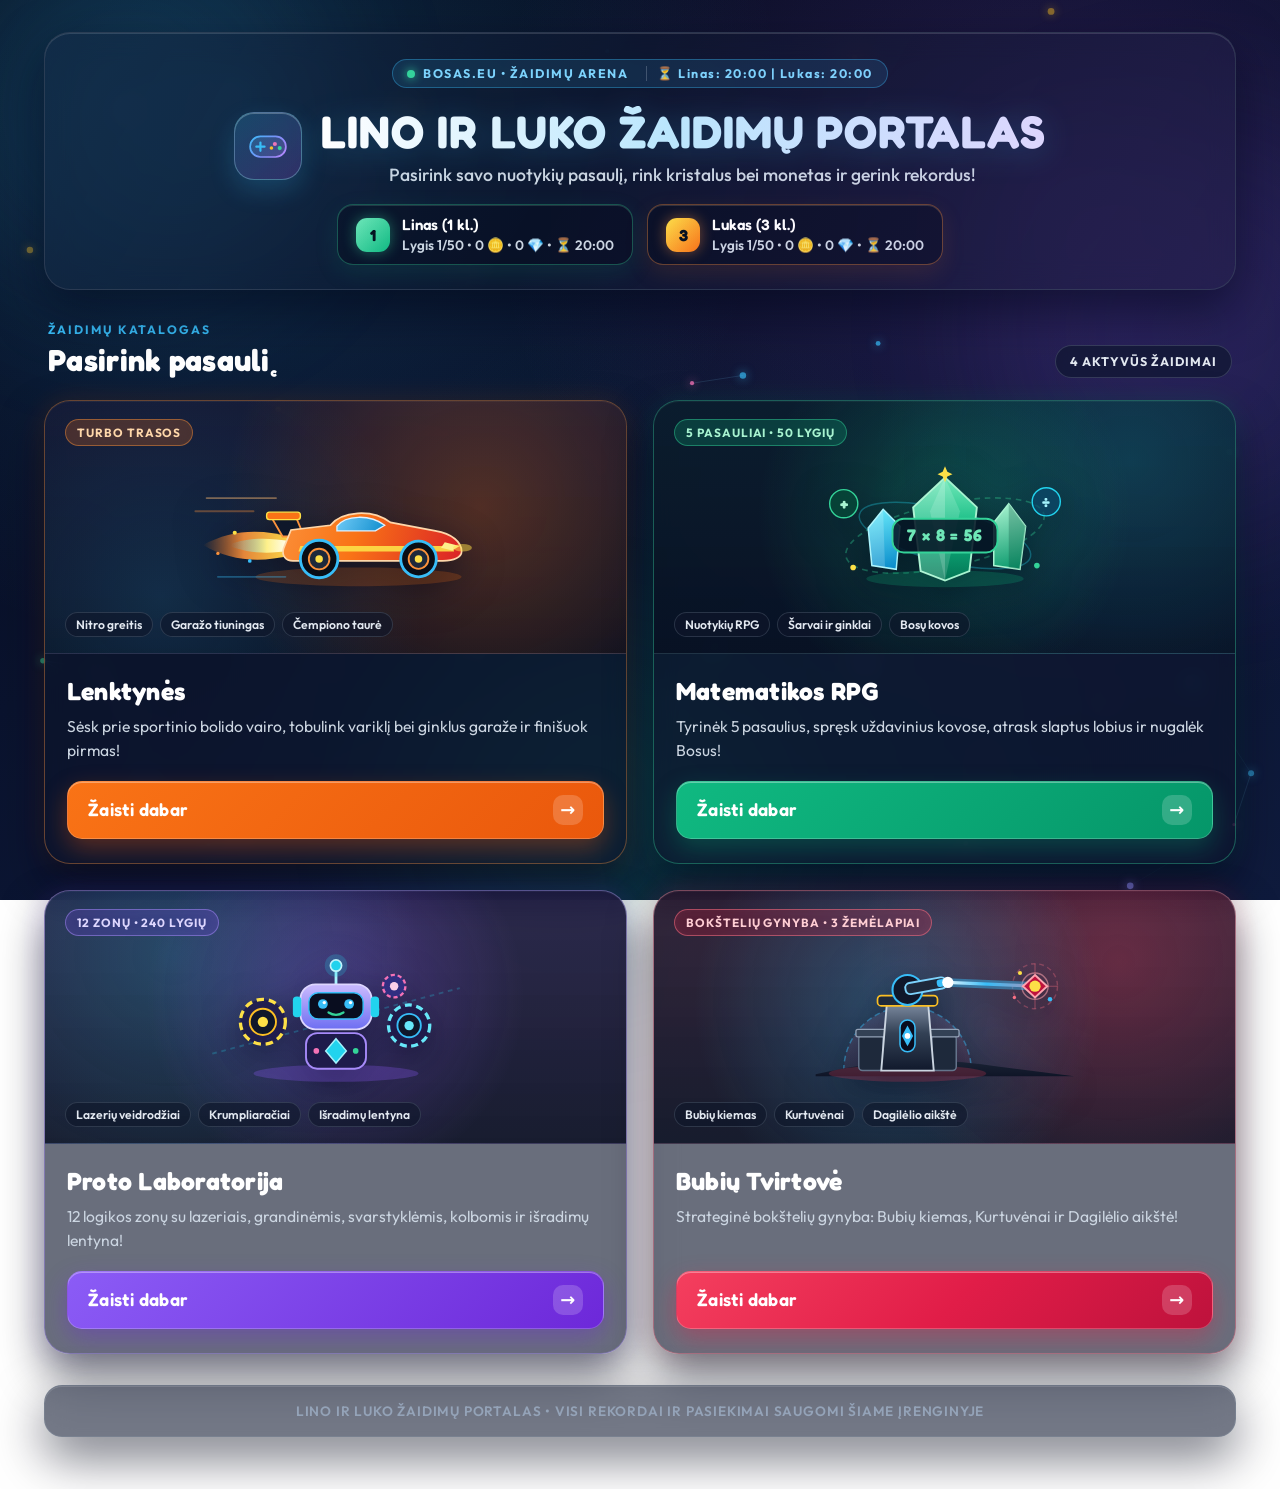
<file: index.html>
<!DOCTYPE html>
<html lang="lt">
<head>
  <meta charset="UTF-8" />
  <meta name="viewport" content="width=device-width, initial-scale=1.0" />
  <meta name="theme-color" content="#060b1e" />
  <title>Lino ir Luko Žaidimų Portalas</title>
  <link rel="preconnect" href="https://fonts.googleapis.com">
  <link rel="preconnect" href="https://fonts.gstatic.com" crossorigin>
  <link href="https://fonts.googleapis.com/css2?family=Fredoka:wght@500;600;700&family=Outfit:wght@400;500;600;700;800&display=swap" rel="stylesheet">
  <link rel="stylesheet" href="./style.css?v=20261122b" />
</head>
<body>
  <!-- Gyvas kosminis dalelių tinklo fonas -->
  <canvas id="cosmic-bg-canvas" aria-hidden="true"></canvas>
  <div class="cosmic-nebula nebula-1" aria-hidden="true"></div>
  <div class="cosmic-nebula nebula-2" aria-hidden="true"></div>
  <div class="cosmic-nebula nebula-3" aria-hidden="true"></div>

  <div class="portal-wrapper">
    <!-- ==================== PORTALO ANTRAŠTĖ ==================== -->
    <header class="portal-header glass-panel">
      <div class="portal-top-badge">
        <span class="pulse-dot"></span>
        <span>BOSAS.EU • ŽAIDIMŲ ARENA</span>
        <span id="portal-daily-timer-banner" style="margin-left:10px;padding-left:10px;border-left:1px solid rgba(148,163,184,0.35);color:#7dd3fc;">
          ⏳ Linas: 20:00 | Lukas: 20:00
        </span>
        <span id="portal-debt-indicator" style="display:none;margin-left:10px;padding:3px 10px;border-radius:999px;background:rgba(239,68,68,0.22);border:1px solid rgba(248,113,113,0.65);color:#fecaca;font-weight:800;font-size:0.82rem;"></span>
      </div>

      <div class="portal-brand-row">
        <div class="portal-logo-badge" aria-hidden="true">
          <svg viewBox="0 0 64 64" width="44" height="44" fill="none">
            <defs>
              <linearGradient id="logoGrad" x1="8" y1="12" x2="56" y2="52" gradientUnits="userSpaceOnUse">
                <stop offset="0%" stop-color="#38bdf8" />
                <stop offset="55%" stop-color="#818cf8" />
                <stop offset="100%" stop-color="#c084fc" />
              </linearGradient>
            </defs>
            <rect x="6" y="18" width="52" height="30" rx="15" fill="url(#logoGrad)" fill-opacity="0.24" stroke="url(#logoGrad)" stroke-width="2.5"/>
            <path d="M21 27v12M15 33h12" stroke="#38bdf8" stroke-width="3.2" stroke-linecap="round"/>
            <circle cx="42" cy="29" r="3" fill="#f472b6"/>
            <circle cx="49" cy="35" r="3" fill="#34d399"/>
            <circle cx="37" cy="35" r="2.6" fill="#fbbf24"/>
          </svg>
        </div>
        <div>
          <h1>LINO IR LUKO ŽAIDIMŲ PORTALAS</h1>
          <p class="portal-subtitle">
            Pasirink savo nuotykių pasaulį, rink kristalus bei monetas ir gerink rekordus!
          </p>
        </div>
      </div>

      <!-- Gyva Lino ir Luko progreso juosta iš localStorage -->
      <div id="portal-heroes-bar" class="portal-heroes-bar">
        <div class="hero-stat-pill pill-linas">
          <span class="hero-avatar" aria-hidden="true">1</span>
          <div class="hero-stat-text">
            <span class="hero-name">Linas (1 kl.)</span>
            <span id="hub-linas-stats" class="hero-metrics">Lygis 1/50 • 0 🪙 • 0 💎 • ⏳ 20:00</span>
          </div>
        </div>
        <div class="hero-stat-pill pill-lukas">
          <span class="hero-avatar" aria-hidden="true">3</span>
          <div class="hero-stat-text">
            <span class="hero-name">Lukas (3 kl.)</span>
            <span id="hub-lukas-stats" class="hero-metrics">Lygis 1/50 • 0 🪙 • 0 💎 • ⏳ 20:00</span>
          </div>
        </div>
      </div>
    </header>

    <!-- ==================== 4 ŽAIDIMŲ GLASSMORPHISM KORTELĖS ==================== -->
    <main class="games-grid-section">
      <div class="section-heading">
        <div class="section-title-wrap">
          <span class="section-kicker">ŽAIDIMŲ KATALOGAS</span>
          <h2>Pasirink pasaulį</h2>
        </div>
        <span class="games-count-badge">4 AKTYVŪS ŽAIDIMAI</span>
      </div>

      <div class="games-grid">
        <!-- 1 KORTELĖ: LENKTYNĖS -->
        <article class="game-tile card-racing" data-tilt onclick="window.location.href='./games/lenktynes/index.html'">
          <div class="card-glare" aria-hidden="true"></div>
          <div class="tile-art art-racing">
            <div class="tile-top-row">
              <span class="tile-status-badge badge-racing">TURBO TRASOS</span>
              <span id="badge-progress-racing" class="corner-progress-badge" hidden></span>
            </div>

            <!-- Unikali detali SVG iliustracija: sportinis bolidas su ugnies pėdsaku -->
            <div class="svg-stage" aria-hidden="true">
              <svg class="card-svg" viewBox="0 0 320 150" fill="none" xmlns="http://www.w3.org/2000/svg">
                <defs>
                  <linearGradient id="fireOuter" x1="18" y1="92" x2="115" y2="92" gradientUnits="userSpaceOnUse">
                    <stop offset="0%" stop-color="#f97316" stop-opacity="0"/>
                    <stop offset="45%" stop-color="#fb923c" stop-opacity="0.9"/>
                    <stop offset="100%" stop-color="#fde047"/>
                  </linearGradient>
                  <linearGradient id="fireCore" x1="48" y1="92" x2="112" y2="92" gradientUnits="userSpaceOnUse">
                    <stop offset="0%" stop-color="#38bdf8" stop-opacity="0"/>
                    <stop offset="60%" stop-color="#fef08a"/>
                    <stop offset="100%" stop-color="#ffffff"/>
                  </linearGradient>
                  <linearGradient id="carBody" x1="95" y1="54" x2="288" y2="110" gradientUnits="userSpaceOnUse">
                    <stop offset="0%" stop-color="#fb923c"/>
                    <stop offset="45%" stop-color="#f97316"/>
                    <stop offset="100%" stop-color="#dc2626"/>
                  </linearGradient>
                  <linearGradient id="canopyGlass" x1="158" y1="52" x2="218" y2="82" gradientUnits="userSpaceOnUse">
                    <stop offset="0%" stop-color="#7dd3fc"/>
                    <stop offset="100%" stop-color="#0284c7"/>
                  </linearGradient>
                </defs>

                <!-- Greičio juostos ir kelio švytėjimas -->
                <ellipse cx="184" cy="126" rx="110" ry="10" fill="#f97316" fill-opacity="0.2"/>
                <line x1="22" y1="42" x2="96" y2="42" stroke="#fdba74" stroke-opacity="0.45" stroke-width="2" stroke-linecap="round"/>
                <line x1="10" y1="56" x2="72" y2="56" stroke="#fb923c" stroke-opacity="0.35" stroke-width="2" stroke-linecap="round"/>
                <line x1="34" y1="126" x2="106" y2="126" stroke="#38bdf8" stroke-opacity="0.35" stroke-width="2" stroke-linecap="round"/>

                <!-- Ugnies / nitro pėdsakas -->
                <path d="M18 92 C48 76, 78 74, 114 84 L112 103 C76 112, 46 108, 18 92 Z" fill="url(#fireOuter)"/>
                <path d="M44 92 C66 84, 86 84, 112 88 L112 98 C86 102, 66 101, 44 92 Z" fill="url(#fireCore)"/>
                <circle cx="52" cy="79" r="2.2" fill="#fde047"/>
                <circle cx="34" cy="101" r="1.8" fill="#fb923c"/>
                <circle cx="68" cy="109" r="2" fill="#38bdf8"/>

                <!-- Galinis spoileris -->
                <path d="M92 64 L118 64 L126 83 L103 83 Z" fill="#0f172a" stroke="#fb923c" stroke-width="2"/>
                <rect x="86" y="57" width="36" height="8" rx="3" fill="#f97316" stroke="#fde047" stroke-width="1.5"/>

                <!-- Pagrindinis sportinio bolido kėbulas -->
                <path d="M104 96 L112 76 L154 71 C166 56, 198 53, 218 68 L266 77 C284 80, 294 89, 294 99 C294 105, 286 109, 274 109 L114 109 C106 109, 102 103, 104 96 Z" fill="url(#carBody)" stroke="#fed7aa" stroke-width="1.8"/>
                <!-- Neoninis šoninis dryžis -->
                <path d="M122 93 L276 93 C281 93, 286 96, 286 99 L120 99 Z" fill="#fde047" fill-opacity="0.9"/>
                <!-- Stiklo kabina -->
                <path d="M161 72 C170 60, 196 59, 212 71 L202 77 L161 77 Z" fill="url(#canopyGlass)" stroke="#e0f2fe" stroke-width="1.4"/>
                <!-- Priekinis sparnas ir žibintas -->
                <path d="M276 89 L292 93 L284 98 L272 95 Z" fill="#fef08a"/>
                <ellipse cx="295" cy="95" rx="10" ry="4" fill="#fde047" fill-opacity="0.5"/>

                <!-- Galinis ratas -->
                <circle cx="142" cy="107" r="20" fill="#090d16" stroke="#38bdf8" stroke-width="3"/>
                <circle cx="142" cy="107" r="11" fill="#1e293b" stroke="#fb923c" stroke-width="2"/>
                <circle cx="142" cy="107" r="4" fill="#fde047"/>

                <!-- Priekinis ratas -->
                <circle cx="248" cy="107" r="19" fill="#090d16" stroke="#38bdf8" stroke-width="3"/>
                <circle cx="248" cy="107" r="10.5" fill="#1e293b" stroke="#fb923c" stroke-width="2"/>
                <circle cx="248" cy="107" r="4" fill="#fde047"/>
              </svg>
            </div>

            <div class="art-tags">
              <span>Nitro greitis</span>
              <span>Garažo tiuningas</span>
              <span>Čempiono taurė</span>
            </div>
          </div>

          <div class="tile-body">
            <div>
              <h3>Lenktynės</h3>
              <p class="tile-desc">
                Sėsk prie sportinio bolido vairo, tobulink variklį bei ginklus garaže ir finišuok pirmas!
              </p>
            </div>
            <div class="tile-footer">
              <a href="./games/lenktynes/index.html" class="play-btn btn-racing">
                <span>Žaisti dabar</span>
                <span class="btn-arrow" aria-hidden="true">→</span>
              </a>
            </div>
          </div>
        </article>

        <!-- 2 KORTELĖ: MATEMATIKOS RPG -->
        <article class="game-tile card-math" data-tilt onclick="window.location.href='./games/math-rpg/index.html'">
          <div class="card-glare" aria-hidden="true"></div>
          <div class="tile-art art-math">
            <div class="tile-top-row">
              <span class="tile-status-badge badge-math">5 PASAULIAI • 50 LYGIŲ</span>
              <span id="badge-progress-math" class="corner-progress-badge" hidden></span>
            </div>

            <!-- Unikali detali SVG iliustracija: švytinti matematikos formulė su kristalais -->
            <div class="svg-stage" aria-hidden="true">
              <svg class="card-svg" viewBox="0 0 320 150" fill="none" xmlns="http://www.w3.org/2000/svg">
                <defs>
                  <linearGradient id="crystalMain" x1="160" y1="22" x2="160" y2="128" gradientUnits="userSpaceOnUse">
                    <stop offset="0%" stop-color="#6ee7b7"/>
                    <stop offset="50%" stop-color="#10b981"/>
                    <stop offset="100%" stop-color="#047857"/>
                  </linearGradient>
                  <linearGradient id="crystalLeft" x1="88" y1="54" x2="108" y2="122" gradientUnits="userSpaceOnUse">
                    <stop offset="0%" stop-color="#67e8f9"/>
                    <stop offset="100%" stop-color="#0284c7"/>
                  </linearGradient>
                  <linearGradient id="crystalRight" x1="220" y1="48" x2="238" y2="120" gradientUnits="userSpaceOnUse">
                    <stop offset="0%" stop-color="#a7f3d0"/>
                    <stop offset="100%" stop-color="#059669"/>
                  </linearGradient>
                </defs>

                <!-- Orbitiniai magiški žiedai -->
                <ellipse cx="160" cy="82" rx="108" ry="34" transform="rotate(-12 160 82)" stroke="#34d399" stroke-opacity="0.35" stroke-width="1.8" stroke-dasharray="6 5"/>
                <ellipse cx="160" cy="82" rx="94" ry="28" transform="rotate(14 160 82)" stroke="#22d3ee" stroke-opacity="0.32" stroke-width="1.6"/>
                <ellipse cx="160" cy="128" rx="84" ry="9" fill="#10b981" fill-opacity="0.22"/>

                <!-- Kairysis kristalas -->
                <polygon points="94,54 112,72 108,118 82,114 78,74" fill="url(#crystalLeft)" stroke="#a5f3fc" stroke-width="1.6"/>
                <polygon points="94,54 96,116 82,114 78,74" fill="#ffffff" fill-opacity="0.18"/>

                <!-- Dešinysis kristalas -->
                <polygon points="228,48 246,72 240,118 212,114 212,68" fill="url(#crystalRight)" stroke="#a7f3d0" stroke-width="1.6"/>
                <polygon points="228,48 228,116 240,118 246,72" fill="#064e3b" fill-opacity="0.28"/>

                <!-- Pagrindinis centro kristalas -->
                <polygon points="160,20 194,52 186,120 160,130 134,120 126,52" fill="url(#crystalMain)" stroke="#a7f3d0" stroke-width="2"/>
                <polygon points="160,20 160,130 134,120 126,52" fill="#ffffff" fill-opacity="0.2"/>
                <polygon points="160,20 176,56 160,130 144,56" fill="#ecfdf5" fill-opacity="0.16"/>

                <!-- Švytinti matematikos formulės plokštelė -->
                <rect x="104" y="64" width="112" height="36" rx="12" fill="#061626" fill-opacity="0.88" stroke="#34d399" stroke-width="2"/>
                <text x="160" y="88" text-anchor="middle" fill="#6ee7b7" font-family="Fredoka, Outfit, sans-serif" font-size="18" font-weight="700" letter-spacing="1">7 × 8 = 56</text>

                <!-- Skriejantys simboliai ir kibirkštys -->
                <circle cx="52" cy="48" r="15" fill="#064e3b" fill-opacity="0.7" stroke="#34d399" stroke-width="1.5"/>
                <text x="52" y="54" text-anchor="middle" fill="#a7f3d0" font-family="Fredoka, sans-serif" font-size="18" font-weight="700">+</text>

                <circle cx="268" cy="46" r="15" fill="#0c4a6e" fill-opacity="0.7" stroke="#22d3ee" stroke-width="1.5"/>
                <text x="268" y="52" text-anchor="middle" fill="#a5f3fc" font-family="Fredoka, sans-serif" font-size="18" font-weight="700">÷</text>

                <circle cx="62" cy="116" r="3" fill="#fde047"/>
                <circle cx="258" cy="114" r="3" fill="#34d399"/>
                <path d="M160 8 L162.5 14 L168 16.5 L162.5 19 L160 25 L157.5 19 L152 16.5 L157.5 14 Z" fill="#fde047"/>
              </svg>
            </div>

            <div class="art-tags">
              <span>Nuotykių RPG</span>
              <span>Šarvai ir ginklai</span>
              <span>Bosų kovos</span>
            </div>
          </div>

          <div class="tile-body">
            <div>
              <h3>Matematikos RPG</h3>
              <p class="tile-desc">
                Tyrinėk 5 pasaulius, spręsk uždavinius kovose, atrask slaptus lobius ir nugalėk Bosus!
              </p>
            </div>
            <div class="tile-footer">
              <a href="./games/math-rpg/index.html" class="play-btn btn-math">
                <span>Žaisti dabar</span>
                <span class="btn-arrow" aria-hidden="true">→</span>
              </a>
            </div>
          </div>
        </article>

        <!-- 3 KORTELĖ: PROTO LABORATORIJA -->
        <article class="game-tile card-lab" data-tilt onclick="window.location.href='./games/logika/index.html'">
          <div class="card-glare" aria-hidden="true"></div>
          <div class="tile-art art-lab">
            <div class="tile-top-row">
              <span class="tile-status-badge badge-lab">12 ZONŲ • 240 LYGIŲ</span>
              <span id="badge-progress-lab" class="corner-progress-badge" hidden></span>
            </div>

            <!-- Unikali detali SVG iliustracija: futuristinis robotas su krumpliaračiais -->
            <div class="svg-stage" aria-hidden="true">
              <svg class="card-svg" viewBox="0 0 320 150" fill="none" xmlns="http://www.w3.org/2000/svg">
                <defs>
                  <linearGradient id="robotBody" x1="160" y1="42" x2="160" y2="132" gradientUnits="userSpaceOnUse">
                    <stop offset="0%" stop-color="#c4b5fd"/>
                    <stop offset="55%" stop-color="#6366f1"/>
                    <stop offset="100%" stop-color="#312e81"/>
                  </linearGradient>
                  <linearGradient id="gearGold" x1="56" y1="54" x2="102" y2="100" gradientUnits="userSpaceOnUse">
                    <stop offset="0%" stop-color="#fde047"/>
                    <stop offset="100%" stop-color="#f59e0b"/>
                  </linearGradient>
                  <linearGradient id="gearCyan" x1="216" y1="60" x2="262" y2="106" gradientUnits="userSpaceOnUse">
                    <stop offset="0%" stop-color="#67e8f9"/>
                    <stop offset="100%" stop-color="#06b6d4"/>
                  </linearGradient>
                </defs>

                <!-- Lazerio spindulys ir šešėlis -->
                <ellipse cx="160" cy="133" rx="88" ry="9" fill="#8b5cf6" fill-opacity="0.28"/>
                <line x1="28" y1="112" x2="292" y2="42" stroke="#22d3ee" stroke-opacity="0.24" stroke-width="2" stroke-dasharray="5 5"/>

                <!-- Kairysis krumpliaratis -->
                <g transform="translate(82 78)">
                  <circle cx="0" cy="0" r="24" fill="#1e1b4b" fill-opacity="0.8" stroke="url(#gearGold)" stroke-width="3.5" stroke-dasharray="8 5.2"/>
                  <circle cx="0" cy="0" r="14" fill="#0f172a" stroke="#fbbf24" stroke-width="2"/>
                  <circle cx="0" cy="0" r="5.5" fill="#fde047"/>
                </g>

                <!-- Dešinysis krumpliaratis -->
                <g transform="translate(238 82)">
                  <circle cx="0" cy="0" r="22" fill="#1e1b4b" fill-opacity="0.8" stroke="url(#gearCyan)" stroke-width="3.5" stroke-dasharray="7.5 4.8"/>
                  <circle cx="0" cy="0" r="12.5" fill="#0f172a" stroke="#38bdf8" stroke-width="2"/>
                  <circle cx="0" cy="0" r="5" fill="#67e8f9"/>
                </g>

                <!-- Mažas viršutinis krumpliaratis -->
                <g transform="translate(222 40)">
                  <circle cx="0" cy="0" r="12" fill="#312e81" stroke="#f472b6" stroke-width="2.5" stroke-dasharray="4.5 3"/>
                  <circle cx="0" cy="0" r="4.5" fill="#fbcfe8"/>
                </g>

                <!-- Roboto antena -->
                <line x1="160" y1="22" x2="160" y2="40" stroke="#a5f3fc" stroke-width="3" stroke-linecap="round"/>
                <circle cx="160" cy="18" r="6" fill="#22d3ee" stroke="#ecfeff" stroke-width="1.8"/>
                <circle cx="160" cy="18" r="12" fill="#22d3ee" fill-opacity="0.22"/>

                <!-- Roboto galva -->
                <rect x="122" y="38" width="76" height="48" rx="16" fill="url(#robotBody)" stroke="#ddd6fe" stroke-width="2"/>
                <!-- Ausinės -->
                <rect x="114" y="51" width="9" height="22" rx="4" fill="#22d3ee"/>
                <rect x="197" y="51" width="9" height="22" rx="4" fill="#22d3ee"/>
                <!-- Ekranas / vizorius -->
                <rect x="131" y="47" width="58" height="28" rx="10" fill="#090d1f" stroke="#38bdf8" stroke-width="1.6"/>
                <!-- Švytinčios akys ir šypsena -->
                <circle cx="146" cy="59" r="5.2" fill="#38bdf8"/>
                <circle cx="147.5" cy="57.5" r="1.8" fill="#ffffff"/>
                <circle cx="174" cy="59" r="5.2" fill="#38bdf8"/>
                <circle cx="175.5" cy="57.5" r="1.8" fill="#ffffff"/>
                <path d="M152 68 Q160 73 168 68" stroke="#34d399" stroke-width="2.4" stroke-linecap="round" fill="none"/>

                <!-- Roboto kūnas ir energijos šerdis -->
                <rect x="128" y="90" width="64" height="38" rx="12" fill="#1e1b4b" stroke="#a78bfa" stroke-width="2"/>
                <polygon points="160,96 171,109 160,122 149,109" fill="#22d3ee" stroke="#a5f3fc" stroke-width="1.6"/>
                <circle cx="139" cy="109" r="3" fill="#f472b6"/>
                <circle cx="181" cy="109" r="3" fill="#34d399"/>
              </svg>
            </div>

            <div class="art-tags">
              <span>Lazerių veidrodžiai</span>
              <span>Krumpliaračiai</span>
              <span>Išradimų lentyna</span>
            </div>
          </div>

          <div class="tile-body">
            <div>
              <h3>Proto Laboratorija</h3>
              <p class="tile-desc">
                12 logikos zonų su lazeriais, grandinėmis, svarstyklėmis, kolbomis ir išradimų lentyna!
              </p>
            </div>
            <div class="tile-footer">
              <a href="./games/logika/index.html" class="play-btn btn-lab">
                <span>Žaisti dabar</span>
                <span class="btn-arrow" aria-hidden="true">→</span>
              </a>
            </div>
          </div>
        </article>

        <!-- 4 KORTELĖ: BUBIŲ TVIRTOVĖ -->
        <article class="game-tile card-defense" data-tilt onclick="window.location.href='./games/gynyba/index.html'">
          <div class="card-glare" aria-hidden="true"></div>
          <div class="tile-art art-defense">
            <div class="tile-top-row">
              <span class="tile-status-badge badge-defense">BOKŠTELIŲ GYNYBA • 3 ŽEMĖLAPIAI</span>
              <span id="badge-progress-defense" class="corner-progress-badge" hidden></span>
            </div>

            <!-- Unikali detali SVG iliustracija: Bubių Tvirtovės lazerinis gynybos bokštas su energijos skydu -->
            <div class="svg-stage" aria-hidden="true">
              <svg class="card-svg" viewBox="0 0 320 150" fill="none" xmlns="http://www.w3.org/2000/svg">
                <defs>
                  <linearGradient id="towerWall" x1="120" y1="48" x2="120" y2="132" gradientUnits="userSpaceOnUse">
                    <stop offset="0%" stop-color="#94a3b8"/>
                    <stop offset="50%" stop-color="#334155"/>
                    <stop offset="100%" stop-color="#0f172a"/>
                  </linearGradient>
                  <linearGradient id="towerShield" x1="120" y1="16" x2="120" y2="134" gradientUnits="userSpaceOnUse">
                    <stop offset="0%" stop-color="#38bdf8" stop-opacity="0.34"/>
                    <stop offset="100%" stop-color="#f43f5e" stop-opacity="0.06"/>
                  </linearGradient>
                  <linearGradient id="laserBeam" x1="158" y1="54" x2="294" y2="34" gradientUnits="userSpaceOnUse">
                    <stop offset="0%" stop-color="#ffffff"/>
                    <stop offset="35%" stop-color="#38bdf8"/>
                    <stop offset="100%" stop-color="#fb7185"/>
                  </linearGradient>
                  <linearGradient id="fortressHill" x1="160" y1="112" x2="160" y2="146" gradientUnits="userSpaceOnUse">
                    <stop offset="0%" stop-color="#1e293b"/>
                    <stop offset="100%" stop-color="#090d1f"/>
                  </linearGradient>
                </defs>

                <!-- Radaro žiedai ir taikinio tinklelis -->
                <circle cx="256" cy="40" r="24" stroke="#fb7185" stroke-opacity="0.32" stroke-width="1.5" stroke-dasharray="5 4"/>
                <circle cx="256" cy="40" r="14" stroke="#fda4af" stroke-opacity="0.55" stroke-width="1.5"/>
                <line x1="232" y1="40" x2="280" y2="40" stroke="#fb7185" stroke-opacity="0.4" stroke-width="1.2"/>
                <line x1="256" y1="16" x2="256" y2="64" stroke="#fb7185" stroke-opacity="0.4" stroke-width="1.2"/>

                <!-- Švytintis energijos skydo kupolas -->
                <path d="M52 130 A68 68 0 0 1 188 130 Z" fill="url(#towerShield)" stroke="#38bdf8" stroke-opacity="0.45" stroke-width="1.6" stroke-dasharray="6 4"/>

                <!-- Tvirtovės kalva ir pamatas -->
                <path d="M22 134 Q120 110 218 126 L298 136 L22 136 Z" fill="url(#fortressHill)"/>
                <ellipse cx="120" cy="133" rx="84" ry="9" fill="#f43f5e" fill-opacity="0.22"/>

                <!-- Šoniniai bastionai -->
                <rect x="68" y="92" width="26" height="38" rx="4" fill="#1e293b" stroke="#64748b" stroke-width="1.6"/>
                <rect x="65" y="86" width="32" height="8" rx="2" fill="#334155" stroke="#94a3b8" stroke-width="1.4"/>
                <rect x="146" y="92" width="26" height="38" rx="4" fill="#1e293b" stroke="#64748b" stroke-width="1.6"/>
                <rect x="143" y="86" width="32" height="8" rx="2" fill="#334155" stroke="#94a3b8" stroke-width="1.4"/>

                <!-- Pagrindinis Tvirtovės bokštas -->
                <path d="M92 130 L98 58 L142 58 L148 130 Z" fill="url(#towerWall)" stroke="#cbd5e1" stroke-width="2"/>
                <!-- Bokšto mūro detalės ir energijos šerdis -->
                <rect x="112" y="76" width="16" height="34" rx="8" fill="#090d1f" stroke="#38bdf8" stroke-width="1.6"/>
                <polygon points="120,82 126,93 120,104 114,93" fill="#38bdf8"/>
                <circle cx="120" cy="93" r="3" fill="#ffffff"/>

                <!-- Bokšto viršutinė platforma ir lazerinė patranka -->
                <rect x="88" y="50" width="64" height="11" rx="4" fill="#1e293b" stroke="#fbbf24" stroke-width="1.8"/>
                <circle cx="120" cy="44" r="16" fill="#0f172a" stroke="#38bdf8" stroke-width="2.2"/>
                <!-- Lazerio vamzdis -->
                <g transform="rotate(-10 120 44)">
                  <rect x="118" y="37" width="44" height="12" rx="5" fill="#1e293b" stroke="#7dd3fc" stroke-width="2"/>
                  <rect x="152" y="39" width="12" height="8" rx="3" fill="#38bdf8"/>
                </g>

                <!-- Lazerio spindulys ir smūgio sprogimas -->
                <line x1="162" y1="36" x2="256" y2="40" stroke="#38bdf8" stroke-opacity="0.45" stroke-width="9" stroke-linecap="round"/>
                <line x1="162" y1="36" x2="256" y2="40" stroke="url(#laserBeam)" stroke-width="3.6" stroke-linecap="round"/>
                <circle cx="163" cy="36" r="6" fill="#ffffff"/>

                <!-- Priešo dronas taikiklyje -->
                <polygon points="256,28 269,40 256,52 243,40" fill="#be123c" stroke="#fda4af" stroke-width="2"/>
                <circle cx="256" cy="40" r="6" fill="#fde047"/>
                <circle cx="240" cy="26" r="2.2" fill="#fde047"/>
                <circle cx="272" cy="54" r="2.4" fill="#38bdf8"/>
                <circle cx="234" cy="52" r="1.8" fill="#fb7185"/>
              </svg>
            </div>

            <div class="art-tags">
              <span>Bubių kiemas</span>
              <span>Kurtuvėnai</span>
              <span>Dagilėlio aikštė</span>
            </div>
          </div>

          <div class="tile-body">
            <div>
              <h3>Bubių Tvirtovė</h3>
              <p class="tile-desc">
                Strateginė bokštelių gynyba: Bubių kiemas, Kurtuvėnai ir Dagilėlio aikštė!
              </p>
            </div>
            <div class="tile-footer">
              <a href="./games/gynyba/index.html" class="play-btn btn-defense">
                <span>Žaisti dabar</span>
                <span class="btn-arrow" aria-hidden="true">→</span>
              </a>
            </div>
          </div>
        </article>
      </div>
    </main>

    <!-- ==================== PORAŠTĖ ==================== -->
    <footer class="portal-footer glass-panel">
      <p>LINO IR LUKO ŽAIDIMŲ PORTALAS • VISI REKORDAI IR PASIEKIMAI SAUGOMI ŠIAME ĮRENGINYJE</p>
    </footer>
  </div>

  <!-- Gyvas kosminis dalelių tinklas, 3D kortelių posvyris ir localStorage pasiekimai -->
  <script>
    (function () {
      // 1. Nuvalome senus root Service Worker'ius
      try {
        if ('serviceWorker' in navigator) {
          navigator.serviceWorker.getRegistrations().then(function (regs) {
            regs.forEach(function (reg) {
              if (reg.scope && !reg.scope.includes('/games/')) {
                reg.unregister();
              }
            });
          });
        }
      } catch (e) {}

      // 2. Užkrauname statistiką ir kortelių kampų ženkliukus iš localStorage
      function getTodayStr() {
        const d = new Date();
        return d.getFullYear() + '-' + String(d.getMonth() + 1).padStart(2, '0') + '-' + String(d.getDate()).padStart(2, '0');
      }

      function readJson(key) {
        try {
          const raw = localStorage.getItem(key);
          return raw ? JSON.parse(raw) : null;
        } catch (e) {
          return null;
        }
      }

      function getRemainingSecForChild(childId, globalKey, fallbackProfile) {
        const today = getTodayStr();
        const dailyBucket = readJson('bosas_playtime_' + today);
        if (dailyBucket && typeof dailyBucket === 'object' && dailyBucket[childId] !== undefined) {
          return Math.max(0, Number(dailyBucket[childId]) || 0);
        }

        let played = 0;
        let limit = 1200;
        const tObj = readJson(globalKey);
        if (tObj && tObj.lastPlayedDate === today) {
          played = Math.max(0, Number(tObj.timePlayedTodaySeconds) || 0);
          limit = Math.max(60, Number(tObj.dailyTimeLimitSeconds) || 1200);
        } else if (fallbackProfile && fallbackProfile.lastPlayedDate === today) {
          played = Math.max(0, Number(fallbackProfile.timePlayedTodaySeconds) || 0);
          limit = Math.max(60, Number(fallbackProfile.dailyTimeLimitSeconds) || 1200);
        }
        return Math.max(0, limit - played);
      }

      function formatClockMMSS(sec) {
        const s = Math.max(0, Math.floor(Number(sec) || 0));
        const mm = String(Math.floor(s / 60)).padStart(2, '0');
        const ss = String(s % 60).padStart(2, '0');
        return `${mm}:${ss}`;
      }

      function getChildDebtFallback(childId) {
        if (window.BosasEduGate && typeof window.BosasEduGate.getDebtSummary === 'function') {
          return window.BosasEduGate.getDebtSummary(childId);
        }
        const raw = readJson('bosas_edu_debt_v1');
        const b = raw && raw[childId];
        const rem = Math.max(0, Math.floor(Number(b?.remaining) || 0));
        return { active: Boolean(b?.active && rem > 0), remaining: b?.active ? rem : 0 };
      }

      function updateDebtBadgeFromSummary(sumLinas, sumLukas) {
        const debtEl = document.getElementById('portal-debt-indicator');
        if (!debtEl) return;
        const parts = [];
        if (sumLinas?.active && sumLinas.remaining > 0) parts.push(`Linas ${sumLinas.remaining} užd.`);
        if (sumLukas?.active && sumLukas.remaining > 0) parts.push(`Lukas ${sumLukas.remaining} užd.`);
        if (parts.length > 0) {
          debtEl.textContent = parts.length === 2 ? `⚠️ Skola: ${parts.join(' | ')}` : `⚠️ Skola: ${parts[0]}`;
          debtEl.style.display = 'inline-flex';
        } else {
          debtEl.textContent = '';
          debtEl.style.display = 'none';
        }
      }

      function refreshPortalTimeAndStats() {
        try {
          const p1 = readJson('skaiciu_karalyste_save_linas_v2');
          const p2 = readJson('skaiciu_karalyste_save_lukas_v2');
          const race1 = readJson('lenktynes_save_linas');
          const race2 = readJson('lenktynes_save_lukas');
          const labData = readJson('proto_lab_progress');

          const g1Crystals = Number(labData?.grade1?.crystals) || 0;
          const g3Crystals = Number(labData?.grade3?.crystals) || 0;

          const rem1 = getRemainingSecForChild('linas', 'bosas_global_time_linas', p1);
          const rem2 = getRemainingSecForChild('lukas', 'bosas_global_time_lukas', p2);
          const mmss1 = formatClockMMSS(rem1);
          const mmss2 = formatClockMMSS(rem2);

          const debt1 = getChildDebtFallback('linas');
          const debt2 = getChildDebtFallback('lukas');
          updateDebtBadgeFromSummary(debt1, debt2);

          const bannerEl = document.getElementById('portal-daily-timer-banner');
          if (bannerEl) {
            bannerEl.textContent = `⏳ Linas: ${mmss1} | Lukas: ${mmss2}`;
          }

          const el1 = document.getElementById('hub-linas-stats');
          if (el1) {
            const debtSuffix1 = debt1?.active ? ` • ⚠️ Skola: ${debt1.remaining} užd.` : '';
            el1.textContent = p1
              ? `Lygis ${p1.unlockedLevel || 1}/50 • ${(p1.coins || 0).toLocaleString('lt-LT')} 🪙 • ${g1Crystals} 💎 • ⏳ ${mmss1}${debtSuffix1}`
              : `Lygis 1/50 • 0 🪙 • ${g1Crystals} 💎 • ⏳ ${mmss1}${debtSuffix1}`;
          }

          const el2 = document.getElementById('hub-lukas-stats');
          if (el2) {
            const debtSuffix2 = debt2?.active ? ` • ⚠️ Skola: ${debt2.remaining} užd.` : '';
            el2.textContent = p2
              ? `Lygis ${p2.unlockedLevel || 1}/50 • ${(p2.coins || 0).toLocaleString('lt-LT')} 🪙 • ${g3Crystals} 💎 • ⏳ ${mmss2}${debtSuffix2}`
              : `Lygis 1/50 • 0 🪙 • ${g3Crystals} 💎 • ⏳ ${mmss2}${debtSuffix2}`;
          }

          window.__refreshPortalTimeAndStats = refreshPortalTimeAndStats;
          return { p1, p2, race1, race2, labData, g1Crystals, g3Crystals };
        } catch (e) {
          return null;
        }
      }

      try {
        const portalData = refreshPortalTimeAndStats();
        const p1 = portalData?.p1;
        const p2 = portalData?.p2;
        const race1 = portalData?.race1;
        const race2 = portalData?.race2;
        const labData = portalData?.labData;
        const g1Crystals = portalData?.g1Crystals || 0;
        const g3Crystals = portalData?.g3Crystals || 0;

        window.addEventListener('pageshow', refreshPortalTimeAndStats);
        window.addEventListener('storage', refreshPortalTimeAndStats);
        document.addEventListener('visibilitychange', function () {
          if (!document.hidden) refreshPortalTimeAndStats();
        });

        // Kortelių kampų pasiekimų ženkliukai (rodomi tik jei localStorage yra įrašų)
        const racingBadge = document.getElementById('badge-progress-racing');
        if (racingBadge && (race1 || race2)) {
          const totalRaceCoins = (Number(race1?.coins) || 0) + (Number(race2?.coins) || 0);
          const totalRaceWins = (Number(race1?.wins) || 0) + (Number(race2?.wins) || 0);
          racingBadge.textContent = totalRaceWins > 0
            ? `🪙 ${totalRaceCoins.toLocaleString('lt-LT')} • 🏆 ${totalRaceWins}`
            : `🪙 ${totalRaceCoins.toLocaleString('lt-LT')}`;
          racingBadge.hidden = false;
        }

        const mathBadge = document.getElementById('badge-progress-math');
        if (mathBadge && (p1 || p2)) {
          const totalMathCoins = (Number(p1?.coins) || 0) + (Number(p2?.coins) || 0);
          const bestLevel = Math.max(Number(p1?.unlockedLevel) || 1, Number(p2?.unlockedLevel) || 1);
          mathBadge.textContent = `⭐ ${bestLevel}/50 • 🪙 ${totalMathCoins.toLocaleString('lt-LT')}`;
          mathBadge.hidden = false;
        }

        const labBadge = document.getElementById('badge-progress-lab');
        if (labBadge && labData) {
          const totalCrystals = g1Crystals + g3Crystals;
          const totalSolved = (Array.isArray(labData?.grade1?.solvedLevels) ? labData.grade1.solvedLevels.length : 0)
            + (Array.isArray(labData?.grade3?.solvedLevels) ? labData.grade3.solvedLevels.length : 0);
          if (totalCrystals > 0 || totalSolved > 0) {
            labBadge.textContent = `💎 ${totalCrystals} • 🧩 ${totalSolved}/240`;
            labBadge.hidden = false;
          }
        }

        const defenseData = readJson('gynyba_save_v1');
        const defenseBadge = document.getElementById('badge-progress-defense');
        if (defenseBadge && defenseData) {
          const totalStars = (Number(defenseData?.linas?.stars) || 0) + (Number(defenseData?.lukas?.stars) || 0);
          const totalWaves = (Number(defenseData?.linas?.bestWave) || 0) + (Number(defenseData?.lukas?.bestWave) || 0);
          if (totalStars > 0 || totalWaves > 0) {
            defenseBadge.textContent = `⭐ ${totalStars} • 🛡️ Banga ${Math.max(Number(defenseData?.linas?.bestWave) || 0, Number(defenseData?.lukas?.bestWave) || 0)}`;
            defenseBadge.hidden = false;
          }
        }
      } catch (e) {}

      // 3. Subtilus 3D kortelių posvyris pagal pelės žymeklį
      const prefersReducedMotion = window.matchMedia && window.matchMedia('(prefers-reduced-motion: reduce)').matches;
      if (!prefersReducedMotion) {
        const cards = document.querySelectorAll('.game-tile[data-tilt]');
        cards.forEach(function (card) {
          card.addEventListener('pointermove', function (e) {
            if (e.pointerType !== 'mouse') return;
            const rect = card.getBoundingClientRect();
            const px = (e.clientX - rect.left) / rect.width;
            const py = (e.clientY - rect.top) / rect.height;
            const rotY = (px - 0.5) * 11;
            const rotX = (0.5 - py) * 9;
            card.style.setProperty('--rx', rotX.toFixed(2) + 'deg');
            card.style.setProperty('--ry', rotY.toFixed(2) + 'deg');
            card.style.setProperty('--gx', (px * 100).toFixed(1) + '%');
            card.style.setProperty('--gy', (py * 100).toFixed(1) + '%');
          });
          card.addEventListener('pointerleave', function () {
            card.style.setProperty('--rx', '0deg');
            card.style.setProperty('--ry', '0deg');
          });
        });
      }

      // 4. Lėtai judančių švytinčių dalelių tinklas fone (Canvas)
      const canvas = document.getElementById('cosmic-bg-canvas');
      if (canvas && canvas.getContext) {
        const ctx = canvas.getContext('2d');
        let w = 0;
        let h = 0;
        let particles = [];
        const palette = ['#38bdf8', '#818cf8', '#34d399', '#f472b6', '#fbbf24'];

        function resizeCanvas() {
          const dpr = Math.min(window.devicePixelRatio || 1, 2);
          w = window.innerWidth;
          h = window.innerHeight;
          canvas.width = Math.floor(w * dpr);
          canvas.height = Math.floor(h * dpr);
          canvas.style.width = w + 'px';
          canvas.style.height = h + 'px';
          ctx.setTransform(dpr, 0, 0, dpr, 0, 0);

          const targetCount = Math.min(58, Math.max(24, Math.floor((w * h) / 28000)));
          if (particles.length !== targetCount) {
            particles = Array.from({ length: targetCount }, function (_, idx) {
              return {
                x: Math.random() * w,
                y: Math.random() * h,
                vx: (Math.random() - 0.5) * 0.28,
                vy: (Math.random() - 0.5) * 0.28,
                r: 1.4 + Math.random() * 2.1,
                color: palette[idx % palette.length],
                alpha: 0.35 + Math.random() * 0.45
              };
            });
          }
        }

        function drawParticles(animate) {
          ctx.clearRect(0, 0, w, h);

          for (let i = 0; i < particles.length; i++) {
            const p = particles[i];
            if (animate) {
              p.x += p.vx;
              p.y += p.vy;
              if (p.x < -10) p.x = w + 10;
              if (p.x > w + 10) p.x = -10;
              if (p.y < -10) p.y = h + 10;
              if (p.y > h + 10) p.y = -10;
            }

            // Švytinčios jungtys tarp artimų dalelių
            for (let j = i + 1; j < particles.length; j++) {
              const q = particles[j];
              const dx = p.x - q.x;
              const dy = p.y - q.y;
              const distSq = dx * dx + dy * dy;
              if (distSq < 18500) {
                const alpha = (1 - distSq / 18500) * 0.16;
                ctx.strokeStyle = 'rgba(125, 211, 252, ' + alpha.toFixed(3) + ')';
                ctx.lineWidth = 1;
                ctx.beginPath();
                ctx.moveTo(p.x, p.y);
                ctx.lineTo(q.x, q.y);
                ctx.stroke();
              }
            }

            ctx.save();
            ctx.globalAlpha = p.alpha;
            ctx.fillStyle = p.color;
            ctx.shadowColor = p.color;
            ctx.shadowBlur = 10;
            ctx.beginPath();
            ctx.arc(p.x, p.y, p.r, 0, Math.PI * 2);
            ctx.fill();
            ctx.restore();
          }

          if (animate) {
            requestAnimationFrame(function () {
              drawParticles(true);
            });
          }
        }

        window.addEventListener('resize', resizeCanvas);
        resizeCanvas();
        drawParticles(!prefersReducedMotion);
      }
    })();
  </script>
  <script type="module">
    import { BosasEduGate } from './shared/edu-gate.js?v=20261122b';
    function syncPortalDebtIndicator() {
      const sumLinas = BosasEduGate.getDebtSummary('linas');
      const sumLukas = BosasEduGate.getDebtSummary('lukas');
      const debtEl = document.getElementById('portal-debt-indicator');
      if (debtEl) {
        const parts = [];
        if (sumLinas.active && sumLinas.remaining > 0) parts.push(`Linas ${sumLinas.remaining} užd.`);
        if (sumLukas.active && sumLukas.remaining > 0) parts.push(`Lukas ${sumLukas.remaining} užd.`);
        if (parts.length > 0) {
          debtEl.textContent = parts.length === 2 ? `⚠️ Skola: ${parts.join(' | ')}` : `⚠️ Skola: ${parts[0]}`;
          debtEl.style.display = 'inline-flex';
        } else {
          debtEl.textContent = '';
          debtEl.style.display = 'none';
        }
      }
      if (typeof window.__refreshPortalTimeAndStats === 'function') {
        window.__refreshPortalTimeAndStats();
      }
    }
    syncPortalDebtIndicator();
    window.addEventListener('pageshow', syncPortalDebtIndicator);
    window.addEventListener('storage', syncPortalDebtIndicator);
    document.addEventListener('visibilitychange', () => {
      if (!document.hidden) syncPortalDebtIndicator();
    });
  </script>
</body>
</html>
</file>
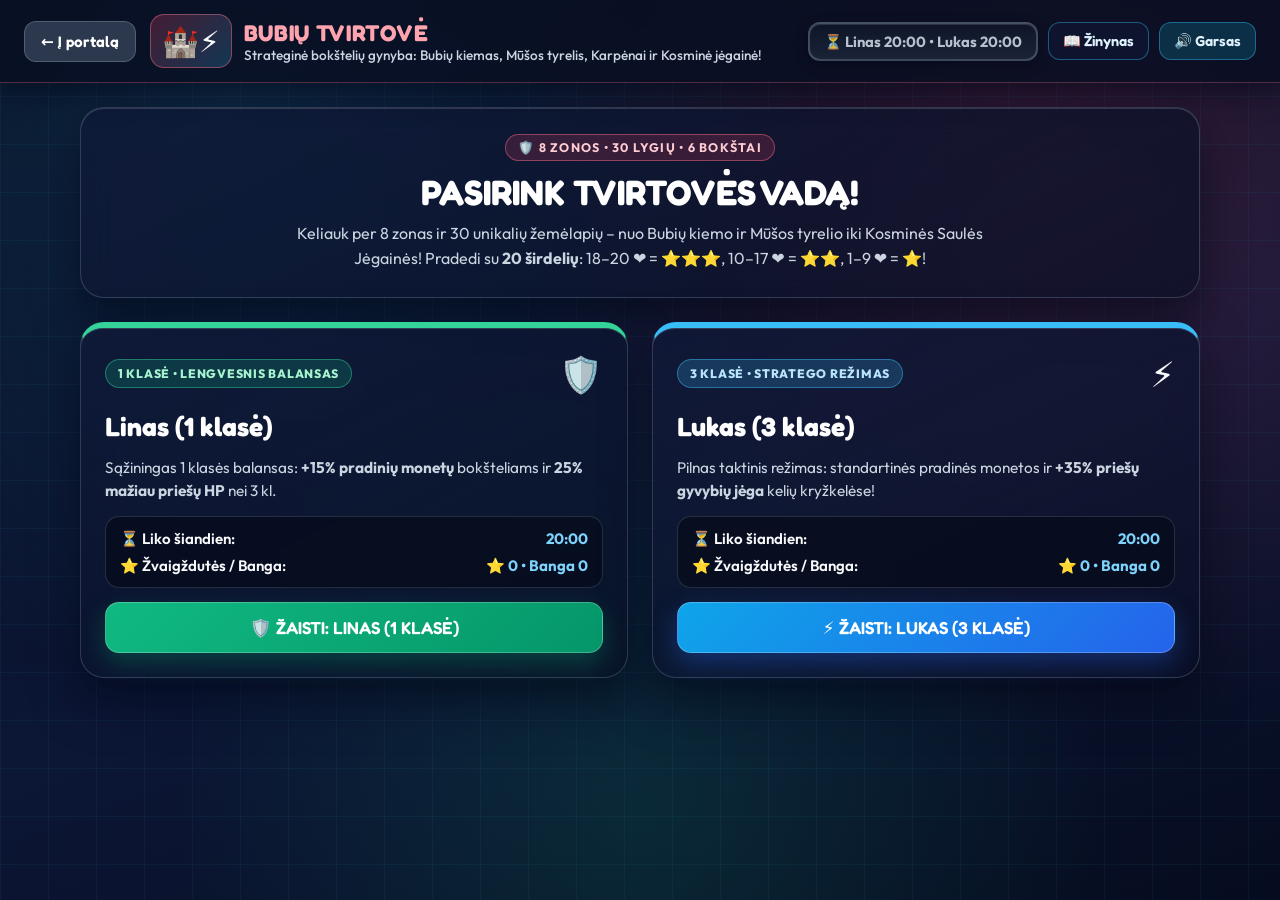
<file: games/gynyba/index.html>
<!DOCTYPE html>
<html lang="lt">
<head>
  <meta charset="UTF-8" />
  <meta name="viewport" content="width=device-width, initial-scale=1.0" />
  <meta name="theme-color" content="#070d20" />
  <script>
    (function () {
      if (typeof window !== 'undefined' && window.location && /\/games\/gynyba$/i.test(window.location.pathname)) {
        window.location.replace(window.location.pathname + '/' + window.location.search + window.location.hash);
      }
    })();
  </script>
  <title>Bubių Tvirtovė – Bokštelių Gynyba</title>
  <link rel="preconnect" href="https://fonts.googleapis.com" />
  <link rel="preconnect" href="https://fonts.gstatic.com" crossorigin />
  <link href="https://fonts.googleapis.com/css2?family=Fredoka:wght@500;600;700&family=Outfit:wght@400;500;600;700;800&display=swap" rel="stylesheet" />
  <link rel="stylesheet" href="./style.css?v=20261122b" />
  <link rel="stylesheet" href="../../shared/edu-gate.css?v=20261122b" />
</head>
<body>
  <div class="td-bg-glow" aria-hidden="true"></div>

  <!-- ==================== VIRŠUTINĖ NAVIGACIJOS JUOSTA ==================== -->
  <header class="top-bar">
    <div class="top-bar-left">
      <a href="../../index.html" class="back-portal-btn">← Į portalą</a>
      <div class="game-brand">
        <span class="brand-icon" aria-hidden="true">🏰⚡</span>
        <div>
          <h1>BUBIŲ TVIRTOVĖ</h1>
          <span class="brand-sub">Strateginė bokštelių gynyba: Bubių kiemas, Mūšos tyrelis, Karpėnai ir Kosminė jėgainė!</span>
        </div>
      </div>
    </div>

    <div class="top-bar-right">
      <div id="top-playtime-slot" class="top-playtime-slot"></div>
      <button id="btn-open-encyclopedia" class="top-action-pill" type="button" title="Atidaryti bokštų ir priešų žinyną">
        📖 Žinynas
      </button>
      <button id="btn-open-tech-top" class="top-action-pill tech-pill hidden" type="button" title="Atidaryti Išradimų medį">
        🔬 Išradimai (<span id="top-avail-stars">0</span>⭐)
      </button>
      <button id="btn-audio-toggle" class="audio-toggle-btn" type="button" aria-pressed="false" title="Įjungti arba išjungti garsą">
        🔊 Garsas
      </button>
      <div id="top-profile-pill" class="hud-pill hud-profile hidden">
        <span id="ui-active-profile">👤 Linas (1 klasė)</span>
      </div>
      <button id="btn-switch-profile" class="switch-profile-btn hidden" type="button">
        Keisti žaidėją
      </button>
    </div>
  </header>

  <main class="td-container">
    <div id="boot-error-banner" class="boot-error-banner hidden" role="alert"></div>
    <!-- ==================== 1. PROFILIO PASIRINKIMO EKRANAS ==================== -->
    <section id="screen-profiles" class="profiles-screen">
      <div class="hero-card glass-panel">
        <span class="hero-kicker">🛡️ 8 ZONOS • 30 LYGIŲ • 6 BOKŠTAI</span>
        <h2>PASIRINK TVIRTOVĖS VADĄ!</h2>
        <p class="hero-desc">
          Keliauk per 8 zonas ir 30 unikalių žemėlapių – nuo Bubių kiemo ir Mūšos tyrelio iki Kosminės Saulės Jėgainės!
          Pradedi su <strong>20 širdelių</strong>: 18–20 ❤️ = ⭐⭐⭐, 10–17 ❤️ = ⭐⭐, 1–9 ❤️ = ⭐!
        </p>
      </div>

      <div class="profiles-grid">
        <!-- LINAS (1 KLASĖ) -->
        <article class="profile-card card-linas glass-panel">
          <div class="profile-card-head">
            <span class="profile-chip chip-linas">1 KLASĖ • LENGVESNIS BALANSAS</span>
            <span class="profile-avatar" aria-hidden="true">🛡️</span>
          </div>
          <h3>Linas (1 klasė)</h3>
          <p class="profile-desc">
            Sąžiningas 1 klasės balansas: <strong>+15% pradinių monetų</strong> bokšteliams ir <strong>25% mažiau priešų HP</strong> nei 3 kl.
          </p>
          <div class="profile-stats">
            <div class="stat-row">
              <span>⏳ Liko šiandien:</span>
              <strong id="linas-time-left">20:00</strong>
            </div>
            <div class="stat-row">
              <span>⭐ Žvaigždutės / Banga:</span>
              <strong id="linas-save-stats">⭐ 0 • Banga 0</strong>
            </div>
          </div>
          <button id="btn-select-linas" class="select-profile-btn btn-linas" type="button">
            🛡️ ŽAISTI: LINAS (1 KLASĖ)
          </button>
        </article>

        <!-- LUKAS (3 KLASĖ) -->
        <article class="profile-card card-lukas glass-panel">
          <div class="profile-card-head">
            <span class="profile-chip chip-lukas">3 KLASĖ • STRATEGO REŽIMAS</span>
            <span class="profile-avatar" aria-hidden="true">⚡</span>
          </div>
          <h3>Lukas (3 klasė)</h3>
          <p class="profile-desc">
            Pilnas taktinis režimas: standartinės pradinės monetos ir <strong>+35% priešų gyvybių jėga</strong> kelių kryžkelėse!
          </p>
          <div class="profile-stats">
            <div class="stat-row">
              <span>⏳ Liko šiandien:</span>
              <strong id="lukas-time-left">20:00</strong>
            </div>
            <div class="stat-row">
              <span>⭐ Žvaigždutės / Banga:</span>
              <strong id="lukas-save-stats">⭐ 0 • Banga 0</strong>
            </div>
          </div>
          <button id="btn-select-lukas" class="select-profile-btn btn-lukas" type="button">
            ⚡ ŽAISTI: LUKAS (3 KLASĖ)
          </button>
        </article>
      </div>
    </section>

    <!-- ==================== 2. KAMPANIJOS PASAULIO ŽEMĖLAPIS (30 LYGIŲ) ==================== -->
    <section id="screen-campaign" class="campaign-screen hidden">
      <div class="campaign-header glass-panel">
        <div>
          <span class="hero-kicker">🗺️ KAMPANIJOS ŽEMĖLAPIS • 8 ZONOS • 30 LYGIŲ</span>
          <h2>KELIONĖ NUO BUBIŲ KIEMO IKI KOSMINĖS JĖGAINĖS</h2>
          <p class="campaign-sub">
            Įveik lygį ir atrakink naują etapą per <strong>Žinių Vartus</strong>! Kiekvienoje zonoje laukia Bosas, o įveiktus lygius gali peržaisti 🔥 Veterano režimu!
          </p>
        </div>
        <div class="campaign-summary-pills">
          <span class="battle-stat">⭐ Žvaigždutės: <strong id="campaign-total-stars">0 / 90</strong></span>
          <span class="battle-stat">👑 Veteranas: <strong id="campaign-veteran-count">0 / 30</strong></span>
          <span class="battle-stat">🔓 Atrakinta: <strong id="campaign-unlocked-count">1 / 30</strong></span>
          <button id="btn-open-tech-tree" class="campaign-action-btn tech-btn" type="button">
            🔬 Išradimų medis (<span id="campaign-avail-stars">0</span> ⭐)
          </button>
          <button id="btn-open-encyclopedia-camp" class="campaign-action-btn" type="button">
            📖 Žinynas
          </button>
        </div>
      </div>

      <div class="campaign-controls-row glass-panel">
        <div class="campaign-act-tabs" role="tablist" aria-label="Kampanijos zonos">
          <button id="btn-camp-tab-1" class="camp-tab-btn active" type="button" role="tab" aria-selected="true">
            🗺️ 1–4 zonos (1–12 lyg.)
          </button>
          <button id="btn-camp-tab-2" class="camp-tab-btn" type="button" role="tab" aria-selected="false">
            🚀 5–8 zonos (13–30 lyg.)
          </button>
        </div>
        <button
          id="btn-veteran-toggle"
          class="veteran-toggle-btn"
          type="button"
          aria-pressed="false"
          title="Įjungus: tik 10 širdelių ir +35% priešų HP jau įveiktuose lygiuose (apdovanojama 👑 ir +1 ⭐)"
        >
          🔥 Veterano iššūkis: IŠJUNGTA
        </button>
      </div>

      <div id="campaign-zones-bar" class="campaign-zones-bar"></div>

      <div class="campaign-map-panel glass-panel">
        <div id="campaign-journey-map" class="campaign-journey-map">
          <svg id="campaign-svg-road" class="campaign-svg-road" viewBox="0 0 1000 520" preserveAspectRatio="none" aria-hidden="true">
            <defs>
              <linearGradient id="campRoadGrad" x1="0" y1="0" x2="1000" y2="0" gradientUnits="userSpaceOnUse">
                <stop offset="0%" stop-color="#4ade80"/>
                <stop offset="33%" stop-color="#38bdf8"/>
                <stop offset="66%" stop-color="#2dd4bf"/>
                <stop offset="100%" stop-color="#a855f7"/>
              </linearGradient>
            </defs>
            <!-- Zonos foninės sritys (dinamiškai atnaujinamos pagal 1–4 / 5–8 skirtuką) -->
            <g id="campaign-zone-rects">
              <rect x="0" y="0" width="250" height="520" fill="rgba(34, 197, 94, 0.08)"/>
              <rect x="250" y="0" width="250" height="520" fill="rgba(56, 189, 248, 0.08)"/>
              <rect x="500" y="0" width="250" height="520" fill="rgba(16, 185, 129, 0.08)"/>
              <rect x="750" y="0" width="250" height="520" fill="rgba(244, 63, 94, 0.08)"/>
            </g>
            <path id="campaign-road-shadow" fill="none" stroke="rgba(2, 6, 23, 0.65)" stroke-width="18" stroke-linecap="round" stroke-linejoin="round"/>
            <path id="campaign-road-line" fill="none" stroke="url(#campRoadGrad)" stroke-width="8" stroke-linecap="round" stroke-linejoin="round" stroke-dasharray="14 10"/>
          </svg>
          <div id="campaign-nodes-layer" class="campaign-nodes-layer"></div>
        </div>
      </div>
    </section>

    <!-- ==================== 3. TAKTINIS ŽAIDIMO EKRANAS ==================== -->
    <section id="screen-game" class="game-screen hidden">
      <!-- Navigacija į kampaniją ir gyvas HUD -->
      <div class="map-selector-bar glass-panel">
        <div class="map-tabs">
          <button id="btn-back-campaign" class="secondary-action-btn" type="button">
            🗺️ Kampanijos žemėlapis
          </button>
          <span id="ui-active-level-badge" class="zone-active-chip">1 Zona • 6 bangos</span>
        </div>

        <div class="battle-hud">
          <span class="battle-stat stat-hearts" title="Likę širdelės ir žvaigždučių prognozė">
            ❤️ <strong id="hud-hearts">20</strong>/<span id="hud-max-hearts">20</span> <span id="hud-stars-preview">⭐⭐⭐</span>
          </span>
          <span class="battle-stat stat-coins">
            🪙 <strong id="hud-coins">240</strong>
          </span>
          <span class="battle-stat stat-wave">
            🌊 Banga: <strong id="hud-wave">0 / 6</strong>
          </span>
        </div>
      </div>

      <!-- Taktinė arena -->
      <div class="tactical-workspace glass-panel">
        <div class="workspace-header">
          <div>
            <div class="title-badge-row">
              <h2 id="map-title">🏡 Bubių kiemas</h2>
              <span id="ui-profile-balance-badge" class="balance-chip">1 kl. balansas</span>
            </div>
            <p id="map-subtitle" class="map-subtitle">
              Paspausk ant pažymėtos statybos aikštelės (+), kad pasirinktum bokštelį ir matytum jo veikimo spindulį!
            </p>
          </div>

          <div class="wave-actions">
            <button id="btn-speed-toggle" class="control-pill-btn" type="button" title="Perjungti žaidimo greitį 1x arba 2x">
              ⏩ 1x
            </button>
            <button id="btn-pause-toggle" class="control-pill-btn" type="button" title="Pristabdyti arba tęsti kovą">
              ⏸ Pauzė
            </button>
            <button id="btn-restart-map" class="secondary-action-btn" type="button" title="Pradėti šį žemėlapį iš naujo">
              🔄 Iš naujo
            </button>
            <button id="btn-call-wave" class="primary-wave-btn" type="button">
              <span id="ui-call-wave-label">🔔 Kviesti bangą dabar!</span>
              <span id="ui-early-wave-bonus" class="early-bonus-pill hidden">+0 🪙</span>
            </button>
          </div>
        </div>

        <!-- Drobė su iškylančiais statybos ir bokšto valdymo meniu -->
        <div id="canvas-frame" class="canvas-frame">
          <canvas id="gynyba-canvas" width="900" height="500" aria-label="Bubių Tvirtovės taktinis žemėlapis"></canvas>

          <!-- Bangos peržiūros kortelė (paspaudus / užvedus ant ikonos kelio pradžioje) -->
          <div id="wave-preview-card" class="wave-preview-card hidden" role="region" aria-label="Būsimos bangos sudėtis">
            <div class="floating-menu-head">
              <span id="wave-preview-headline">⚠️ Ateina skraidančios širšės!</span>
              <button id="btn-close-wave-preview" class="menu-close-x" type="button" aria-label="Uždaryti">✕</button>
            </div>
            <div id="wave-preview-warnings" class="wave-preview-warnings hidden"></div>
            <div id="wave-preview-list" class="wave-preview-list"></div>
          </div>

          <!-- Bonusinės zonos paaiškinimas užvedus pelę arba bakstelėjus -->
          <div id="bonus-zone-tooltip" class="bonus-zone-tooltip hidden" role="status"></div>

          <!-- Dvifazio Zonos Boso viršutinė HP juosta -->
          <div id="boss-hp-bar" class="boss-hp-bar hidden" role="status">
            <div class="boss-hp-head">
              <span id="boss-hp-name" class="boss-hp-name">👑 Zonos Bosas</span>
              <span id="boss-hp-phase" class="boss-hp-phase">1 FAZĖ</span>
              <span id="boss-hp-numbers" class="boss-hp-numbers">2450 / 2450</span>
            </div>
            <div class="boss-hp-track">
              <div id="boss-hp-fill" class="boss-hp-fill"></div>
              <div class="boss-hp-mid-marker" title="50% – 2-oji fazė"></div>
            </div>
          </div>

          <!-- Kompaktiškas radialinis statybos meniu ant tuščios aikštelės -->
          <div id="pad-build-menu" class="floating-pad-menu hidden" role="dialog" aria-label="Bokštelio statyba">
            <div class="floating-menu-head">
              <span>🏗️ Statyti bokštelį</span>
              <button id="btn-close-build-menu" class="menu-close-x" type="button" aria-label="Uždaryti">✕</button>
            </div>
            <div id="pad-build-options" class="radial-build-grid"></div>
          </div>

          <!-- Bokštelio inspektorius: taikymo prioritetai, tobulinimas ir pardavimas (75%) -->
          <div id="tower-inspector-menu" class="floating-pad-menu inspector-menu hidden" role="dialog" aria-label="Bokštelio valdymas">
            <div class="floating-menu-head">
              <span id="inspector-tower-title">🔦 Lazerio bokštas • Lyg. 1</span>
              <button id="btn-close-inspector" class="menu-close-x" type="button" aria-label="Uždaryti">✕</button>
            </div>

            <div id="inspector-tower-stats" class="inspector-stats-line">
              Žala: 22 • Spindulys: 155 • Greitis: 0.45s
            </div>

            <div class="priority-section">
              <span class="priority-heading">🎯 Taikymo prioritetas:</span>
              <div id="inspector-priority-grid" class="priority-grid"></div>
            </div>

            <div id="inspector-evolutions-box" class="evolutions-section hidden">
              <span class="priority-heading">✨ 4-ojo lygio evoliucija (pasirink 1 iš 2):</span>
              <div id="inspector-evolutions-grid" class="evolutions-grid"></div>
            </div>

            <button id="btn-rally-point" class="insp-btn insp-rally hidden" type="button">
              🚩 Keisti budėjimo tašką (Rally Point)
            </button>

            <div class="inspector-actions">
              <button id="btn-upgrade-tower" class="insp-btn insp-upgrade" type="button">
                ⬆️ Tobulinti (65 🪙)
              </button>
              <button id="btn-smart-upgrade" class="insp-btn insp-smart hidden" type="button">
                🧠 Nemokamas patobulinimas (1 uždavinys)
              </button>
              <button id="btn-sell-tower" class="insp-btn insp-sell" type="button">
                💰 Parduoti (+53 🪙)
              </button>
            </div>
          </div>

          <!-- Žemėlapio pabaigos (Pergalės / Pralaimėjimo) langas -->
          <div id="battle-result-overlay" class="battle-result-overlay hidden" role="dialog" aria-modal="true">
            <div class="battle-result-card">
              <div id="result-icon" class="result-icon" aria-hidden="true">🏆</div>
              <h3 id="result-title">TVIRTOVĖ APGINTA!</h3>
              <div id="result-stars" class="result-stars">⭐⭐⭐</div>
              <p id="result-desc" class="result-desc">
                Išsaugojai 20 / 20 širdelių ir uždirbai 3 žvaigždutes!
              </p>
              <div class="result-actions">
                <button id="btn-result-replay" class="secondary-action-btn" type="button">
                  🔄 Žaisti dar kartą
                </button>
                <button id="btn-result-campaign" class="secondary-action-btn" type="button">
                  🗺️ Į kampaniją
                </button>
                <button id="btn-result-next-level" class="primary-wave-btn hidden" type="button">
                  🔓 Kitas lygis →
                </button>
              </div>
            </div>
          </div>
        </div>

        <!-- Apatinė trumpa atmintinė / legenda -->
        <div class="td-legend-bar">
          <span>💡 <strong>Aikštelės (+):</strong> paspausk aikštelę, pasirink bokštą ir pamatysi tikslų šūvio spindulį.</span>
          <span>🎯 <strong>Prioritetai:</strong> Pirmas • Stipriausias • Paskutinis • Arčiausias.</span>
          <span>💰 <strong>Ekonomika:</strong> pardavus grįžta 75% monetų • ankstyva banga duoda premiją!</span>
        </div>
      </div>
    </section>
  </main>

  <!-- ==================== IŠRADIMŲ MEDIS (STAR UPGRADES TECH TREE) ==================== -->
  <div id="tech-tree-modal" class="feature-modal hidden" role="dialog" aria-modal="true" aria-labelledby="tech-modal-title">
    <div class="feature-modal-card glass-panel">
      <div class="floating-menu-head">
        <span class="kg-badge">🔬 IŠRADIMŲ MEDIS</span>
        <button id="btn-close-tech-modal" class="menu-close-x" type="button" aria-label="Uždaryti">✕</button>
      </div>
      <div class="feature-modal-toprow">
        <div>
          <h3 id="tech-modal-title">Nuolatiniai Tvirtovės išradimai</h3>
          <p class="kg-subtitle">Uždirbk žvaigždutes lygiuose ir sustiprink savo armiją. Bet kada gali nemokamai perstatyti!</p>
        </div>
        <div class="tech-stars-box">
          <span class="battle-stat">⭐ Laisva: <strong id="tech-avail-stars">0</strong></span>
          <button id="btn-reset-tech-stars" class="reset-stars-btn" type="button">
            🔄 Perstatyti žvaigždutes
          </button>
        </div>
      </div>
      <div id="tech-tree-grid" class="tech-grid"></div>
    </div>
  </div>

  <!-- ==================== ENCIKLOPEDIJA (BOKŠTŲ IR PRIEŠŲ ŽINYNAS) ==================== -->
  <div id="encyclopedia-modal" class="feature-modal hidden" role="dialog" aria-modal="true" aria-labelledby="ency-modal-title">
    <div class="feature-modal-card feature-modal-wide glass-panel">
      <div class="floating-menu-head">
        <span class="kg-badge">📖 BUBIŲ TVIRTOVĖS ŽINYNAS</span>
        <button id="btn-close-ency-modal" class="menu-close-x" type="button" aria-label="Uždaryti">✕</button>
      </div>
      <div class="feature-modal-toprow">
        <div>
          <h3 id="ency-modal-title">Bokštelių ir priešų enciklopedija</h3>
          <p class="kg-subtitle">Išstudijuok kiekvieno bokštelio stiprybes ir sutiktų priešų silpnąsias vietas!</p>
        </div>
        <div class="ency-tabs">
          <button id="btn-ency-tab-towers" class="ency-tab-btn active" type="button">🏰 Bokšteliai (6)</button>
          <button id="btn-ency-tab-enemies" class="ency-tab-btn" type="button">👾 Priešai ir Bosai (21)</button>
          <button id="btn-ency-tab-world" class="ency-tab-btn" type="button">🗺️ Žemėlapis ir bonusai</button>
        </div>
      </div>
      <div id="encyclopedia-content" class="encyclopedia-grid"></div>
    </div>
  </div>

  <!-- ==================== PROTINGO PATOBULINIMO MODALAS (NEUŽDAROMAS) ==================== -->
  <div id="knowledge-gate-modal" class="knowledge-gate-modal hidden" role="dialog" aria-modal="true" aria-labelledby="kg-title">
    <div class="knowledge-gate-card glass-panel">
      <div class="floating-menu-head">
        <span id="kg-badge" class="kg-badge">🧠 PROTINGAS PATOBULINIMAS</span>
      </div>
      <div class="kg-status-row">
        <span id="kg-category-badge" class="kg-pill kg-cat-pill">🕒 Laikrodis</span>
        <span id="kg-remaining-pill" class="kg-pill kg-rem-pill">1 užduotis (1 bandymas)</span>
        <span id="kg-mistakes-pill" class="kg-pill kg-err-pill hidden">Klaidos: 0</span>
      </div>
      <h3 id="kg-title">Nemokamas bokštelio patobulinimas!</h3>
      <p id="kg-subtitle" class="kg-subtitle">Išspręsk iš 1-o karto teisingai ir pakelk bokštelio lygį už 0 🪙!</p>
      <div id="kg-visual-wrap" class="kg-visual-wrap hidden">
        <div id="kg-visual-container" class="kg-visual-svg" aria-label="Užduoties iliustracija"></div>
      </div>
      <div id="kg-question" class="kg-question">8 + 7 = ?</div>
      <div id="kg-penalty-banner" class="kg-penalty-banner hidden"></div>
      <div id="kg-options" class="kg-options"></div>
      <div id="kg-explanation-box" class="kg-explanation-box hidden"></div>
      <div id="kg-feedback" class="kg-feedback hidden"></div>
      <button id="btn-kg-next" class="kg-next-btn hidden" type="button">Tęsti žaidimą →</button>
    </div>
  </div>

  <script type="module" src="./js/main.js?v=20261122b"></script>
</body>
</html>
</file>
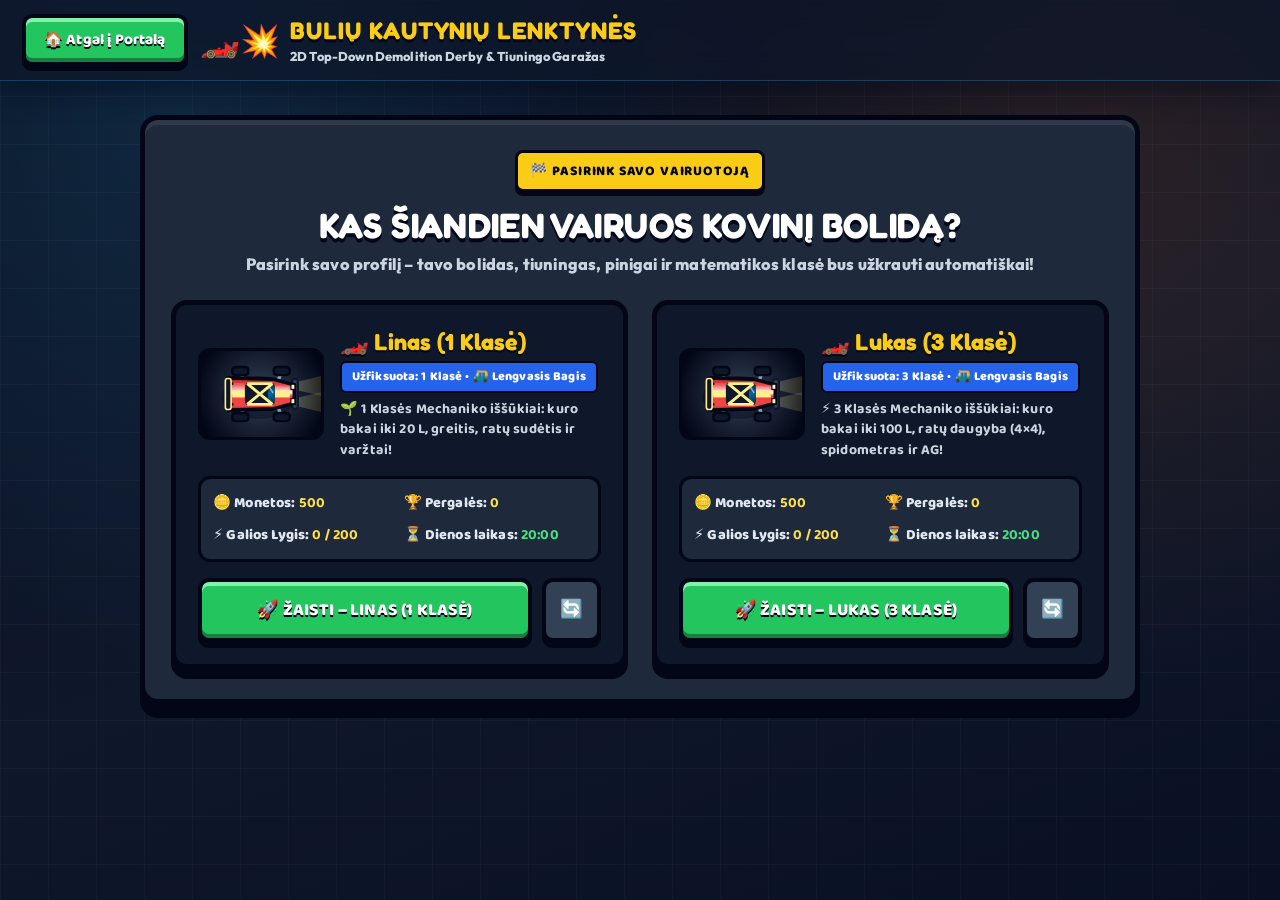
<file: games/lenktynes/index.html>
<!DOCTYPE html>
<html lang="lt">
<head>
  <meta charset="UTF-8" />
  <meta name="viewport" content="width=device-width, initial-scale=1.0" />
  <title>Bulių Kautynių Lenktynės – Lino ir Luko Žaidimų Portalas</title>
  <link rel="preconnect" href="https://fonts.googleapis.com">
  <link rel="preconnect" href="https://fonts.gstatic.com" crossorigin>
  <link href="https://fonts.googleapis.com/css2?family=Fredoka:wght@500;600;700&family=Outfit:wght@400;500;600;700;800;900&family=Baloo+2:wght@600;700;800&family=Bungee&family=Nunito:wght@700;800;900&family=Press+Start+2P&family=Russo+One&display=swap" rel="stylesheet">
  <link rel="stylesheet" href="./style.css?v=20261122b" />
  <link rel="stylesheet" href="../../shared/edu-gate.css?v=20261122b" />
</head>
<body>
  <!-- ==================== VIRŠUTINĖ PORTALO IR HUD JUOSTA ==================== -->
  <header class="top-bar">
    <div class="top-bar-left">
      <a href="../../index.html" class="back-portal-btn">🏠 Atgal į Portalą</a>
      <div class="game-brand">
        <span class="brand-icon">🏎️💥</span>
        <div>
          <h1>BULIŲ KAUTYNIŲ LENKTYNĖS</h1>
          <span class="brand-sub">2D Top-Down Demolition Derby &amp; Tiuningo Garažas</span>
        </div>
      </div>
    </div>

    <!-- Rodoma pasirinkus profilį (Garaže ir Lenktynėse) -->
    <div id="top-bar-active-driver" class="top-bar-right hidden">
      <button id="btn-open-profiles" class="profile-switch-pill" title="Grįžti į profilių pasirinkimą">
        👤 <span id="ui-driver-name">Linas (1 Klasė)</span>
      </button>

      <!-- GLOBALUS PORTALO LAIKMATIS (MM:SS) -->
      <button id="btn-global-timer" class="wallet-pill timer-pill" title="Dienos žaidimo laikas (Tėvų kontrolė)">
        <span id="ui-global-timer">⏳ Liko: 20:00</span>
      </button>

      <div class="wallet-pill coins-pill">
        <span>🪙</span>
        <strong id="ui-coins">500</strong>
      </div>
      <div class="wallet-pill wins-pill">
        <span>🏆</span>
        <strong id="ui-wins">0</strong>
      </div>
    </div>
  </header>

  <!-- ==================== 0 EKRANAS: PRADINIS LINO IR LUKO PROFILIŲ PASIRINKIMAS ==================== -->
  <section id="screen-profiles" class="profiles-screen">
    <div class="profiles-card">
      <div class="profiles-header">
        <span class="profiles-badge">🏁 PASIRINK SAVO VAIRUOTOJĄ</span>
        <h2>KAS ŠIANDIEN VAIRUOS KOVINĮ BOLIDĄ?</h2>
        <p>Pasirink savo profilį – tavo bolidas, tiuningas, pinigai ir matematikos klasė bus užkrauti automatiškai!</p>
      </div>

      <div id="named-profiles-grid" class="named-profiles-grid"></div>
    </div>
  </section>

  <!-- ==================== 1 EKRANAS: IŠSAMUS GARAŽAS (TUNING SHOP) ==================== -->
  <main id="screen-garage" class="garage-layout hidden">
    <!-- KAIRĖ PUSĖ: DIDELIS MAŠINOS MODELIS, REMONTAS, TRASOS PASIRINKIMAS IR STARTAS -->
    <section class="garage-showcase-card">
      <div class="showcase-header">
        <div>
          <span class="garage-badge">🔧 TIUNINGO PAKĖLĖJAS</span>
          <h2 id="garage-driver-title">Lino Kovinis Bolidas</h2>
        </div>
        <button id="btn-toggle-spin" class="spin-toggle-btn" title="Pasukti apžiūros kampą">
          🔄 Sukti: Įjungta
        </button>
      </div>

      <!-- DIDELIS TOP-DOWN MAŠINOS MODELIO CANVAS -->
      <div class="car-turntable-wrap">
        <canvas id="garage-preview-canvas" width="460" height="235"></canvas>
        <div class="turntable-hint">
          Visos detalės (bamperis, 7 stogo ginklai, padangos, spalva) realiai matomos ir veikia trasoje!
        </div>
      </div>

      <!-- MAŠINOS BŪKLĖ (HP) IR REMONTAS -->
      <div class="car-health-panel">
        <div class="hp-header-row">
          <span>🛡️ Kėbulo Būklė (HP):</span>
          <strong id="garage-hp-text">100 / 100 HP</strong>
        </div>
        <div class="hp-bar-outer">
          <div id="garage-hp-fill" class="hp-bar-fill" style="width: 100%;"></div>
        </div>

        <div id="garage-repair-warning" class="garage-repair-warning hidden">
          ⚠️ Mašina sudaužyta! Prieš lenktynes būtina ją suremontuoti.
        </div>

        <div id="repair-actions-row" class="repair-actions-row hidden">
          <button id="btn-repair-math" class="repair-btn repair-math-btn">
            🛠️ Taisyti nemokamai (išspręsk 3 užduotis)
          </button>
          <button id="btn-repair-coins" class="repair-btn repair-coins-btn">
            🪙 Greitas remontas (120 🪙)
          </button>
        </div>
      </div>

      <!-- BOLIDO CHARAKTERISTIKOS (KLASĖ, ASFALTAS vs PURVAS, GINKLAS, GALIOS LYGIS) -->
      <div class="car-stats-grid">
        <div class="stat-box">
          <span class="stat-label">🚘 Kėbulo Klasė</span>
          <strong id="stat-chassis">🛺 Lengvasis Bagis</strong>
        </div>
        <div class="stat-box">
          <span class="stat-label">🏎️ Greitis (Asfaltas / Purvas)</span>
          <strong id="stat-speed">180 / 180 km/h</strong>
        </div>
        <div class="stat-box">
          <span class="stat-label">💥 Taranas (Smūgio Galia)</span>
          <strong id="stat-ram">75%</strong>
        </div>
        <div class="stat-box">
          <span class="stat-label">⚡ Galios Lygis (Power Lvl)</span>
          <strong id="stat-micro-total">0 (AI prisitaiko!)</strong>
        </div>
      </div>

      <!-- 3 PUNKTAS: TRASOS PASIRINKIMAS (ASFALTO ŽIEDAS vs PURVO/BEKELĖS ARENA) -->
      <div class="track-picker-panel">
        <div class="track-picker-title">🗺️ PASIRINK LENKTYNIŲ TRASĄ:</div>
        <div id="track-selector-cards" class="track-selector-cards"></div>
        <div class="track-layout-picker-row">
          <span class="track-layout-title">📐 TRASOS FORMA:</span>
          <div id="layout-selector-pills" class="layout-selector-pills">
            <button class="layout-pill active" data-layout="auto">⭐ Pagal temą</button>
            <button class="layout-pill" data-layout="ring">🔄 Žiedas</button>
            <button class="layout-pill" data-layout="figure8">♾️ Aštuoniukė</button>
            <button class="layout-pill" data-layout="zigzag">⚡ Zigzagas</button>
          </div>
        </div>
        <div id="tire-surface-advice" class="tire-surface-advice"></div>
      </div>

      <!-- DIDELIS MYGTUKAS „Į TRASĄ!“ -->
      <button id="btn-start-race" class="start-race-btn">
        🏁 VAŽIUOTI Į TRASĄ! (3 RATAI / 90s)
      </button>
    </section>

    <!-- DEŠINĖ PUSĖ: TIUNINGO DETALIŲ IR 50 LYGIŲ MIKRO-TOBULINIMŲ PARDUOTUVĖ -->
    <section class="garage-shop-card">
      <div class="shop-top-banner">
        <div>
          <h2>🛠️ TIUNINGO DIRBTUVĖS IR GINKLUOTĖ</h2>
          <p>Išspręsk 3 greitus <strong>Mechaniko uždavinius</strong> ir pirk ginklus, padangas bei 50 lygių mikro-tobulinimus su <strong>-60% nuolaida</strong>!</p>
        </div>
      </div>

      <!-- 6 KATEGORIJŲ KORTELĖS (TABS) SU AUTOMOBILIŲ SALONU! -->
      <div class="tuning-tabs" role="tablist">
        <button class="tuning-tab active" data-slot="chassis">🚘 Automobilių Salonas</button>
        <button class="tuning-tab" data-slot="micro">📈 Mikro-Tobulinimai (50 lyg.)</button>
        <button class="tuning-tab" data-slot="roof">🔫 7 Stogo Ginklai</button>
        <button class="tuning-tab" data-slot="wheels">🛞 Padangos (Grip)</button>
        <button class="tuning-tab" data-slot="bumper">🚜 Bamperiai</button>
        <button class="tuning-tab" data-slot="paint">🎨 Spalva</button>
      </div>

      <!-- DETALIŲ ARBA MIKRO-TOBULINIMŲ SĄRAŠAS -->
      <div id="tuning-parts-grid" class="tuning-parts-grid"></div>
    </section>
  </main>

  <!-- ==================== 2 EKRANAS: 2D TOP-DOWN LENKTYNIŲ ARENA ==================== -->
  <section id="screen-race" class="race-layout hidden">
    <!-- LENKTYNIŲ HUD JUOSTA -->
    <div class="race-hud">
      <div class="hud-item hud-pos-box">
        <span class="hud-label">VIETA</span>
        <strong id="hud-pos">1 / 5</strong>
      </div>
      <div class="hud-item">
        <span class="hud-label">RATAS</span>
        <strong id="hud-lap">1 / 3</strong>
      </div>
      <div class="hud-item">
        <span class="hud-label">LAIKAS</span>
        <strong id="hud-time">01:30</strong>
      </div>
      <div class="hud-item">
        <span class="hud-label">SPIDOMETRAS</span>
        <strong id="hud-speed">0 km/h</strong>
      </div>
      <div class="hud-item hud-weapon-box">
        <span class="hud-label">GINKLAS (TARPAS/F)</span>
        <strong id="hud-weapon-status">🔫 Paruošta</strong>
      </div>
      <div class="hud-item hud-derby-box">
        <span class="hud-label">BULIŲ ŽALA</span>
        <strong id="hud-dmg-score">💥 0 DMG</strong>
      </div>
      <div class="hud-item hud-hp-box">
        <div class="hud-hp-top">
          <span>❤️ BOLIDO HP</span>
          <strong id="hud-race-hp-text">100 / 100</strong>
        </div>
        <div class="hud-hp-bar">
          <div id="hud-race-hp-fill" class="hud-hp-fill" style="width: 100%;"></div>
        </div>
      </div>

      <!-- GLOBALUS DIENOS LAIKMATIS LENKTYNIŲ HUD'E -->
      <button id="btn-race-global-timer" class="hud-global-timer-btn" title="Globalus dienos žaidimo laikas">
        <span id="hud-global-timer">⏳ Liko: 20:00</span>
      </button>

      <button id="btn-exit-race" class="exit-race-btn">🔧 Į Garažą</button>
    </div>

    <!-- PAGRINDINIS 2D TOP-DOWN CANVAS -->
    <div class="race-canvas-container">
      <canvas id="race-canvas" width="1060" height="600"></canvas>

      <!-- Ekrano pranešimų juosta (Startas / Susidūrimai / Ratai) -->
      <div id="race-banner-toast" class="race-banner-toast hidden">🏁 STARTAS!</div>

      <!-- Startinis šviesoforas ir atskaita (3, 2, 1, VAŽIUOJAM!) -->
      <div id="race-countdown" class="race-countdown hidden" aria-live="assertive">
        <div class="countdown-lights">
          <span class="cd-light" id="cd-light-0"></span>
          <span class="cd-light" id="cd-light-1"></span>
          <span class="cd-light" id="cd-light-2"></span>
        </div>
        <div id="race-countdown-text" class="countdown-text">3</div>
      </div>

      <!-- HUD ANTRINIO GINKLO / DĖŽĖS INVENTORIAUS LANGELIS -->
      <div id="hud-inventory-box" class="hud-inventory-box empty" aria-label="Antrinis ginklas">
        <div class="inventory-card">
          <div id="hud-inventory-icon" class="inventory-icon"></div>
          <div id="hud-inventory-hint" class="inventory-hint">SUPER<br>DĖŽĖ</div>
        </div>
        <div id="hud-inventory-badge" class="inventory-badge">SHIFT / ENTER</div>
      </div>

      <!-- GREITAS PABAIGOS EKRANAS (GAME OVER) -->
      <div id="overlay-game-over" class="game-over-overlay hidden" aria-live="assertive">
        <div class="game-over-box">
          <h2 class="game-over-title">MAŠINA SUNAIKINTA!</h2>
          <p id="game-over-coins" class="game-over-coins">Surinkta monetų: +0 🪙</p>
          <button id="btn-game-over-to-garage" class="game-over-btn">
            🔧 Grįžti į garažą
          </button>
        </div>
      </div>
    </div>

    <!-- VALDYMO PAGALBA IR EKRANINIAI MYGTUKAI -->
    <div class="race-controls-bar">
      <div class="controls-hint">
        <span><kbd>W</kbd> / <kbd>↑</kbd> Gazas</span>
        <span><kbd>S</kbd> / <kbd>↓</kbd> Stabdys / Atbulas</span>
        <span><kbd>A</kbd> <kbd>D</kbd> / <kbd>←</kbd> <kbd>→</kbd> Vairavimas (Drift)</span>
        <span><kbd>TARPAS (SPACE)</kbd> Šauti ginklu / Pilti tepalą / Dėti miną</span>
      </div>

      <div class="touch-controls">
        <button id="touch-left" class="touch-btn">⬅️</button>
        <button id="touch-right" class="touch-btn">➡️</button>
        <button id="touch-gas" class="touch-btn touch-gas">⛽ GAZAS</button>
        <button id="touch-brake" class="touch-btn touch-brake">🛑 ATGAL</button>
        <button id="touch-fire" class="touch-btn touch-fire">🔫 UGNIS (SPACE)</button>
      </div>
    </div>
  </section>

  <!-- ==================== MODALAS: BOSO BILIETAS IR TRASOS ATRAKINIMAS ==================== -->
  <div id="modal-boss-ticket" class="modal-backdrop hidden" role="dialog" aria-modal="true">
    <div class="modal-card boss-ticket-modal-card">
      <div class="boss-ticket-header">
        <span class="boss-ticket-badge">👑 MATEMATIKOS BOSO IŠŠŪKIS</span>
        <button id="btn-close-boss-ticket" class="modal-close-btn" title="Uždaryti">✖</button>
      </div>

      <div class="boss-ticket-content">
        <div id="boss-ticket-icon" class="boss-ticket-icon">❄️</div>
        <h2 id="boss-ticket-title">Žiema / Ledo trasa</h2>
        <p class="boss-ticket-subtitle">
          Norint atrakinti šią trasą, privalai įveikti Matematikos Bosą!
        </p>

        <div class="boss-price-badge-row">
          <span class="boss-price-tag-label">Bilieto kaina:</span>
          <span id="boss-ticket-price-display" class="boss-price-tag-val">2000 🪙</span>
        </div>

        <div class="boss-rules-card">
          <h4>⚠️ BOSO IŠŠŪKIO TAISYKLĖS IR RIZIKA:</h4>
          <ul>
            <li>🎯 Reikia išspręsti <strong>5 matematinius uždavinius iš eilės</strong> be klaidų!</li>
            <li>⚡ <strong>Viena klaida = Pralaimėjimas!</strong> Padarius bent vieną klaidą, kova iškart nutraukiama.</li>
            <li>🔥 <strong>Pinigai sudega:</strong> Bilieto kaina nurašoma iškart ir negrįžtamai sudega, trasa lieka užrakinta!</li>
            <li>🏆 <strong>Pergalė:</strong> Atsakius į visus 5 klausimus teisingai, trasa atrakinama <strong>visam laikui</strong>!</li>
          </ul>
        </div>

        <div class="boss-balance-row">
          <span>Tavo turimos monetos:</span>
          <strong id="boss-ticket-user-coins">0 🪙</strong>
        </div>

        <div id="boss-ticket-warning" class="boss-ticket-warning hidden">
          ⚠️ Nepakanka monetų bilietui įsigyti! Laimėk daugiau lenktynių arenoje.
        </div>

        <div class="boss-ticket-actions">
          <button id="btn-buy-boss-ticket" class="boss-buy-btn">
            👑 PIRKTI BILIETĄ IR KOVOTI (<span id="boss-btn-cost-text">2000</span> 🪙)
          </button>
          <button id="btn-cancel-boss-ticket" class="boss-cancel-btn">
            Atšaukti
          </button>
        </div>
      </div>
    </div>
  </div>

  <!-- ==================== MODALAS 1: GREITA MATEMATIKA GARAŽE (PIT STOP MATH) ==================== -->
  <div id="modal-pitstop-math" class="modal-backdrop hidden" role="dialog" aria-modal="true">
    <div class="modal-card pitstop-modal-card">
      <div class="pitstop-top-row">
        <span id="pitstop-title-badge" class="pitstop-title-badge">🔧 MECHANIKO PIT-STOP IŠŠŪKIS (3 UŽDUOTYS)</span>
        <button id="btn-close-math" class="modal-close-btn" title="Atšaukti">✖</button>
      </div>

      <p id="pitstop-target-desc" class="pitstop-target-desc">
        Išspręsk visas 3 užduotis teisingai ir gauk <strong>-60% Mechaniko nuolaidą</strong>!
      </p>

      <!-- 3 ARBA 5 UŽDUOČIŲ PROGRESO LEMPUTĖS -->
      <div id="pitstop-progress-row" class="pitstop-progress-row">
        <div id="pit-dot-0" class="pit-dot active">1</div>
        <div id="pit-dot-1" class="pit-dot">2</div>
        <div id="pit-dot-2" class="pit-dot">3</div>
      </div>

      <!-- GREITOS REAKCIJOS LAIKMAČIO JUOSTA -->
      <div class="pitstop-timer-outer">
        <div id="math-timer-fill" class="pitstop-timer-fill" style="width: 100%;"></div>
      </div>

      <!-- UŽDAVINIO BLOKAS -->
      <div class="pitstop-question-box">
        <span id="math-q-badge" class="math-q-badge">⛽ KURO BAKAS</span>
        <div id="math-q-formula" class="math-q-formula">15 + [ ? ] = 30</div>
        <p id="math-q-hint" class="math-q-hint">Kiek litrų trūksta iki pilno bako?</p>
      </div>

      <!-- 4 GREITI ATSAKYMO MYGTUKAI -->
      <div id="math-choices-grid" class="math-choices-grid"></div>

      <div id="math-feedback-msg" class="math-feedback-msg"></div>
    </div>
  </div>

  <!-- ==================== MODALAS 2: LENKTYNIŲ PABAIGOS IR PRIZŲ EKRANAS ==================== -->
  <div id="modal-race-results" class="modal-backdrop hidden" role="dialog" aria-modal="true">
    <div class="modal-card results-modal-card">
      <div id="res-trophy-icon" class="res-trophy-icon">🏆</div>
      <h2 id="res-title">1 VIETA – ARENOS ČEMPIONAS!</h2>
      <p id="res-subtitle" class="res-subtitle">Puikiai įveikei trasą ir bulių kautynes!</p>

      <div class="results-breakdown">
        <div class="res-row">
          <span>🏁 Užimta vieta lenktynėse:</span>
          <strong id="res-place-reward">+1000 🪙</strong>
        </div>
        <div class="res-row">
          <span>💥 Bulių kautynių ir ginklų žalos bonusas:</span>
          <strong id="res-damage-reward">+180 🪙</strong>
        </div>
        <div class="res-row">
          <span>💀 Sunaikinti priešų bolidai:</span>
          <strong id="res-takedown-reward">+150 🪙</strong>
        </div>
        <div class="res-row total-row">
          <span>💰 IŠ VISO UŽDIRBTA:</span>
          <strong id="res-total-coins">+1330 🪙</strong>
        </div>
      </div>

      <button id="btn-results-to-garage" class="start-race-btn">
        🔧 GRĮŽTI Į GARAŽĄ IR TIUNINGUOTI!
      </button>
    </div>
  </div>

  <!-- ==================== MODALAS 3: GLOBALUS DIENOS LAIKO LIMITAS IR TĖVŲ KONTROLĖ ==================== -->
  <div id="modal-time-limit" class="modal-backdrop hidden" role="dialog" aria-modal="true">
    <div class="modal-card timelimit-modal-card">
      <div class="res-trophy-icon">⏳</div>
      <h2 id="time-limit-title">⏳ Šios dienos žaidimo laikas baigėsi!</h2>
      <p id="time-limit-subtitle" class="res-subtitle">
        Šiandien jau puikiai pažaidei 20 minučių! Visi tavo bolido patobulinimai ir monetos yra saugiai išsaugoti.
      </p>

      <div class="parent-control-box">
        <label for="parent-password-input" class="parent-label">
          🔐 Tėvų kontrolė (įveskite slaptažodį, kad pridėtumėte +10 min.):
        </label>
        <div class="parent-input-row">
          <input
            type="password"
            id="parent-password-input"
            class="parent-input"
            placeholder="Tėvų slaptažodis..."
            autocomplete="off"
          />
          <button id="btn-parent-extend" class="parent-extend-btn">
            ➕ Pridėti +10 min.
          </button>
        </div>
        <div id="parent-password-feedback" class="parent-feedback hidden"></div>
      </div>

      <div class="timelimit-actions">
        <button id="btn-time-resume" class="part-btn btn-buy-math hidden">
          ▶️ Tęsti žaidimą
        </button>
        <button id="btn-time-switch-profile" class="part-btn btn-equip">
          👤 Keisti vairuotoją (Profiliai)
        </button>
        <a href="../../index.html" class="part-btn btn-buy-full" style="text-decoration:none;text-align:center;">
          🏠 Grįžti į Žaidimų Portalą
        </a>
      </div>
    </div>
  </div>

  <script type="module" src="./game.js?v=20261122b"></script>
</body>
</html>
</file>
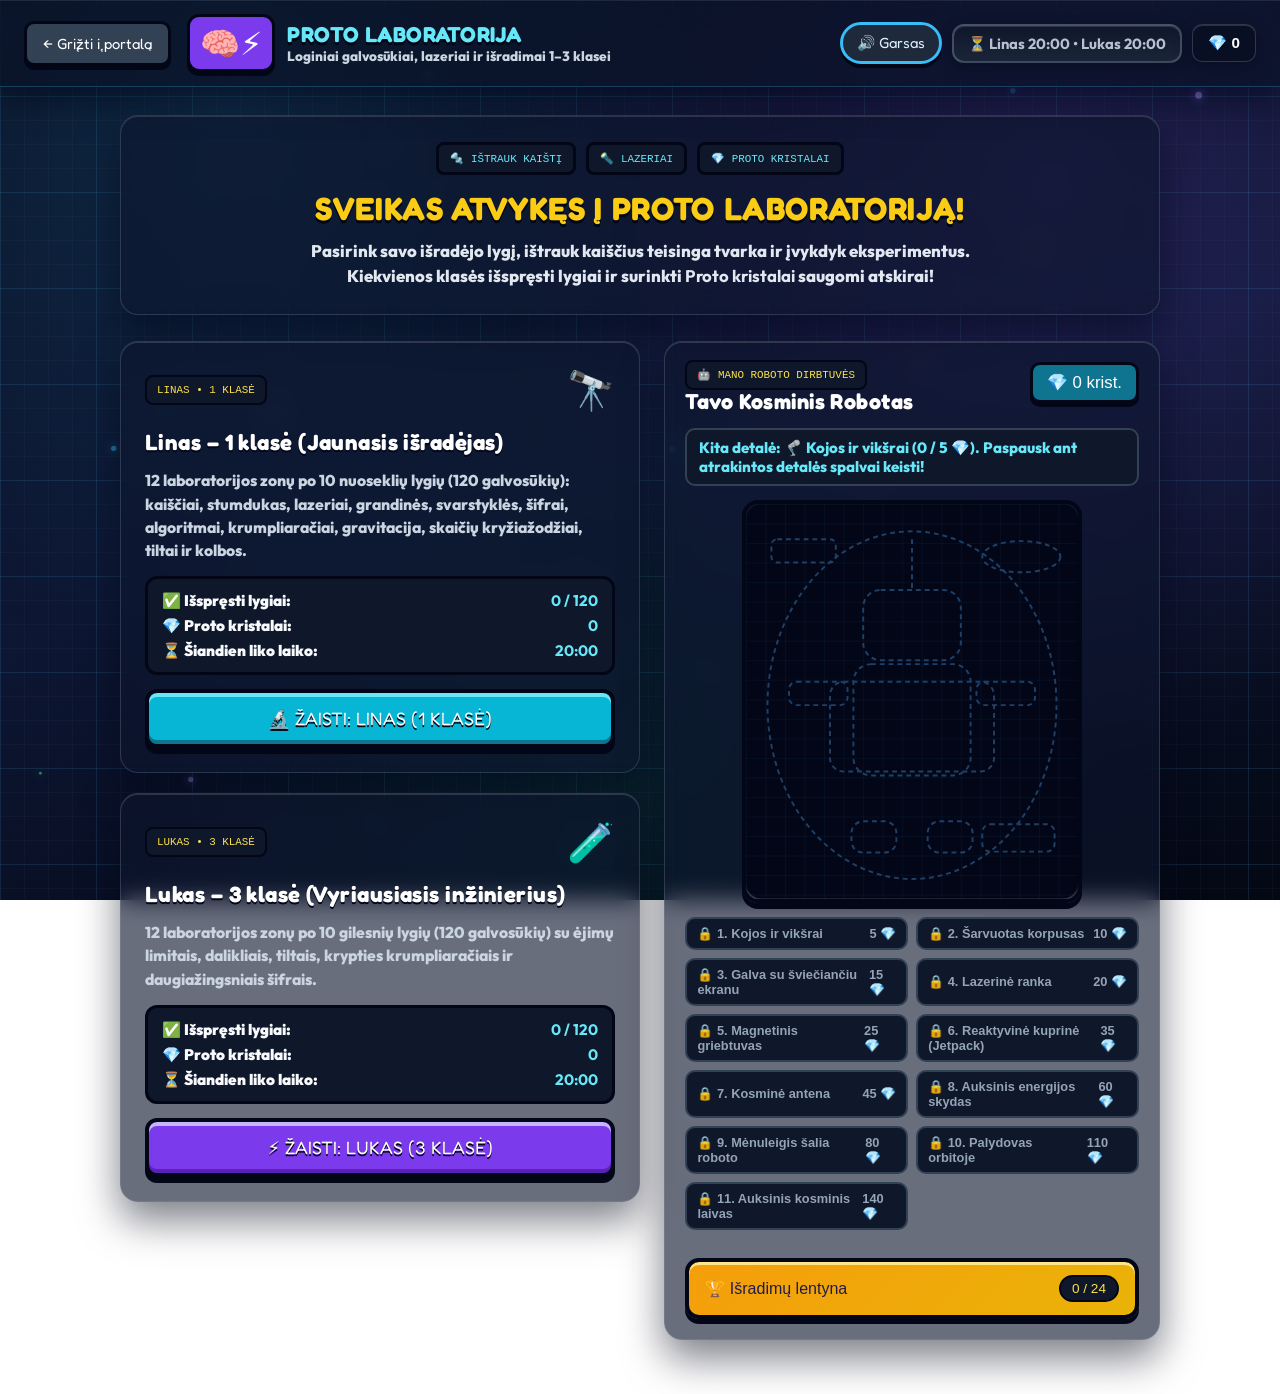
<file: games/logika/index.html>
<!DOCTYPE html>
<html lang="lt">
<head>
  <meta charset="UTF-8" />
  <meta name="viewport" content="width=device-width, initial-scale=1.0" />
  <meta name="theme-color" content="#312e81" />
  <title>Proto Laboratorija – Lino ir Luko Žaidimų Portalas</title>
  <link rel="preconnect" href="https://fonts.googleapis.com" />
  <link rel="preconnect" href="https://fonts.gstatic.com" crossorigin />
  <link href="https://fonts.googleapis.com/css2?family=Fredoka:wght@500;600;700&family=Outfit:wght@400;500;600;700;800&display=swap" rel="stylesheet" />
  <link rel="stylesheet" href="./style.css?v=20261122b" />
  <link rel="stylesheet" href="../../shared/edu-gate.css?v=20261122b" />
</head>
<body>
  <div class="lab-bg-grid" aria-hidden="true"></div>
  <canvas id="lab-ambient-dust" class="lab-ambient-dust" aria-hidden="true"></canvas>

  <!-- ==================== VIRŠUTINĖ NAVIGACIJOS JUOSTA ==================== -->
  <header class="top-bar">
    <div class="top-bar-left">
      <a href="../../index.html" class="back-portal-btn">← Grįžti į portalą</a>
      <div class="game-brand">
        <span class="brand-icon" aria-hidden="true">🧠⚡</span>
        <div>
          <h1>PROTO LABORATORIJA</h1>
          <span class="brand-sub">Loginiai galvosūkiai, lazeriai ir išradimai 1–3 klasei</span>
        </div>
      </div>
    </div>

    <div class="top-bar-right">
      <button id="btn-sound-toggle" class="sound-toggle-btn" type="button" title="Įjungti arba išjungti garso efektus">
        🔊 Garsas
      </button>
      <button id="btn-lab-hint" class="hint-lamp-btn hidden" type="button" title="Parodyti pirmojo žingsnio užuominą">
        💡 Užuomina
      </button>
      <div id="top-playtime-slot" class="top-playtime-slot"></div>
      <div id="top-difficulty-pill" class="hud-pill hud-rank hidden">
        <span id="ui-active-rank">🔬 1 klasė</span>
      </div>
      <div class="hud-pill hud-crystals" title="Surinkti Proto kristalai">
        <span>💎 <strong id="ui-total-crystals">0</strong></span>
      </div>
    </div>
  </header>

  <main class="lab-container">
    <!-- ==================== PRADŽIOS EKRANAS (SUDĖTINGUMO PASIRINKIMAS) ==================== -->
    <section id="start-screen" class="start-screen">
      <div class="hero-lab-card">
        <div class="lab-badge-row">
          <span class="lab-pill-tag">🔩 IŠTRAUK KAIŠTĮ</span>
          <span class="lab-pill-tag">🔦 LAZERIAI</span>
          <span class="lab-pill-tag">💎 PROTO KRISTALAI</span>
        </div>
        <h2>SVEIKAS ATVYKĘS Į PROTO LABORATORIJĄ!</h2>
        <p class="hero-desc">
          Pasirink savo išradėjo lygį, ištrauk kaiščius teisinga tvarka ir įvykdyk eksperimentus.
          Kiekvienos klasės išspręsti lygiai ir surinkti <strong>Proto kristalai</strong> saugomi atskirai!
        </p>
      </div>

      <div class="start-workshop-layout">
        <div class="difficulty-grid start-categories-col">
          <!-- 1 KLASĖ -->
          <article class="diff-card diff-grade1" data-difficulty="grade1">
            <div class="diff-card-header">
              <span class="diff-level-chip">LINAS • 1 KLASĖ</span>
              <span class="diff-icon" aria-hidden="true">🔭</span>
            </div>
            <h3>Linas – 1 klasė (Jaunasis išradėjas)</h3>
            <p class="diff-desc">
              12 laboratorijos zonų po 10 nuoseklių lygių (120 galvosūkių): kaiščiai, stumdukas, lazeriai, grandinės, svarstyklės, šifrai, algoritmai, krumpliaračiai, gravitacija, skaičių kryžiažodžiai, tiltai ir kolbos.
            </p>

            <div class="diff-progress-box">
              <div class="progress-stat">
                <span>✅ Išspręsti lygiai:</span>
                <strong id="g1-solved-text">0 / 120</strong>
              </div>
              <div class="progress-stat">
                <span>💎 Proto kristalai:</span>
                <strong id="g1-crystals-text">0</strong>
              </div>
              <div class="progress-stat">
                <span>⏳ Šiandien liko laiko:</span>
                <strong id="g1-time-text">20:00</strong>
              </div>
            </div>

            <button id="btn-select-grade1" class="diff-start-btn btn-cyan" type="button">
              🔬 ŽAISTI: LINAS (1 KLASĖ)
            </button>
          </article>

          <!-- 3 KLASĖ -->
          <article class="diff-card diff-grade3" data-difficulty="grade3">
            <div class="diff-card-header">
              <span class="diff-level-chip">LUKAS • 3 KLASĖ</span>
              <span class="diff-icon" aria-hidden="true">🧪</span>
            </div>
            <h3>Lukas – 3 klasė (Vyriausiasis inžinierius)</h3>
            <p class="diff-desc">
              12 laboratorijos zonų po 10 gilesnių lygių (120 galvosūkių) su ėjimų limitais, dalikliais, tiltais, krypties krumpliaračiais ir daugiažingsniais šifrais.
            </p>

            <div class="diff-progress-box">
              <div class="progress-stat">
                <span>✅ Išspręsti lygiai:</span>
                <strong id="g3-solved-text">0 / 120</strong>
              </div>
              <div class="progress-stat">
                <span>💎 Proto kristalai:</span>
                <strong id="g3-crystals-text">0</strong>
              </div>
              <div class="progress-stat">
                <span>⏳ Šiandien liko laiko:</span>
                <strong id="g3-time-text">20:00</strong>
              </div>
            </div>

            <button id="btn-select-grade3" class="diff-start-btn btn-purple" type="button">
              ⚡ ŽAISTI: LUKAS (3 KLASĖ)
            </button>
          </article>
        </div>

        <!-- MANO ROBOTO DIRBTUVĖS -->
        <aside id="robot-workshop-card" class="robot-workshop-card" aria-label="Mano Roboto Dirbtuvės">
          <div class="robot-workshop-header">
            <div>
              <span class="diff-level-chip">🤖 MANO ROBOTO DIRBTUVĖS</span>
              <h3>Tavo Kosminis Robotas</h3>
            </div>
            <div class="robot-total-pill" id="robot-total-crystals-pill">💎 0 / 140+</div>
          </div>

          <p id="robot-next-unlock" class="robot-next-unlock">
            Surink 5 💎 kristalus ir atrakink pirmąją roboto detalę! Paspausk ant atrakintos detalės spalvai keisti.
          </p>

          <div id="robot-canvas-box" class="robot-canvas-box"></div>

          <div id="robot-parts-list" class="robot-parts-list"></div>

          <button id="btn-open-inventions" class="inventions-shelf-btn" type="button">
            <span>🏆 Išradimų lentyna</span>
            <span id="inventions-count-badge" class="inv-badge">0 / 24</span>
          </button>
        </aside>
      </div>
    </section>

    <!-- ==================== LABORATORIJOS DARBO STENDAS ==================== -->
    <section id="lab-screen" class="lab-screen hidden">
      <div class="lab-toolbar">
        <div class="lab-toolbar-info">
          <button id="btn-back-difficulty" class="secondary-btn" type="button">
            ← Keisti klasę
          </button>
          <button id="btn-open-worldmap" class="secondary-btn worldmap-toggle-btn" type="button">
            🗺️ Nuotykių žemėlapis
          </button>
          <div class="active-profile-banner">
            <span id="lab-mode-title">1 klasė (Jaunasis išradėjas)</span>
            <span id="lab-mode-stats" class="mode-stats-sub">Išspręsta: 0 / 8 • 💎 0</span>
          </div>
        </div>

        <div class="lab-mode-tabs">
          <button id="tab-mode-pinpull" class="mode-tab-btn active" type="button">
            🔩 Ištrauk kaištį (10)
          </button>
          <button id="tab-mode-sokoban" class="mode-tab-btn" type="button">
            🤖 Robo-Stumdukas (10)
          </button>
          <button id="tab-mode-laser" class="mode-tab-btn" type="button">
            🔦 Lazerių veidrodžiai (10)
          </button>
          <button id="tab-mode-circuit" class="mode-tab-btn" type="button">
            🚂 Sujunk grandinę (10)
          </button>
          <button id="tab-mode-balance" class="mode-tab-btn" type="button">
            ⚖️ Kosminės svarstyklės (10)
          </button>
          <button id="tab-mode-matrix" class="mode-tab-btn" type="button">
            🧩 Raštai ir atmintis (10)
          </button>
          <button id="tab-mode-algo" class="mode-tab-btn" type="button">
            🧑‍💻 Algoritmų trasa (10)
          </button>
          <button id="tab-mode-gears" class="mode-tab-btn" type="button">
            ⚙️ Krumpliaračiai (10)
          </button>
          <button id="tab-mode-gravity" class="mode-tab-btn" type="button">
            🧊 Gravitacijos labirintas (10)
          </button>
          <button id="tab-mode-mathcross" class="mode-tab-btn" type="button">
            🔢 Skaičių kryžiažodžiai (10)
          </button>
          <button id="tab-mode-bridges" class="mode-tab-btn" type="button">
            🌉 Energijos tiltai (10)
          </button>
          <button id="tab-mode-mini" class="mode-tab-btn" type="button">
            🧪 Kolbų laboratorija (10)
          </button>
        </div>
      </div>

      <!-- NUOTYKIŲ ŽEMĖLAPIS (12 LABORATORIJOS ZONŲ) -->
      <section id="world-map-panel" class="world-map-panel" aria-label="Proto laboratorijos nuotykių žemėlapis">
        <div class="world-map-head">
          <div>
            <h2 class="world-map-title">🗺️ Proto Laboratorijos žemėlapis</h2>
            <p class="world-map-sub">Laisvai rinkis bet kurią iš 12 laboratorijos zonų! Viduje po 10 lygių – įveik 5 sidabriniam ir 10 auksiniam išradimui.</p>
          </div>
          <div id="world-map-stars-total" class="world-map-stars-pill">⭐ 0 / 360</div>
        </div>
        <div id="world-map-grid" class="world-map-grid"></div>
      </section>

      <div id="lab-puzzle-area">
      <!-- Lygių / Eksperimentų juosta -->
      <div id="levels-strip" class="levels-strip"></div>

      <!-- Aktyvaus galvosūkio zona -->
      <div class="puzzle-workspace">
        <div class="puzzle-header">
          <div>
            <span id="puzzle-type-badge" class="puzzle-type-badge">🔩 IŠTRAUK KAIŠTĮ (FIZIKA)</span>
            <h2 id="puzzle-title">Lygis #1</h2>
            <p id="puzzle-instruction" class="puzzle-instruction"></p>
          </div>
          <div class="puzzle-header-badges">
            <div id="puzzle-moves-pill" class="puzzle-moves-pill hidden">🎯 Ėjimai: 0</div>
            <div id="puzzle-reward-badge" class="puzzle-reward-badge">+15 💎</div>
          </div>
        </div>

        <!-- PIN-PULL CANVAS ZONA -->
        <div id="pinpull-stage" class="pinpull-stage">
          <div class="pinpull-controls-bar">
            <span id="pinpull-counter" class="pinpull-counter">🧪 Kolboje: 0 / 5</span>
            <div class="pinpull-btn-group">
              <button id="btn-pin-reset" class="pin-reset-btn" type="button">
                🔄 Iš naujo (Reset)
              </button>
              <button id="btn-pin-next" class="pin-next-btn hidden" type="button">
                Kitas lygis ▶
              </button>
            </div>
          </div>

          <div class="pinpull-canvas-wrap">
            <canvas id="pinpull-canvas" width="640" height="460"></canvas>
          </div>
        </div>

        <!-- ROBO-STUMDUKAS (GRID SOKOBAN) ZONA -->
        <div id="sokoban-stage" class="sokoban-stage hidden">
          <div class="pinpull-controls-bar">
            <span id="sokoban-counter" class="pinpull-counter">⚡ Ant mygtukų: 0 / 1 • 🚪 Uždaryti</span>
            <div class="pinpull-btn-group">
              <button id="btn-sok-undo" class="sok-undo-btn" type="button">
                ↩️ Atšaukti ėjimą (Undo)
              </button>
              <button id="btn-sok-reset" class="pin-reset-btn" type="button">
                🔄 Iš naujo (Reset)
              </button>
              <button id="btn-sok-next" class="pin-next-btn hidden" type="button">
                Kitas lygis ▶
              </button>
            </div>
          </div>

          <div id="sokoban-grid" class="sokoban-grid" aria-label="Robo-Stumduko tinklelis"></div>

          <div class="sok-floating-dpad" aria-label="Greito valdymo mygtukai kampe">
            <button class="dpad-btn dpad-up" data-dir="-1,0" type="button" aria-label="Į viršų">▲</button>
            <div class="dpad-mid">
              <button class="dpad-btn" data-dir="0,-1" type="button" aria-label="Į kairę">◄</button>
              <button class="dpad-btn" data-dir="1,0" type="button" aria-label="Žemyn">▼</button>
              <button class="dpad-btn" data-dir="0,1" type="button" aria-label="Į dešinę">►</button>
            </div>
          </div>

          <div class="sok-controls-footer">
            <div class="sok-legend">
              <span>🤖 Robotas (WASD / Rodyklės / Swipe / ▲▼◄►)</span>
              <span>⚡ Kubas (stumk ant 🔘)</span>
              <span>❄️ Ledas (kubas slysta)</span>
              <span>➡️ Vienkrypčiai vartai</span>
            </div>
          </div>
        </div>

        <!-- LAZERIŲ VEIDRODŽIAI (OPTIKA CANVAS) ZONA -->
        <div id="laser-stage" class="laser-stage hidden">
          <div class="pinpull-controls-bar">
            <span id="laser-counter" class="pinpull-counter">💎 Apšviesta kristalų: 0 / 1</span>
            <div class="pinpull-btn-group">
              <button id="btn-laser-tool" class="laser-tool-btn hidden" type="button" title="Perjungti paspaudimo veiksmą">
                🔄 Paspaudus: Sukti (Vilkti = Perkelti)
              </button>
              <button id="btn-laser-reset" class="pin-reset-btn" type="button">
                🔄 Iš naujo (Reset)
              </button>
              <button id="btn-laser-next" class="pin-next-btn hidden" type="button">
                Kitas lygis ▶
              </button>
            </div>
          </div>

          <div class="pinpull-canvas-wrap">
            <canvas id="laser-canvas" width="640" height="440"></canvas>
          </div>

          <div class="sok-legend laser-legend">
            <span>🔴 Lazerio šaltinis</span>
            <span>🟡 Veidrodis (spausk = pasukti 90°)</span>
            <span id="laser-legend-splitter" class="hidden">🔷 Daliklis (nutempk arba pasirink ir paspausk laisvą langelį • pasukti: spausk dar kartą)</span>
            <span>💎 Energijos kristalas (tikslas)</span>
          </div>
        </div>

        <!-- SUJUNK GRANDINĘ (PATH & PIPE ROTATION) ZONA -->
        <div id="circuit-stage" class="circuit-stage hidden">
          <div class="pinpull-controls-bar">
            <span id="circuit-counter" class="pinpull-counter">⭐ Žvaigždutės: 0 / 1</span>
            <div class="pinpull-btn-group">
              <button id="btn-circuit-launch" class="circuit-launch-btn" type="button">
                🚂 Paleisti!
              </button>
              <button id="btn-circuit-reset" class="pin-reset-btn" type="button">
                🔄 Iš naujo (Reset)
              </button>
              <button id="btn-circuit-next" class="pin-next-btn hidden" type="button">
                Kitas lygis ▶
              </button>
            </div>
          </div>

          <div class="pinpull-canvas-wrap">
            <canvas id="circuit-canvas" width="640" height="440"></canvas>
          </div>

          <div class="sok-legend laser-legend">
            <span>🚂 Startas</span>
            <span>🏁 Finišas</span>
            <span>⭐ Žvaigždutės ant kelio (surink visas!)</span>
            <span id="circuit-legend-g3" class="hidden">🌉 Tiltas + 🔒 Užrakinta detalė</span>
          </div>
        </div>

        <!-- KOSMINĖS SVARSTYKLĖS (VISUAL LOGIC BALANCE) ZONA -->
        <div id="balance-stage" class="balance-stage hidden">
          <div class="pinpull-controls-bar">
            <div class="balance-status-group">
              <span id="balance-hearts" class="balance-hearts" title="Likę bandymai">❤️❤️❤️</span>
              <span id="balance-counter" class="pinpull-counter">⚖️ Dešinėje lėkštėje: 0 sv.</span>
            </div>
            <div class="pinpull-btn-group">
              <button id="btn-balance-check" class="balance-check-btn" type="button">
                ⚖️ Patikrinti pusiausvyrą
              </button>
              <button id="btn-balance-reset" class="pin-reset-btn" type="button">
                🔄 Iš naujo
              </button>
              <button id="btn-balance-next" class="pin-next-btn hidden" type="button">
                Kitas lygis ▶
              </button>
            </div>
          </div>

          <div id="balance-hints" class="balance-hints" aria-label="Mažosios užuominų svarstyklės"></div>

          <div class="pinpull-canvas-wrap">
            <canvas id="balance-canvas" width="640" height="380"></canvas>
          </div>

          <div id="balance-tray" class="balance-tray" aria-label="Ribotas svarsčių rinkinys"></div>
        </div>

        <!-- RAŠTŲ IR ATMINTIES ŠIFRAS (IQ MATRICOS IR ATMINTIS) ZONA -->
        <div id="matrix-stage" class="matrix-stage hidden">
          <div class="pinpull-controls-bar">
            <div class="balance-status-group">
              <span id="matrix-hearts" class="balance-hearts" title="Likę bandymai">❤️❤️</span>
              <span id="matrix-counter" class="pinpull-counter">🧩 Pasirink trūkstamą figūrą</span>
            </div>
            <div class="pinpull-btn-group">
              <button id="btn-matrix-check" class="balance-check-btn" type="button">
                ✅ Patikrinti
              </button>
              <button id="btn-memory-replay" class="sok-undo-btn hidden" type="button">
                👀 Rodyti seką (3 s)
              </button>
              <button id="btn-matrix-reset" class="pin-reset-btn" type="button">
                🔄 Iš naujo (Reset)
              </button>
              <button id="btn-matrix-next" class="pin-next-btn hidden" type="button">
                Kitas lygis ▶
              </button>
            </div>
          </div>

          <div id="matrix-board" class="matrix-grid" aria-label="3x3 raštų tinklelis"></div>
          <div id="matrix-choices" class="matrix-choices" aria-label="Atsakymų variantai"></div>
        </div>

        <!-- 7. ALGORITMŲ TRASA (PROGRAMAVIMO BLOKELIAI) -->
        <div id="algo-stage" class="pinpull-stage hidden">
          <div class="pinpull-controls-bar">
            <span id="algo-counter" class="pinpull-counter">📋 Programa: 0 / 6 vietų</span>
            <div class="pinpull-btn-group">
              <button id="btn-algo-undo" class="sok-undo-btn" type="button">
                ↩ Atgal
              </button>
              <button id="btn-algo-reset" class="pin-reset-btn" type="button">
                🗑 Išvalyti
              </button>
              <button id="btn-algo-next" class="pin-next-btn hidden" type="button">
                Kitas lygis ▶
              </button>
            </div>
          </div>

          <div class="pinpull-canvas-wrap">
            <canvas
              id="algo-canvas"
              class="pinpull-canvas"
              width="540"
              height="440"
              aria-label="Algoritmų trasos žaidimo lenta"
            ></canvas>
          </div>

          <div class="algo-program-panel">
            <div class="algo-queue-header">
              <span id="algo-queue-title" class="algo-queue-title">PROGRAMOS EILĖ (spausk ant blokelio, kad pašalintum):</span>
              <span id="algo-loop-hint" class="algo-loop-hint hidden">👆 Spausk „🔁 2x / 3x“, kad pakeistum kartojimus</span>
            </div>
            <div id="algo-queue-slots" class="algo-queue-slots" aria-label="Programos komandų eilė"></div>

            <div class="algo-controls-footer">
              <div class="algo-cmd-palette" aria-label="Komandų mygtukai">
                <button id="btn-algo-up" class="algo-cmd-btn cmd-dir-up hidden" data-algo-cmd="UP" type="button">
                  ⬆️ Aukštyn
                </button>
                <button id="btn-algo-down" class="algo-cmd-btn cmd-dir-down hidden" data-algo-cmd="DOWN" type="button">
                  ⬇️ Žemyn
                </button>
                <button id="btn-algo-left-dir" class="algo-cmd-btn cmd-dir-left hidden" data-algo-cmd="LEFT_DIR" type="button">
                  ⬅️ Kairėn
                </button>
                <button id="btn-algo-right-dir" class="algo-cmd-btn cmd-dir-right hidden" data-algo-cmd="RIGHT_DIR" type="button">
                  ➡️ Dešinėn
                </button>

                <button id="btn-algo-fwd" class="algo-cmd-btn cmd-fwd" data-algo-cmd="FWD" type="button">
                  ⬆️ Pirmyn
                </button>
                <button id="btn-algo-left" class="algo-cmd-btn cmd-left" data-algo-cmd="LEFT" type="button">
                  ↰ Sukti kairėn
                </button>
                <button id="btn-algo-right" class="algo-cmd-btn cmd-right" data-algo-cmd="RIGHT" type="button">
                  ↱ Sukti dešinėn
                </button>
                <button id="btn-algo-act" class="algo-cmd-btn cmd-act" data-algo-cmd="ACT" type="button">
                  ⚡ Aktyvuoti / Šuolis
                </button>
                <button id="btn-algo-loop" class="algo-cmd-btn cmd-loop hidden" data-algo-cmd="LOOP" type="button">
                  🔁 Kartoti [2x / 3x]
                </button>
              </div>

              <button id="btn-algo-run" class="algo-run-btn" type="button">
                ▶️ Paleisti programą
              </button>
            </div>
          </div>
        </div>

        <!-- 8. KRUMPLIARAČIŲ VARIKLIS (MECHANIKA) -->
        <div id="gears-stage" class="pinpull-stage hidden">
          <div class="pinpull-controls-bar">
            <span id="gears-counter" class="pinpull-counter">⚙️ Uždėta: 0 kr.</span>
            <div class="pinpull-btn-group">
              <button id="btn-gears-reset" class="pin-reset-btn" type="button">
                🔄 Iš naujo (Reset)
              </button>
              <button id="btn-gears-next" class="pin-next-btn hidden" type="button">
                Kitas lygis ▶
              </button>
            </div>
          </div>

          <div class="pinpull-canvas-wrap">
            <canvas
              id="gears-canvas"
              class="pinpull-canvas"
              width="540"
              height="440"
              aria-label="Krumpliaračių mechanizmo lenta"
            ></canvas>
          </div>

          <div id="gears-status-banner" class="gears-status-banner">
            ⚙️ Pasirink krumpliaračio dydį apačioje ir spausk ant tuščio kaiščio (arba nutempk ant kaiščio)!
          </div>

          <div id="gears-palette" class="gears-palette" aria-label="Krumpliaračių dydžių pasirinkimas"></div>
        </div>

        <!-- 9. GRAVITACIJOS LABIRINTAS (TILT & SLIDE) -->
        <div id="gravity-stage" class="pinpull-stage hidden">
          <div class="pinpull-controls-bar">
            <span id="gravity-counter" class="pinpull-counter">⭐ Žvaigždutės: 0 / 1 • Slydimai: 0</span>
            <div class="pinpull-btn-group">
              <button id="btn-gravity-reset" class="pin-reset-btn" type="button">
                🔄 Iš naujo (Reset)
              </button>
              <button id="btn-gravity-next" class="pin-next-btn hidden" type="button">
                Kitas lygis ▶
              </button>
            </div>
          </div>

          <div class="pinpull-canvas-wrap">
            <canvas
              id="gravity-canvas"
              class="pinpull-canvas"
              width="540"
              height="440"
              aria-label="Gravitacijos labirinto lenta"
            ></canvas>
          </div>

          <div class="gravity-tilt-controls" aria-label="Pakreipimo krypties mygtukai">
            <div class="grav-dpad-grid">
              <span></span>
              <button class="grav-dpad-btn" data-grav-dir="U" type="button" aria-label="Pakreipti aukštyn">▲</button>
              <span></span>
              <button class="grav-dpad-btn" data-grav-dir="L" type="button" aria-label="Pakreipti kairėn">◄</button>
              <span class="grav-dpad-center" aria-hidden="true">🧊</span>
              <button class="grav-dpad-btn" data-grav-dir="R" type="button" aria-label="Pakreipti dešinėn">►</button>
              <span></span>
              <button class="grav-dpad-btn" data-grav-dir="D" type="button" aria-label="Pakreipti žemyn">▼</button>
              <span></span>
            </div>
            <p class="gravity-hint-sub">Valdyk rodyklėmis klaviatūroje, brauk pirštu per lentą arba spausk ▲ ▼ ◄ ►!</p>
          </div>
        </div>

        <!-- 10. SKAIČIŲ KRYŽIAŽODŽIAI IR MAGIŠKIEJI TRIKAMPIAI -->
        <div id="mathcross-stage" class="pinpull-stage hidden">
          <div class="pinpull-controls-bar">
            <span id="mathcross-counter" class="pinpull-counter">🔢 Užpildyta: 0 / 3</span>
            <div class="pinpull-btn-group">
              <button id="btn-mathcross-check" class="balance-check-btn" type="button">
                ✅ Patikrinti
              </button>
              <button id="btn-mathcross-reset" class="pin-reset-btn" type="button">
                🔄 Iš naujo
              </button>
              <button id="btn-mathcross-next" class="pin-next-btn hidden" type="button">
                Kitas lygis ▶
              </button>
            </div>
          </div>

          <div class="pinpull-canvas-wrap">
            <canvas
              id="mathcross-canvas"
              class="pinpull-canvas"
              width="580"
              height="400"
              aria-label="Skaičių kryžiažodžio ir magiškojo trikampio lenta"
            ></canvas>
          </div>

          <div id="mathcross-tray" class="mathcross-tray" aria-label="Skaičių kortelių rinkinys"></div>
        </div>

        <!-- 11. ENERGIJOS TILTAI (HASHI / BRIDGES) -->
        <div id="bridges-stage" class="pinpull-stage hidden">
          <div class="pinpull-controls-bar">
            <span id="bridges-counter" class="pinpull-counter">🌉 Salos: 0 / 5 • Tiltai: 0</span>
            <div class="pinpull-btn-group">
              <button id="btn-bridges-reset" class="pin-reset-btn" type="button">
                🔄 Iš naujo
              </button>
              <button id="btn-bridges-next" class="pin-next-btn hidden" type="button">
                Kitas lygis ▶
              </button>
            </div>
          </div>

          <div class="pinpull-canvas-wrap">
            <canvas
              id="bridges-canvas"
              class="pinpull-canvas"
              width="580"
              height="420"
              aria-label="Energijos tiltų žaidimo lenta"
            ></canvas>
          </div>

          <p class="bridges-legend">
            Spausk dvi gretimas salas (arba perbrauk tarp jų): 1× = vienas tiltas, 2× = dvigubas tiltas, 3× = nuimti. Visos salos turi būti sujungtos į vieną tinklą!
          </p>
        </div>

        <!-- MINI EKSPERIMENTŲ ZONA -->
        <div id="puzzle-stage" class="puzzle-stage hidden"></div>

        <div id="puzzle-feedback" class="puzzle-feedback hidden"></div>
      </div>
      </div>
    </section>
  </main>

  <!-- PERGALĖS EKRANAS IR KONFETI -->
  <canvas id="confetti-canvas" class="confetti-canvas hidden" aria-hidden="true"></canvas>
  <div id="victory-modal" class="victory-modal hidden" role="dialog" aria-modal="true" aria-labelledby="victory-title">
    <div class="victory-card">
      <div class="victory-trophy" aria-hidden="true">🏆</div>
      <h2 id="victory-title" class="victory-title">LYGIS ĮVEIKTAS!</h2>
      <p id="victory-level-name" class="victory-level-name">1. Lygis</p>
      <div id="victory-stars" class="victory-stars" aria-label="Gautos žvaigždutės">⭐⭐⭐</div>
      <p id="victory-summary" class="victory-summary">+1 💎 Proto kristalas</p>
      <div class="victory-actions">
        <button id="btn-victory-next" class="victory-btn victory-btn-primary" type="button">
          Kitas lygis →
        </button>
        <button id="btn-victory-all" class="victory-btn victory-btn-secondary" type="button">
          Visi lygiai
        </button>
      </div>
    </div>
  </div>

  <!-- IŠRADIMŲ LENTYNOS MODALAS -->
  <div id="inventions-modal" class="victory-modal hidden" role="dialog" aria-modal="true" aria-labelledby="inventions-modal-title">
    <div class="inventions-modal-card">
      <div class="inventions-modal-header">
        <div>
          <span class="diff-level-chip">🏆 KOLEKCIJA • 24 IŠRADIMAI</span>
          <h2 id="inventions-modal-title">IŠRADIMŲ LENTYNA</h2>
        </div>
        <button id="btn-close-inventions" class="secondary-btn" type="button" aria-label="Uždaryti lentyną">✕ Uždaryti</button>
      </div>

      <div class="inventions-filter-row" role="tablist" aria-label="Klasės filtras">
        <button class="inv-filter-btn active" type="button" data-inv-filter="combined">🌟 Bendras pažymys</button>
        <button class="inv-filter-btn" type="button" data-inv-filter="grade1">🔭 1 klasė</button>
        <button class="inv-filter-btn" type="button" data-inv-filter="grade3">🧪 3 klasė</button>
        <span id="inventions-summary-pill" class="inv-summary-pill">🥈 0/12 • 🥇 0/12</span>
      </div>

      <div id="invention-inspector" class="invention-inspector">
        <span class="inv-insp-icon" aria-hidden="true">✨</span>
        <div>
          <strong>Paspausk ant atrakinto išradimo!</strong>
          <p>Įveik 5 lygius zonoje → 🥈 Sidabrinis išradimas. Visus 10 lygių → 🥇 Auksinis išradimas!</p>
        </div>
      </div>

      <div id="inventions-shelf-grid" class="inventions-shelf-grid"></div>
    </div>
  </div>

  <script type="module" src="./game.js?v=20261122b"></script>
</body>
</html>
</file>
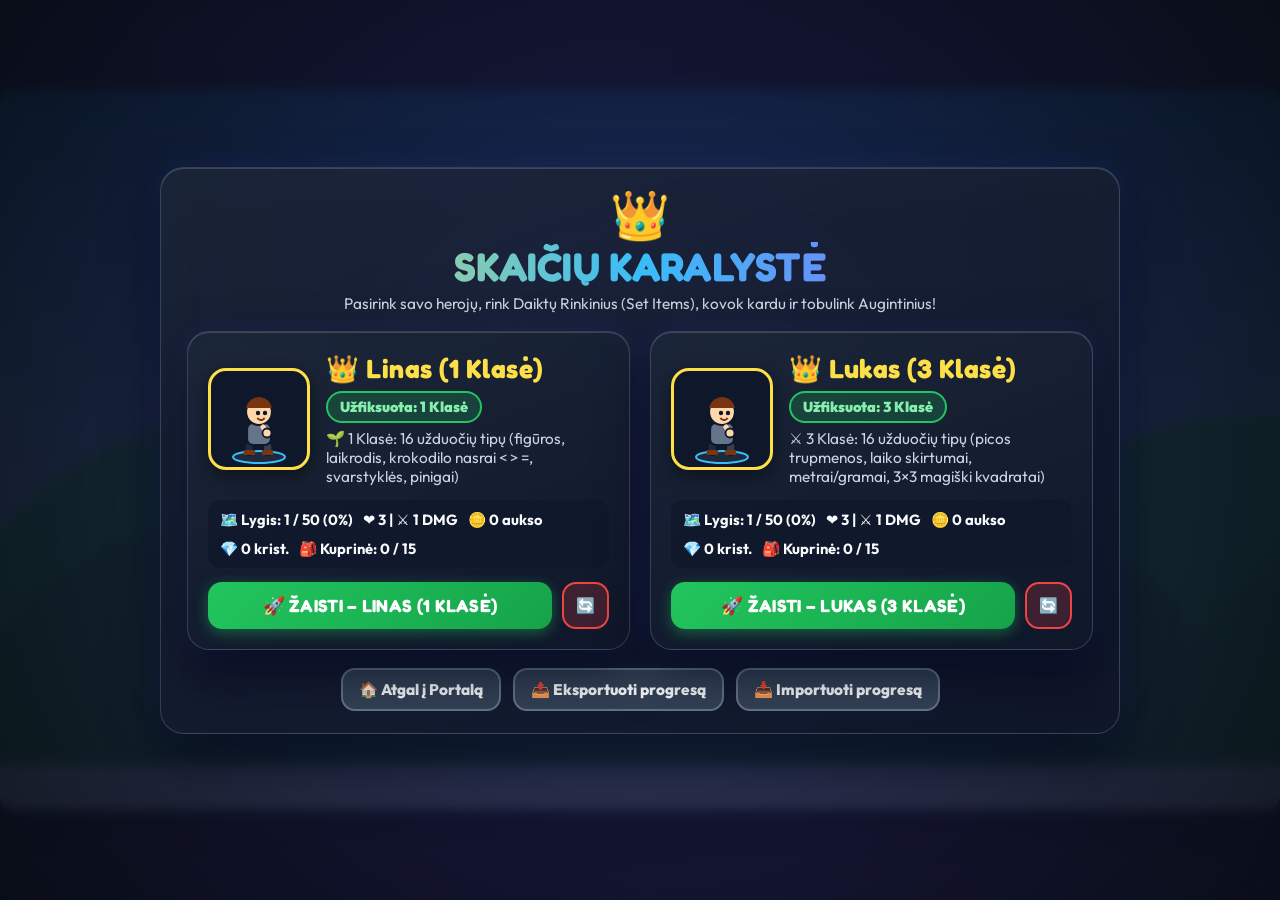
<file: games/math-rpg/index.html>
<!DOCTYPE html>
<html lang="lt">
<head>
  <meta charset="UTF-8" />
  <meta name="viewport" content="width=device-width, initial-scale=1.0, maximum-scale=1.0, user-scalable=no" />
  <meta name="theme-color" content="#4f46e5" />
  <title>Skaičių Karalystė – Lino ir Luko Nuotykių RPG</title>
  <link rel="manifest" href="./manifest.json" />
  <link rel="preconnect" href="https://fonts.googleapis.com">
  <link rel="preconnect" href="https://fonts.gstatic.com" crossorigin>
  <link href="https://fonts.googleapis.com/css2?family=Fredoka:wght@500;600;700&family=Outfit:wght@400;500;600;700;800;900&family=Nunito:wght@600;700;800;900&display=swap" rel="stylesheet">
  <link rel="stylesheet" href="./style.css?v=20261122b" />
  <link rel="stylesheet" href="../../shared/edu-gate.css?v=20261122b" />
</head>
<body>
  <div id="app-container">
    <canvas id="math-celebration-canvas" class="math-celebration-canvas" aria-hidden="true"></canvas>
    <!-- Pagrindinis Žaidimo Canvas -->
    <canvas id="game-canvas" width="1024" height="576"></canvas>

    <!-- Viršutinė Žaidimo Juosta (HUD lygio metu) -->
    <div id="game-hud" class="hidden">
      <div class="hud-left">
        <div class="hud-hero-chip">
          <span id="hud-hero-name">LINAS (1 Klasė)</span>
        </div>
        <div id="hud-hearts" class="hud-pill">❤️❤️❤️</div>
        <div id="hud-shields" class="hud-pill hidden">🫧 0</div>
        <div id="hud-shield-status" class="hud-pill hidden">🛡️ Skydas</div>
        <div id="hud-bow-status" class="hud-pill">⚔️ Kirtis: 1 DMG (F/Z)</div>
        <div id="hud-set-status" class="hud-pill set-pill hidden">🔥 Rinkinys!</div>
        <div id="hud-combo" class="hud-pill combo-pill hidden">🔥 COMBO x1</div>
      </div>
      <div class="hud-center">
        <span id="hud-level-title">1 Pasaulis – 1 Lygis</span>
      </div>
      <div class="hud-right">
        <button id="hud-playtime" class="hud-pill playtime-pill" title="Dienos žaidimo laikas (Tėvams: paspauskite laiko pratęsimui)">⏳ Liko: 20:00</button>
        <div class="hud-pill coin-pill">🪙 <span id="hud-coins">0</span></div>
        <div class="hud-pill crystal-pill">💎 <span id="hud-crystals">0</span></div>
        <button id="btn-hud-mute" class="icon-btn" title="Garsas">🔊</button>
        <button id="btn-hud-map" class="hud-btn">🗺️ Žemėlapis</button>
        <a href="../../index.html" id="btn-hud-portal" class="hud-btn" style="text-decoration:none;display:inline-flex;align-items:center">🏠 Atgal į Portalą</a>
      </div>
    </div>

    <!-- Planšetės / Telefono Ekrano Mygtukai (su PASILENKIMO / SKYDAS ir KARDO / LANKO ATAKOS mygtuku!) -->
    <div id="touch-controls" class="hidden">
      <div class="touch-dpad">
        <button id="touch-left" class="touch-btn">⬅️</button>
        <button id="touch-down" class="touch-btn crouch-btn" title="Pasilenkti / Skydas">⬇️🛡️</button>
        <button id="touch-right" class="touch-btn">➡️</button>
      </div>
      <div class="touch-actions">
        <button id="touch-shoot" class="touch-btn shoot-btn" title="Kardo kirtis arba Lanko šūvis (F / Z)">⚔️ ATAKA</button>
        <button id="touch-jump" class="touch-btn jump-btn">🚀 ŠUOLIS</button>
      </div>
    </div>

    <!-- ==================== 1. LINO IR LUKO PROFILIŲ EKRANAS ==================== -->
    <section id="screen-profiles" class="overlay-screen">
      <div class="panel-card wide-card">
        <div class="brand-header">
          <div class="crown-badge">👑</div>
          <h1>SKAIČIŲ KARALYSTĖ</h1>
          <p class="subtitle">Pasirink savo herojų, rink Daiktų Rinkinius (Set Items), kovok kardu ir tobulink Augintinius!</p>
        </div>

        <!-- 2 didelės vardinės kortelės: Linas (1 Klasė) ir Lukas (3 Klasė) -->
        <div id="named-profiles-grid" class="named-profiles-grid"></div>

        <div class="save-tools-bar">
          <a href="../../index.html" class="secondary-btn" style="text-decoration:none;display:inline-flex;align-items:center">🏠 Atgal į Portalą</a>
          <button id="btn-export-save" class="secondary-btn">📤 Eksportuoti progresą</button>
          <button id="btn-import-save" class="secondary-btn">📥 Importuoti progresą</button>
        </div>
      </div>
    </section>

    <!-- Eksporto / Importo Modalas -->
    <section id="modal-transfer" class="overlay-screen modal-backdrop hidden">
      <div class="panel-card">
        <h2 id="transfer-title">📤 Eksportuoti / Importuoti Progresą</h2>
        <p id="transfer-desc" class="subtitle">Nukopijuok šį kodą arba atsisiųsk JSON failą, kad perkeltum Lino ir Luko progresą į kitą kompiuterį ar planšetę.</p>
        <textarea id="transfer-textarea" rows="6" placeholder="Įklijuok išsaugojimo kodą arba JSON čia..."></textarea>
        <div class="save-tools-bar">
          <button id="btn-download-json" class="secondary-btn">💾 Atsisiųsti .JSON failą</button>
          <label class="secondary-btn file-label">
            📂 Įkelti .JSON failą
            <input type="file" id="input-upload-json" accept=".json,application/json" class="hidden" />
          </label>
        </div>
        <div id="transfer-feedback" class="feedback-banner hidden"></div>
        <div class="modal-actions">
          <button id="btn-close-transfer" class="secondary-btn">Uždaryti</button>
          <button id="btn-apply-import" class="primary-btn hidden">✅ Importuoti dabar</button>
        </div>
      </div>
    </section>

    <!-- ==================== 2. PASAULIŲ ŽEMĖLAPIS (WORLD MAP) ==================== -->
    <section id="screen-map" class="overlay-screen hidden">
      <div class="panel-card map-card">
        <div class="top-profile-bar">
          <div class="profile-summary">
            <canvas id="map-hero-canvas" width="76" height="76" class="mini-hero-canvas"></canvas>
            <div>
              <strong id="map-hero-name">Linas (1 Klasė)</strong>
              <div class="controls-hint">Valdymas: ⬅️➡️ bėgti | ⬆️/Space šokti | ⬇️/S pasilenkti + skydas 🛡️ | F/Z kardo kirtis ⚔️ arba lankas 🏹</div>
            </div>
          </div>

          <div class="currency-bar">
            <div class="currency-chip coin-chip">🪙 <span id="map-coins">0</span></div>
            <div class="currency-chip crystal-chip">💎 <span id="map-crystals">0</span></div>
          </div>

          <div class="nav-buttons">
            <button id="btn-open-shop" class="primary-btn glow-btn">🎒 Inventorius, Kalvė ir Įgūdžiai</button>
            <button id="btn-switch-profile" class="secondary-btn">👦 Keisti herojų (Linas / Lukas)</button>
            <a href="../../index.html" class="secondary-btn" style="text-decoration:none;display:inline-flex;align-items:center">🏠 Atgal į Portalą</a>
          </div>
        </div>

        <!-- Dienos iššūkio juosta -->
        <div id="daily-challenge-banner" class="daily-banner">
          <div>
            <strong>🎯 Dienos iššūkis:</strong> Išspręsk 15 matematikos užduočių šiandien!
            <span id="daily-progress-text">(0 / 15)</span>
          </div>
          <button id="btn-claim-daily" class="small-claim-btn" disabled>🎁 +150 🪙 ir +3 💎</button>
        </div>

        <!-- 5 Pasaulių Skirtukai -->
        <div id="world-tabs" class="world-tabs"></div>

        <!-- Pasirinkto pasaulio informacija ir 10 lygių tinklelis -->
        <div class="world-showcase">
          <div class="world-header">
            <h2 id="world-title">🌲 1 Pasaulis: Žaliasis Miškas</h2>
            <p id="world-subtitle">Uolų tuneliai, šokinėjantys gleiviai ir Miško Golemai</p>
          </div>
          <div id="levels-grid" class="levels-grid"></div>
        </div>
      </div>
    </section>

    <!-- ==================== 3. INVENTORIUS (DRAG & DROP), KALVĖ IR ĮGŪDŽIAI ==================== -->
    <section id="screen-shop" class="overlay-screen hidden">
      <div class="panel-card map-card shop-wide-card">
        <div class="top-profile-bar">
          <h2>🎒 Herojaus Inventorius, Kalvė ir Įgūdžiai</h2>
          <div class="currency-bar">
            <div class="currency-chip coin-chip">🪙 <span id="shop-coins">0</span></div>
            <div class="currency-chip crystal-chip">💎 <span id="shop-crystals">0</span></div>
          </div>
          <button id="btn-close-shop" class="secondary-btn">⬅️ Grįžti</button>
        </div>

        <!-- TIKRAS INVENTORIUS SU DRAG & DROP: 5 Herojaus vietos + 15 Kuprinės vietų + Kalvio Supirktuvė -->
        <div class="inventory-dashboard">
          <!-- Kairė pusė: Herojaus Modelis + 5 Įrangos Vietos + Spalvos -->
          <div class="hero-paperdoll-panel">
            <div class="paperdoll-title-row">
              <strong id="shop-preview-label">Linas (1 Klasė)</strong>
              <span id="hero-live-stats" class="hero-live-stats">❤️ 3 | ⚔️ 1 DMG</span>
            </div>

            <div class="paperdoll-stage">
              <!-- Kairės pusės įrangos lizdai: Šalmas, Šarvai, Apsiaustas -->
              <div class="equip-column">
                <div class="equip-slot" data-equip-slot="hat" title="Šalmas (Nutempk čia arba paspausk)"></div>
                <div class="equip-slot" data-equip-slot="armor" title="Šarvai (Nutempk čia arba paspausk)"></div>
                <div class="equip-slot" data-equip-slot="cape" title="Apsiaustas (Nutempk čia arba paspausk)"></div>
              </div>

              <!-- Centrinis Herojaus Canvas -->
              <div class="preview-box">
                <canvas id="shop-preview-canvas" width="144" height="144"></canvas>
              </div>

              <!-- Dešinės pusės įrangos lizdai: Ginklas, Skydas -->
              <div class="equip-column">
                <div class="equip-slot" data-equip-slot="weapon" title="Ginklas / Lankas (Nutempk čia arba paspausk)"></div>
                <div class="equip-slot" data-equip-slot="shield" title="Skydas (Nutempk čia arba paspausk)"></div>
              </div>
            </div>

            <!-- Aktyvaus Daiktų Rinkinio (Set Bonus) indikatorius -->
            <div id="active-set-banner" class="set-bonus-banner">
              🛡️ Surink visus 4 vieno rinkinio daiktus iš Pasaulio Bosų ir gauk galingą Rinkinio Bonusą!
            </div>
          </div>

          <!-- Dešinė pusė: 15 Kuprinės Vietų (Backpack) + Kalvio Supirktuvė (Sell Slot 50%) -->
          <div class="backpack-panel">
            <div class="backpack-header">
              <div>
                <strong>🎒 Inventorius / Kuprinė (<span id="backpack-count">0</span> / 15 vietų)</strong>
                <div class="inv-help-text">Rasti „Loot“ daiktai iš skrynių ir Bosų patenka čia! Paspausk „Užsidėti“ arba parduok Kalviui!</div>
              </div>
              <!-- Kalvio Supirktuvė (Sell Drop Zone) -->
              <div id="blacksmith-sell-zone" class="blacksmith-sell-slot" title="Nutempk nereikalingą daiktą čia, kad parduotum kalviui už 50% vertės!">
                <span class="sell-icon">🔨🪙</span>
                <div>
                  <strong>Parduoti Kalviui (50% vertės)</strong>
                  <small id="sell-zone-hint">Nutempk daiktą čia arba paspausk!</small>
                </div>
              </div>
            </div>

            <!-- Inventoriaus (Kuprinės) filtravimo kortelės -->
            <div id="inventory-filter-tabs" class="inv-filter-tabs">
              <button class="inv-tab active" data-inv-filter="all">📦 Visi</button>
              <button class="inv-tab" data-inv-filter="weapons">⚔️ Ginklai</button>
              <button class="inv-tab" data-inv-filter="armor_hats">🥋 Šarvai ir Šalmai</button>
              <button class="inv-tab" data-inv-filter="shields">🛡️ Skydai</button>
              <button class="inv-tab" data-inv-filter="capes">🧣 Apsiaustai</button>
              <button class="inv-tab" data-inv-filter="sets">👑 Rinkiniai (Sets)</button>
            </div>

            <!-- 15 Kuprinės Lizdų Tinklelis -->
            <div id="backpack-grid" class="backpack-grid"></div>

            <!-- Pasirinkto daikto informacinė juosta + greiti veiksmai planšetei -->
            <div id="selected-item-bar" class="selected-item-bar">
              <span id="selected-item-info">💡 Patarimas: Geresnius daiktus rasi lygio skryniose, duryse, „Proto Žvaigždėse“ ir nugalėjęs Bosus!</span>
              <div id="selected-item-actions" class="selected-item-actions hidden">
                <button id="btn-quick-equip" class="primary-btn small-action-btn">👕 Užsidėti</button>
                <button id="btn-quick-sell" class="danger-btn small-action-btn">🪙 Parduoti (50%)</button>
              </div>
            </div>
          </div>
        </div>

        <!-- Parduotuvės (Kalvės) ir Katalogo Skirtukai (Tabs) -->
        <div class="shop-tabs">
          <button class="shop-tab active" data-tab="weapons">⚔️ Ginklai</button>
          <button class="shop-tab" data-tab="armor_hats">🥋 Šarvai ir Šalmai</button>
          <button class="shop-tab" data-tab="shields">🛡️ Skydai</button>
          <button class="shop-tab" data-tab="capes">🧣 Apsiaustai</button>
          <button class="shop-tab" data-tab="sets">👑 Rinkiniai (Sets)</button>
          <button class="shop-tab" data-tab="pets">🐉 Augintiniai</button>
          <button class="shop-tab" data-tab="upgrades">⚡ Įgūdžiai</button>
          <button class="shop-tab" data-tab="achievements">🏆 Medaliai (<span id="ach-badge-count">0</span>)</button>
        </div>

        <div id="shop-content" class="shop-content-area"></div>
      </div>
    </section>

    <!-- ==================== 4. MATEMATINĖS DVIKOVOS LANGAS ==================== -->
    <section id="modal-math" class="overlay-screen modal-backdrop hidden">
      <div class="panel-card math-duel-card">
        <div class="duel-header">
          <div class="duel-opponent">
            <span id="math-enemy-icon" class="enemy-big-icon">👹</span>
            <div>
              <h3 id="math-enemy-name">Skaičių Sargybinis</h3>
              <div id="math-boss-hp" class="boss-hp-bar hidden"></div>
            </div>
          </div>
          <div class="duel-streak-box">
            <span id="math-combo-badge" class="combo-badge">🔥 Serija: 0</span>
            <button id="btn-math-helper" class="helper-btn" title="Pašalinti neteisingą atsakymą">
              ⚡ Pagalba 50/50 (<span id="math-helper-count">1</span>)
            </button>
          </div>
        </div>

        <!-- Kelių užduočių serijos (Chained Math) progreso juosta -->
        <div id="math-chain-banner" class="chain-progress-banner">
          <div class="chain-banner-top">
            <span id="math-chain-text">⛓️ Užduočių serija: 0 / 3 įveikta!</span>
            <div id="math-chain-dots" class="chain-dots"></div>
          </div>
          <div class="chain-bar-track" aria-hidden="true">
            <div id="math-chain-bar-fill" class="chain-bar-fill" style="width: 0%;"></div>
          </div>
        </div>

        <!-- „Proto Žvaigždės“ ir Serijos 1 bandymo įspėjimas -->
        <div id="math-risk-banner" class="risk-warning-banner">
          ⚠️ <strong>TAISYKLĖ:</strong> Atsakyti reikia be klaidų! Suklydus bent vienoje serijos užduotyje – serija nutrūksta ir prarandi <strong>1 ❤️ širdelę</strong>!
        </div>

        <div class="question-box">
          <p id="math-subtitle" class="math-subtitle">Išspręsk uždavinį!</p>
          <div id="math-prompt" class="math-prompt">9 + [ ? ] = 16</div>
          <div id="math-visual-aid" class="math-visual-aid hidden"></div>
        </div>

        <!-- Atsakymų mygtukai -->
        <div id="math-options" class="math-options-grid"></div>

        <!-- Arba skaičių klaviatūros perjungimas -->
        <div class="keypad-toggle-row">
          <button id="btn-toggle-keypad" class="link-btn">🔢 Perjungti į skaičių klaviatūrą</button>
        </div>

        <div id="math-keypad" class="math-keypad hidden">
          <div class="keypad-display-row">
            <input type="text" id="keypad-input" readonly placeholder="Įvesk atsakymą..." />
            <button id="keypad-clear" class="key-btn clear-btn">⌫</button>
          </div>
          <div class="keypad-grid">
            <button class="key-btn" data-key="1">1</button>
            <button class="key-btn" data-key="2">2</button>
            <button class="key-btn" data-key="3">3</button>
            <button class="key-btn" data-key="4">4</button>
            <button class="key-btn" data-key="5">5</button>
            <button class="key-btn" data-key="6">6</button>
            <button class="key-btn" data-key="7">7</button>
            <button class="key-btn" data-key="8">8</button>
            <button class="key-btn" data-key="9">9</button>
            <button class="key-btn" data-key="0">0</button>
            <button id="keypad-submit" class="key-btn submit-key">✅ TIKRINTI</button>
          </div>
        </div>

        <!-- Draugiška užuomina suklydus -->
        <div id="math-hint-box" class="hint-box hidden"></div>
      </div>
    </section>

    <!-- „Proto Žvaigždės“ Prizų / Gacha Laimėjimo Langas -->
    <section id="modal-loot" class="overlay-screen modal-backdrop hidden">
      <div class="panel-card result-card" style="border-color:#facc15;max-width:520px">
        <div id="loot-icon" class="crown-badge">🌟</div>
        <h2 id="loot-title" style="color:#fde047">Proto Žvaigždės Prizas!</h2>
        <p id="loot-desc" class="subtitle" style="font-size:1.08rem;color:#f8fafc;margin:12px 0"></p>
        <div class="modal-actions" style="justify-content:center">
          <button id="btn-close-loot" class="primary-btn">🎉 Puiku! Tęsti žaidimą</button>
        </div>
      </div>
    </section>

    <!-- Pergalės / Lygio Pabaigos Ekranas -->
    <section id="modal-level-result" class="overlay-screen modal-backdrop hidden">
      <div class="panel-card result-card">
        <div id="result-icon" class="crown-badge">🏆</div>
        <h2 id="result-title">Lygis Įveiktas!</h2>
        <p id="result-subtitle" class="subtitle">Puikus darbas, skaičių riteri!</p>

        <div id="result-stars" class="stars-row">⭐⭐⭐</div>

        <div class="result-stats-grid">
          <div class="stat-box">
            <span>Surinkta aukso</span>
            <strong id="result-coins">+0 🪙</strong>
          </div>
          <div class="stat-box">
            <span>Gauta kristalų</span>
            <strong id="result-crystals">+0 💎</strong>
          </div>
          <div class="stat-box">
            <span>Išspręsta užduočių</span>
            <strong id="result-solved">0</strong>
          </div>
        </div>

        <div class="modal-actions">
          <button id="btn-result-map" class="secondary-btn">🗺️ Pasaulio žemėlapis</button>
          <button id="btn-result-shop" class="secondary-btn">🎒 Inventorius ir Kalvė</button>
          <button id="btn-result-next" class="primary-btn">➡️ Kitas lygis</button>
        </div>
      </div>
    </section>

    <!-- ==================== 5. TĖVŲ KONTROLĖ: „LAIKAS BAIGĖSI“ MODALAS ==================== -->
    <section id="modal-time-limit" class="overlay-screen modal-backdrop time-limit-backdrop hidden">
      <div class="panel-card result-card time-limit-card">
        <div class="crown-badge">⏳</div>
        <h2 id="time-limit-title">⏳ Šios dienos žaidimo laikas baigėsi! Pailsėkime akis.</h2>
        <p id="time-limit-subtitle" class="subtitle" style="margin-top:8px">
          Šiandien jau puikiai pasportavai su skaičiais! Visas tavo herojaus auksas, kristalai ir daiktai yra saugiai išsaugoti.
        </p>

        <div class="modal-actions" style="justify-content:center;margin-top:18px">
          <button id="btn-time-resume" class="secondary-btn hidden">▶️ Grįžti į žaidimą</button>
          <button id="btn-time-save-exit" class="primary-btn">💾 Išsaugoti ir išeiti į Meniu</button>
        </div>

        <!-- Paslėpta / kompaktiška Tėvų kontrolės skiltis -->
        <div class="parent-override-box">
          <div class="parent-override-title">🔐 Tėvams: Pratęsti laiką</div>
          <div class="parent-override-row">
            <input
              type="password"
              id="parent-password-input"
              class="parent-password-input"
              placeholder="Tėvų slaptažodis..."
              autocomplete="off"
            />
            <button id="btn-parent-extend" class="secondary-btn parent-extend-btn">
              ➕ Pratęsti 10 minučių
            </button>
          </div>
          <div id="parent-password-feedback" class="parent-feedback hidden"></div>
        </div>
      </div>
    </section>
  </div>

  <script type="module" src="./js/main.js?v=20261122b"></script>
</body>
</html>
</file>
<file: style.css>
/* ==================== LINO IR LUKO ŽAIDIMŲ PORTALAS (MODERN GLASSMORPHISM ARCADE) ==================== */
:root {
  --bg-deep: #050a1a;
  --bg-mid: #0a132e;
  --bg-glow: #0f1b3d;

  --glass-bg: rgba(15, 23, 48, 0.58);
  --glass-card-bg: rgba(13, 21, 44, 0.62);
  --glass-border: rgba(148, 163, 184, 0.22);

  --text-main: #f8fafc;
  --text-soft: #cbd5e1;
  --text-muted: #94a3b8;

  --neon-orange: #fb923c;
  --neon-amber: #f59e0b;
  --neon-emerald: #34d399;
  --neon-cyan: #38bdf8;
  --neon-violet: #a78bfa;
  --neon-purple: #c084fc;
}

* {
  box-sizing: border-box;
  margin: 0;
  padding: 0;
}

html,
body {
  min-height: 100%;
}

body {
  font-family: 'Outfit', system-ui, -apple-system, sans-serif;
  color: var(--text-main);
  overflow-x: hidden;
  position: relative;
  background:
    radial-gradient(circle at 18% 12%, rgba(56, 189, 248, 0.16), transparent 42%),
    radial-gradient(circle at 82% 20%, rgba(168, 85, 247, 0.16), transparent 44%),
    radial-gradient(circle at 52% 88%, rgba(16, 185, 129, 0.12), transparent 46%),
    linear-gradient(160deg, var(--bg-deep) 0%, var(--bg-mid) 52%, var(--bg-glow) 100%);
  background-attachment: fixed;
}

/* ==================== GYVAS KOSMINIS DALELIŲ TINKLO FONAS ==================== */
#cosmic-bg-canvas {
  position: fixed;
  inset: 0;
  width: 100%;
  height: 100%;
  pointer-events: none;
  z-index: 0;
}

.cosmic-nebula {
  position: fixed;
  border-radius: 999px;
  filter: blur(80px);
  pointer-events: none;
  z-index: 0;
  opacity: 0.38;
  animation: nebulaDrift 18s ease-in-out infinite alternate;
}

.nebula-1 {
  width: 380px;
  height: 380px;
  top: -80px;
  left: -60px;
  background: rgba(56, 189, 248, 0.34);
}

.nebula-2 {
  width: 420px;
  height: 420px;
  top: 120px;
  right: -120px;
  background: rgba(139, 92, 246, 0.32);
  animation-delay: -6s;
}

.nebula-3 {
  width: 340px;
  height: 340px;
  bottom: -90px;
  left: 32%;
  background: rgba(16, 185, 129, 0.24);
  animation-delay: -11s;
}

@keyframes nebulaDrift {
  0% {
    transform: translate3d(0, 0, 0) scale(1);
  }
  100% {
    transform: translate3d(28px, -22px, 0) scale(1.08);
  }
}

/* ==================== PAGRINDINIS KONTEINERIS ==================== */
.portal-wrapper {
  position: relative;
  z-index: 1;
  max-width: 1240px;
  margin: 0 auto;
  padding: 32px 24px 52px;
  display: flex;
  flex-direction: column;
  gap: 32px;
}

.glass-panel {
  background: var(--glass-bg);
  backdrop-filter: blur(14px);
  -webkit-backdrop-filter: blur(14px);
  border: 1px solid var(--glass-border);
  box-shadow:
    0 20px 50px rgba(2, 6, 23, 0.55),
    inset 0 1px 0 rgba(255, 255, 255, 0.14);
}

/* ==================== PORTALO ANTRAŠTĖ ==================== */
.portal-header {
  border-radius: 26px;
  padding: 26px 28px 24px;
  display: flex;
  flex-direction: column;
  align-items: center;
  text-align: center;
  gap: 18px;
  position: relative;
  overflow: hidden;
}

.portal-header::before {
  content: '';
  position: absolute;
  inset: 0;
  background: linear-gradient(120deg, rgba(56, 189, 248, 0.08), transparent 45%, rgba(168, 85, 247, 0.09));
  pointer-events: none;
}

.portal-top-badge {
  display: inline-flex;
  align-items: center;
  gap: 8px;
  padding: 6px 14px;
  border-radius: 999px;
  background: rgba(56, 189, 248, 0.12);
  border: 1px solid rgba(56, 189, 248, 0.35);
  font-size: 0.78rem;
  font-weight: 700;
  letter-spacing: 0.12em;
  color: #7dd3fc;
}

.pulse-dot {
  width: 8px;
  height: 8px;
  border-radius: 50%;
  background: #34d399;
  box-shadow: 0 0 10px #34d399;
  animation: pulseDot 2s ease-in-out infinite;
}

@keyframes pulseDot {
  0%, 100% {
    transform: scale(1);
    opacity: 0.9;
  }
  50% {
    transform: scale(1.35);
    opacity: 1;
  }
}

.portal-brand-row {
  display: flex;
  align-items: center;
  justify-content: center;
  gap: 18px;
  flex-wrap: wrap;
}

.portal-logo-badge {
  width: 68px;
  height: 68px;
  border-radius: 20px;
  display: inline-flex;
  align-items: center;
  justify-content: center;
  background: linear-gradient(145deg, rgba(56, 189, 248, 0.2), rgba(168, 85, 247, 0.22));
  border: 1px solid rgba(165, 243, 252, 0.32);
  box-shadow:
    0 10px 26px rgba(56, 189, 248, 0.2),
    inset 0 1px 0 rgba(255, 255, 255, 0.25);
  flex-shrink: 0;
}

.portal-header h1 {
  font-family: 'Fredoka', system-ui, sans-serif;
  font-size: clamp(1.85rem, 3.8vw, 2.85rem);
  font-weight: 700;
  letter-spacing: 0.02em;
  line-height: 1.12;
  background: linear-gradient(92deg, #ffffff 0%, #bae6fd 48%, #ddd6fe 100%);
  -webkit-background-clip: text;
  background-clip: text;
  color: transparent;
  filter: drop-shadow(0 4px 16px rgba(56, 189, 248, 0.24));
  margin-bottom: 6px;
}

.portal-subtitle {
  font-size: clamp(0.96rem, 1.6vw, 1.1rem);
  color: var(--text-soft);
  font-weight: 500;
  max-width: 660px;
  margin: 0 auto;
}

/* Lino ir Luko taškų juostelės */
.portal-heroes-bar {
  display: flex;
  justify-content: center;
  flex-wrap: wrap;
  gap: 14px;
  width: 100%;
}

.hero-stat-pill {
  display: inline-flex;
  align-items: center;
  gap: 12px;
  padding: 10px 18px;
  border-radius: 16px;
  background: rgba(9, 15, 34, 0.65);
  border: 1px solid rgba(148, 163, 184, 0.22);
  box-shadow: inset 0 1px 0 rgba(255, 255, 255, 0.08);
  text-align: left;
}

.pill-linas {
  border-color: rgba(52, 211, 153, 0.35);
  box-shadow:
    0 8px 24px rgba(16, 185, 129, 0.12),
    inset 0 1px 0 rgba(167, 243, 208, 0.16);
}

.pill-lukas {
  border-color: rgba(251, 146, 60, 0.38);
  box-shadow:
    0 8px 24px rgba(249, 115, 22, 0.12),
    inset 0 1px 0 rgba(254, 215, 170, 0.16);
}

.hero-avatar {
  width: 34px;
  height: 34px;
  border-radius: 11px;
  display: inline-flex;
  align-items: center;
  justify-content: center;
  font-family: 'Fredoka', sans-serif;
  font-weight: 700;
  font-size: 1rem;
  color: #04101d;
  flex-shrink: 0;
}

.pill-linas .hero-avatar {
  background: linear-gradient(135deg, #6ee7b7, #10b981);
  box-shadow: 0 0 14px rgba(52, 211, 153, 0.45);
}

.pill-lukas .hero-avatar {
  background: linear-gradient(135deg, #fde047, #f97316);
  box-shadow: 0 0 14px rgba(251, 146, 60, 0.45);
}

.hero-stat-text {
  display: flex;
  flex-direction: column;
  gap: 2px;
}

.hero-name {
  font-family: 'Fredoka', sans-serif;
  font-size: 0.94rem;
  font-weight: 600;
  color: #ffffff;
}

.hero-metrics {
  font-size: 0.85rem;
  font-weight: 600;
  color: var(--text-soft);
}

/* ==================== SEKCIJOS ANTRAŠTĖ ==================== */
.games-grid-section {
  display: flex;
  flex-direction: column;
  gap: 22px;
}

.section-heading {
  display: flex;
  align-items: flex-end;
  justify-content: space-between;
  flex-wrap: wrap;
  gap: 12px;
  padding: 0 4px;
}

.section-title-wrap {
  display: flex;
  flex-direction: column;
  gap: 4px;
}

.section-kicker {
  font-size: 0.76rem;
  font-weight: 700;
  letter-spacing: 0.16em;
  color: var(--neon-cyan);
}

.section-heading h2 {
  font-family: 'Fredoka', system-ui, sans-serif;
  font-size: clamp(1.45rem, 2.6vw, 1.9rem);
  font-weight: 700;
  color: #ffffff;
  letter-spacing: 0.01em;
}

.games-count-badge {
  font-size: 0.78rem;
  font-weight: 700;
  letter-spacing: 0.08em;
  color: #e2e8f0;
  padding: 8px 14px;
  border-radius: 999px;
  background: rgba(15, 23, 48, 0.68);
  border: 1px solid rgba(148, 163, 184, 0.25);
  backdrop-filter: blur(8px);
}

/* ==================== 3D GLASSMORPHISM ŽAIDIMŲ KORTELĖS ==================== */
.games-grid {
  display: grid;
  grid-template-columns: repeat(2, minmax(0, 1fr));
  gap: 26px;
  perspective: 1300px;
}

@media (min-width: 1520px) {
  .portal-wrapper {
    max-width: 1460px;
  }

  .games-grid {
    grid-template-columns: repeat(4, minmax(0, 1fr));
  }
}

@media (max-width: 780px) {
  .games-grid {
    grid-template-columns: 1fr;
  }
}

.game-tile {
  --rx: 0deg;
  --ry: 0deg;
  --gx: 50%;
  --gy: 30%;

  position: relative;
  display: flex;
  flex-direction: column;
  border-radius: 26px;
  overflow: hidden;
  cursor: pointer;

  background: var(--glass-card-bg);
  backdrop-filter: blur(12px);
  -webkit-backdrop-filter: blur(12px);
  border: 1.5px solid rgba(148, 163, 184, 0.24);
  box-shadow:
    0 22px 44px rgba(2, 6, 23, 0.52),
    inset 0 1px 0 rgba(255, 255, 255, 0.18);

  transform-style: preserve-3d;
  transform: perspective(1100px) rotateX(var(--rx)) rotateY(var(--ry)) translateY(0);
  transition:
    transform 0.22s cubic-bezier(0.22, 1, 0.36, 1),
    box-shadow 0.25s ease,
    border-color 0.25s ease;
}

.game-tile:hover {
  transform: perspective(1100px) rotateX(var(--rx)) rotateY(var(--ry)) translateY(-8px) scale(1.02);
  z-index: 4;
}

.game-tile:active {
  transform: perspective(1100px) translateY(-2px) scale(0.995);
}

/* Stiklo šviesos atspindys ant kortelės */
.card-glare {
  position: absolute;
  inset: 0;
  pointer-events: none;
  z-index: 3;
  opacity: 0;
  background: radial-gradient(
    circle 220px at var(--gx) var(--gy),
    rgba(255, 255, 255, 0.16),
    transparent 70%
  );
  transition: opacity 0.25s ease;
}

.game-tile:hover .card-glare {
  opacity: 1;
}

/* Neoniniai rėmeliai pagal žaidimą */
.card-racing {
  border-color: rgba(251, 146, 60, 0.38);
  box-shadow:
    0 22px 44px rgba(2, 6, 23, 0.56),
    0 0 28px rgba(249, 115, 22, 0.14),
    inset 0 1px 0 rgba(254, 215, 170, 0.2);
}

.card-racing:hover {
  border-color: rgba(251, 146, 60, 0.85);
  box-shadow:
    0 28px 54px rgba(2, 6, 23, 0.68),
    0 0 38px rgba(249, 115, 22, 0.34),
    inset 0 1px 0 rgba(254, 215, 170, 0.34);
}

.card-math {
  border-color: rgba(52, 211, 153, 0.38);
  box-shadow:
    0 22px 44px rgba(2, 6, 23, 0.56),
    0 0 28px rgba(16, 185, 129, 0.14),
    inset 0 1px 0 rgba(167, 243, 208, 0.2);
}

.card-math:hover {
  border-color: rgba(52, 211, 153, 0.85);
  box-shadow:
    0 28px 54px rgba(2, 6, 23, 0.68),
    0 0 38px rgba(16, 185, 129, 0.34),
    inset 0 1px 0 rgba(167, 243, 208, 0.34);
}

.card-lab {
  border-color: rgba(167, 139, 250, 0.42);
  box-shadow:
    0 22px 44px rgba(2, 6, 23, 0.56),
    0 0 28px rgba(139, 92, 246, 0.16),
    inset 0 1px 0 rgba(221, 214, 254, 0.2);
}

.card-lab:hover {
  border-color: rgba(167, 139, 250, 0.9);
  box-shadow:
    0 28px 54px rgba(2, 6, 23, 0.68),
    0 0 38px rgba(139, 92, 246, 0.38),
    inset 0 1px 0 rgba(221, 214, 254, 0.36);
}

.card-defense {
  border-color: rgba(251, 113, 133, 0.42);
  box-shadow:
    0 22px 44px rgba(2, 6, 23, 0.56),
    0 0 28px rgba(244, 63, 94, 0.16),
    inset 0 1px 0 rgba(254, 205, 211, 0.2);
}

.card-defense:hover {
  border-color: rgba(56, 189, 248, 0.9);
  box-shadow:
    0 28px 54px rgba(2, 6, 23, 0.68),
    0 0 38px rgba(244, 63, 94, 0.36),
    inset 0 1px 0 rgba(186, 230, 253, 0.36);
}

/* ==================== KORTELIŲ SCENOS IR SVG ILIUSTRACIJOS ==================== */
.tile-art {
  position: relative;
  padding: 18px 20px 16px;
  display: flex;
  flex-direction: column;
  justify-content: space-between;
  gap: 10px;
  min-height: 248px;
  border-bottom: 1px solid rgba(148, 163, 184, 0.16);
  overflow: hidden;
}

.art-racing {
  background:
    radial-gradient(circle at 75% 42%, rgba(249, 115, 22, 0.28), transparent 56%),
    radial-gradient(circle at 20% 78%, rgba(56, 189, 248, 0.16), transparent 52%),
    linear-gradient(180deg, rgba(24, 24, 52, 0.72) 0%, rgba(9, 13, 30, 0.82) 100%);
}

.art-math {
  background:
    radial-gradient(circle at 50% 45%, rgba(16, 185, 129, 0.28), transparent 58%),
    radial-gradient(circle at 82% 24%, rgba(34, 211, 238, 0.18), transparent 50%),
    linear-gradient(180deg, rgba(10, 32, 46, 0.74) 0%, rgba(8, 16, 34, 0.84) 100%);
}

.art-lab {
  background:
    radial-gradient(circle at 50% 42%, rgba(139, 92, 246, 0.32), transparent 58%),
    radial-gradient(circle at 22% 25%, rgba(34, 211, 238, 0.2), transparent 50%),
    linear-gradient(180deg, rgba(26, 20, 62, 0.76) 0%, rgba(10, 14, 34, 0.85) 100%);
}

.art-defense {
  background:
    radial-gradient(circle at 42% 45%, rgba(56, 189, 248, 0.28), transparent 56%),
    radial-gradient(circle at 80% 28%, rgba(244, 63, 94, 0.28), transparent 52%),
    linear-gradient(180deg, rgba(36, 16, 40, 0.76) 0%, rgba(9, 14, 32, 0.86) 100%);
}

.tile-top-row {
  position: relative;
  z-index: 2;
  display: flex;
  align-items: center;
  justify-content: space-between;
  gap: 8px;
  flex-wrap: wrap;
}

.tile-status-badge {
  font-size: 0.74rem;
  font-weight: 700;
  letter-spacing: 0.08em;
  padding: 5px 11px;
  border-radius: 999px;
  backdrop-filter: blur(8px);
}

.badge-racing {
  color: #fed7aa;
  background: rgba(249, 115, 22, 0.22);
  border: 1px solid rgba(251, 146, 60, 0.45);
}

.badge-math {
  color: #a7f3d0;
  background: rgba(16, 185, 129, 0.22);
  border: 1px solid rgba(52, 211, 153, 0.45);
}

.badge-lab {
  color: #ddd6fe;
  background: rgba(139, 92, 246, 0.25);
  border: 1px solid rgba(167, 139, 250, 0.5);
}

.badge-defense {
  color: #fecdd3;
  background: rgba(244, 63, 94, 0.24);
  border: 1px solid rgba(251, 113, 133, 0.52);
}

/* Kampe rodomas pasiekimų ženkliukas iš localStorage */
.corner-progress-badge {
  font-size: 0.76rem;
  font-weight: 700;
  color: #f8fafc;
  padding: 5px 11px;
  border-radius: 999px;
  background: rgba(7, 12, 28, 0.78);
  border: 1px solid rgba(250, 204, 21, 0.48);
  box-shadow: 0 4px 14px rgba(2, 6, 23, 0.45);
  white-space: nowrap;
}

.svg-stage {
  position: relative;
  z-index: 2;
  display: flex;
  align-items: center;
  justify-content: center;
  padding: 2px 0;
}

.card-svg {
  width: 100%;
  max-width: 300px;
  height: 142px;
  filter: drop-shadow(0 12px 18px rgba(2, 6, 23, 0.55));
  transition: transform 0.28s cubic-bezier(0.22, 1, 0.36, 1);
}

.game-tile:hover .card-svg {
  transform: translateY(-4px) scale(1.04);
}

.art-tags {
  position: relative;
  z-index: 2;
  display: flex;
  flex-wrap: wrap;
  gap: 7px;
}

.art-tags span {
  font-size: 0.76rem;
  font-weight: 600;
  color: #e2e8f0;
  padding: 4px 10px;
  border-radius: 999px;
  background: rgba(15, 23, 42, 0.62);
  border: 1px solid rgba(148, 163, 184, 0.22);
}

/* ==================== KORTELĖS APRAŠYMAS IR MYGTUKAS ==================== */
.tile-body {
  padding: 22px 22px 24px;
  display: flex;
  flex-direction: column;
  flex: 1;
  justify-content: space-between;
  gap: 18px;
}

.tile-body h3 {
  font-family: 'Fredoka', system-ui, sans-serif;
  font-size: 1.55rem;
  font-weight: 700;
  color: #ffffff;
  letter-spacing: 0.01em;
  margin-bottom: 8px;
}

.tile-desc {
  font-size: 0.98rem;
  font-weight: 400;
  line-height: 1.55;
  color: var(--text-soft);
}

.tile-footer {
  margin-top: auto;
}

.play-btn {
  display: inline-flex;
  align-items: center;
  justify-content: space-between;
  width: 100%;
  padding: 13px 20px;
  border-radius: 15px;
  font-family: 'Fredoka', system-ui, sans-serif;
  font-size: 1.12rem;
  font-weight: 600;
  letter-spacing: 0.02em;
  text-decoration: none;
  color: #ffffff;
  border: 1px solid rgba(255, 255, 255, 0.2);
  transition: transform 0.18s ease, filter 0.18s ease, box-shadow 0.18s ease;
}

.btn-arrow {
  width: 30px;
  height: 30px;
  border-radius: 10px;
  display: inline-flex;
  align-items: center;
  justify-content: center;
  background: rgba(255, 255, 255, 0.18);
  transition: transform 0.18s ease;
}

.game-tile:hover .btn-arrow,
.play-btn:hover .btn-arrow {
  transform: translateX(3px);
}

.btn-racing {
  background: linear-gradient(135deg, #f97316 0%, #ea580c 100%);
  box-shadow:
    0 10px 24px rgba(234, 88, 12, 0.34),
    inset 0 1px 0 rgba(255, 255, 255, 0.34);
}

.btn-racing:hover {
  filter: brightness(1.08);
  box-shadow:
    0 12px 28px rgba(249, 115, 22, 0.48),
    inset 0 1px 0 rgba(255, 255, 255, 0.45);
}

.btn-math {
  background: linear-gradient(135deg, #10b981 0%, #059669 100%);
  box-shadow:
    0 10px 24px rgba(5, 150, 105, 0.34),
    inset 0 1px 0 rgba(255, 255, 255, 0.34);
}

.btn-math:hover {
  filter: brightness(1.08);
  box-shadow:
    0 12px 28px rgba(16, 185, 129, 0.48),
    inset 0 1px 0 rgba(255, 255, 255, 0.45);
}

.btn-lab {
  background: linear-gradient(135deg, #8b5cf6 0%, #6d28d9 100%);
  box-shadow:
    0 10px 24px rgba(109, 40, 217, 0.38),
    inset 0 1px 0 rgba(255, 255, 255, 0.34);
}

.btn-lab:hover {
  filter: brightness(1.08);
  box-shadow:
    0 12px 28px rgba(139, 92, 246, 0.52),
    inset 0 1px 0 rgba(255, 255, 255, 0.45);
}

.btn-defense {
  background: linear-gradient(135deg, #f43f5e 0%, #e11d48 52%, #be123c 100%);
  box-shadow:
    0 10px 24px rgba(225, 29, 72, 0.38),
    inset 0 1px 0 rgba(255, 255, 255, 0.34);
}

.btn-defense:hover {
  filter: brightness(1.08);
  box-shadow:
    0 12px 28px rgba(244, 63, 94, 0.52),
    inset 0 1px 0 rgba(255, 255, 255, 0.45);
}

/* ==================== PORAŠTĖ ==================== */
.portal-footer {
  border-radius: 18px;
  padding: 16px 22px;
  text-align: center;
  font-size: 0.85rem;
  font-weight: 600;
  letter-spacing: 0.06em;
  color: var(--text-muted);
}

/* ==================== PRITAIKYMAS TELEFONAMS IR PLANŠETĖMS ==================== */
@media (max-width: 680px) {
  .portal-wrapper {
    padding: 20px 14px 40px;
    gap: 24px;
  }

  .portal-header {
    padding: 20px 16px;
    border-radius: 22px;
  }

  .games-grid {
    grid-template-columns: 1fr;
    gap: 20px;
  }

  .hero-stat-pill {
    width: 100%;
    justify-content: flex-start;
  }
}

@media (prefers-reduced-motion: reduce) {
  .cosmic-nebula,
  .pulse-dot {
    animation: none;
  }

  .game-tile,
  .card-svg,
  .btn-arrow {
    transition: none;
  }
}
</file>
<file: games/gynyba/style.css>
/* ==================== BUBIŲ TVIRTOVĖ (TOWER DEFENSE GLASSMORPHISM STILIUS) ==================== */
:root {
  --bg-deep: #050a1b;
  --bg-mid: #0c1736;
  --glass-bg: rgba(13, 22, 48, 0.74);
  --glass-border: rgba(148, 163, 184, 0.24);
  --text-main: #f8fafc;
  --text-soft: #cbd5e1;
  --accent-cyan: #38bdf8;
  --accent-rose: #fb7185;
  --accent-emerald: #34d399;
  --accent-amber: #fbbf24;
}

* {
  box-sizing: border-box;
  margin: 0;
  padding: 0;
}

button,
a {
  touch-action: manipulation;
  -webkit-tap-highlight-color: transparent;
}

body {
  min-height: 100vh;
  font-family: 'Outfit', system-ui, -apple-system, sans-serif;
  color: var(--text-main);
  background:
    radial-gradient(circle at 18% 12%, rgba(56, 189, 248, 0.16), transparent 44%),
    radial-gradient(circle at 82% 20%, rgba(244, 63, 94, 0.18), transparent 44%),
    radial-gradient(circle at 50% 90%, rgba(16, 185, 129, 0.14), transparent 45%),
    linear-gradient(160deg, var(--bg-deep) 0%, var(--bg-mid) 56%, #060c1f 100%);
  background-attachment: fixed;
  overflow-x: hidden;
}

.td-bg-glow {
  position: fixed;
  inset: 0;
  pointer-events: none;
  background-image:
    linear-gradient(to right, rgba(56, 189, 248, 0.06) 1px, transparent 1px),
    linear-gradient(to bottom, rgba(56, 189, 248, 0.06) 1px, transparent 1px);
  background-size: 48px 48px;
  z-index: 0;
}

.hidden {
  display: none !important;
  pointer-events: none !important;
}

.boot-error-banner {
  margin: 0 0 14px;
  padding: 12px 16px;
  border-radius: 14px;
  border: 1px solid rgba(255, 107, 139, 0.55);
  background: rgba(127, 29, 49, 0.85);
  color: #ffe4e6;
  font-weight: 700;
  font-size: 0.95rem;
  box-shadow: 0 10px 26px rgba(0, 0, 0, 0.35);
}

.glass-panel {
  background: linear-gradient(155deg, rgba(15, 25, 56, 0.78), rgba(9, 15, 36, 0.68));
  backdrop-filter: blur(18px);
  -webkit-backdrop-filter: blur(18px);
  border: 1.5px solid rgba(148, 163, 184, 0.28);
  box-shadow:
    0 22px 48px rgba(2, 6, 23, 0.62),
    inset 0 1px 0 rgba(255, 255, 255, 0.16);
}

/* ==================== VIRŠUTINĖ JUOSTA ==================== */
.top-bar {
  position: relative;
  z-index: 5;
  display: flex;
  align-items: center;
  justify-content: space-between;
  flex-wrap: wrap;
  gap: 14px;
  padding: 14px 24px;
  background: rgba(9, 15, 34, 0.84);
  backdrop-filter: blur(14px);
  border-bottom: 1.5px solid rgba(251, 113, 133, 0.3);
  box-shadow: 0 10px 28px rgba(2, 6, 23, 0.52);
}

.top-bar-left {
  display: flex;
  align-items: center;
  flex-wrap: wrap;
  gap: 14px;
}

.back-portal-btn {
  display: inline-flex;
  align-items: center;
  gap: 6px;
  text-decoration: none;
  padding: 10px 16px;
  border-radius: 12px;
  background: rgba(51, 65, 85, 0.85);
  border: 1.5px solid rgba(148, 163, 184, 0.35);
  color: #ffffff;
  font-family: 'Fredoka', system-ui, sans-serif;
  font-size: 0.96rem;
  font-weight: 600;
  transition: transform 0.14s ease, background 0.14s ease;
}

.back-portal-btn:hover {
  transform: translateY(-2px);
  background: rgba(71, 85, 105, 0.95);
}

.game-brand {
  display: flex;
  align-items: center;
  gap: 12px;
}

.brand-icon {
  font-size: 1.85rem;
  padding: 7px 11px;
  border-radius: 14px;
  background: linear-gradient(135deg, rgba(244, 63, 94, 0.25), rgba(56, 189, 248, 0.22));
  border: 1px solid rgba(251, 113, 133, 0.45);
}

.game-brand h1 {
  font-family: 'Fredoka', system-ui, sans-serif;
  font-size: 1.42rem;
  letter-spacing: 0.03em;
  color: #fda4af;
}

.brand-sub {
  display: block;
  font-size: 0.85rem;
  color: var(--text-soft);
  font-weight: 500;
}

.top-bar-right {
  display: flex;
  align-items: center;
  flex-wrap: wrap;
  gap: 10px;
}

.hud-pill {
  padding: 8px 14px;
  border-radius: 12px;
  background: rgba(15, 23, 48, 0.85);
  border: 1.5px solid rgba(56, 189, 248, 0.4);
  font-weight: 700;
  font-size: 0.92rem;
  color: #e0f2fe;
}

.switch-profile-btn {
  padding: 9px 14px;
  border-radius: 12px;
  border: 1.5px solid rgba(148, 163, 184, 0.35);
  background: rgba(30, 41, 59, 0.9);
  color: #f8fafc;
  font-family: 'Fredoka', system-ui, sans-serif;
  font-size: 0.9rem;
  cursor: pointer;
  transition: transform 0.14s ease, border-color 0.14s ease;
}

.switch-profile-btn:hover {
  transform: translateY(-1px);
  border-color: var(--accent-cyan);
}

.audio-toggle-btn {
  padding: 9px 14px;
  border-radius: 12px;
  border: 1.5px solid rgba(56, 189, 248, 0.42);
  background: rgba(14, 116, 144, 0.32);
  color: #e0f2fe;
  font-family: 'Fredoka', system-ui, sans-serif;
  font-size: 0.9rem;
  font-weight: 600;
  cursor: pointer;
  transition: transform 0.14s ease, border-color 0.14s ease, background 0.14s ease;
}

.audio-toggle-btn:hover {
  transform: translateY(-1px);
  border-color: var(--accent-cyan);
}

.audio-toggle-btn.is-muted {
  border-color: rgba(148, 163, 184, 0.35);
  background: rgba(30, 41, 59, 0.85);
  color: #94a3b8;
}

.top-action-pill {
  padding: 9px 14px;
  border-radius: 12px;
  border: 1.5px solid rgba(56, 189, 248, 0.42);
  background: rgba(15, 23, 48, 0.86);
  color: #e0f2fe;
  font-family: 'Fredoka', system-ui, sans-serif;
  font-size: 0.9rem;
  font-weight: 600;
  cursor: pointer;
  transition: transform 0.14s ease, border-color 0.14s ease, background 0.14s ease;
}

.top-action-pill:hover {
  transform: translateY(-1px);
  border-color: #fde047;
  background: rgba(30, 41, 59, 0.95);
}

.top-action-pill.tech-pill {
  border-color: rgba(250, 204, 21, 0.52);
  background: rgba(120, 53, 15, 0.42);
  color: #fef08a;
}

/* ==================== KONTEINERIS ==================== */
.td-container {
  position: relative;
  z-index: 2;
  max-width: 1160px;
  margin: 0 auto;
  padding: 24px 20px 54px;
}

/* ==================== 1. PROFILIŲ EKRANAS ==================== */
.hero-card {
  border-radius: 24px;
  padding: 26px 24px;
  text-align: center;
  margin-bottom: 24px;
}

.hero-kicker {
  display: inline-block;
  padding: 5px 12px;
  border-radius: 999px;
  background: rgba(244, 63, 94, 0.18);
  border: 1px solid rgba(251, 113, 133, 0.45);
  color: #fecdd3;
  font-size: 0.78rem;
  font-weight: 700;
  letter-spacing: 0.1em;
  margin-bottom: 10px;
}

.hero-card h2 {
  font-family: 'Fredoka', system-ui, sans-serif;
  font-size: clamp(1.5rem, 3vw, 2.2rem);
  color: #ffffff;
  margin-bottom: 8px;
}

.hero-desc {
  max-width: 720px;
  margin: 0 auto;
  color: var(--text-soft);
  font-size: 1rem;
  line-height: 1.55;
}

.profiles-grid {
  display: grid;
  grid-template-columns: repeat(2, minmax(0, 1fr));
  gap: 24px;
}

.profile-card {
  border-radius: 24px;
  padding: 24px;
  display: flex;
  flex-direction: column;
  gap: 14px;
  transition: transform 0.18s ease, border-color 0.18s ease;
}

.profile-card:hover {
  transform: translateY(-4px);
}

.card-linas {
  border-top: 6px solid var(--accent-emerald);
}

.card-lukas {
  border-top: 6px solid var(--accent-cyan);
}

.profile-card-head {
  display: flex;
  align-items: center;
  justify-content: space-between;
}

.profile-chip {
  padding: 6px 12px;
  border-radius: 999px;
  font-size: 0.76rem;
  font-weight: 800;
  letter-spacing: 0.06em;
}

.chip-linas {
  background: rgba(16, 185, 129, 0.2);
  border: 1px solid rgba(52, 211, 153, 0.45);
  color: #a7f3d0;
}

.chip-lukas {
  background: rgba(56, 189, 248, 0.2);
  border: 1px solid rgba(56, 189, 248, 0.45);
  color: #bae6fd;
}

.profile-avatar {
  font-size: 2.2rem;
}

.profile-card h3 {
  font-family: 'Fredoka', system-ui, sans-serif;
  font-size: 1.65rem;
  color: #ffffff;
}

.profile-desc {
  color: var(--text-soft);
  line-height: 1.5;
  font-size: 0.96rem;
}

.profile-stats {
  background: rgba(7, 12, 28, 0.76);
  border: 1px solid rgba(148, 163, 184, 0.22);
  border-radius: 14px;
  padding: 12px 14px;
  display: flex;
  flex-direction: column;
  gap: 8px;
}

.stat-row {
  display: flex;
  justify-content: space-between;
  font-size: 0.94rem;
  font-weight: 600;
}

.stat-row strong {
  color: #7dd3fc;
}

.select-profile-btn {
  margin-top: auto;
  width: 100%;
  padding: 14px 18px;
  border-radius: 14px;
  border: 1px solid rgba(255, 255, 255, 0.24);
  font-family: 'Fredoka', system-ui, sans-serif;
  font-size: 1.08rem;
  font-weight: 600;
  color: #ffffff;
  cursor: pointer;
  transition: transform 0.14s ease, filter 0.14s ease;
}

.select-profile-btn:hover {
  transform: translateY(-2px);
  filter: brightness(1.08);
}

.btn-linas {
  background: linear-gradient(135deg, #10b981, #059669);
  box-shadow: 0 10px 24px rgba(5, 150, 105, 0.35);
}

.btn-lukas {
  background: linear-gradient(135deg, #0ea5e9, #2563eb);
  box-shadow: 0 10px 24px rgba(37, 99, 235, 0.35);
}

/* ==================== 2. TAKTINIS ŽAIDIMO EKRANAS ==================== */
.game-screen {
  display: flex;
  flex-direction: column;
  gap: 11px;
}

body.in-battle-mode .top-bar {
  padding: 8px 20px;
}

body.in-battle-mode .brand-sub {
  display: none;
}

body.in-battle-mode .td-container {
  max-width: 1440px;
  padding: 10px 16px 20px;
}

.map-selector-bar {
  border-radius: 16px;
  padding: 10px 16px;
  display: flex;
  align-items: center;
  justify-content: space-between;
  flex-wrap: wrap;
  gap: 10px;
}

.map-tabs {
  display: flex;
  flex-wrap: wrap;
  gap: 8px;
}

.map-tab-btn {
  padding: 9px 14px;
  border-radius: 12px;
  border: 1.5px solid rgba(148, 163, 184, 0.28);
  background: rgba(15, 23, 42, 0.85);
  color: #cbd5e1;
  font-family: 'Fredoka', system-ui, sans-serif;
  font-size: 0.92rem;
  cursor: pointer;
  transition: transform 0.12s ease, border-color 0.15s ease, background 0.15s ease;
}

.map-tab-btn:hover {
  transform: translateY(-1px);
  border-color: rgba(56, 189, 248, 0.6);
}

.map-tab-btn.active {
  background: linear-gradient(135deg, #e11d48, #be123c);
  border-color: #fda4af;
  color: #ffffff;
}

.battle-hud {
  display: flex;
  align-items: center;
  flex-wrap: wrap;
  gap: 10px;
}

.battle-stat {
  display: inline-flex;
  align-items: center;
  gap: 6px;
  padding: 7px 13px;
  border-radius: 12px;
  background: rgba(7, 13, 32, 0.72);
  backdrop-filter: blur(12px);
  -webkit-backdrop-filter: blur(12px);
  border: 1px solid rgba(148, 163, 184, 0.3);
  box-shadow: inset 0 1px 0 rgba(255, 255, 255, 0.1);
  font-family: 'Fredoka', 'Outfit', system-ui, sans-serif;
  font-size: 0.94rem;
  font-weight: 600;
}

.stat-hearts strong {
  color: #fb7185;
}

.stat-coins strong {
  color: #fde047;
}

.stat-wave strong {
  color: #7dd3fc;
}

.tactical-workspace {
  border-radius: 22px;
  padding: 13px 16px;
  display: flex;
  flex-direction: column;
  gap: 10px;
}

.workspace-header {
  display: flex;
  align-items: center;
  justify-content: space-between;
  flex-wrap: wrap;
  gap: 12px;
}

.title-badge-row {
  display: flex;
  align-items: center;
  flex-wrap: wrap;
  gap: 10px;
}

.workspace-header h2 {
  font-family: 'Fredoka', system-ui, sans-serif;
  font-size: 1.45rem;
  color: #ffffff;
}

.balance-chip {
  font-size: 0.78rem;
  font-weight: 700;
  padding: 4px 10px;
  border-radius: 999px;
  background: rgba(16, 185, 129, 0.16);
  border: 1px solid rgba(52, 211, 153, 0.45);
  color: #a7f3d0;
}

.balance-chip.is-lukas {
  background: rgba(56, 189, 248, 0.16);
  border-color: rgba(56, 189, 248, 0.45);
  color: #bae6fd;
}

.map-subtitle {
  color: var(--text-soft);
  font-size: 0.9rem;
  margin-top: 3px;
}

.wave-actions {
  display: flex;
  align-items: center;
  flex-wrap: wrap;
  gap: 8px;
}

.control-pill-btn,
.secondary-action-btn,
.primary-wave-btn {
  display: inline-flex;
  align-items: center;
  gap: 7px;
  padding: 10px 14px;
  border-radius: 12px;
  border: 1.5px solid rgba(255, 255, 255, 0.2);
  font-family: 'Fredoka', system-ui, sans-serif;
  font-size: 0.94rem;
  font-weight: 600;
  color: #ffffff;
  cursor: pointer;
  transition: transform 0.12s ease, filter 0.12s ease, border-color 0.15s ease;
}

.control-pill-btn {
  background: rgba(15, 23, 42, 0.9);
  border-color: rgba(56, 189, 248, 0.42);
}

.control-pill-btn.is-active {
  background: linear-gradient(135deg, #f59e0b, #d97706);
  border-color: #fde047;
  color: #ffffff;
}

.secondary-action-btn {
  background: rgba(51, 65, 85, 0.88);
}

.primary-wave-btn {
  background: linear-gradient(135deg, #0284c7, #2563eb);
  box-shadow: 0 8px 20px rgba(37, 99, 235, 0.35);
}

.primary-wave-btn:disabled {
  opacity: 0.5;
  cursor: not-allowed;
  transform: none !important;
}

.control-pill-btn:hover:not(:disabled),
.secondary-action-btn:hover:not(:disabled),
.primary-wave-btn:hover:not(:disabled) {
  transform: translateY(-1px);
  filter: brightness(1.08);
}

.early-bonus-pill {
  padding: 2px 8px;
  border-radius: 999px;
  background: rgba(250, 204, 21, 0.22);
  border: 1px solid rgba(250, 204, 21, 0.65);
  color: #fef08a;
  font-size: 0.82rem;
  font-weight: 700;
}

/* ==================== DROBĖ IR IŠKYLANTYS RADIALINIAI MENIU ==================== */
.canvas-frame {
  position: relative;
  width: 100%;
  max-width: min(100%, max(320px, calc((100vh - 205px) * 1.8)));
  margin: 0 auto;
  border-radius: 18px;
  overflow: hidden;
  border: 1.5px solid rgba(56, 189, 248, 0.42);
  background: #060b1c;
  box-shadow:
    0 20px 44px rgba(2, 6, 23, 0.72),
    0 0 28px rgba(56, 189, 248, 0.14);
}

#gynyba-canvas {
  display: block;
  width: 100%;
  height: auto;
  aspect-ratio: 900 / 500;
  cursor: pointer;
  touch-action: none;
  user-select: none;
  -webkit-user-select: none;
}

.floating-pad-menu {
  position: absolute;
  z-index: 15;
  width: 320px;
  max-width: calc(100% - 16px);
  max-height: calc(100% - 16px);
  overflow-y: auto;
  border-radius: 18px;
  padding: 12px;
  background: rgba(9, 15, 36, 0.94);
  backdrop-filter: blur(14px);
  -webkit-backdrop-filter: blur(14px);
  border: 1.5px solid rgba(56, 189, 248, 0.55);
  box-shadow: 0 18px 40px rgba(0, 0, 0, 0.78), 0 0 24px rgba(56, 189, 248, 0.22);
  color: #f8fafc;
}

.inspector-menu {
  width: 338px;
  border-color: rgba(250, 204, 21, 0.6);
}

.floating-menu-head {
  display: flex;
  align-items: center;
  justify-content: space-between;
  gap: 8px;
  margin-bottom: 10px;
  font-family: 'Fredoka', system-ui, sans-serif;
  font-size: 0.96rem;
  font-weight: 600;
  color: #e0f2fe;
}

.menu-close-x {
  width: 34px;
  height: 34px;
  border-radius: 10px;
  border: 1px solid rgba(148, 163, 184, 0.35);
  background: rgba(30, 41, 59, 0.9);
  color: #e2e8f0;
  cursor: pointer;
  font-weight: 700;
  font-size: 0.96rem;
}

.radial-build-grid {
  display: grid;
  grid-template-columns: repeat(2, minmax(0, 1fr));
  gap: 8px;
}

.build-option-btn {
  display: flex;
  flex-direction: column;
  align-items: center;
  justify-content: center;
  text-align: center;
  gap: 4px;
  min-height: 64px;
  padding: 10px 8px;
  border-radius: 12px;
  border: 1.5px solid rgba(148, 163, 184, 0.3);
  background: rgba(15, 23, 48, 0.9);
  color: #f8fafc;
  cursor: pointer;
  transition: transform 0.12s ease, border-color 0.14s ease, background 0.14s ease;
}

.build-option-btn:hover:not(:disabled) {
  transform: translateY(-2px);
  border-color: #38bdf8;
  background: rgba(14, 116, 144, 0.4);
}

.build-option-btn:disabled {
  opacity: 0.45;
  cursor: not-allowed;
}

.build-option-icon {
  font-size: 1.45rem;
}

.build-option-name {
  font-family: 'Fredoka', system-ui, sans-serif;
  font-size: 0.84rem;
  line-height: 1.15;
}

.build-option-meta {
  font-size: 0.74rem;
  color: #fde047;
  font-weight: 700;
}

.inspector-stats-line {
  font-size: 0.8rem;
  color: #cbd5e1;
  background: rgba(15, 23, 42, 0.85);
  border: 1px solid rgba(148, 163, 184, 0.22);
  border-radius: 10px;
  padding: 7px 10px;
  margin-bottom: 10px;
  font-weight: 600;
}

.priority-section {
  margin-bottom: 10px;
}

.priority-heading {
  display: block;
  font-size: 0.76rem;
  font-weight: 700;
  color: #7dd3fc;
  margin-bottom: 6px;
}

.priority-grid {
  display: grid;
  grid-template-columns: repeat(2, minmax(0, 1fr));
  gap: 6px;
}

.priority-btn {
  display: flex;
  align-items: center;
  justify-content: center;
  gap: 5px;
  min-height: 44px;
  padding: 9px 8px;
  border-radius: 10px;
  border: 1px solid rgba(148, 163, 184, 0.28);
  background: rgba(15, 23, 42, 0.85);
  color: #cbd5e1;
  font-family: inherit;
  font-size: 0.8rem;
  font-weight: 700;
  cursor: pointer;
}

.priority-btn.active {
  background: rgba(14, 116, 144, 0.55);
  border-color: #38bdf8;
  color: #ffffff;
  box-shadow: 0 0 12px rgba(56, 189, 248, 0.28);
}

.evolutions-section {
  margin-bottom: 10px;
}

.evolutions-grid {
  display: grid;
  grid-template-columns: repeat(2, minmax(0, 1fr));
  gap: 8px;
}

.evo-btn {
  display: flex;
  flex-direction: column;
  align-items: flex-start;
  text-align: left;
  gap: 4px;
  min-height: 60px;
  padding: 10px 10px;
  border-radius: 11px;
  border: 1.5px solid rgba(244, 114, 182, 0.52);
  background: linear-gradient(155deg, rgba(49, 20, 66, 0.92), rgba(15, 23, 48, 0.95));
  color: #f8fafc;
  cursor: pointer;
  transition: transform 0.12s ease, border-color 0.14s ease;
}

.evo-btn:hover:not(:disabled) {
  transform: translateY(-1px);
  border-color: #fde047;
}

.evo-btn:disabled {
  opacity: 0.45;
  cursor: not-allowed;
}

.evo-title {
  font-family: 'Fredoka', system-ui, sans-serif;
  font-size: 0.82rem;
  color: #fbcfe8;
}

.evo-cost {
  font-size: 0.74rem;
  font-weight: 700;
  color: #fde047;
}

.evo-desc {
  font-size: 0.7rem;
  line-height: 1.25;
  color: #cbd5e1;
}

.insp-rally {
  width: 100%;
  margin-bottom: 8px;
  background: linear-gradient(135deg, #16a34a, #15803d);
}

.inspector-actions {
  display: grid;
  grid-template-columns: repeat(2, minmax(0, 1fr));
  gap: 8px;
}

.insp-btn {
  min-height: 44px;
  padding: 11px 10px;
  border-radius: 11px;
  border: 1px solid rgba(255, 255, 255, 0.2);
  font-family: 'Fredoka', system-ui, sans-serif;
  font-size: 0.84rem;
  font-weight: 600;
  color: #ffffff;
  cursor: pointer;
}

.insp-upgrade {
  background: linear-gradient(135deg, #10b981, #059669);
}

.insp-upgrade:disabled {
  background: #334155;
  color: #94a3b8;
  cursor: not-allowed;
}

.insp-smart {
  background: linear-gradient(135deg, #2563eb, #4f46e5);
  box-shadow: 0 4px 12px rgba(59, 130, 246, 0.28);
}

.insp-smart:disabled {
  background: #334155;
  color: #94a3b8;
  box-shadow: none;
  cursor: not-allowed;
}

.inspector-actions:has(#btn-smart-upgrade:not(.hidden)) .insp-sell {
  grid-column: 1 / -1;
}

.insp-sell {
  background: linear-gradient(135deg, #e11d48, #be123c);
}

/* ==================== BANGOS PERŽIŪROS KORTELĖ ==================== */
.wave-preview-card {
  position: absolute;
  top: 14px;
  left: 14px;
  z-index: 18;
  width: 340px;
  max-width: calc(100% - 28px);
  border-radius: 16px;
  padding: 12px 14px;
  background: rgba(9, 15, 36, 0.95);
  backdrop-filter: blur(14px);
  -webkit-backdrop-filter: blur(14px);
  border: 1.5px solid rgba(250, 204, 21, 0.65);
  box-shadow: 0 18px 38px rgba(0, 0, 0, 0.78), 0 0 24px rgba(250, 204, 21, 0.22);
  color: #f8fafc;
}

.bonus-zone-tooltip {
  position: absolute;
  z-index: 24;
  pointer-events: none;
  max-width: 270px;
  padding: 10px 13px;
  border-radius: 13px;
  background: rgba(15, 23, 42, 0.94);
  border: 1.5px solid rgba(253, 224, 71, 0.72);
  color: #f8fafc;
  box-shadow: 0 12px 28px rgba(2, 6, 23, 0.55);
  font-size: 0.85rem;
  line-height: 1.38;
}

.bonus-zone-tooltip-title {
  font-family: 'Fredoka', system-ui, sans-serif;
  font-size: 0.96rem;
  font-weight: 700;
  color: #fde047;
  margin-bottom: 3px;
}

.bonus-zone-tooltip-desc {
  color: #e2e8f0;
}

.boss-hp-bar {
  position: absolute;
  top: 10px;
  left: 50%;
  transform: translateX(-50%);
  z-index: 22;
  pointer-events: none;
  width: min(460px, calc(100% - 28px));
  padding: 8px 14px 10px;
  border-radius: 14px;
  background: linear-gradient(160deg, rgba(69, 10, 10, 0.94), rgba(15, 23, 42, 0.96));
  border: 2px solid rgba(250, 204, 21, 0.72);
  box-shadow: 0 12px 28px rgba(2, 6, 23, 0.65), 0 0 18px rgba(239, 68, 68, 0.25);
  color: #fef2f2;
}

.boss-hp-bar.is-phase-2 {
  border-color: #fde047;
  background: linear-gradient(160deg, rgba(124, 45, 18, 0.96), rgba(69, 10, 10, 0.97));
  box-shadow: 0 12px 32px rgba(245, 158, 11, 0.45), 0 0 22px rgba(250, 204, 21, 0.35);
}

.boss-hp-head {
  display: flex;
  align-items: center;
  justify-content: space-between;
  gap: 8px;
  margin-bottom: 6px;
  font-size: 0.85rem;
}

.boss-hp-name {
  font-family: 'Fredoka', system-ui, sans-serif;
  font-weight: 700;
  color: #fde047;
  font-size: 0.94rem;
}

.boss-hp-phase {
  display: inline-block;
  padding: 2px 8px;
  border-radius: 999px;
  background: rgba(250, 204, 21, 0.18);
  border: 1px solid rgba(250, 204, 21, 0.55);
  color: #fef08a;
  font-size: 0.74rem;
  font-weight: 700;
}

.boss-hp-bar.is-phase-2 .boss-hp-phase {
  background: rgba(239, 68, 68, 0.38);
  border-color: #fde047;
  color: #ffffff;
}

.boss-hp-numbers {
  font-weight: 700;
  color: #fecaca;
  font-size: 0.8rem;
}

.boss-hp-track {
  position: relative;
  height: 12px;
  border-radius: 999px;
  background: rgba(2, 6, 23, 0.85);
  border: 1px solid rgba(255, 255, 255, 0.16);
  overflow: hidden;
}

.boss-hp-fill {
  height: 100%;
  width: 100%;
  border-radius: 999px;
  background: linear-gradient(90deg, #ef4444, #f97316, #facc15);
  transition: width 0.12s linear;
}

.boss-hp-bar.is-phase-2 .boss-hp-fill {
  background: linear-gradient(90deg, #f97316, #facc15, #fef08a);
}

.boss-hp-mid-marker {
  position: absolute;
  top: 0;
  bottom: 0;
  left: 50%;
  width: 2px;
  background: rgba(255, 255, 255, 0.75);
}

.wave-preview-warnings {
  display: flex;
  flex-wrap: wrap;
  gap: 6px;
  margin-bottom: 9px;
}

.wave-warn-pill {
  padding: 3px 8px;
  border-radius: 999px;
  background: rgba(245, 158, 11, 0.18);
  border: 1px solid rgba(251, 191, 36, 0.6);
  color: #fef08a;
  font-size: 0.76rem;
  font-weight: 700;
}

.wave-preview-list {
  display: flex;
  flex-direction: column;
  gap: 7px;
}

.wave-preview-row {
  display: flex;
  flex-direction: column;
  gap: 2px;
  padding: 7px 9px;
  border-radius: 10px;
  background: rgba(15, 23, 48, 0.9);
  border: 1px solid rgba(148, 163, 184, 0.22);
}

.wave-preview-row-top {
  display: flex;
  align-items: center;
  justify-content: space-between;
  font-family: 'Fredoka', system-ui, sans-serif;
  font-size: 0.86rem;
  color: #ffffff;
}

.wave-preview-count {
  color: #fde047;
  font-weight: 700;
}

.wave-preview-tip {
  font-size: 0.74rem;
  line-height: 1.3;
  color: #cbd5e1;
}

/* ==================== REZULTATŲ LANGAS ==================== */
.battle-result-overlay {
  position: absolute;
  inset: 0;
  z-index: 25;
  display: flex;
  align-items: center;
  justify-content: center;
  padding: 20px;
  background: rgba(2, 6, 23, 0.82);
  backdrop-filter: blur(8px);
}

.battle-result-card {
  width: 100%;
  max-width: 420px;
  border-radius: 22px;
  padding: 26px 22px;
  background: linear-gradient(160deg, rgba(15, 23, 48, 0.96), rgba(9, 15, 34, 0.98));
  border: 2px solid rgba(56, 189, 248, 0.5);
  text-align: center;
  box-shadow: 0 24px 48px rgba(0, 0, 0, 0.72);
}

.result-icon {
  font-size: 3rem;
  margin-bottom: 8px;
}

.battle-result-card h3 {
  font-family: 'Fredoka', system-ui, sans-serif;
  font-size: 1.6rem;
  margin-bottom: 8px;
}

.result-stars {
  font-size: 2rem;
  letter-spacing: 6px;
  margin-bottom: 10px;
}

.result-desc {
  color: var(--text-soft);
  font-size: 0.96rem;
  line-height: 1.5;
  margin-bottom: 18px;
}

.result-actions {
  display: flex;
  flex-wrap: wrap;
  justify-content: center;
  gap: 10px;
}

.zone-active-chip {
  display: inline-flex;
  align-items: center;
  padding: 8px 13px;
  border-radius: 11px;
  background: rgba(15, 23, 48, 0.88);
  border: 1px solid rgba(56, 189, 248, 0.36);
  color: #bae6fd;
  font-weight: 700;
  font-size: 0.9rem;
}

/* ==================== KAMPANIJOS PASAULIO ŽEMĖLAPIS (15 LYGIŲ) ==================== */
.campaign-screen {
  display: flex;
  flex-direction: column;
  gap: 16px;
}

.campaign-header {
  border-radius: 22px;
  padding: 20px 22px;
  display: flex;
  align-items: center;
  justify-content: space-between;
  flex-wrap: wrap;
  gap: 16px;
}

.campaign-header h2 {
  font-family: 'Fredoka', system-ui, sans-serif;
  font-size: clamp(1.35rem, 2.5vw, 1.85rem);
  color: #ffffff;
  margin-bottom: 4px;
}

.campaign-sub {
  color: var(--text-soft);
  font-size: 0.94rem;
  max-width: 660px;
}

.campaign-summary-pills {
  display: flex;
  flex-wrap: wrap;
  gap: 10px;
}

.campaign-controls-row {
  border-radius: 18px;
  padding: 12px 16px;
  display: flex;
  align-items: center;
  justify-content: space-between;
  flex-wrap: wrap;
  gap: 12px;
}

.campaign-act-tabs {
  display: flex;
  flex-wrap: wrap;
  gap: 8px;
}

.camp-tab-btn {
  min-height: 44px;
  padding: 9px 16px;
  border-radius: 12px;
  border: 1.5px solid rgba(148, 163, 184, 0.3);
  background: rgba(11, 19, 42, 0.85);
  color: #cbd5e1;
  font-family: 'Fredoka', system-ui, sans-serif;
  font-size: 0.94rem;
  font-weight: 600;
  cursor: pointer;
  transition: transform 0.14s ease, border-color 0.14s ease, background 0.14s ease;
}

.camp-tab-btn:hover {
  transform: translateY(-1px);
  border-color: rgba(56, 189, 248, 0.65);
}

.camp-tab-btn.active {
  background: linear-gradient(135deg, #0284c7, #4f46e5);
  border-color: #7dd3fc;
  color: #ffffff;
  box-shadow: 0 8px 20px rgba(56, 189, 248, 0.28);
}

.veteran-toggle-btn {
  min-height: 44px;
  padding: 9px 18px;
  border-radius: 12px;
  border: 1.5px solid rgba(251, 146, 60, 0.45);
  background: rgba(41, 20, 9, 0.72);
  color: #fed7aa;
  font-family: 'Fredoka', system-ui, sans-serif;
  font-size: 0.94rem;
  font-weight: 700;
  cursor: pointer;
  transition: transform 0.14s ease, box-shadow 0.14s ease, background 0.14s ease, border-color 0.14s ease;
}

.veteran-toggle-btn:hover:not(:disabled) {
  transform: translateY(-1px);
  border-color: #fb923c;
}

.veteran-toggle-btn:disabled {
  opacity: 0.48;
  cursor: not-allowed;
}

.veteran-toggle-btn.is-active {
  background: linear-gradient(135deg, #ea580c, #b91c1c);
  border-color: #fde047;
  color: #ffffff;
  box-shadow: 0 0 22px rgba(249, 115, 22, 0.55);
}

.campaign-zones-bar {
  display: grid;
  grid-template-columns: repeat(4, minmax(0, 1fr));
  gap: 10px;
}

.campaign-zone-pill {
  padding: 10px 12px;
  border-radius: 14px;
  background: rgba(11, 19, 42, 0.85);
  border: 1.5px solid rgba(148, 163, 184, 0.24);
  display: flex;
  flex-direction: column;
  gap: 2px;
}

.campaign-zone-pill strong {
  font-family: 'Fredoka', system-ui, sans-serif;
  font-size: 0.86rem;
  color: #ffffff;
}

.campaign-zone-pill span {
  font-size: 0.74rem;
  color: var(--text-soft);
}

.campaign-map-panel {
  border-radius: 24px;
  padding: 16px;
  overflow-x: auto;
}

.campaign-journey-map {
  position: relative;
  width: 100%;
  min-width: 820px;
  height: 500px;
  border-radius: 18px;
  overflow: hidden;
  border: 1.5px solid rgba(56, 189, 248, 0.3);
  background:
    radial-gradient(circle at 12% 72%, rgba(34, 197, 94, 0.2), transparent 36%),
    radial-gradient(circle at 38% 48%, rgba(56, 189, 248, 0.2), transparent 36%),
    radial-gradient(circle at 64% 42%, rgba(16, 185, 129, 0.2), transparent 36%),
    radial-gradient(circle at 88% 48%, rgba(244, 63, 94, 0.22), transparent 36%),
    linear-gradient(155deg, #071024 0%, #0b1938 100%);
}

.campaign-journey-map.is-act-2 {
  min-width: 1060px;
  height: 530px;
  border-color: rgba(168, 85, 247, 0.42);
  background:
    radial-gradient(circle at 10% 52%, rgba(251, 191, 36, 0.2), transparent 30%),
    radial-gradient(circle at 36% 52%, rgba(45, 212, 191, 0.2), transparent 32%),
    radial-gradient(circle at 63% 48%, rgba(56, 189, 248, 0.22), transparent 32%),
    radial-gradient(circle at 88% 36%, rgba(168, 85, 247, 0.26), transparent 34%),
    linear-gradient(155deg, #060a1e 0%, #110d30 100%);
}

.campaign-svg-road {
  position: absolute;
  inset: 0;
  width: 100%;
  height: 100%;
  pointer-events: none;
}

.campaign-nodes-layer {
  position: absolute;
  inset: 0;
}

.campaign-node {
  position: absolute;
  transform: translate(-50%, -50%);
  width: 70px;
  padding: 5px 4px;
  border-radius: 13px;
  border: 2px solid rgba(148, 163, 184, 0.45);
  background: rgba(9, 15, 36, 0.92);
  color: #f8fafc;
  display: flex;
  flex-direction: column;
  align-items: center;
  gap: 2px;
  cursor: pointer;
  transition: transform 0.14s ease, border-color 0.14s ease, box-shadow 0.14s ease;
  box-shadow: 0 10px 22px rgba(2, 6, 23, 0.72);
}

.campaign-node:hover:not(.is-locked) {
  transform: translate(-50%, -56%) scale(1.06);
  z-index: 6;
}

.campaign-node.is-unlocked {
  border-color: #38bdf8;
  box-shadow: 0 0 18px rgba(56, 189, 248, 0.35), 0 10px 22px rgba(2, 6, 23, 0.72);
}

.campaign-node.is-beaten {
  border-color: #4ade80;
}

.campaign-node.is-veteran-ready {
  border-color: #f97316 !important;
  box-shadow: 0 0 20px rgba(249, 115, 22, 0.65), 0 10px 22px rgba(2, 6, 23, 0.78);
}

.campaign-node.is-veteran-cleared {
  box-shadow: 0 0 18px rgba(250, 204, 21, 0.42), 0 10px 22px rgba(2, 6, 23, 0.72);
}

.node-veteran-crown {
  position: absolute;
  top: -11px;
  right: -7px;
  font-size: 1rem;
  line-height: 1;
  filter: drop-shadow(0 2px 4px rgba(0, 0, 0, 0.85));
}

.campaign-node.is-gate-ready {
  border-color: #fbbf24;
  background: rgba(66, 32, 6, 0.92);
  box-shadow: 0 0 18px rgba(251, 191, 36, 0.38);
}

.campaign-node.is-locked {
  opacity: 0.56;
  cursor: not-allowed;
}

.campaign-node.is-boss {
  border-width: 2.5px;
}

.node-num {
  font-family: 'Fredoka', system-ui, sans-serif;
  font-size: 0.9rem;
  font-weight: 700;
  line-height: 1.1;
}

.node-stars {
  font-size: 0.7rem;
  color: #fde047;
  letter-spacing: 1px;
}

.node-waves {
  font-size: 0.64rem;
  color: #cbd5e1;
  font-weight: 600;
}

.zone-active-chip.is-veteran {
  background: linear-gradient(135deg, rgba(234, 88, 12, 0.9), rgba(185, 28, 28, 0.9));
  border-color: #fde047;
  color: #fef08a;
}

/* ==================== ŽINIŲ VARTŲ MODALAS ==================== */
.knowledge-gate-modal {
  position: fixed;
  inset: 0;
  z-index: 950;
  display: flex;
  align-items: center;
  justify-content: center;
  padding: 20px;
  background: rgba(2, 6, 23, 0.85);
  backdrop-filter: blur(10px);
}

.knowledge-gate-card {
  width: 100%;
  max-width: 520px;
  border-radius: 22px;
  padding: 20px 22px;
  border-color: rgba(251, 191, 36, 0.55);
  text-align: center;
}

.kg-badge {
  color: #fde68a;
  font-weight: 800;
}

.kg-status-row {
  display: flex;
  flex-wrap: wrap;
  justify-content: center;
  gap: 8px;
  margin-bottom: 10px;
}

.kg-pill {
  padding: 4px 10px;
  border-radius: 999px;
  font-size: 0.78rem;
  font-weight: 700;
}

.kg-cat-pill {
  background: rgba(56, 189, 248, 0.16);
  border: 1px solid rgba(56, 189, 248, 0.45);
  color: #7dd3fc;
}

.kg-rem-pill {
  background: rgba(34, 197, 94, 0.16);
  border: 1px solid rgba(34, 197, 94, 0.45);
  color: #86efac;
}

.kg-err-pill {
  background: rgba(239, 68, 68, 0.2);
  border: 1px solid rgba(248, 113, 113, 0.55);
  color: #fca5a5;
}

.knowledge-gate-card h3 {
  font-family: 'Fredoka', system-ui, sans-serif;
  font-size: 1.32rem;
  margin-bottom: 4px;
}

.kg-subtitle {
  color: var(--text-soft);
  font-size: 0.9rem;
  margin-bottom: 10px;
}

.kg-visual-wrap {
  display: flex;
  justify-content: center;
  margin-bottom: 10px;
}

#kg-visual-canvas,
.kg-visual-svg {
  width: 100%;
  max-width: 320px;
  height: auto;
  border-radius: 14px;
  border: 1px solid rgba(148, 163, 184, 0.25);
}

.kg-visual-svg {
  background: rgba(255, 255, 255, 0.96);
  padding: 8px;
  display: flex;
  align-items: center;
  justify-content: center;
}

.kg-question {
  font-family: 'Fredoka', system-ui, sans-serif;
  font-size: 1.24rem;
  line-height: 1.35;
  color: #e0f2fe;
  padding: 12px 14px;
  border-radius: 14px;
  background: rgba(7, 12, 28, 0.88);
  border: 1.5px solid rgba(56, 189, 248, 0.4);
  margin-bottom: 12px;
}

.kg-penalty-banner {
  margin-bottom: 10px;
  padding: 9px 12px;
  border-radius: 12px;
  background: rgba(220, 38, 38, 0.22);
  border: 1.5px solid rgba(248, 113, 113, 0.65);
  color: #fecaca;
  font-weight: 700;
  font-size: 0.88rem;
}

.kg-options {
  display: grid;
  grid-template-columns: repeat(2, minmax(0, 1fr));
  gap: 10px;
}

.kg-options.kg-options-three {
  grid-template-columns: repeat(3, minmax(0, 1fr));
}

.kg-opt-btn {
  padding: 12px 10px;
  border-radius: 12px;
  border: 1.5px solid rgba(148, 163, 184, 0.35);
  background: rgba(15, 23, 48, 0.92);
  color: #ffffff;
  font-family: 'Fredoka', system-ui, sans-serif;
  font-size: 1.04rem;
  cursor: pointer;
  transition: transform 0.12s ease, border-color 0.14s ease, background 0.14s ease;
}

.kg-opt-btn:hover:not(:disabled) {
  transform: translateY(-2px);
  border-color: #38bdf8;
  background: rgba(14, 116, 144, 0.45);
}

.kg-opt-btn:disabled {
  cursor: default;
  opacity: 0.78;
}

.kg-opt-btn.kg-opt-correct {
  border-color: #4ade80;
  background: rgba(22, 163, 74, 0.45);
}

.kg-opt-btn.kg-opt-wrong {
  border-color: #f87171;
  background: rgba(220, 38, 38, 0.45);
}

.kg-explanation-box {
  margin-top: 12px;
  padding: 10px 12px;
  border-radius: 12px;
  background: rgba(14, 116, 144, 0.22);
  border: 1px solid rgba(56, 189, 248, 0.45);
  color: #e0f2fe;
  font-size: 0.88rem;
  line-height: 1.38;
  text-align: left;
}

.kg-feedback {
  margin-top: 10px;
  font-size: 0.92rem;
  font-weight: 700;
  color: #86efac;
}

.kg-next-btn {
  width: 100%;
  margin-top: 14px;
  padding: 13px 18px;
  border-radius: 14px;
  border: 2px solid rgba(167, 243, 208, 0.72);
  background: linear-gradient(135deg, #10b981, #0ea5e9);
  color: #ffffff;
  font-family: 'Fredoka', system-ui, sans-serif;
  font-size: 1.08rem;
  font-weight: 700;
  letter-spacing: 0.02em;
  cursor: pointer;
  box-shadow: 0 10px 24px rgba(14, 165, 233, 0.35);
  transition: transform 0.14s ease, box-shadow 0.14s ease, filter 0.14s ease;
}

.kg-next-btn:hover {
  transform: translateY(-2px);
  filter: brightness(1.07);
  box-shadow: 0 14px 28px rgba(16, 185, 129, 0.42);
}

.kg-next-btn:active {
  transform: translateY(0);
}

@media (max-width: 980px) {
  .campaign-zones-bar {
    grid-template-columns: repeat(2, minmax(0, 1fr));
  }
}

@media (max-width: 560px) {
  .campaign-zones-bar {
    grid-template-columns: 1fr;
  }
  .campaign-controls-row {
    flex-direction: column;
    align-items: stretch;
  }
  .campaign-act-tabs {
    justify-content: center;
  }
  .veteran-toggle-btn {
    width: 100%;
    text-align: center;
  }
}

.td-legend-bar {
  display: flex;
  flex-wrap: wrap;
  justify-content: space-between;
  gap: 8px 16px;
  padding: 10px 14px;
  border-radius: 12px;
  background: rgba(7, 12, 28, 0.75);
  border: 1px solid rgba(148, 163, 184, 0.2);
  font-size: 0.84rem;
  color: var(--text-soft);
}

/* ==================== IŠRADIMŲ MEDIS IR ŽINYNAS ==================== */
.campaign-action-btn {
  min-height: 44px;
  padding: 10px 16px;
  border-radius: 12px;
  border: 1.5px solid rgba(56, 189, 248, 0.45);
  background: rgba(14, 116, 144, 0.35);
  color: #e0f2fe;
  font-family: 'Fredoka', system-ui, sans-serif;
  font-size: 0.94rem;
  font-weight: 600;
  cursor: pointer;
  transition: transform 0.14s ease, border-color 0.14s ease;
}

.campaign-action-btn:hover {
  transform: translateY(-2px);
  border-color: #fde047;
}

.campaign-action-btn.tech-btn {
  border-color: rgba(250, 204, 21, 0.6);
  background: linear-gradient(135deg, rgba(180, 83, 9, 0.55), rgba(146, 64, 14, 0.48));
  color: #fef08a;
}

.feature-modal {
  position: fixed;
  inset: 0;
  z-index: 940;
  display: flex;
  align-items: center;
  justify-content: center;
  padding: 16px;
  background: rgba(2, 6, 23, 0.84);
  backdrop-filter: blur(12px);
  -webkit-backdrop-filter: blur(12px);
}

.feature-modal-card {
  width: 100%;
  max-width: 780px;
  max-height: 88vh;
  overflow-y: auto;
  border-radius: 22px;
  padding: 20px 22px;
  border-color: rgba(56, 189, 248, 0.48);
}

.feature-modal-wide {
  max-width: 920px;
}

.feature-modal-toprow {
  display: flex;
  align-items: center;
  justify-content: space-between;
  flex-wrap: wrap;
  gap: 12px;
  margin-bottom: 16px;
}

.feature-modal-toprow h3 {
  font-family: 'Fredoka', system-ui, sans-serif;
  font-size: 1.38rem;
  margin-bottom: 4px;
}

.tech-stars-box {
  display: flex;
  align-items: center;
  flex-wrap: wrap;
  gap: 10px;
}

.reset-stars-btn {
  min-height: 44px;
  padding: 10px 14px;
  border-radius: 12px;
  border: 1.5px solid rgba(251, 113, 133, 0.52);
  background: rgba(159, 18, 57, 0.45);
  color: #fecdd3;
  font-family: 'Fredoka', system-ui, sans-serif;
  font-size: 0.9rem;
  font-weight: 600;
  cursor: pointer;
}

.reset-stars-btn:disabled {
  opacity: 0.45;
  cursor: not-allowed;
}

.tech-grid {
  display: grid;
  grid-template-columns: repeat(auto-fit, minmax(225px, 1fr));
  gap: 14px;
}

.tech-card {
  display: flex;
  flex-direction: column;
  gap: 8px;
  padding: 14px;
  border-radius: 16px;
  background: rgba(15, 23, 48, 0.85);
  border: 1.5px solid rgba(148, 163, 184, 0.28);
}

.tech-card.is-maxed {
  border-color: #fde047;
  box-shadow: 0 0 18px rgba(250, 204, 21, 0.16);
}

.tech-card-head {
  display: flex;
  align-items: center;
  justify-content: space-between;
  gap: 8px;
}

.tech-icon {
  font-size: 1.7rem;
}

.tech-rank-badge {
  padding: 3px 9px;
  border-radius: 999px;
  background: rgba(56, 189, 248, 0.18);
  border: 1px solid rgba(56, 189, 248, 0.45);
  color: #7dd3fc;
  font-size: 0.78rem;
  font-weight: 700;
}

.tech-card h4 {
  font-family: 'Fredoka', system-ui, sans-serif;
  font-size: 1.06rem;
  color: #ffffff;
}

.tech-card p {
  font-size: 0.86rem;
  color: var(--text-soft);
  line-height: 1.4;
}

.tech-buy-btn {
  margin-top: auto;
  min-height: 44px;
  padding: 10px 12px;
  border-radius: 11px;
  border: 1px solid rgba(255, 255, 255, 0.22);
  background: linear-gradient(135deg, #0ea5e9, #2563eb);
  color: #ffffff;
  font-family: 'Fredoka', system-ui, sans-serif;
  font-size: 0.92rem;
  font-weight: 600;
  cursor: pointer;
}

.tech-buy-btn.is-maxed {
  background: rgba(22, 163, 74, 0.35);
  border-color: #4ade80;
  color: #bbf7d0;
}

.tech-buy-btn:disabled {
  opacity: 0.5;
  cursor: not-allowed;
}

.ency-tabs {
  display: flex;
  gap: 8px;
  flex-wrap: wrap;
}

.ency-tab-btn {
  min-height: 44px;
  padding: 9px 15px;
  border-radius: 12px;
  border: 1.5px solid rgba(148, 163, 184, 0.35);
  background: rgba(15, 23, 42, 0.85);
  color: #cbd5e1;
  font-family: 'Fredoka', system-ui, sans-serif;
  font-size: 0.92rem;
  font-weight: 600;
  cursor: pointer;
}

.ency-tab-btn.active {
  background: linear-gradient(135deg, #2563eb, #4f46e5);
  border-color: #7dd3fc;
  color: #ffffff;
}

.encyclopedia-grid {
  display: grid;
  grid-template-columns: repeat(auto-fit, minmax(250px, 1fr));
  gap: 12px;
}

.ency-card {
  display: flex;
  flex-direction: column;
  gap: 7px;
  padding: 14px;
  border-radius: 15px;
  background: rgba(15, 23, 48, 0.86);
  border: 1.5px solid rgba(148, 163, 184, 0.28);
}

.ency-card.is-locked {
  opacity: 0.6;
  border-style: dashed;
}

.ency-card.is-boss {
  border-color: rgba(250, 204, 21, 0.55);
}

.ency-card-head {
  display: flex;
  align-items: center;
  gap: 10px;
}

.ency-icon {
  font-size: 1.7rem;
}

.ency-card-head h4 {
  font-family: 'Fredoka', system-ui, sans-serif;
  font-size: 1.04rem;
  color: #ffffff;
}

.ency-meta {
  font-size: 0.8rem;
  color: #7dd3fc;
  font-weight: 700;
}

.ency-desc {
  font-size: 0.85rem;
  color: var(--text-soft);
  line-height: 1.38;
}

.ency-tip {
  margin-top: auto;
  padding: 7px 9px;
  border-radius: 9px;
  background: rgba(14, 116, 144, 0.2);
  border: 1px solid rgba(56, 189, 248, 0.35);
  color: #e0f2fe;
  font-size: 0.8rem;
  line-height: 1.35;
}

@media (max-width: 1024px) {
  .td-container {
    padding: 12px 12px 28px;
  }

  .map-selector-bar {
    padding: 10px 12px;
  }

  .control-pill-btn,
  .secondary-action-btn,
  .primary-wave-btn {
    min-height: 44px;
  }
}

@media (max-width: 780px) {
  .profiles-grid {
    grid-template-columns: 1fr;
  }

  .td-container {
    padding: 12px 10px 28px;
  }

  .floating-pad-menu,
  .inspector-menu,
  .wave-preview-card {
    position: static;
    width: 100%;
    max-width: 100%;
    max-height: none;
    margin-top: 10px;
  }
}
</file>
<file: shared/edu-gate.css>
/* ==================== BOSAS.EU – NEAPEINAMŲ ŽINIŲ VARTŲ STILIAI ==================== */

.bosas-edu-gate-overlay {
  position: fixed;
  inset: 0;
  z-index: 99999;
  display: flex;
  align-items: center;
  justify-content: center;
  padding: 16px;
  background: rgba(6, 11, 28, 0.9);
  backdrop-filter: blur(10px);
  -webkit-backdrop-filter: blur(10px);
  font-family: 'Outfit', system-ui, -apple-system, BlinkMacSystemFont, 'Segoe UI', sans-serif;
  color: #f8fafc;
  overflow-y: auto;
  box-sizing: border-box;
}

.bosas-edu-gate-overlay.is-hidden {
  display: none !important;
}

.bosas-edu-gate-card {
  width: 100%;
  max-width: 560px;
  background: linear-gradient(160deg, #131f3d 0%, #0b132b 100%);
  border: 2px solid rgba(96, 165, 250, 0.45);
  border-radius: 22px;
  padding: 22px 24px 24px;
  box-shadow: 0 24px 64px rgba(0, 0, 0, 0.65), 0 0 0 1px rgba(255, 255, 255, 0.06) inset;
  box-sizing: border-box;
  animation: bosasGatePopIn 0.22s ease-out;
}

@keyframes bosasGatePopIn {
  from {
    opacity: 0;
    transform: translateY(12px) scale(0.97);
  }
  to {
    opacity: 1;
    transform: translateY(0) scale(1);
  }
}

.bosas-edu-gate-header {
  display: flex;
  align-items: center;
  justify-content: space-between;
  flex-wrap: wrap;
  gap: 8px;
  margin-bottom: 12px;
}

.bosas-edu-gate-badge {
  display: inline-flex;
  align-items: center;
  gap: 6px;
  padding: 5px 12px;
  border-radius: 999px;
  background: rgba(59, 130, 246, 0.22);
  border: 1px solid rgba(96, 165, 250, 0.5);
  color: #93c5fd;
  font-size: 12px;
  font-weight: 800;
  letter-spacing: 0.05em;
  text-transform: uppercase;
}

.bosas-edu-gate-profile {
  display: inline-flex;
  align-items: center;
  padding: 4px 11px;
  border-radius: 999px;
  background: rgba(255, 255, 255, 0.08);
  border: 1px solid rgba(255, 255, 255, 0.14);
  color: #e2e8f0;
  font-size: 12px;
  font-weight: 700;
}

.bosas-edu-gate-pills {
  display: flex;
  flex-wrap: wrap;
  gap: 8px;
  margin-bottom: 12px;
}

.bosas-edu-gate-pill {
  display: inline-flex;
  align-items: center;
  gap: 5px;
  padding: 5px 12px;
  border-radius: 999px;
  font-size: 13px;
  font-weight: 700;
}

.bosas-edu-gate-pill.is-topic {
  background: rgba(56, 189, 248, 0.16);
  border: 1px solid rgba(56, 189, 248, 0.42);
  color: #7dd3fc;
}

.bosas-edu-gate-pill.is-remaining {
  background: rgba(250, 204, 21, 0.18);
  border: 1px solid rgba(250, 204, 21, 0.5);
  color: #fde047;
}

.bosas-edu-gate-pill.is-mistakes {
  background: rgba(239, 68, 68, 0.2);
  border: 1px solid rgba(248, 113, 113, 0.5);
  color: #fca5a5;
}

.bosas-edu-gate-pill.is-hidden {
  display: none;
}

.bosas-edu-gate-title {
  margin: 0 0 4px;
  font-size: 21px;
  font-weight: 800;
  color: #ffffff;
  line-height: 1.25;
}

.bosas-edu-gate-subtitle {
  margin: 0 0 14px;
  font-size: 13.5px;
  color: #cbd5e1;
  line-height: 1.4;
}

.bosas-edu-gate-reload-banner {
  margin-bottom: 12px;
  padding: 10px 13px;
  border-radius: 12px;
  background: rgba(245, 158, 11, 0.2);
  border: 1.5px solid rgba(251, 191, 36, 0.65);
  color: #fef08a;
  font-size: 13.5px;
  font-weight: 700;
  line-height: 1.35;
}

.bosas-edu-gate-reload-banner.is-hidden {
  display: none;
}

.bosas-edu-gate-visual {
  margin: 0 0 14px;
  padding: 10px;
  border-radius: 14px;
  background: rgba(255, 255, 255, 0.96);
  border: 1px solid rgba(148, 163, 184, 0.35);
  display: flex;
  align-items: center;
  justify-content: center;
  min-height: 80px;
}

.bosas-edu-gate-visual.is-hidden {
  display: none;
}

.bosas-edu-gate-prompt {
  margin: 0 0 16px;
  padding: 14px 16px;
  border-radius: 14px;
  background: rgba(15, 23, 42, 0.72);
  border: 1px solid rgba(148, 163, 184, 0.25);
  font-size: 18px;
  font-weight: 700;
  color: #ffffff;
  line-height: 1.4;
  white-space: pre-line;
  text-align: center;
}

.bosas-edu-gate-options {
  display: grid;
  grid-template-columns: repeat(2, minmax(0, 1fr));
  gap: 10px;
  margin-bottom: 14px;
}

.bosas-edu-gate-opt-btn {
  appearance: none;
  border: 2px solid rgba(148, 163, 184, 0.38);
  border-radius: 14px;
  background: rgba(30, 41, 59, 0.85);
  color: #f8fafc;
  font-family: inherit;
  font-size: 16px;
  font-weight: 700;
  padding: 13px 12px;
  min-height: 52px;
  cursor: pointer;
  transition: transform 0.12s ease, border-color 0.15s ease, background 0.15s ease;
  text-align: center;
  line-height: 1.25;
  word-break: break-word;
}

.bosas-edu-gate-opt-btn:hover:not(:disabled) {
  border-color: #60a5fa;
  background: rgba(37, 99, 235, 0.3);
  transform: translateY(-1px);
}

.bosas-edu-gate-opt-btn:active:not(:disabled) {
  transform: translateY(0);
}

.bosas-edu-gate-opt-btn:disabled {
  cursor: default;
  opacity: 0.92;
}

.bosas-edu-gate-opt-btn.is-correct {
  background: rgba(22, 163, 74, 0.32);
  border-color: #4ade80;
  color: #dcfce7;
  box-shadow: 0 0 0 2px rgba(74, 222, 128, 0.25);
}

.bosas-edu-gate-opt-btn.is-wrong {
  background: rgba(220, 38, 38, 0.32);
  border-color: #f87171;
  color: #fee2e2;
  box-shadow: 0 0 0 2px rgba(248, 113, 113, 0.25);
}

.bosas-edu-gate-feedback {
  margin-bottom: 10px;
  padding: 11px 14px;
  border-radius: 12px;
  font-size: 14.5px;
  font-weight: 700;
  line-height: 1.35;
}

.bosas-edu-gate-feedback.is-hidden {
  display: none;
}

.bosas-edu-gate-feedback.is-success {
  background: rgba(22, 163, 74, 0.22);
  border: 1.5px solid rgba(74, 222, 128, 0.6);
  color: #bbf7d0;
}

.bosas-edu-gate-feedback.is-penalty {
  background: rgba(220, 38, 38, 0.24);
  border: 1.5px solid rgba(248, 113, 113, 0.65);
  color: #fecaca;
}

.bosas-edu-gate-explanation {
  margin-bottom: 14px;
  padding: 11px 14px;
  border-radius: 12px;
  background: rgba(30, 58, 138, 0.32);
  border: 1px solid rgba(96, 165, 250, 0.4);
  color: #e0f2fe;
  font-size: 13.5px;
  line-height: 1.45;
}

.bosas-edu-gate-explanation.is-hidden {
  display: none;
}

.bosas-edu-gate-next-btn {
  width: 100%;
  appearance: none;
  border: none;
  border-radius: 14px;
  padding: 14px 18px;
  background: linear-gradient(135deg, #22c55e 0%, #16a34a 100%);
  color: #ffffff;
  font-family: inherit;
  font-size: 16.5px;
  font-weight: 800;
  cursor: pointer;
  box-shadow: 0 8px 20px rgba(22, 163, 74, 0.35);
  transition: transform 0.12s ease, filter 0.15s ease;
}

.bosas-edu-gate-next-btn:hover {
  filter: brightness(1.08);
  transform: translateY(-1px);
}

.bosas-edu-gate-next-btn.is-hidden {
  display: none;
}

@media (max-width: 520px) {
  .bosas-edu-gate-card {
    padding: 16px 15px 18px;
    border-radius: 18px;
  }

  .bosas-edu-gate-title {
    font-size: 18px;
  }

  .bosas-edu-gate-prompt {
    font-size: 16px;
    padding: 12px;
  }

  .bosas-edu-gate-options {
    grid-template-columns: 1fr;
  }
}
</file>
<file: games/lenktynes/style.css>
/* ==================== BULIŲ KAUTYNIŲ LENKTYNĖS & RPG GARAŽAS ==================== */
:root {
  --bg-asphalt: #0f172a;
  --bg-panel: #1e293b;
  --bg-card: #334155;
  --outline-black: #020617;

  --plastic-green: #22c55e;
  --plastic-green-dark: #15803d;

  --plastic-orange: #f97316;
  --plastic-orange-dark: #c2410c;

  --plastic-blue: #2563eb;
  --plastic-blue-dark: #1d4ed8;

  --plastic-yellow: #facc15;
  --plastic-red: #ef4444;

  --text-light: #f8fafc;
  --text-muted: #cbd5e1;
}

* {
  box-sizing: border-box;
  margin: 0;
  padding: 0;
}

body {
  min-height: 100vh;
  font-family: 'Nunito', system-ui, -apple-system, sans-serif;
  background-color: var(--bg-asphalt);
  background-image:
    linear-gradient(to right, rgba(255, 255, 255, 0.04) 2px, transparent 2px),
    linear-gradient(to bottom, rgba(255, 255, 255, 0.04) 2px, transparent 2px),
    radial-gradient(circle at 50% 0%, #1e293b 0%, #0f172a 78%);
  background-size: 48px 48px, 48px 48px, 100% 100%;
  color: var(--text-light);
  overflow-x: hidden;
}

.hidden {
  display: none !important;
}

/* ==================== VIRŠUTINĖ JUOSTA ==================== */
.top-bar {
  display: flex;
  align-items: center;
  justify-content: space-between;
  flex-wrap: wrap;
  gap: 14px;
  padding: 14px 22px;
  background: #1e293b;
  border-bottom: 5px solid var(--outline-black);
  box-shadow: 0 6px 0 rgba(0, 0, 0, 0.35);
}

.top-bar-left,
.top-bar-right {
  display: flex;
  align-items: center;
  flex-wrap: wrap;
  gap: 12px;
}

.back-portal-btn {
  display: inline-flex;
  align-items: center;
  gap: 8px;
  padding: 10px 18px;
  background: var(--plastic-green);
  color: #ffffff;
  font-family: 'Russo One', sans-serif;
  font-size: 0.95rem;
  text-decoration: none;
  border-radius: 10px;
  border: 4px solid var(--outline-black);
  text-shadow: 0 2px 0 var(--outline-black);
  box-shadow:
    inset 0 4px 0 #86efac,
    inset 0 -4px 0 var(--plastic-green-dark),
    0 5px 0 var(--outline-black);
  transition: transform 0.14s ease, box-shadow 0.14s ease;
}

.back-portal-btn:hover {
  transform: translateY(-2px) scale(1.03);
  box-shadow:
    inset 0 4px 0 #86efac,
    inset 0 -4px 0 var(--plastic-green-dark),
    0 7px 0 var(--outline-black);
}

.game-brand {
  display: flex;
  align-items: center;
  gap: 10px;
}

.brand-icon {
  font-size: 2rem;
}

.game-brand h1 {
  font-family: 'Russo One', sans-serif;
  font-size: clamp(1.1rem, 2.2vw, 1.5rem);
  color: var(--plastic-yellow);
  text-shadow: 0 3px 0 var(--outline-black);
  letter-spacing: 0.04em;
}

.brand-sub {
  font-size: 0.8rem;
  color: var(--text-muted);
  font-weight: 800;
}

.profile-switch-pill {
  display: inline-flex;
  align-items: center;
  gap: 8px;
  padding: 8px 15px;
  border-radius: 10px;
  border: 4px solid var(--outline-black);
  background: var(--plastic-blue);
  color: #ffffff;
  font-family: 'Russo One', sans-serif;
  font-size: 0.95rem;
  cursor: pointer;
  text-shadow: 0 2px 0 var(--outline-black);
  box-shadow: 0 5px 0 var(--outline-black);
  transition: transform 0.12s ease;
}

.profile-switch-pill:hover {
  transform: translateY(-2px);
}

.wallet-pill {
  display: inline-flex;
  align-items: center;
  gap: 8px;
  padding: 8px 16px;
  border-radius: 10px;
  border: 4px solid var(--outline-black);
  font-family: 'Russo One', sans-serif;
  font-size: 1rem;
  box-shadow: 0 5px 0 var(--outline-black);
}

.timer-pill {
  background: #0f172a;
  color: #38bdf8;
  cursor: pointer;
}

.timer-pill.low-time,
.hud-global-timer-btn.low-time {
  background: #7f1d1d;
  color: #fecaca;
  border-color: #ef4444;
  animation: pulseLowTime 1s infinite alternate;
}

.timer-pill.task-paused,
.hud-global-timer-btn.task-paused {
  background: linear-gradient(180deg, rgba(6, 78, 59, 0.92), rgba(15, 23, 42, 0.94));
  color: #a7f3d0;
  border-color: #34d399;
  animation: none;
}

@keyframes pulseLowTime {
  from { transform: scale(1); }
  to { transform: scale(1.05); }
}

.coins-pill {
  background: #facc15;
  color: var(--outline-black);
}

.wins-pill {
  background: #f97316;
  color: #ffffff;
  text-shadow: 0 2px 0 var(--outline-black);
}

/* ==================== 0 EKRANAS: PRADINIS PROFILIŲ PASIRINKIMAS ==================== */
.profiles-screen {
  max-width: 1040px;
  margin: 34px auto 50px;
  padding: 0 20px;
}

.profiles-card {
  background: var(--bg-panel);
  border: 5px solid var(--outline-black);
  border-radius: 18px;
  padding: 30px 26px;
  box-shadow:
    inset 0 5px 0 rgba(255, 255, 255, 0.08),
    0 14px 0 var(--outline-black);
}

.profiles-header {
  text-align: center;
  margin-bottom: 26px;
}

.profiles-badge {
  display: inline-block;
  font-family: 'Press Start 2P', monospace;
  font-size: 0.72rem;
  background: var(--plastic-yellow);
  color: var(--outline-black);
  padding: 7px 12px;
  border-radius: 8px;
  border: 3px solid var(--outline-black);
  box-shadow: 0 4px 0 var(--outline-black);
  margin-bottom: 12px;
}

.profiles-header h2 {
  font-family: 'Russo One', sans-serif;
  font-size: clamp(1.5rem, 3.2vw, 2.2rem);
  color: #ffffff;
  text-shadow: 0 4px 0 var(--outline-black);
  margin-bottom: 8px;
}

.profiles-header p {
  color: var(--text-muted);
  font-size: 1.02rem;
  font-weight: 800;
}

.named-profiles-grid {
  display: grid;
  grid-template-columns: repeat(auto-fit, minmax(340px, 1fr));
  gap: 24px;
}

.driver-profile-card {
  background: #0f172a;
  border: 5px solid var(--outline-black);
  border-radius: 16px;
  padding: 22px;
  display: flex;
  flex-direction: column;
  justify-content: space-between;
  gap: 16px;
  box-shadow: 0 10px 0 var(--outline-black);
  transition: transform 0.16s ease, box-shadow 0.16s ease;
}

.driver-profile-card:hover {
  transform: translateY(-6px) scale(1.02);
  box-shadow: 0 16px 0 var(--outline-black);
}

.driver-card-top {
  display: flex;
  align-items: center;
  gap: 16px;
}

.profile-car-canvas {
  background: radial-gradient(circle, #334155 0%, #020617 90%);
  border: 3px solid var(--outline-black);
  border-radius: 12px;
  flex-shrink: 0;
}

.driver-card-info h3 {
  font-family: 'Russo One', sans-serif;
  font-size: 1.45rem;
  color: var(--plastic-yellow);
  text-shadow: 0 2px 0 var(--outline-black);
  margin-bottom: 5px;
}

.fixed-grade-badge {
  display: inline-block;
  background: var(--plastic-blue);
  color: #ffffff;
  font-family: 'Russo One', sans-serif;
  font-size: 0.78rem;
  padding: 4px 10px;
  border-radius: 6px;
  border: 2px solid var(--outline-black);
  margin-bottom: 6px;
}

.driver-card-sub {
  font-size: 0.88rem;
  color: #cbd5e1;
  font-weight: 700;
  line-height: 1.4;
}

.driver-slot-stats {
  display: grid;
  grid-template-columns: 1fr 1fr;
  gap: 8px;
  background: #1e293b;
  border: 3px solid var(--outline-black);
  border-radius: 12px;
  padding: 12px;
  font-size: 0.9rem;
  font-weight: 800;
  color: #e2e8f0;
}

.driver-slot-stats strong {
  color: #fde047;
}

.driver-slot-actions {
  display: flex;
  gap: 10px;
}

.driver-play-btn {
  flex: 1;
  padding: 14px 16px;
  border-radius: 11px;
  border: 4px solid var(--outline-black);
  background: var(--plastic-green);
  color: #ffffff;
  font-family: 'Russo One', sans-serif;
  font-size: 1.08rem;
  cursor: pointer;
  text-shadow: 0 2px 0 var(--outline-black);
  box-shadow:
    inset 0 4px 0 #86efac,
    inset 0 -4px 0 var(--plastic-green-dark),
    0 6px 0 var(--outline-black);
  transition: transform 0.14s ease, filter 0.14s ease;
}

.driver-play-btn:hover {
  transform: translateY(-2px);
  filter: brightness(1.08);
}

.driver-reset-btn {
  padding: 0 14px;
  border-radius: 11px;
  border: 4px solid var(--outline-black);
  background: #334155;
  color: #f87171;
  font-size: 1.15rem;
  cursor: pointer;
  box-shadow: 0 6px 0 var(--outline-black);
}

/* ==================== 1 EKRANAS: GARAŽO IŠDĖSTYMAS ==================== */
.garage-layout {
  max-width: 1320px;
  margin: 22px auto 40px;
  padding: 0 20px;
  display: grid;
  grid-template-columns: 490px 1fr;
  gap: 24px;
  align-items: start;
}

.garage-showcase-card,
.garage-shop-card {
  background: var(--bg-panel);
  border: 5px solid var(--outline-black);
  border-radius: 16px;
  padding: 22px;
  box-shadow:
    inset 0 4px 0 rgba(255, 255, 255, 0.08),
    0 12px 0 var(--outline-black);
}

.showcase-header {
  display: flex;
  align-items: center;
  justify-content: space-between;
  gap: 10px;
  margin-bottom: 14px;
}

.garage-badge {
  display: inline-block;
  font-family: 'Press Start 2P', monospace;
  font-size: 0.65rem;
  background: var(--plastic-orange);
  color: #ffffff;
  padding: 5px 9px;
  border-radius: 6px;
  border: 2px solid var(--outline-black);
  margin-bottom: 6px;
}

.showcase-header h2 {
  font-family: 'Russo One', sans-serif;
  font-size: 1.45rem;
  color: #ffffff;
  text-shadow: 0 3px 0 var(--outline-black);
}

.spin-toggle-btn {
  font-family: 'Nunito', sans-serif;
  font-weight: 900;
  font-size: 0.85rem;
  padding: 8px 12px;
  border-radius: 8px;
  border: 3px solid var(--outline-black);
  background: #334155;
  color: #e2e8f0;
  cursor: pointer;
  box-shadow: 0 4px 0 var(--outline-black);
}

.spin-toggle-btn:hover {
  background: #475569;
}

/* DIDELIS MAŠINOS MODELIO CANVAS */
.car-turntable-wrap {
  background: radial-gradient(circle at 50% 50%, #334155 0%, #0f172a 85%);
  border: 4px solid var(--outline-black);
  border-radius: 14px;
  padding: 12px;
  text-align: center;
  margin-bottom: 16px;
  box-shadow: inset 0 6px 18px rgba(0, 0, 0, 0.65);
}

#garage-preview-canvas {
  width: 100%;
  max-width: 440px;
  height: auto;
  display: block;
  margin: 0 auto;
}

.turntable-hint {
  font-size: 0.82rem;
  color: #94a3b8;
  font-weight: 800;
  margin-top: 6px;
}

/* KĖBULO HP IR REMONTAS */
.car-health-panel {
  background: #0f172a;
  border: 3px solid var(--outline-black);
  border-radius: 12px;
  padding: 14px;
  margin-bottom: 16px;
}

.hp-header-row {
  display: flex;
  justify-content: space-between;
  font-weight: 900;
  font-size: 0.95rem;
  margin-bottom: 8px;
}

.hp-bar-outer {
  height: 18px;
  background: #1e293b;
  border: 3px solid var(--outline-black);
  border-radius: 999px;
  overflow: hidden;
}

.hp-bar-fill {
  height: 100%;
  background: linear-gradient(90deg, #22c55e, #4ade80);
  transition: width 0.25s ease, background 0.25s ease;
}

.garage-repair-warning {
  margin-top: 12px;
  padding: 10px 12px;
  border-radius: 10px;
  border: 3px solid #ef4444;
  background: rgba(127, 29, 29, 0.85);
  color: #fecaca;
  font-weight: 900;
  font-size: 0.92rem;
  text-align: center;
  box-shadow: 0 4px 0 var(--outline-black);
}

.repair-actions-row {
  display: flex;
  flex-direction: column;
  gap: 8px;
  margin-top: 12px;
}

.repair-btn {
  width: 100%;
  padding: 10px 14px;
  border-radius: 9px;
  border: 3px solid var(--outline-black);
  font-family: 'Russo One', sans-serif;
  font-size: 0.88rem;
  cursor: pointer;
  box-shadow: 0 5px 0 var(--outline-black);
  transition: transform 0.12s ease;
}

.repair-btn:hover {
  transform: translateY(-2px);
}

.repair-math-btn {
  background: var(--plastic-green);
  color: #ffffff;
  text-shadow: 0 2px 0 var(--outline-black);
}

.repair-coins-btn {
  background: #facc15;
  color: var(--outline-black);
}

/* CHARAKTERISTIKŲ TINKLELIS */
.car-stats-grid {
  display: grid;
  grid-template-columns: 1fr 1fr;
  gap: 10px;
  margin-bottom: 18px;
}

.stat-box {
  background: #0f172a;
  border: 3px solid var(--outline-black);
  border-radius: 10px;
  padding: 10px 12px;
  display: flex;
  flex-direction: column;
  gap: 3px;
}

.stat-label {
  font-size: 0.78rem;
  color: #94a3b8;
  font-weight: 800;
}

.stat-box strong {
  font-family: 'Russo One', sans-serif;
  font-size: 1.05rem;
  color: #fde047;
}

/* TRASOS PASIRINKIMO BLOKAS GARAŽE */
.track-picker-panel {
  background: #0f172a;
  border: 3px solid var(--outline-black);
  border-radius: 12px;
  padding: 12px;
  margin-bottom: 14px;
}

.track-picker-title {
  font-family: 'Russo One', sans-serif;
  font-size: 0.86rem;
  color: #fde047;
  margin-bottom: 8px;
}

.track-selector-cards {
  display: grid;
  grid-template-columns: 1fr 1fr;
  gap: 8px;
}

.track-option-btn {
  background: #1e293b;
  border: 3px solid var(--outline-black);
  border-radius: 10px;
  padding: 9px 10px;
  text-align: left;
  color: #cbd5e1;
  cursor: pointer;
  transition: transform 0.12s ease, border-color 0.12s ease, background 0.12s ease;
}

.track-option-btn:hover {
  transform: translateY(-2px);
}

.track-option-btn.active {
  background: #1e3a8a;
  border-color: var(--plastic-yellow);
  color: #ffffff;
  box-shadow: 0 4px 0 var(--outline-black);
}

.track-option-btn.locked {
  background: #0f172a;
  border-color: #334155;
  color: #64748b;
  opacity: 0.88;
  position: relative;
}

.track-option-btn.locked:hover {
  background: #1e1e2e;
  border-color: #f59e0b;
  color: #e2e8f0;
  opacity: 1;
}

.track-option-btn.locked strong {
  color: #94a3b8;
}

.track-option-btn.locked:hover strong {
  color: #f8fafc;
}

.track-option-btn.locked span {
  color: #64748b;
}

.track-option-btn.locked:hover span {
  color: #cbd5e1;
}

.track-lock-banner {
  display: flex;
  align-items: center;
  justify-content: space-between;
  margin-top: 5px;
  padding: 3px 6px;
  background: rgba(180, 83, 9, 0.25);
  border: 1.5px dashed #f59e0b;
  border-radius: 6px;
  font-size: 0.72rem;
  font-weight: 800;
  color: #fef08a;
}

.track-lock-tag {
  display: inline-flex;
  align-items: center;
  gap: 3px;
  color: #fbbf24;
  font-family: 'Russo One', sans-serif;
}

.track-lock-price {
  color: #fde047;
  font-family: 'Russo One', sans-serif;
  letter-spacing: 0.5px;
}

.track-option-btn strong {
  display: block;
  font-family: 'Russo One', sans-serif;
  font-size: 0.88rem;
  color: #ffffff;
  margin-bottom: 2px;
}

.track-option-btn span {
  display: block;
  font-size: 0.72rem;
  font-weight: 800;
  color: #93c5fd;
}

.track-layout-picker-row {
  margin-top: 8px;
  display: flex;
  flex-wrap: wrap;
  align-items: center;
  gap: 7px;
  background: rgba(15, 23, 42, 0.65);
  padding: 6px 10px;
  border-radius: 8px;
  border: 2px solid #334155;
}

.track-layout-title {
  font-family: 'Russo One', sans-serif;
  font-size: 0.74rem;
  color: #facc15;
  letter-spacing: 0.5px;
}

.layout-selector-pills {
  display: flex;
  gap: 5px;
  flex-wrap: wrap;
}

.layout-pill {
  background: #1e293b;
  border: 2px solid #475569;
  color: #cbd5e1;
  font-family: 'Nunito', sans-serif;
  font-weight: 800;
  font-size: 0.72rem;
  padding: 3px 8px;
  border-radius: 6px;
  cursor: pointer;
  transition: all 0.12s ease;
}

.layout-pill:hover {
  background: #334155;
  color: #ffffff;
}

.layout-pill.active {
  background: #2563eb;
  border-color: #facc15;
  color: #ffffff;
  box-shadow: 0 2px 0 var(--outline-black);
}

.tire-surface-advice {
  margin-top: 8px;
  font-size: 0.8rem;
  font-weight: 800;
  padding: 6px 9px;
  border-radius: 7px;
  border: 2px solid var(--outline-black);
}

.tire-surface-advice.good-match {
  background: rgba(22, 163, 74, 0.22);
  color: #86efac;
  border-color: #22c55e;
}

.tire-surface-advice.warn-match {
  background: rgba(220, 38, 38, 0.25);
  color: #fca5a5;
  border-color: #ef4444;
}

/* DIDELIS LENKTYNIŲ STARTO MYGTUKAS */
.start-race-btn {
  width: 100%;
  padding: 16px 20px;
  border-radius: 12px;
  border: 4px solid var(--outline-black);
  background: var(--plastic-orange);
  color: #ffffff;
  font-family: 'Russo One', 'Bungee', sans-serif;
  font-size: 1.2rem;
  letter-spacing: 0.04em;
  text-shadow: 0 3px 0 var(--outline-black);
  box-shadow:
    inset 0 5px 0 #fdba74,
    inset 0 -5px 0 var(--plastic-orange-dark),
    0 8px 0 var(--outline-black);
  cursor: pointer;
  transition: transform 0.15s ease, box-shadow 0.15s ease, filter 0.15s ease;
}

.start-race-btn:hover {
  filter: brightness(1.08);
  transform: translateY(-3px) scale(1.02);
  box-shadow:
    inset 0 5px 0 #fdba74,
    inset 0 -5px 0 var(--plastic-orange-dark),
    0 11px 0 var(--outline-black);
}

.start-race-btn:disabled,
.start-race-btn.disabled {
  background: #475569;
  color: #cbd5e1;
  cursor: not-allowed;
  filter: none;
  transform: none;
  box-shadow: 0 5px 0 var(--outline-black);
  opacity: 0.78;
}

.start-race-btn:disabled:hover,
.start-race-btn.disabled:hover {
  filter: none;
  transform: none;
  box-shadow: 0 5px 0 var(--outline-black);
}

/* ==================== TIUNINGO PARDUOTUVĖS KORTELĖ ==================== */
.shop-top-banner {
  margin-bottom: 16px;
}

.shop-top-banner h2 {
  font-family: 'Russo One', sans-serif;
  font-size: 1.5rem;
  color: var(--plastic-yellow);
  text-shadow: 0 3px 0 var(--outline-black);
  margin-bottom: 4px;
}

.shop-top-banner p {
  color: var(--text-muted);
  font-size: 0.95rem;
  font-weight: 800;
}

.tuning-tabs {
  display: grid;
  grid-template-columns: repeat(3, 1fr);
  gap: 8px;
  margin-bottom: 18px;
}

.micro-level-bar-outer {
  height: 12px;
  background: #1e293b;
  border: 2px solid var(--outline-black);
  border-radius: 999px;
  overflow: hidden;
  margin-top: 8px;
}

.micro-level-bar-fill {
  height: 100%;
  background: linear-gradient(90deg, #38bdf8, #22c55e);
  transition: width 0.2s ease;
}

.hud-weapon-box strong {
  color: #38bdf8;
}

.tuning-tab {
  padding: 12px 10px;
  border-radius: 10px;
  border: 4px solid var(--outline-black);
  background: #0f172a;
  color: #cbd5e1;
  font-family: 'Russo One', sans-serif;
  font-size: 0.9rem;
  cursor: pointer;
  box-shadow: 0 5px 0 var(--outline-black);
  transition: transform 0.14s ease, background 0.14s ease;
}

.tuning-tab:hover {
  transform: translateY(-2px);
  background: #334155;
}

.tuning-tab.active {
  background: var(--plastic-blue);
  color: #ffffff;
  text-shadow: 0 2px 0 var(--outline-black);
  box-shadow:
    inset 0 4px 0 #60a5fa,
    0 5px 0 var(--outline-black);
}

.tuning-parts-grid {
  display: grid;
  grid-template-columns: repeat(auto-fill, minmax(255px, 1fr));
  gap: 16px;
}

.part-card {
  background: #0f172a;
  border: 4px solid var(--outline-black);
  border-radius: 14px;
  padding: 16px;
  display: flex;
  flex-direction: column;
  justify-content: space-between;
  gap: 12px;
  box-shadow: 0 8px 0 var(--outline-black);
  transition: transform 0.15s ease;
}

.part-card.equipped-card {
  border-color: var(--plastic-green);
  box-shadow: 0 8px 0 var(--outline-black), 0 0 0 2px var(--plastic-green);
}

.part-card:hover {
  transform: translateY(-4px);
}

.part-card-top {
  display: flex;
  align-items: center;
  gap: 12px;
}

.part-icon-box {
  width: 56px;
  height: 56px;
  border-radius: 12px;
  border: 3px solid var(--outline-black);
  background: #1e293b;
  display: flex;
  align-items: center;
  justify-content: center;
  font-size: 2rem;
  flex-shrink: 0;
}

.part-title-wrap h3 {
  font-family: 'Russo One', sans-serif;
  font-size: 1.08rem;
  color: #ffffff;
  margin-bottom: 3px;
}

.part-stats-badge {
  display: inline-block;
  background: rgba(250, 204, 21, 0.18);
  border: 1px solid #facc15;
  color: #fde047;
  font-size: 0.75rem;
  font-weight: 900;
  padding: 2px 8px;
  border-radius: 6px;
}

.part-desc {
  font-size: 0.88rem;
  color: #cbd5e1;
  line-height: 1.45;
  font-weight: 700;
}

.part-upgrade-preview {
  margin-top: 10px;
  padding: 8px 10px;
  border-radius: 8px;
  background: rgba(15, 23, 42, 0.9);
  border: 2px solid #22c55e;
  color: #bbf7d0;
  font-size: 0.84rem;
  font-weight: 800;
  line-height: 1.4;
}

.part-upgrade-preview strong {
  color: #fde047;
}

.part-actions {
  display: flex;
  flex-direction: column;
  gap: 8px;
  margin-top: auto;
}

.part-btn {
  width: 100%;
  padding: 10px 12px;
  border-radius: 9px;
  border: 3px solid var(--outline-black);
  font-family: 'Russo One', sans-serif;
  font-size: 0.86rem;
  cursor: pointer;
  box-shadow: 0 4px 0 var(--outline-black);
  transition: transform 0.12s ease, filter 0.12s ease;
}

.part-btn:hover:not(:disabled) {
  transform: translateY(-2px);
  filter: brightness(1.08);
}

.part-btn:disabled {
  opacity: 0.55;
  cursor: not-allowed;
}

.btn-equip {
  background: var(--plastic-blue);
  color: #ffffff;
}

.btn-equipped {
  background: #15803d;
  color: #bbf7d0;
}

.btn-buy-math {
  background: var(--plastic-green);
  color: #ffffff;
  text-shadow: 0 2px 0 var(--outline-black);
}

.btn-buy-full {
  background: #334155;
  color: #fde047;
}

/* ==================== 2 EKRANAS: LENKTYNIŲ ARENA ==================== */
.race-layout {
  max-width: 1120px;
  margin: 14px auto 30px;
  padding: 0 16px;
  display: flex;
  flex-direction: column;
  gap: 12px;
}

.race-hud {
  display: flex;
  align-items: center;
  justify-content: space-between;
  flex-wrap: wrap;
  gap: 8px;
  background: #1e293b;
  border: 4px solid var(--outline-black);
  border-radius: 14px;
  padding: 10px 14px;
  box-shadow: 0 7px 0 var(--outline-black);
}

.hud-item {
  background: #0f172a;
  border: 3px solid var(--outline-black);
  border-radius: 10px;
  padding: 6px 10px;
  display: flex;
  flex-direction: column;
  min-width: 88px;
}

.hud-label {
  font-size: 0.65rem;
  font-weight: 900;
  color: #94a3b8;
  letter-spacing: 0.05em;
}

.hud-item strong {
  font-family: 'Russo One', sans-serif;
  font-size: 1.02rem;
  color: #ffffff;
}

.hud-pos-box strong {
  color: var(--plastic-yellow);
}

.hud-derby-box strong {
  color: #fb923c;
}

.hud-hp-box {
  min-width: 160px;
}

.hud-hp-top {
  display: flex;
  justify-content: space-between;
  font-size: 0.72rem;
  font-weight: 900;
  margin-bottom: 4px;
}

.hud-hp-bar {
  height: 12px;
  background: #1e293b;
  border: 2px solid var(--outline-black);
  border-radius: 999px;
  overflow: hidden;
}

.hud-hp-fill {
  height: 100%;
  background: linear-gradient(90deg, #22c55e, #4ade80);
  transition: width 0.2s ease;
}

.hud-global-timer-btn {
  padding: 9px 13px;
  border-radius: 10px;
  border: 3px solid var(--outline-black);
  background: #0f172a;
  color: #38bdf8;
  font-family: 'Russo One', sans-serif;
  font-size: 0.88rem;
  cursor: pointer;
  box-shadow: 0 4px 0 var(--outline-black);
}

.exit-race-btn {
  padding: 9px 14px;
  border-radius: 10px;
  border: 3px solid var(--outline-black);
  background: #ef4444;
  color: #ffffff;
  font-family: 'Russo One', sans-serif;
  font-size: 0.88rem;
  cursor: pointer;
  box-shadow: 0 4px 0 var(--outline-black);
}

.race-canvas-container {
  position: relative;
  background: #020617;
  border: 5px solid var(--outline-black);
  border-radius: 16px;
  overflow: hidden;
  box-shadow: 0 12px 0 var(--outline-black);
}

#race-canvas {
  width: 100%;
  height: auto;
  display: block;
}

.race-banner-toast {
  position: absolute;
  top: 22px;
  left: 50%;
  transform: translateX(-50%);
  background: rgba(15, 23, 42, 0.92);
  border: 4px solid var(--plastic-yellow);
  color: var(--plastic-yellow);
  font-family: 'Russo One', sans-serif;
  font-size: 1.45rem;
  padding: 10px 26px;
  border-radius: 12px;
  box-shadow: 0 8px 0 var(--outline-black);
  pointer-events: none;
  z-index: 10;
}

.race-controls-bar {
  display: flex;
  align-items: center;
  justify-content: space-between;
  flex-wrap: wrap;
  gap: 12px;
  background: #1e293b;
  border: 4px solid var(--outline-black);
  border-radius: 12px;
  padding: 10px 16px;
}

.controls-hint {
  display: flex;
  flex-wrap: wrap;
  gap: 14px;
  font-size: 0.86rem;
  font-weight: 800;
  color: #cbd5e1;
}

kbd {
  background: #0f172a;
  border: 2px solid var(--outline-black);
  border-radius: 5px;
  padding: 2px 6px;
  font-family: 'Russo One', sans-serif;
  color: #fde047;
  font-size: 0.78rem;
}

.touch-controls {
  display: flex;
  gap: 8px;
  flex-wrap: wrap;
}

.touch-btn {
  padding: 10px 14px;
  border-radius: 8px;
  border: 3px solid var(--outline-black);
  background: #334155;
  color: #ffffff;
  font-family: 'Russo One', sans-serif;
  font-size: 0.85rem;
  cursor: pointer;
  user-select: none;
  box-shadow: 0 4px 0 var(--outline-black);
}

.touch-gas {
  background: var(--plastic-green);
}

.touch-brake {
  background: #ef4444;
}

.touch-fire {
  background: var(--plastic-orange);
}

/* ==================== MODALAI (PIT STOP MATH, REZULTATAI, LAIKO LIMITAS) ==================== */
.modal-backdrop {
  position: fixed;
  inset: 0;
  background: rgba(2, 6, 23, 0.84);
  backdrop-filter: blur(4px);
  display: flex;
  align-items: center;
  justify-content: center;
  padding: 20px;
  z-index: 100;
}

.modal-card {
  background: #1e293b;
  border: 5px solid var(--outline-black);
  border-radius: 18px;
  padding: 26px;
  max-width: 560px;
  width: 100%;
  box-shadow:
    inset 0 5px 0 rgba(255, 255, 255, 0.1),
    0 14px 0 var(--outline-black);
}

.pitstop-top-row {
  display: flex;
  align-items: center;
  justify-content: space-between;
  gap: 10px;
  margin-bottom: 10px;
}

.pitstop-title-badge {
  background: var(--plastic-yellow);
  color: var(--outline-black);
  font-family: 'Russo One', sans-serif;
  font-size: 0.88rem;
  padding: 6px 12px;
  border-radius: 8px;
  border: 3px solid var(--outline-black);
}

.modal-close-btn {
  width: 38px;
  height: 38px;
  border-radius: 8px;
  border: 3px solid var(--outline-black);
  background: #ef4444;
  color: #ffffff;
  font-size: 1.1rem;
  font-weight: 900;
  cursor: pointer;
}

.pitstop-target-desc {
  color: #e2e8f0;
  font-size: 0.96rem;
  font-weight: 800;
  margin-bottom: 14px;
}

.pitstop-progress-row {
  display: flex;
  justify-content: center;
  gap: 14px;
  margin-bottom: 12px;
}

.pit-dot {
  width: 42px;
  height: 42px;
  border-radius: 10px;
  border: 3px solid var(--outline-black);
  background: #0f172a;
  color: #64748b;
  font-family: 'Russo One', sans-serif;
  font-size: 1.1rem;
  display: flex;
  align-items: center;
  justify-content: center;
}

.pit-dot.active {
  background: var(--plastic-blue);
  color: #ffffff;
  box-shadow: 0 4px 0 var(--outline-black);
}

.pit-dot.done-ok {
  background: var(--plastic-green);
  color: #ffffff;
}

.pit-dot.done-fail {
  background: #ef4444;
  color: #ffffff;
}

.pitstop-timer-outer {
  height: 12px;
  background: #0f172a;
  border: 3px solid var(--outline-black);
  border-radius: 999px;
  overflow: hidden;
  margin-bottom: 16px;
}

.pitstop-timer-fill {
  height: 100%;
  background: linear-gradient(90deg, #facc15, #22c55e);
  transition: width 0.1s linear;
}

.pitstop-question-box {
  background: #0f172a;
  border: 4px solid var(--outline-black);
  border-radius: 14px;
  padding: 18px;
  text-align: center;
  margin-bottom: 16px;
}

.math-q-badge {
  display: inline-block;
  background: #334155;
  color: #fde047;
  font-family: 'Russo One', sans-serif;
  font-size: 0.8rem;
  padding: 4px 10px;
  border-radius: 6px;
  margin-bottom: 10px;
}

.math-q-formula {
  font-family: 'Russo One', sans-serif;
  font-size: clamp(1.5rem, 3.5vw, 2.15rem);
  color: #ffffff;
  margin-bottom: 8px;
  letter-spacing: 0.03em;
}

.math-q-hint {
  color: #94a3b8;
  font-size: 0.95rem;
  font-weight: 800;
}

.math-choices-grid {
  display: grid;
  grid-template-columns: 1fr 1fr;
  gap: 12px;
}

.math-choices-grid.math-choices-two .math-choice-btn {
  padding: 20px 14px;
  font-size: 1.55rem;
}

.math-choice-btn {
  padding: 16px;
  border-radius: 12px;
  border: 4px solid var(--outline-black);
  background: var(--plastic-blue);
  color: #ffffff;
  font-family: 'Russo One', sans-serif;
  font-size: 1.45rem;
  cursor: pointer;
  box-shadow:
    inset 0 4px 0 #60a5fa,
    0 6px 0 var(--outline-black);
  transition: transform 0.12s ease, filter 0.12s ease;
}

.math-choice-btn:hover {
  transform: translateY(-3px);
  filter: brightness(1.1);
}

.math-feedback-msg {
  min-height: 26px;
  margin-top: 12px;
  text-align: center;
  font-family: 'Russo One', sans-serif;
  font-size: 1rem;
}

/* REZULTATŲ IR LAIKO LIMITO MODALAI */
.results-modal-card,
.timelimit-modal-card {
  text-align: center;
}

.res-trophy-icon {
  font-size: 4.2rem;
  margin-bottom: 8px;
}

.results-modal-card h2,
.timelimit-modal-card h2 {
  font-family: 'Russo One', sans-serif;
  font-size: 1.65rem;
  color: var(--plastic-yellow);
  text-shadow: 0 3px 0 var(--outline-black);
  margin-bottom: 6px;
}

.res-subtitle {
  color: #cbd5e1;
  font-weight: 800;
  margin-bottom: 18px;
}

.results-breakdown {
  background: #0f172a;
  border: 4px solid var(--outline-black);
  border-radius: 14px;
  padding: 16px;
  margin-bottom: 20px;
  display: flex;
  flex-direction: column;
  gap: 10px;
}

.res-row {
  display: flex;
  justify-content: space-between;
  font-size: 1rem;
  font-weight: 800;
  color: #e2e8f0;
}

.res-row strong {
  font-family: 'Russo One', sans-serif;
  color: #4ade80;
}

.res-row.total-row {
  border-top: 2px dashed #334155;
  padding-top: 10px;
  font-size: 1.18rem;
}

.res-row.total-row strong {
  color: var(--plastic-yellow);
  font-size: 1.3rem;
}

/* TĖVŲ KONTROLĖS DĖŽUTĖ */
.parent-control-box {
  background: #0f172a;
  border: 4px solid var(--outline-black);
  border-radius: 14px;
  padding: 16px;
  margin-bottom: 18px;
  text-align: left;
}

.parent-label {
  display: block;
  font-size: 0.9rem;
  font-weight: 900;
  color: #fde047;
  margin-bottom: 10px;
}

.parent-input-row {
  display: flex;
  gap: 10px;
}

.parent-input {
  flex: 1;
  padding: 11px 14px;
  border-radius: 9px;
  border: 3px solid var(--outline-black);
  background: #1e293b;
  color: #ffffff;
  font-family: 'Nunito', sans-serif;
  font-size: 1rem;
  font-weight: 800;
}

.parent-extend-btn {
  padding: 11px 16px;
  border-radius: 9px;
  border: 3px solid var(--outline-black);
  background: var(--plastic-orange);
  color: #ffffff;
  font-family: 'Russo One', sans-serif;
  font-size: 0.88rem;
  cursor: pointer;
  box-shadow: 0 4px 0 var(--outline-black);
}

.parent-feedback {
  margin-top: 10px;
  font-weight: 900;
  font-size: 0.9rem;
}

.parent-feedback.error {
  color: #f87171;
}

.timelimit-actions {
  display: flex;
  flex-direction: column;
  gap: 10px;
}

@media (max-width: 980px) {
  .garage-layout {
    grid-template-columns: 1fr;
  }
  .tuning-tabs {
    grid-template-columns: repeat(2, 1fr);
  }
}


/* ==================== 1. SKAITOMESNIS ŠRIFTAS (UI FONT FIX) ====================
   Žaidybinis šriftas ('Russo One') paliekamas TIK didelėms antraštėms.
   Visi meniu mygtukai, aprašymai, garažo UI ir užduočių tekstai – aiškus 'Baloo 2' / 'Nunito'. */
:root {
  --font-readable: 'Baloo 2', 'Nunito', system-ui, -apple-system, 'Segoe UI', Verdana, sans-serif;
  --font-display: 'Russo One', 'Baloo 2', sans-serif;
}

body,
button,
input,
select,
textarea,
.back-portal-btn,
.profile-switch-pill,
.wallet-pill,
.profiles-badge,
.driver-card-info h3,
.fixed-grade-badge,
.driver-card-sub,
.driver-slot-stats,
.driver-play-btn,
.garage-badge,
.spin-toggle-btn,
.repair-btn,
.stat-box,
.stat-box strong,
.track-picker-title,
.track-option-btn,
.track-option-btn strong,
.tire-surface-advice,
.tuning-tab,
.part-title-wrap h3,
.part-stats-badge,
.part-desc,
.part-btn,
.hud-item,
.hud-item strong,
.hud-global-timer-btn,
.exit-race-btn,
.controls-hint,
kbd,
.touch-btn,
.pitstop-title-badge,
.pit-dot,
.math-q-badge,
.math-q-hint,
.math-choice-btn,
.math-feedback-msg,
.res-row,
.res-row strong,
.parent-input,
.parent-extend-btn,
.parent-feedback,
.modal-card p {
  font-family: var(--font-readable);
  font-weight: 800;
  letter-spacing: 0.01em;
}

/* Smulkūs ženkliukai anksčiau buvo pikseliuoti ('Press Start 2P') – dabar aiškūs */
.profiles-badge,
.garage-badge {
  font-size: 0.85rem;
  text-transform: uppercase;
  letter-spacing: 0.06em;
}

.part-desc,
.driver-card-sub,
.tire-surface-advice,
.math-q-hint {
  font-weight: 700;
  line-height: 1.45;
}

/* Matematikos formulė – didelė ir labai aiški */
.math-q-formula {
  font-family: var(--font-readable);
  font-weight: 800;
}

/* Didelės antraštės – lieka žaidybinis šriftas */
.game-brand h1,
.profiles-header h2,
.showcase-header h2,
.shop-top-banner h2,
.timelimit-modal-card h2,
.start-race-btn,
.race-banner-toast,
.countdown-text {
  font-family: var(--font-display);
}

/* ==================== 2. STARTINIS ŠVIESOFORAS (3, 2, 1, STARTAS!) ==================== */
.race-countdown {
  position: absolute;
  top: 14px;
  left: 0;
  width: 100%;
  display: flex;
  flex-direction: column;
  align-items: center;
  justify-content: flex-start;
  gap: 8px;
  background: transparent;
  pointer-events: none;
  z-index: 20;
}

.race-countdown.hidden {
  display: none;
}

.countdown-lights {
  display: flex;
  gap: 14px;
  padding: 8px 20px;
  background: rgba(15, 23, 42, 0.94);
  border: 4px solid var(--outline-black, #020617);
  border-radius: 16px;
  box-shadow: 0 6px 0 var(--outline-black, #020617), 0 0 24px rgba(0, 0, 0, 0.45);
}

.cd-light {
  width: 42px;
  height: 42px;
  border-radius: 50%;
  background: #334155;
  border: 3.5px solid #020617;
  transition: background 0.15s, box-shadow 0.15s;
}

.cd-light.on-red {
  background: #ef4444;
  box-shadow: 0 0 24px #ef4444;
}

.cd-light.on-yellow {
  background: #facc15;
  box-shadow: 0 0 24px #facc15;
}

.cd-light.on-green {
  background: #22c55e;
  box-shadow: 0 0 28px #22c55e;
}

.countdown-text {
  font-size: clamp(2.8rem, 6.5vw, 4.8rem);
  line-height: 1;
  color: #ffffff;
  -webkit-text-stroke: 3.5px #020617;
  text-shadow: 0 6px 0 #020617, 0 0 35px rgba(250, 204, 21, 0.65);
  animation: countdownPop 0.9s ease-out;
}

.countdown-text.go {
  color: #4ade80;
  text-shadow: 0 8px 0 #020617, 0 0 50px rgba(34, 197, 94, 0.85);
}

@keyframes countdownPop {
  0% {
    transform: scale(2.2);
    opacity: 0;
  }
  25% {
    transform: scale(0.92);
    opacity: 1;
  }
  45% {
    transform: scale(1.05);
  }
  100% {
    transform: scale(1);
    opacity: 1;
  }
}

/* ==================== 1 PUNKTAS: HUD IKONA EKRANO KAMPE (ŽAIDĖJUI) ==================== */
.hud-inventory-box {
  position: absolute;
  bottom: 22px;
  right: 22px;
  width: 84px;
  height: 84px;
  background: rgba(15, 23, 42, 0.88);
  border: 2px dashed rgba(148, 163, 184, 0.45);
  border-radius: 14px;
  display: flex;
  flex-direction: column;
  align-items: center;
  justify-content: center;
  box-shadow: 0 6px 20px rgba(0, 0, 0, 0.55);
  backdrop-filter: blur(6px);
  pointer-events: none;
  z-index: 15;
  transition: all 0.25s cubic-bezier(0.4, 0, 0.2, 1);
  user-select: none;
}

.hud-inventory-box.empty {
  border: 2px dashed rgba(148, 163, 184, 0.35);
  background: rgba(15, 23, 42, 0.75);
}

.hud-inventory-box.empty .inventory-icon {
  display: none;
}

.hud-inventory-box.empty .inventory-hint {
  font-family: 'Russo One', sans-serif;
  font-size: 10px;
  color: #64748b;
  text-align: center;
  line-height: 1.25;
  letter-spacing: 0.5px;
}

.hud-inventory-box.empty .inventory-badge {
  display: none;
}

.hud-inventory-box.has-weapon {
  border: 3px solid #facc15;
  background: linear-gradient(135deg, rgba(30, 41, 59, 0.95), rgba(15, 23, 42, 0.96));
  box-shadow: 0 0 24px rgba(250, 204, 21, 0.55), inset 0 0 14px rgba(250, 204, 21, 0.2);
  animation: pulse-weapon-box 1.6s infinite ease-in-out;
}

.hud-inventory-box.has-weapon .inventory-hint {
  display: none;
}

.hud-inventory-box.has-weapon .inventory-icon {
  font-size: 38px;
  line-height: 1;
  filter: drop-shadow(0 3px 6px rgba(0, 0, 0, 0.7));
}

.hud-inventory-box .inventory-badge {
  position: absolute;
  bottom: -10px;
  background: #facc15;
  color: #020617;
  font-family: 'Russo One', sans-serif;
  font-size: 9px;
  padding: 2px 7px;
  border-radius: 6px;
  letter-spacing: 0.5px;
  white-space: nowrap;
  box-shadow: 0 2px 6px rgba(0, 0, 0, 0.5);
  border: 1.5px solid #020617;
}

@keyframes pulse-weapon-box {
  0%, 100% {
    transform: scale(1);
    box-shadow: 0 0 18px rgba(250, 204, 21, 0.5);
  }
  50% {
    transform: scale(1.06);
    box-shadow: 0 0 30px rgba(250, 204, 21, 0.85);
  }
}

/* ==================== BOSO BILIETAS IR TRASOS ATRAKINIMO MODALAS ==================== */
.boss-ticket-modal-card {
  background: linear-gradient(165deg, #1e1e2e 0%, #0f172a 100%);
  border: 5px solid #b45309;
  border-radius: 20px;
  padding: 24px;
  max-width: 540px;
  width: 100%;
  box-shadow:
    inset 0 4px 0 rgba(255, 255, 255, 0.12),
    0 16px 36px rgba(0, 0, 0, 0.85),
    0 0 25px rgba(245, 158, 11, 0.2);
}

.boss-ticket-header {
  display: flex;
  align-items: center;
  justify-content: space-between;
  margin-bottom: 14px;
}

.boss-ticket-badge {
  background: linear-gradient(135deg, #f59e0b 0%, #d97706 100%);
  color: #0f172a;
  font-family: 'Russo One', sans-serif;
  font-size: 0.88rem;
  padding: 6px 14px;
  border-radius: 8px;
  border: 3px solid #78350f;
  box-shadow: 0 3px 0 #78350f;
  letter-spacing: 0.5px;
}

.boss-ticket-content {
  text-align: center;
}

.boss-ticket-icon {
  font-size: 3.2rem;
  line-height: 1;
  margin-bottom: 6px;
  filter: drop-shadow(0 4px 8px rgba(0, 0, 0, 0.6));
}

.boss-ticket-content h2 {
  font-family: 'Russo One', sans-serif;
  font-size: 1.4rem;
  color: #f8fafc;
  margin: 0 0 4px 0;
}

.boss-ticket-subtitle {
  color: #cbd5e1;
  font-size: 0.95rem;
  font-weight: 700;
  margin: 0 0 12px 0;
}

.boss-price-badge-row {
  display: inline-flex;
  align-items: center;
  gap: 8px;
  background: rgba(15, 23, 42, 0.8);
  border: 2px solid #f59e0b;
  border-radius: 10px;
  padding: 8px 18px;
  margin-bottom: 14px;
}

.boss-price-tag-label {
  font-size: 0.9rem;
  font-weight: 800;
  color: #cbd5e1;
}

.boss-price-tag-val {
  font-family: 'Russo One', sans-serif;
  font-size: 1.35rem;
  color: #fde047;
  letter-spacing: 0.5px;
}

.boss-rules-card {
  background: rgba(15, 23, 42, 0.9);
  border: 2px solid #78350f;
  border-radius: 12px;
  padding: 12px 14px;
  text-align: left;
  margin-bottom: 14px;
}

.boss-rules-card h4 {
  font-family: 'Russo One', sans-serif;
  font-size: 0.82rem;
  color: #f59e0b;
  margin: 0 0 8px 0;
  letter-spacing: 0.5px;
}

.boss-rules-card ul {
  list-style: none;
  padding: 0;
  margin: 0;
  display: flex;
  flex-direction: column;
  gap: 6px;
}

.boss-rules-card li {
  font-size: 0.84rem;
  font-weight: 700;
  color: #e2e8f0;
  line-height: 1.35;
}

.boss-rules-card strong {
  color: #fde047;
}

.boss-balance-row {
  display: flex;
  align-items: center;
  justify-content: center;
  gap: 8px;
  font-size: 0.92rem;
  font-weight: 800;
  color: #94a3b8;
  margin-bottom: 10px;
}

.boss-balance-row strong {
  font-family: 'Russo One', sans-serif;
  font-size: 1.05rem;
  color: #f8fafc;
}

.boss-ticket-warning {
  background: rgba(239, 68, 68, 0.2);
  border: 2px solid #ef4444;
  color: #fca5a5;
  font-size: 0.85rem;
  font-weight: 800;
  padding: 8px 12px;
  border-radius: 8px;
  margin-bottom: 12px;
}

.boss-ticket-actions {
  display: flex;
  flex-direction: column;
  gap: 10px;
  margin-top: 10px;
}

.boss-buy-btn {
  background: linear-gradient(135deg, #f59e0b 0%, #b45309 100%);
  color: #ffffff;
  border: 3px solid #78350f;
  border-radius: 12px;
  padding: 13px 20px;
  font-family: 'Russo One', sans-serif;
  font-size: 1.05rem;
  cursor: pointer;
  letter-spacing: 0.5px;
  box-shadow: 0 5px 0 #78350f;
  transition: transform 0.12s ease, filter 0.12s ease;
}

.boss-buy-btn:hover:not(:disabled) {
  transform: translateY(-2px);
  filter: brightness(1.1);
}

.boss-buy-btn:active:not(:disabled) {
  transform: translateY(2px);
  box-shadow: 0 2px 0 #78350f;
}

.boss-buy-btn:disabled {
  background: #334155;
  border-color: #1e293b;
  color: #64748b;
  box-shadow: none;
  cursor: not-allowed;
  opacity: 0.65;
}

.boss-cancel-btn {
  background: #1e293b;
  border: 2px solid #475569;
  color: #94a3b8;
  border-radius: 10px;
  padding: 9px 16px;
  font-family: 'Nunito', sans-serif;
  font-weight: 900;
  font-size: 0.92rem;
  cursor: pointer;
  transition: background 0.12s ease, color 0.12s ease;
}

.boss-cancel-btn:hover {
  background: #334155;
  color: #ffffff;
}

/* ==================== GREITAS PABAIGOS EKRANAS (GAME OVER) ==================== */
.game-over-overlay {
  position: absolute;
  inset: 0;
  background: rgba(0, 0, 0, 0.7);
  display: flex;
  align-items: center;
  justify-content: center;
  z-index: 50;
  backdrop-filter: blur(3px);
}

.game-over-overlay.hidden {
  display: none !important;
}

.game-over-box {
  text-align: center;
  background: rgba(15, 23, 42, 0.9);
  border: 4px solid #ef4444;
  border-radius: 20px;
  padding: 36px 48px;
  box-shadow: 0 10px 40px rgba(0, 0, 0, 0.85), 0 0 30px rgba(239, 68, 68, 0.45);
  animation: popInGameOver 0.35s cubic-bezier(0.175, 0.885, 0.32, 1.275);
}

@keyframes popInGameOver {
  0% { transform: scale(0.7); opacity: 0; }
  100% { transform: scale(1); opacity: 1; }
}

.game-over-title {
  font-family: 'Russo One', 'Bungee', sans-serif;
  font-size: 46px;
  color: #ef4444;
  text-shadow: 0 0 24px rgba(239, 68, 68, 0.85), 0 4px 10px rgba(0, 0, 0, 0.9);
  margin-bottom: 14px;
  letter-spacing: 1.5px;
}

.game-over-coins {
  font-family: 'Nunito', sans-serif;
  font-weight: 800;
  font-size: 24px;
  color: #fde047;
  text-shadow: 0 2px 6px rgba(0, 0, 0, 0.8);
  margin-bottom: 26px;
}

.game-over-btn {
  font-family: 'Nunito', sans-serif;
  font-weight: 900;
  font-size: 20px;
  padding: 14px 38px;
  background: linear-gradient(135deg, #f59e0b, #d97706);
  color: #0f172a;
  border: 3px solid #ffffff;
  border-radius: 14px;
  cursor: pointer;
  box-shadow: 0 8px 24px rgba(0, 0, 0, 0.5), 0 0 16px rgba(245, 158, 11, 0.4);
  transition: transform 0.15s ease, box-shadow 0.15s ease;
}

.game-over-btn:hover {
  transform: scale(1.06);
  box-shadow: 0 10px 28px rgba(0, 0, 0, 0.6), 0 0 22px rgba(245, 158, 11, 0.6);
}

/* ==================== MODERNUS GLASSMORPHISM & FREDOKA / OUTFIT STILIUS (2026) ==================== */
body {
  font-family: 'Outfit', 'Nunito', system-ui, -apple-system, sans-serif;
  background-color: #060b19;
  background-image:
    radial-gradient(circle at 14% 12%, rgba(56, 189, 248, 0.14) 0%, transparent 42%),
    radial-gradient(circle at 86% 18%, rgba(249, 115, 22, 0.12) 0%, transparent 40%),
    linear-gradient(to right, rgba(255, 255, 255, 0.03) 1px, transparent 1px),
    linear-gradient(to bottom, rgba(255, 255, 255, 0.03) 1px, transparent 1px),
    linear-gradient(160deg, #070d1f 0%, #0f172a 55%, #091024 100%);
  background-size: 100% 100%, 100% 100%, 48px 48px, 48px 48px, 100% 100%;
}

h1, h2, h3, h4,
.top-bar-title,
.game-over-title,
.start-race-btn,
.tuning-tab,
.track-picker-title {
  font-family: 'Fredoka', 'Outfit', sans-serif !important;
  letter-spacing: 0.4px;
}

.top-bar {
  background: rgba(15, 23, 42, 0.72);
  backdrop-filter: blur(14px);
  -webkit-backdrop-filter: blur(14px);
  border-bottom: 1px solid rgba(56, 189, 248, 0.25);
  box-shadow: 0 10px 30px rgba(2, 6, 23, 0.45);
}

.garage-showcase-card,
.garage-shop-card,
.modal-card,
.game-over-box {
  background: linear-gradient(165deg, rgba(30, 41, 59, 0.78), rgba(15, 23, 42, 0.88)) !important;
  backdrop-filter: blur(16px);
  -webkit-backdrop-filter: blur(16px);
  border: 1px solid rgba(148, 163, 184, 0.24) !important;
  box-shadow:
    0 20px 44px rgba(2, 6, 23, 0.62),
    inset 0 1px 0 rgba(255, 255, 255, 0.14) !important;
}

.stat-box,
.part-card,
.track-picker-panel,
.shop-top-banner,
.profile-card {
  background: rgba(15, 23, 42, 0.64) !important;
  backdrop-filter: blur(12px);
  -webkit-backdrop-filter: blur(12px);
  border: 1px solid rgba(148, 163, 184, 0.22) !important;
  box-shadow:
    0 10px 24px rgba(2, 6, 23, 0.42),
    inset 0 1px 0 rgba(255, 255, 255, 0.1) !important;
  transition: transform 0.2s ease, border-color 0.2s ease, box-shadow 0.2s ease;
}

.part-card:hover {
  transform: translateY(-3px);
  border-color: rgba(56, 189, 248, 0.55) !important;
  box-shadow:
    0 14px 30px rgba(2, 6, 23, 0.55),
    0 0 18px rgba(56, 189, 248, 0.18),
    inset 0 1px 0 rgba(255, 255, 255, 0.16) !important;
}

.part-card.equipped-card {
  background: linear-gradient(155deg, rgba(20, 83, 45, 0.58), rgba(15, 23, 42, 0.82)) !important;
  border-color: rgba(34, 197, 94, 0.65) !important;
  box-shadow:
    0 12px 26px rgba(2, 6, 23, 0.5),
    0 0 18px rgba(34, 197, 94, 0.24),
    inset 0 1px 0 rgba(255, 255, 255, 0.18) !important;
}

.tuning-tab {
  background: rgba(15, 23, 42, 0.65);
  border: 1px solid rgba(148, 163, 184, 0.24);
  backdrop-filter: blur(8px);
}

.tuning-tab.active {
  background: linear-gradient(135deg, #0ea5e9, #2563eb);
  border-color: rgba(186, 230, 253, 0.7);
  box-shadow: 0 6px 18px rgba(14, 165, 233, 0.4);
}

.start-race-btn {
  background: linear-gradient(135deg, #22c55e, #16a34a);
  border: 1px solid rgba(187, 247, 208, 0.55);
  box-shadow: 0 10px 26px rgba(22, 163, 74, 0.42), inset 0 1px 0 rgba(255, 255, 255, 0.3);
}

/* Stiklinis lenktynių HUD skydelis (HP / Greitis / Ratai) */
.race-hud {
  background: rgba(15, 23, 42, 0.72) !important;
  backdrop-filter: blur(14px);
  -webkit-backdrop-filter: blur(14px);
  border: 1px solid rgba(56, 189, 248, 0.28) !important;
  border-radius: 18px;
  padding: 10px 14px;
  box-shadow:
    0 14px 32px rgba(2, 6, 23, 0.55),
    inset 0 1px 0 rgba(255, 255, 255, 0.12);
}

.hud-item {
  background: rgba(30, 41, 59, 0.62) !important;
  border: 1px solid rgba(148, 163, 184, 0.24) !important;
  border-radius: 12px !important;
  box-shadow: inset 0 1px 0 rgba(255, 255, 255, 0.1) !important;
}

.hud-item .hud-label {
  font-family: 'Outfit', sans-serif !important;
  font-weight: 600;
  letter-spacing: 0.7px;
  color: #94a3b8;
}

.hud-item strong {
  font-family: 'Fredoka', 'Outfit', sans-serif !important;
  font-size: 1.08rem;
}

.hud-hp-bar {
  background: rgba(2, 6, 23, 0.72) !important;
  border: 1px solid rgba(148, 163, 184, 0.25) !important;
  border-radius: 999px !important;
  overflow: hidden;
  box-shadow: inset 0 2px 4px rgba(0, 0, 0, 0.6);
}

.hud-hp-fill {
  border-radius: 999px !important;
  box-shadow: 0 0 12px rgba(34, 197, 94, 0.65);
  transition: width 0.22s ease, background 0.25s ease;
}

.hud-inventory-box {
  background: rgba(15, 23, 42, 0.72) !important;
  backdrop-filter: blur(12px);
  -webkit-backdrop-filter: blur(12px);
  border: 1px solid rgba(56, 189, 248, 0.35) !important;
  box-shadow: 0 10px 26px rgba(2, 6, 23, 0.55);
}
</file>
<file: games/logika/style.css>
/* ==================== PROTO LABORATORIJA (3D LAB & LASER PUZZLE STILIUS) ==================== */
:root {
  --bg-deep: #0f172a;
  --bg-indigo: #1e1b4b;
  --panel-surface: #1e293b;
  --card-light: #f8fafc;
  --outline: #020617;

  --lab-cyan: #06b6d4;
  --lab-cyan-dark: #0e7490;
  --lab-purple: #7c3aed;
  --lab-purple-dark: #5b21b6;
  --lab-green: #22c55e;
  --lab-green-dark: #15803d;
  --lab-yellow: #facc15;
  --lab-pink: #f43f5e;
}

* {
  box-sizing: border-box;
  margin: 0;
  padding: 0;
}

button,
a {
  touch-action: manipulation;
  -webkit-tap-highlight-color: transparent;
}

body {
  font-family: 'Outfit', system-ui, -apple-system, sans-serif;
  background:
    radial-gradient(circle at 18% 12%, rgba(56, 189, 248, 0.16), transparent 42%),
    radial-gradient(circle at 82% 20%, rgba(139, 92, 246, 0.18), transparent 45%),
    radial-gradient(circle at 48% 88%, rgba(16, 185, 129, 0.12), transparent 46%),
    linear-gradient(165deg, #060b1d 0%, #0d1633 52%, #040814 100%);
  background-attachment: fixed;
  color: #f8fafc;
  min-height: 100vh;
  position: relative;
  overflow-x: hidden;
}

.lab-bg-grid {
  position: fixed;
  inset: 0;
  background-image:
    linear-gradient(to right, rgba(56, 189, 248, 0.1) 1px, transparent 1px),
    linear-gradient(to bottom, rgba(56, 189, 248, 0.1) 1px, transparent 1px),
    linear-gradient(to right, rgba(148, 163, 184, 0.045) 1px, transparent 1px),
    linear-gradient(to bottom, rgba(148, 163, 184, 0.045) 1px, transparent 1px);
  background-size: 96px 96px, 96px 96px, 24px 24px, 24px 24px;
  pointer-events: none;
  z-index: 0;
}

.lab-ambient-dust {
  position: fixed;
  inset: 0;
  width: 100%;
  height: 100%;
  pointer-events: none;
  z-index: 0;
}

.hidden {
  display: none !important;
}

/* ==================== VIRŠUTINĖ JUOSTA ==================== */
.top-bar {
  position: relative;
  z-index: 5;
  display: flex;
  align-items: center;
  justify-content: space-between;
  flex-wrap: wrap;
  gap: 14px;
  padding: 14px 24px;
  background: linear-gradient(180deg, #1e293b 0%, #0f172a 100%);
  border-bottom: 5px solid var(--outline);
  box-shadow: 0 6px 0 rgba(2, 6, 23, 0.75);
}

.top-bar-left {
  display: flex;
  align-items: center;
  flex-wrap: wrap;
  gap: 16px;
}

.back-portal-btn {
  display: inline-flex;
  align-items: center;
  gap: 6px;
  text-decoration: none;
  background: #334155;
  color: #ffffff;
  font-family: 'Russo One', sans-serif;
  font-size: 0.92rem;
  padding: 10px 16px;
  border-radius: 10px;
  border: 3px solid var(--outline);
  box-shadow: 0 4px 0 var(--outline);
  transition: transform 0.14s ease, background 0.14s ease;
}

.back-portal-btn:hover {
  transform: translateY(-2px);
  background: #475569;
}

.game-brand {
  display: flex;
  align-items: center;
  gap: 12px;
}

.brand-icon {
  font-size: 2rem;
  background: var(--lab-purple);
  border: 3px solid var(--outline);
  border-radius: 12px;
  padding: 6px 10px;
  box-shadow: 0 4px 0 var(--outline);
}

.game-brand h1 {
  font-family: 'Russo One', 'Bungee', sans-serif;
  font-size: 1.35rem;
  letter-spacing: 0.04em;
  color: #67e8f9;
  text-shadow: 0 3px 0 var(--outline);
}

.brand-sub {
  display: block;
  font-size: 0.85rem;
  font-weight: 800;
  color: #cbd5e1;
}

.top-bar-right {
  display: flex;
  align-items: center;
  flex-wrap: wrap;
  gap: 10px;
}

.hud-pill {
  padding: 9px 15px;
  border-radius: 10px;
  border: 3px solid var(--outline);
  font-family: 'Russo One', sans-serif;
  font-size: 0.95rem;
  box-shadow: 0 4px 0 var(--outline);
}

.hud-rank {
  background: #334155;
  color: #fde047;
}

.hud-crystals {
  background: #0e7490;
  color: #ffffff;
}

/* ==================== PAGRINDINIS KONTEINERIS ==================== */
.lab-container {
  position: relative;
  z-index: 2;
  max-width: 1080px;
  margin: 0 auto;
  padding: 28px 20px 54px;
}

/* ==================== PRADŽIOS EKRANAS ==================== */
.hero-lab-card {
  background: linear-gradient(135deg, #1e1b4b 0%, #312e81 100%);
  border: 5px solid var(--outline);
  border-radius: 18px;
  padding: 26px 24px;
  text-align: center;
  margin-bottom: 26px;
  box-shadow:
    inset 0 5px 0 rgba(103, 232, 249, 0.2),
    0 10px 0 var(--outline);
}

.lab-badge-row {
  display: flex;
  justify-content: center;
  flex-wrap: wrap;
  gap: 10px;
  margin-bottom: 14px;
}

.lab-pill-tag {
  font-family: 'Press Start 2P', monospace;
  font-size: 0.68rem;
  background: #0f172a;
  color: #67e8f9;
  border: 3px solid var(--outline);
  padding: 7px 11px;
  border-radius: 8px;
}

.hero-lab-card h2 {
  font-family: 'Russo One', sans-serif;
  font-size: clamp(1.35rem, 3vw, 2rem);
  color: var(--lab-yellow);
  text-shadow: 0 3px 0 var(--outline);
  margin-bottom: 10px;
}

.hero-desc {
  font-size: 1.05rem;
  color: #e2e8f0;
  font-weight: 800;
  max-width: 700px;
  margin: 0 auto;
  line-height: 1.5;
}

.difficulty-grid {
  display: grid;
  grid-template-columns: repeat(2, minmax(0, 1fr));
  gap: 24px;
}

.diff-card {
  background: var(--panel-surface);
  border: 5px solid var(--outline);
  border-radius: 18px;
  padding: 24px;
  display: flex;
  flex-direction: column;
  gap: 14px;
  box-shadow: 0 10px 0 var(--outline);
  transition: transform 0.16s ease, box-shadow 0.16s ease;
}

.diff-card:hover {
  transform: translateY(-4px);
  box-shadow: 0 14px 0 var(--outline);
}

.diff-grade1 {
  border-top: 10px solid var(--lab-cyan);
}

.diff-grade3 {
  border-top: 10px solid #a855f7;
}

.diff-card-header {
  display: flex;
  align-items: center;
  justify-content: space-between;
}

.diff-level-chip {
  font-family: 'Press Start 2P', monospace;
  font-size: 0.68rem;
  background: #0f172a;
  color: #fde047;
  padding: 7px 10px;
  border-radius: 8px;
  border: 2px solid var(--outline);
}

.diff-icon {
  font-size: 2.4rem;
}

.diff-card h3 {
  font-family: 'Russo One', sans-serif;
  font-size: 1.38rem;
  color: #ffffff;
  text-shadow: 0 2px 0 var(--outline);
}

.diff-desc {
  color: #cbd5e1;
  font-weight: 800;
  line-height: 1.48;
  font-size: 0.98rem;
}

.diff-progress-box {
  background: #0f172a;
  border: 3px solid var(--outline);
  border-radius: 12px;
  padding: 12px 14px;
  display: flex;
  flex-direction: column;
  gap: 6px;
}

.progress-stat {
  display: flex;
  justify-content: space-between;
  font-weight: 900;
  font-size: 0.95rem;
}

.progress-stat strong {
  color: #67e8f9;
}

.diff-start-btn {
  margin-top: auto;
  width: 100%;
  padding: 15px 18px;
  border-radius: 12px;
  border: 4px solid var(--outline);
  font-family: 'Russo One', sans-serif;
  font-size: 1.12rem;
  color: #ffffff;
  text-shadow: 0 2px 0 var(--outline);
  cursor: pointer;
  transition: transform 0.14s ease, filter 0.14s ease;
}

.diff-start-btn:hover {
  transform: translateY(-2px);
  filter: brightness(1.08);
}

.btn-cyan {
  background: var(--lab-cyan);
  box-shadow: inset 0 4px 0 #67e8f9, inset 0 -4px 0 var(--lab-cyan-dark), 0 6px 0 var(--outline);
}

.btn-purple {
  background: var(--lab-purple);
  box-shadow: inset 0 4px 0 #c4b5fd, inset 0 -4px 0 var(--lab-purple-dark), 0 6px 0 var(--outline);
}

/* ==================== LABORATORIJOS DARBO STENDAS ==================== */
.lab-toolbar {
  display: flex;
  align-items: center;
  justify-content: space-between;
  flex-wrap: wrap;
  gap: 14px;
  margin-bottom: 18px;
}

.lab-toolbar-info {
  display: flex;
  align-items: center;
  flex-wrap: wrap;
  gap: 14px;
}

.secondary-btn {
  padding: 10px 15px;
  border-radius: 10px;
  border: 3px solid var(--outline);
  background: #334155;
  color: #ffffff;
  font-family: 'Russo One', sans-serif;
  font-size: 0.9rem;
  cursor: pointer;
  box-shadow: 0 4px 0 var(--outline);
}

.secondary-btn:hover {
  background: #475569;
}

.active-profile-banner {
  background: #1e293b;
  border: 3px solid var(--outline);
  border-radius: 12px;
  padding: 9px 16px;
  display: flex;
  align-items: center;
  gap: 14px;
  flex-wrap: wrap;
}

#lab-mode-title {
  font-family: 'Russo One', sans-serif;
  color: var(--lab-yellow);
  font-size: 1rem;
}

.mode-stats-sub {
  font-weight: 900;
  color: #67e8f9;
  font-size: 0.92rem;
}

.levels-strip {
  display: grid;
  grid-template-columns: repeat(auto-fit, minmax(185px, 1fr));
  gap: 12px;
  margin-bottom: 20px;
}

.lab-mode-tabs {
  display: flex;
  flex-wrap: wrap;
  gap: 10px;
}

.mode-tab-btn {
  padding: 10px 15px;
  border-radius: 10px;
  border: 3px solid var(--outline);
  background: #1e293b;
  color: #cbd5e1;
  font-family: 'Russo One', sans-serif;
  font-size: 0.9rem;
  cursor: pointer;
  box-shadow: 0 4px 0 var(--outline);
  transition: transform 0.12s ease, background 0.12s ease;
}

.mode-tab-btn:hover {
  transform: translateY(-2px);
  background: #334155;
}

.mode-tab-btn.active {
  background: var(--lab-purple);
  color: #ffffff;
  border-color: #67e8f9;
}

.pinpull-stage {
  display: flex;
  flex-direction: column;
  align-items: center;
  gap: 14px;
}

.pinpull-controls-bar {
  width: 100%;
  max-width: 640px;
  display: flex;
  align-items: center;
  justify-content: space-between;
  flex-wrap: wrap;
  gap: 10px;
}

.pinpull-counter {
  font-family: 'Russo One', sans-serif;
  font-size: 1.02rem;
  background: #0f172a;
  color: #67e8f9;
  padding: 9px 15px;
  border-radius: 10px;
  border: 3px solid var(--outline);
}

.pinpull-btn-group {
  display: flex;
  align-items: center;
  gap: 10px;
}

.pin-reset-btn {
  padding: 10px 18px;
  border-radius: 10px;
  border: 3px solid var(--outline);
  background: #f97316;
  color: #ffffff;
  font-family: 'Russo One', sans-serif;
  font-size: 0.95rem;
  cursor: pointer;
  box-shadow:
    inset 0 3px 0 #fdba74,
    0 4px 0 var(--outline);
  transition: transform 0.12s ease, filter 0.12s ease;
}

.pin-reset-btn:hover {
  transform: translateY(-2px);
  filter: brightness(1.08);
}

.pin-next-btn {
  padding: 10px 18px;
  border-radius: 10px;
  border: 3px solid var(--outline);
  background: var(--lab-green);
  color: #ffffff;
  font-family: 'Russo One', sans-serif;
  font-size: 0.95rem;
  cursor: pointer;
  box-shadow:
    inset 0 3px 0 #86efac,
    0 4px 0 var(--outline);
}

.pinpull-canvas-wrap {
  width: fit-content;
  max-width: 100%;
  margin: 0 auto;
  display: flex;
  justify-content: center;
  align-items: center;
  background: #020617;
  border: 4px solid var(--outline);
  border-radius: 14px;
  overflow: hidden;
  box-shadow: 0 8px 0 var(--outline);
  touch-action: none;
}

#pinpull-canvas {
  width: auto;
  max-width: 100%;
  max-height: min(56dvh, 460px);
  height: auto;
  display: block;
  touch-action: none;
}

/* ==================== ROBO-STUMDUKAS (GRID SOKOBAN) ==================== */
.sokoban-stage {
  display: flex;
  flex-direction: column;
  align-items: center;
  gap: 16px;
}

.sok-undo-btn {
  padding: 10px 16px;
  border-radius: 10px;
  border: 3px solid var(--outline);
  background: #3b82f6;
  color: #ffffff;
  font-family: 'Russo One', sans-serif;
  font-size: 0.92rem;
  cursor: pointer;
  box-shadow: inset 0 3px 0 #93c5fd, 0 4px 0 var(--outline);
  transition: transform 0.12s ease, filter 0.12s ease;
}

.sok-undo-btn:hover:not(:disabled) {
  transform: translateY(-2px);
  filter: brightness(1.08);
}

.sok-undo-btn:disabled {
  background: #475569;
  color: #94a3b8;
  cursor: not-allowed;
  box-shadow: 0 4px 0 var(--outline);
}

.sokoban-grid {
  display: grid;
  gap: 5px;
  padding: 12px;
  background: #020617;
  border: 4px solid var(--outline);
  border-radius: 16px;
  box-shadow: 0 8px 0 var(--outline);
  touch-action: none;
  max-width: 100%;
}

.sok-cell {
  width: clamp(34px, min(9.4vw, 6.4dvh), 54px);
  height: clamp(34px, min(9.4vw, 6.4dvh), 54px);
  border-radius: 9px;
  border: 3px solid #1e293b;
  background: #1e293b;
  display: flex;
  align-items: center;
  justify-content: center;
  font-size: clamp(1rem, min(4vw, 3dvh), 1.5rem);
  position: relative;
  user-select: none;
  touch-action: none;
  transition: transform 0.08s ease, background 0.12s ease;
}

.sok-cell.adjacent-step {
  cursor: pointer;
  border-color: rgba(103, 232, 249, 0.55);
}

.sok-cell.adjacent-step:hover {
  transform: scale(1.05);
  background: #334155;
}

.sok-cell.wall {
  background: #475569;
  border-color: #0f172a;
}

.sok-cell.ice {
  background: linear-gradient(135deg, #0ea5e9 0%, #38bdf8 100%);
  border-color: #bae6fd;
}

.sok-cell.gate {
  background: #312e81;
  border-color: #a855f7;
}

.sok-cell.target {
  background: #422006;
  border-color: #facc15;
  box-shadow: inset 0 0 12px rgba(250, 204, 21, 0.4);
}

.sok-cell.exit-locked {
  background: #450a0a;
  border-color: #ef4444;
}

.sok-cell.exit-open {
  background: #14532d;
  border-color: #4ade80;
  box-shadow: 0 0 16px rgba(74, 222, 128, 0.65);
}

.sok-cell.exit-open.exit-won {
  background: #16a34a;
  border-color: #fef08a;
  box-shadow: 0 0 28px rgba(74, 222, 128, 0.95);
  animation: sokExitGlow 0.7s ease-in-out infinite alternate;
}

.sok-robot-jump {
  display: inline-block;
  animation: sokRobotJump 0.48s ease-in-out infinite;
}

@keyframes sokRobotJump {
  0%, 100% { transform: translateY(0) scale(1); }
  50% { transform: translateY(-9px) scale(1.12); }
}

@keyframes sokExitGlow {
  0% { box-shadow: 0 0 16px rgba(74, 222, 128, 0.75); }
  100% { box-shadow: 0 0 30px rgba(250, 204, 21, 0.95); }
}

.sok-cell.cube-on-target {
  background: #15803d;
  border-color: #86efac;
  box-shadow: 0 0 14px rgba(74, 222, 128, 0.7);
}

.sok-controls-footer {
  display: flex;
  align-items: center;
  justify-content: center;
  flex-wrap: wrap;
  gap: 20px;
  margin-top: 4px;
}

.sok-floating-dpad {
  position: fixed;
  right: 18px;
  bottom: 18px;
  z-index: 60;
  display: flex;
  flex-direction: column;
  align-items: center;
  gap: 6px;
  padding: 10px;
  border-radius: 18px;
  background: rgba(15, 23, 42, 0.58);
  backdrop-filter: blur(8px);
  border: 2px solid rgba(56, 189, 248, 0.45);
  box-shadow: 0 8px 24px rgba(2, 6, 23, 0.55);
  touch-action: none;
}

.dpad-mid {
  display: flex;
  gap: 6px;
}

.dpad-btn {
  width: 48px;
  height: 46px;
  border-radius: 12px;
  border: 2px solid rgba(148, 163, 184, 0.45);
  background: rgba(30, 41, 59, 0.72);
  color: #f8fafc;
  font-family: 'Russo One', sans-serif;
  font-size: 1.15rem;
  cursor: pointer;
  box-shadow: 0 3px 0 rgba(2, 6, 23, 0.8);
  touch-action: manipulation;
  user-select: none;
}

.dpad-btn:active {
  transform: translateY(2px);
  background: rgba(56, 189, 248, 0.45);
}

.sok-legend {
  display: flex;
  flex-direction: column;
  gap: 5px;
  font-size: 0.88rem;
  font-weight: 800;
  color: #cbd5e1;
  background: #0f172a;
  padding: 10px 14px;
  border-radius: 10px;
  border: 3px solid var(--outline);
}

/* ==================== LAZERIŲ VEIDRODŽIAI (OPTIKA CANVAS) ==================== */
.laser-stage {
  display: flex;
  flex-direction: column;
  align-items: center;
  gap: 14px;
}

#laser-canvas {
  width: auto;
  max-width: 100%;
  max-height: min(54dvh, 440px);
  height: auto;
  display: block;
  touch-action: none;
  cursor: pointer;
}

.laser-tool-btn {
  padding: 10px 15px;
  border-radius: 10px;
  border: 3px solid var(--outline);
  background: #4f46e5;
  color: #ffffff;
  font-family: 'Russo One', sans-serif;
  font-size: 0.88rem;
  cursor: pointer;
  box-shadow: inset 0 3px 0 #a5b4fc, 0 4px 0 var(--outline);
  transition: transform 0.12s ease, background 0.12s ease;
}

.laser-tool-btn:hover {
  transform: translateY(-2px);
}

.laser-tool-btn.move-active {
  background: #0284c7;
  box-shadow: inset 0 3px 0 #7dd3fc, 0 4px 0 var(--outline);
}

.laser-legend {
  flex-direction: row;
  flex-wrap: wrap;
  justify-content: center;
  gap: 12px 18px;
}

/* ==================== SUJUNK GRANDINĘ (TRAUKINUKAS / LAIDAI) ==================== */
.circuit-stage {
  display: flex;
  flex-direction: column;
  align-items: center;
  gap: 14px;
}

#circuit-canvas {
  width: auto;
  max-width: 100%;
  max-height: min(54dvh, 440px);
  height: auto;
  display: block;
  touch-action: none;
  cursor: pointer;
}

.circuit-launch-btn {
  padding: 10px 20px;
  border-radius: 10px;
  border: 3px solid var(--outline);
  background: #10b981;
  color: #ffffff;
  font-family: 'Russo One', sans-serif;
  font-size: 0.98rem;
  cursor: pointer;
  box-shadow: inset 0 3px 0 #6ee7b7, 0 4px 0 var(--outline);
  transition: transform 0.12s ease, filter 0.12s ease;
}

.circuit-launch-btn:hover:not(:disabled) {
  transform: translateY(-2px);
  filter: brightness(1.08);
}

.circuit-launch-btn:disabled {
  background: #475569;
  color: #94a3b8;
  cursor: not-allowed;
  box-shadow: 0 4px 0 var(--outline);
}

/* ==================== KOSMINĖS SVARSTYKLĖS ==================== */
.balance-stage {
  display: flex;
  flex-direction: column;
  align-items: center;
  gap: 14px;
}

.balance-status-group {
  display: flex;
  flex-wrap: wrap;
  align-items: center;
  gap: 10px;
}

.balance-hearts {
  display: inline-flex;
  align-items: center;
  gap: 4px;
  background: #1e1b4b;
  border: 3px solid #fb7185;
  border-radius: 12px;
  padding: 6px 12px;
  font-size: 1.15rem;
  letter-spacing: 2px;
  box-shadow: 0 3px 0 var(--outline);
}

.balance-check-btn {
  padding: 10px 18px;
  border-radius: 12px;
  border: 3px solid var(--outline);
  background: linear-gradient(180deg, #10b981, #059669);
  color: #ffffff;
  font-family: 'Russo One', sans-serif;
  font-size: 0.98rem;
  cursor: pointer;
  box-shadow: inset 0 2px 0 #6ee7b7, 0 4px 0 var(--outline);
  transition: transform 0.12s ease, filter 0.12s ease;
}

.balance-check-btn:hover:not(:disabled) {
  transform: translateY(-2px);
  filter: brightness(1.08);
}

.balance-check-btn:active:not(:disabled) {
  transform: translateY(2px);
}

.balance-check-btn:disabled {
  opacity: 0.45;
  cursor: not-allowed;
}

.balance-hints {
  display: flex;
  flex-wrap: wrap;
  justify-content: center;
  gap: 14px;
  width: 100%;
  max-width: 660px;
}

.clue-scale-card {
  display: flex;
  flex-direction: column;
  align-items: center;
  min-width: 240px;
  flex: 1 1 250px;
  max-width: 320px;
  background: linear-gradient(180deg, #0f172a, #1e1b4b);
  border: 3px solid #38bdf8;
  border-radius: 16px;
  padding: 10px 12px 12px;
  box-shadow: 0 4px 0 var(--outline);
}

.clue-scale-caption {
  font-family: 'Nunito', sans-serif;
  font-weight: 900;
  font-size: 0.72rem;
  letter-spacing: 0.08em;
  text-transform: uppercase;
  color: #7dd3fc;
  margin-bottom: 6px;
}

.clue-scale-row {
  display: grid;
  grid-template-columns: 1fr auto 1fr;
  align-items: center;
  gap: 8px;
  width: 100%;
}

.clue-pan {
  display: flex;
  flex-wrap: wrap;
  justify-content: center;
  align-items: center;
  gap: 5px;
  min-height: 40px;
  padding: 6px 8px;
  background: rgba(15, 23, 42, 0.85);
  border-bottom: 4px solid #38bdf8;
  border-radius: 10px 10px 4px 4px;
  font-family: 'Russo One', sans-serif;
  font-size: 1.05rem;
  color: #f8fafc;
}

.clue-fulcrum {
  display: flex;
  flex-direction: column;
  align-items: center;
  gap: 2px;
}

.clue-eq-badge {
  display: inline-flex;
  align-items: center;
  justify-content: center;
  width: 28px;
  height: 28px;
  border-radius: 50%;
  background: #22c55e;
  color: #052e16;
  font-family: 'Russo One', sans-serif;
  font-size: 1rem;
  border: 2px solid #ffffff;
}

.clue-weight-badge {
  display: inline-flex;
  align-items: center;
  justify-content: center;
  padding: 3px 9px;
  border-radius: 8px;
  background: #b45309;
  border: 2px solid #fde047;
  color: #ffffff;
  font-family: 'Russo One', sans-serif;
  font-size: 0.92rem;
}

.clue-mult-badge {
  display: inline-flex;
  align-items: center;
  gap: 2px;
  padding: 3px 8px;
  border-radius: 8px;
  background: #1e293b;
  border: 2px solid #a78bfa;
  color: #fde047;
  font-family: 'Russo One', sans-serif;
  font-size: 0.92rem;
}

.clue-item-icon {
  font-size: 1.25rem;
  line-height: 1;
}

#balance-canvas {
  width: auto;
  max-width: 100%;
  max-height: min(46dvh, 380px);
  height: auto;
  display: block;
  touch-action: none;
  cursor: pointer;
}

.balance-tray {
  display: flex;
  flex-wrap: wrap;
  justify-content: center;
  gap: 12px;
  width: 100%;
  max-width: 660px;
}

.weight-token-btn {
  display: inline-flex;
  align-items: center;
  gap: 8px;
  padding: 12px 20px;
  border-radius: 14px;
  border: 4px solid var(--outline);
  background: #0369a1;
  color: #ffffff;
  font-family: 'Russo One', sans-serif;
  font-size: 1.12rem;
  cursor: pointer;
  box-shadow: inset 0 3px 0 #38bdf8, 0 5px 0 var(--outline);
  transition: transform 0.12s ease, background 0.12s ease, opacity 0.15s ease;
}

.weight-token-btn.is-mult {
  background: #4338ca;
  box-shadow: inset 0 3px 0 #818cf8, 0 5px 0 var(--outline);
}

.weight-token-btn:hover:not(:disabled) {
  transform: translateY(-2px);
  filter: brightness(1.1);
}

.weight-token-btn:active:not(:disabled) {
  transform: translateY(2px);
}

.weight-token-btn.is-placed,
.weight-token-btn:disabled {
  opacity: 0.36;
  cursor: not-allowed;
  transform: none;
}

.weight-token-icon {
  font-size: 1.2rem;
}

/* ==================== RAŠTŲ IR ATMINTIES ŠIFRAS (IQ MATRICOS) ==================== */
.matrix-stage {
  display: flex;
  flex-direction: column;
  align-items: center;
  gap: 18px;
}

.matrix-grid {
  display: grid;
  grid-template-columns: repeat(3, auto);
  gap: 10px;
  padding: 16px;
  background: #020617;
  border: 4px solid var(--outline);
  border-radius: 16px;
  box-shadow: 0 8px 0 var(--outline);
}

.matrix-cell {
  width: 96px;
  height: 96px;
  border-radius: 12px;
  border: 3px solid #334155;
  background: #1e293b;
  display: flex;
  align-items: center;
  justify-content: center;
  padding: 6px;
}

.matrix-cell.missing {
  background: #312e81;
  border: 3px dashed #fde047;
  font-family: 'Bungee', sans-serif;
  font-size: 2.2rem;
  color: #fde047;
}

.matrix-cell.solved-cell {
  background: #14532d;
  border: 3px solid #4ade80;
  box-shadow: 0 0 18px rgba(74, 222, 128, 0.55);
}

.matrix-cell.matrix-won-sweep,
.memory-pad-btn.won-sweep {
  border-color: #4ade80;
  box-shadow: 0 0 22px rgba(74, 222, 128, 0.8);
  animation: winCellPulse 0.75s ease var(--win-delay, 0ms) infinite alternate;
}

@keyframes winCellPulse {
  0% {
    background-color: #14532d;
    transform: scale(1);
    box-shadow: 0 0 12px rgba(74, 222, 128, 0.55);
  }
  100% {
    background-color: #16a34a;
    transform: scale(1.04);
    box-shadow: 0 0 24px rgba(134, 239, 172, 0.95);
  }
}

.matrix-svg {
  width: 100%;
  height: 100%;
  display: block;
}

.matrix-choices {
  display: flex;
  flex-wrap: wrap;
  justify-content: center;
  gap: 14px;
}

.matrix-choice-btn {
  width: 92px;
  height: 92px;
  padding: 8px;
  border-radius: 14px;
  border: 4px solid var(--outline);
  background: #1e293b;
  cursor: pointer;
  box-shadow: 0 5px 0 var(--outline);
  transition: transform 0.12s ease, border-color 0.12s ease, background 0.12s ease;
}

.matrix-choice-btn:hover:not(:disabled) {
  transform: translateY(-3px);
  border-color: #67e8f9;
  background: #334155;
}

.matrix-choice-btn.wrong {
  background: #7f1d1d;
  border-color: #ef4444;
}

.matrix-choice-btn.correct {
  background: #15803d;
  border-color: #4ade80;
  box-shadow: 0 0 16px rgba(74, 222, 128, 0.7);
}

.memory-pad-btn {
  width: 96px;
  height: 96px;
  border-radius: 14px;
  border: 4px solid var(--outline);
  background: #1e293b;
  color: #64748b;
  font-family: 'Russo One', sans-serif;
  font-size: 1.55rem;
  cursor: pointer;
  box-shadow: 0 5px 0 var(--outline);
  transition: transform 0.1s ease, background 0.12s ease, box-shadow 0.12s ease;
}

.memory-pad-btn:hover:not(:disabled) {
  transform: translateY(-2px);
  background: #334155;
}

.memory-pad-btn.lit {
  background: #06b6d4;
  border-color: #ffffff;
  color: #ffffff;
  box-shadow: 0 0 24px rgba(34, 211, 238, 0.9), 0 5px 0 var(--outline);
  transform: scale(1.04);
}

.memory-pad-btn.matched {
  background: #16a34a;
  border-color: #bbf7d0;
  color: #ffffff;
  box-shadow: 0 0 16px rgba(74, 222, 128, 0.65), 0 5px 0 var(--outline);
}

.memory-pad-btn.wrong {
  background: #dc2626;
  border-color: #fecaca;
  color: #ffffff;
}

.level-tab-btn {
  background: #1e293b;
  border: 4px solid var(--outline);
  border-radius: 12px;
  padding: 12px 14px;
  color: #e2e8f0;
  text-align: left;
  cursor: pointer;
  box-shadow: 0 5px 0 var(--outline);
  transition: transform 0.12s ease, background 0.12s ease;
}

.level-tab-btn:hover {
  transform: translateY(-2px);
  background: #334155;
}

.level-tab-btn.active {
  background: #312e81;
  border-color: #67e8f9;
}

.level-tab-btn.solved {
  border-left: 8px solid var(--lab-green);
}

.level-tab-top {
  display: flex;
  justify-content: space-between;
  font-family: 'Russo One', sans-serif;
  font-size: 0.88rem;
  margin-bottom: 4px;
}

.level-tab-name {
  font-weight: 900;
  font-size: 0.96rem;
  color: #ffffff;
}

/* ==================== GALVOSŪKIŲ ZONA ==================== */
.puzzle-workspace {
  background: #1e293b;
  border: 5px solid var(--outline);
  border-radius: 18px;
  padding: 24px;
  box-shadow: 0 10px 0 var(--outline);
}

.puzzle-header {
  display: flex;
  justify-content: space-between;
  align-items: flex-start;
  flex-wrap: wrap;
  gap: 14px;
  margin-bottom: 20px;
}

.puzzle-type-badge {
  display: inline-block;
  font-family: 'Press Start 2P', monospace;
  font-size: 0.64rem;
  background: #0f172a;
  color: #67e8f9;
  padding: 6px 10px;
  border-radius: 7px;
  border: 2px solid var(--outline);
  margin-bottom: 8px;
}

.puzzle-header h2 {
  font-family: 'Russo One', sans-serif;
  font-size: 1.45rem;
  color: #ffffff;
  margin-bottom: 4px;
}

.puzzle-instruction {
  color: #cbd5e1;
  font-weight: 800;
  font-size: 1rem;
}

.puzzle-reward-badge {
  font-family: 'Russo One', sans-serif;
  font-size: 1.1rem;
  background: #0e7490;
  border: 3px solid var(--outline);
  border-radius: 10px;
  padding: 8px 14px;
  color: #ffffff;
  box-shadow: 0 4px 0 var(--outline);
}

.puzzle-stage {
  background: #0f172a;
  border: 4px solid var(--outline);
  border-radius: 14px;
  padding: 22px;
  display: flex;
  flex-direction: column;
  align-items: center;
  gap: 18px;
}

/* LAZERIŲ TINKLELIS */
.laser-grid {
  display: grid;
  gap: 8px;
}

.laser-cell {
  width: 68px;
  height: 68px;
  border-radius: 10px;
  border: 3px solid #334155;
  background: #1e293b;
  display: flex;
  align-items: center;
  justify-content: center;
  font-size: 1.6rem;
  font-weight: 900;
  position: relative;
  user-select: none;
}

.laser-cell.lit {
  border-color: #22d3ee;
  box-shadow: inset 0 0 14px rgba(34, 211, 238, 0.35);
}

.laser-cell.emitter {
  background: #7f1d1d;
  border-color: #f43f5e;
}

.laser-cell.target {
  background: #064e3b;
  border-color: #10b981;
}

.laser-cell.target.hit {
  background: #15803d;
  box-shadow: 0 0 18px #4ade80;
}

.laser-cell.wall {
  background: #475569;
  border-color: #020617;
}

.laser-cell.mirror {
  background: #312e81;
  border-color: #818cf8;
  cursor: pointer;
}

.laser-cell.mirror:hover {
  background: #4338ca;
}

.mirror-symbol {
  font-family: 'Russo One', sans-serif;
  font-size: 2rem;
  color: #fde047;
}

/* JUNGIKLIAI IR ŠIFRAI */
.switches-row {
  display: flex;
  flex-wrap: wrap;
  justify-content: center;
  gap: 14px;
}

.switch-btn {
  min-width: 112px;
  padding: 14px 16px;
  border-radius: 12px;
  border: 4px solid var(--outline);
  background: #334155;
  color: #e2e8f0;
  font-family: 'Russo One', sans-serif;
  font-size: 1rem;
  cursor: pointer;
  box-shadow: 0 5px 0 var(--outline);
  transition: transform 0.12s ease, background 0.12s ease;
}

.switch-btn.on {
  background: var(--lab-green);
  color: #ffffff;
}

.power-meter {
  font-family: 'Russo One', sans-serif;
  font-size: 1.2rem;
  color: #67e8f9;
  background: #1e293b;
  padding: 10px 18px;
  border-radius: 10px;
  border: 3px solid var(--outline);
}

.sequence-display {
  font-family: 'Russo One', sans-serif;
  font-size: clamp(1.2rem, 2.5vw, 1.75rem);
  color: #fde047;
  letter-spacing: 0.06em;
  text-align: center;
}

.choice-row {
  display: flex;
  flex-wrap: wrap;
  justify-content: center;
  gap: 12px;
}

.lab-choice-btn {
  min-width: 100px;
  padding: 13px 20px;
  border-radius: 12px;
  border: 4px solid var(--outline);
  background: var(--lab-purple);
  color: #ffffff;
  font-family: 'Russo One', sans-serif;
  font-size: 1.2rem;
  cursor: pointer;
  box-shadow: 0 5px 0 var(--outline);
}

.lab-choice-btn:hover {
  filter: brightness(1.1);
  transform: translateY(-2px);
}

.puzzle-feedback {
  margin-top: 16px;
  padding: 13px 16px;
  border-radius: 12px;
  border: 3px solid var(--outline);
  font-family: 'Russo One', sans-serif;
  text-align: center;
  font-size: 1.02rem;
}

.puzzle-feedback.success {
  background: #14532d;
  color: #86efac;
  border-color: #22c55e;
}

.puzzle-feedback.error {
  background: #7f1d1d;
  color: #fecaca;
  border-color: #ef4444;
}

.puzzle-feedback.hint-info {
  background: #1e293b;
  color: #fde047;
  border-color: #facc15;
}

/* ==================== MANO ROBOTO DIRBTUVĖS (START SCREEN) ==================== */
.start-workshop-layout {
  display: grid;
  grid-template-columns: 1.05fr 1fr;
  gap: 24px;
  align-items: start;
}

.start-categories-col {
  grid-template-columns: 1fr;
  gap: 20px;
}

.robot-workshop-card {
  background: #1e293b;
  border: 5px solid var(--outline);
  border-radius: 18px;
  padding: 20px;
  box-shadow: 0 10px 0 var(--outline);
  display: flex;
  flex-direction: column;
  gap: 14px;
}

.robot-workshop-header {
  display: flex;
  justify-content: space-between;
  align-items: flex-start;
  gap: 12px;
  flex-wrap: wrap;
}

.robot-workshop-header h3 {
  font-family: 'Russo One', sans-serif;
  font-size: 1.35rem;
  color: #ffffff;
  margin-top: 6px;
}

.robot-total-pill {
  font-family: 'Russo One', sans-serif;
  font-size: 1.05rem;
  background: #0e7490;
  color: #ffffff;
  border: 3px solid var(--outline);
  border-radius: 10px;
  padding: 7px 14px;
  box-shadow: 0 4px 0 var(--outline);
}

.robot-next-unlock {
  font-size: 0.94rem;
  font-weight: 800;
  color: #67e8f9;
  background: #0f172a;
  border: 2px solid #334155;
  border-radius: 10px;
  padding: 8px 12px;
}

.robot-canvas-box {
  width: 100%;
  max-width: 340px;
  margin: 0 auto;
  border: 4px solid var(--outline);
  border-radius: 16px;
  overflow: hidden;
  box-shadow: 0 6px 0 var(--outline);
}

.robot-blueprint-svg {
  width: 100%;
  height: auto;
  display: block;
}

.robot-part.unlocked {
  cursor: pointer;
  transition: filter 0.14s ease, transform 0.14s ease;
}

.robot-part.unlocked:hover {
  filter: brightness(1.15) drop-shadow(0 0 8px rgba(255, 255, 255, 0.45));
}

.robot-parts-list {
  display: grid;
  grid-template-columns: repeat(2, minmax(0, 1fr));
  gap: 8px;
}

.robot-part-chip {
  display: flex;
  align-items: center;
  justify-content: space-between;
  gap: 6px;
  padding: 7px 10px;
  border-radius: 10px;
  border: 2px solid #334155;
  background: #0f172a;
  color: #94a3b8;
  font-size: 0.8rem;
  font-weight: 800;
  text-align: left;
  cursor: default;
}

.robot-part-chip.unlocked {
  border-color: #38bdf8;
  color: #f8fafc;
  background: #172554;
  cursor: pointer;
}

.robot-part-chip.unlocked:hover {
  background: #1e3a8a;
}

.robot-color-dot {
  width: 13px;
  height: 13px;
  border-radius: 50%;
  border: 2px solid #ffffff;
  flex-shrink: 0;
}

@media (max-width: 960px) {
  .start-workshop-layout {
    grid-template-columns: 1fr;
  }
}

@media (max-width: 780px) {
  .difficulty-grid,
  .levels-strip,
  .robot-parts-list {
    grid-template-columns: 1fr;
  }

  .laser-cell {
    width: 54px;
    height: 54px;
    font-size: 1.3rem;
  }

  .sok-floating-dpad {
    right: 12px;
    bottom: 12px;
    padding: 8px;
  }

  .dpad-btn {
    width: 44px;
    height: 42px;
    font-size: 1.05rem;
  }
}

@media (max-height: 760px) {
  .top-bar {
    padding: 8px 16px;
    gap: 8px;
  }

  .lab-container {
    padding: 12px 16px;
  }

  .lab-toolbar {
    margin-bottom: 10px;
    gap: 8px;
  }

  .levels-strip {
    margin-bottom: 10px;
    gap: 8px;
  }

  .puzzle-workspace {
    padding: 14px 16px;
  }

  .puzzle-header {
    margin-bottom: 10px;
  }

  #pinpull-canvas,
  #laser-canvas,
  #circuit-canvas {
    max-height: min(50dvh, 420px);
  }

  #balance-canvas {
    max-height: min(44dvh, 360px);
  }
}

/* ==================== UŽUOMINOS LEMPUTĖ IR 3 KL. ĖJIMŲ ŽVAIGŽDUTĖS ==================== */
.hint-lamp-btn {
  display: inline-flex;
  align-items: center;
  gap: 6px;
  padding: 9px 15px;
  border-radius: 999px;
  border: 3px solid #facc15;
  background: linear-gradient(180deg, #fef08a 0%, #f59e0b 100%);
  color: #0f172a;
  font-family: 'Russo One', sans-serif;
  font-size: 0.94rem;
  cursor: pointer;
  box-shadow: 0 4px 0 #78350f;
  transition: transform 0.14s ease, filter 0.14s ease, box-shadow 0.14s ease;
}

.hint-lamp-btn:hover:not(:disabled) {
  transform: translateY(-2px);
  filter: brightness(1.06);
}

.hint-lamp-btn:active:not(:disabled) {
  transform: translateY(2px);
  box-shadow: 0 2px 0 #78350f;
}

.hint-lamp-btn.hint-ready-pulse {
  animation: hintLampPulse 1.35s ease-in-out infinite;
}

.hint-lamp-btn.hint-used {
  background: #334155;
  border-color: #64748b;
  color: #cbd5e1;
  box-shadow: 0 3px 0 #020617;
}

@keyframes hintLampPulse {
  0%, 100% {
    transform: scale(1);
    box-shadow: 0 4px 0 #78350f, 0 0 0 0 rgba(250, 204, 21, 0.7);
  }
  50% {
    transform: scale(1.06);
    box-shadow: 0 4px 0 #78350f, 0 0 20px 6px rgba(250, 204, 21, 0.75);
  }
}

.puzzle-header-badges {
  display: flex;
  flex-wrap: wrap;
  align-items: center;
  gap: 10px;
}

.puzzle-moves-pill {
  padding: 8px 14px;
  border-radius: 999px;
  border: 3px solid var(--outline);
  background: #0f172a;
  color: #38bdf8;
  font-family: 'Russo One', sans-serif;
  font-size: 0.92rem;
  box-shadow: 0 4px 0 var(--outline);
  white-space: nowrap;
}

.puzzle-moves-pill.over-par {
  color: #fbbf24;
  border-color: #f59e0b;
}

.level-tab-stars {
  margin-top: 4px;
  font-size: 0.85rem;
  letter-spacing: 0.05em;
}

.hint-highlight {
  outline: 4px solid #fde047 !important;
  outline-offset: 2px;
  box-shadow: 0 0 22px rgba(250, 204, 21, 0.85) !important;
  animation: hintElementPulse 1s ease-in-out infinite !important;
}

@keyframes hintElementPulse {
  0%, 100% {
    transform: scale(1);
    box-shadow: 0 0 14px rgba(250, 204, 21, 0.75);
  }
  50% {
    transform: scale(1.07);
    box-shadow: 0 0 26px rgba(250, 204, 21, 1);
  }
}

.matrix-choice-btn.hint-dimmed,
.lab-choice-btn.hint-dimmed {
  opacity: 0.25;
  filter: grayscale(0.85);
}

/* ==================== GARSO MYGTUKAS IR PERGALĖS EKRANAS ==================== */
.sound-toggle-btn {
  display: inline-flex;
  align-items: center;
  gap: 6px;
  padding: 9px 14px;
  border-radius: 999px;
  border: 3px solid #38bdf8;
  background: #1e293b;
  color: #e0f2fe;
  font-family: 'Russo One', sans-serif;
  font-size: 0.92rem;
  cursor: pointer;
  box-shadow: 0 4px 0 #020617;
  transition: transform 0.14s ease, filter 0.14s ease, background 0.14s ease;
}

.sound-toggle-btn:hover {
  transform: translateY(-2px);
  filter: brightness(1.08);
}

.sound-toggle-btn.muted {
  border-color: #64748b;
  background: #0f172a;
  color: #94a3b8;
}

.confetti-canvas {
  position: fixed;
  inset: 0;
  width: 100vw;
  height: 100vh;
  pointer-events: none;
  z-index: 1005;
}

.victory-modal {
  position: fixed;
  inset: 0;
  z-index: 1000;
  background: rgba(15, 23, 42, 0.65);
  backdrop-filter: blur(2px);
  display: flex;
  align-items: center;
  justify-content: center;
  padding: 16px;
}

.victory-modal.hidden,
.confetti-canvas.hidden {
  display: none !important;
}

.victory-card {
  width: 100%;
  max-width: 396px;
  background: linear-gradient(180deg, rgba(30, 41, 59, 0.95) 0%, rgba(15, 23, 42, 0.96) 100%);
  border: 4px solid #facc15;
  border-radius: 20px;
  padding: 20px 20px;
  text-align: center;
  box-shadow: 0 10px 0 #020617, 0 0 36px rgba(250, 204, 21, 0.38);
  animation: victoryPopIn 0.32s cubic-bezier(0.22, 1.35, 0.36, 1);
}

@keyframes victoryPopIn {
  0% {
    opacity: 0;
    transform: scale(0.84) translateY(16px);
  }
  100% {
    opacity: 1;
    transform: scale(1) translateY(0);
  }
}

.victory-trophy {
  font-size: 2.7rem;
  line-height: 1;
  margin-bottom: 6px;
  filter: drop-shadow(0 4px 10px rgba(250, 204, 21, 0.6));
}

.victory-title {
  margin: 0 0 4px;
  font-family: 'Russo One', sans-serif;
  font-size: 1.45rem;
  color: #fef08a;
  letter-spacing: 0.03em;
}

.victory-level-name {
  margin: 0 0 8px;
  font-weight: 800;
  color: #cbd5e1;
  font-size: 0.94rem;
}

.victory-stars {
  font-size: 2.2rem;
  letter-spacing: 0.14em;
  margin: 6px 0 10px;
  text-shadow: 0 0 18px rgba(250, 204, 21, 0.65);
}

.victory-summary {
  margin: 0 0 16px;
  padding: 8px 12px;
  border-radius: 12px;
  background: rgba(15, 23, 42, 0.85);
  border: 2px solid #334155;
  color: #86efac;
  font-weight: 800;
  font-size: 0.92rem;
}

.victory-actions {
  display: grid;
  grid-template-columns: 1fr 1fr;
  gap: 10px;
}

.victory-btn {
  padding: 11px 14px;
  border-radius: 12px;
  border: 3px solid #020617;
  font-family: 'Russo One', sans-serif;
  font-size: 0.96rem;
  cursor: pointer;
  box-shadow: 0 4px 0 #020617;
  transition: transform 0.14s ease, filter 0.14s ease;
}

.victory-btn:hover {
  transform: translateY(-2px);
  filter: brightness(1.08);
}

.victory-btn:active {
  transform: translateY(2px);
  box-shadow: 0 2px 0 #020617;
}

.victory-btn-primary {
  background: linear-gradient(180deg, #4ade80 0%, #16a34a 100%);
  color: #052e16;
}

.victory-btn-secondary {
  background: linear-gradient(180deg, #38bdf8 0%, #0284c7 100%);
  color: #f8fafc;
}

.levels-strip.flash-focus {
  outline: 4px solid #38bdf8;
  border-radius: 14px;
  box-shadow: 0 0 24px rgba(56, 189, 248, 0.55);
}

@media (max-width: 520px) {
  .victory-actions {
    grid-template-columns: 1fr;
  }
}

/* ==================== NUOTYKIŲ ŽEMĖLAPIS (6 ZONOS) ==================== */
.worldmap-toggle-btn.active {
  background: linear-gradient(180deg, #38bdf8 0%, #0284c7 100%);
  color: #f8fafc;
  border-color: #020617;
}

.world-map-panel {
  margin: 14px 0 18px;
  padding: 18px;
  border-radius: 22px;
  background: linear-gradient(145deg, rgba(15, 23, 42, 0.96), rgba(30, 41, 59, 0.94));
  border: 4px solid #020617;
  box-shadow: 0 10px 0 #020617;
}

.world-map-head {
  display: flex;
  flex-wrap: wrap;
  justify-content: space-between;
  align-items: center;
  gap: 12px;
  margin-bottom: 16px;
}

.world-map-title {
  margin: 0 0 4px;
  font-family: 'Russo One', sans-serif;
  font-size: 1.38rem;
  color: #fef08a;
  letter-spacing: 0.02em;
}

.world-map-sub {
  margin: 0;
  color: #cbd5e1;
  font-size: 0.92rem;
  font-weight: 700;
}

.world-map-stars-pill {
  padding: 8px 16px;
  border-radius: 999px;
  background: rgba(250, 204, 21, 0.16);
  border: 2px solid #facc15;
  color: #fef08a;
  font-family: 'Russo One', sans-serif;
  font-size: 1rem;
  white-space: nowrap;
}

.world-map-grid {
  display: grid;
  grid-template-columns: repeat(3, minmax(0, 1fr));
  gap: 14px;
}

.zone-map-card {
  display: flex;
  flex-direction: column;
  gap: 10px;
  padding: 14px;
  border-radius: 18px;
  background: rgba(15, 23, 42, 0.92);
  border: 3px solid #334155;
  box-shadow: 0 6px 0 #020617;
  position: relative;
  overflow: hidden;
}

.zone-map-card::before {
  content: '';
  position: absolute;
  inset: 0 0 auto 0;
  height: 5px;
  background: var(--zone-accent, #38bdf8);
}

.zone-map-head {
  display: flex;
  justify-content: space-between;
  align-items: flex-start;
  gap: 8px;
}

.zone-map-title-wrap {
  display: flex;
  align-items: center;
  gap: 10px;
}

.zone-map-icon {
  width: 40px;
  height: 40px;
  border-radius: 12px;
  display: grid;
  place-items: center;
  font-size: 1.35rem;
  background: rgba(255, 255, 255, 0.08);
  border: 2px solid rgba(255, 255, 255, 0.12);
  flex-shrink: 0;
}

.zone-map-name {
  margin: 0;
  font-family: 'Russo One', sans-serif;
  font-size: 1.02rem;
  color: #f8fafc;
}

.zone-map-desc {
  margin: 2px 0 0;
  font-size: 0.78rem;
  font-weight: 700;
  color: #94a3b8;
}

.zone-map-progress {
  padding: 4px 9px;
  border-radius: 999px;
  background: rgba(148, 163, 184, 0.14);
  border: 1.5px solid #475569;
  color: #e2e8f0;
  font-size: 0.76rem;
  font-weight: 800;
  white-space: nowrap;
}

.zone-levels-row {
  display: grid;
  grid-template-columns: repeat(5, minmax(0, 1fr));
  gap: 7px;
  margin-top: auto;
}

.zone-level-btn {
  display: flex;
  flex-direction: column;
  align-items: center;
  justify-content: center;
  gap: 3px;
  min-height: 56px;
  padding: 6px 4px;
  border-radius: 12px;
  border: 3px solid #020617;
  background: linear-gradient(180deg, #334155 0%, #1e293b 100%);
  color: #f8fafc;
  font-family: 'Nunito', sans-serif;
  font-weight: 900;
  cursor: pointer;
  box-shadow: 0 4px 0 #020617;
  transition: transform 0.12s ease, filter 0.12s ease, border-color 0.12s ease;
  touch-action: manipulation;
}

.zone-level-btn:hover:not(:disabled) {
  transform: translateY(-2px);
  filter: brightness(1.1);
}

.zone-level-btn:active:not(:disabled) {
  transform: translateY(2px);
  box-shadow: 0 2px 0 #020617;
}

.zone-level-btn.unlocked {
  background: linear-gradient(180deg, #38bdf8 0%, #0284c7 100%);
  border-color: #020617;
}

.zone-level-btn.solved {
  background: linear-gradient(180deg, #4ade80 0%, #16a34a 100%);
  color: #052e16;
}

.zone-level-btn.locked {
  background: #0f172a;
  color: #64748b;
  border-color: #1e293b;
  box-shadow: none;
  cursor: not-allowed;
  opacity: 0.78;
}

.zone-level-num {
  font-family: 'Russo One', sans-serif;
  font-size: 0.96rem;
  line-height: 1;
}

.zone-level-stars {
  font-size: 0.65rem;
  letter-spacing: -0.04em;
  line-height: 1.1;
}

.level-tab-btn.locked {
  opacity: 0.56;
  cursor: not-allowed;
  filter: grayscale(0.5);
}

@media (max-width: 980px) {
  .world-map-grid {
    grid-template-columns: repeat(2, minmax(0, 1fr));
  }
}

@media (max-width: 640px) {
  .world-map-panel {
    padding: 12px;
  }

  .world-map-grid {
    grid-template-columns: 1fr;
  }
}

/* ==================== 7. ALGORITMŲ TRASA (PROGRAMAVIMAS) ==================== */
.algo-program-panel {
  margin-top: 14px;
  padding: 14px;
  border-radius: 18px;
  background: rgba(15, 23, 42, 0.94);
  border: 3px solid #334155;
  box-shadow: 0 6px 0 #020617;
}

.algo-queue-header {
  display: flex;
  flex-wrap: wrap;
  justify-content: space-between;
  align-items: center;
  gap: 8px;
  margin-bottom: 10px;
}

.algo-queue-title {
  font-size: 0.78rem;
  font-weight: 900;
  letter-spacing: 0.04em;
  color: #94a3b8;
}

.algo-loop-hint {
  font-size: 0.78rem;
  font-weight: 800;
  color: #fde047;
}

.algo-queue-slots {
  display: flex;
  flex-wrap: wrap;
  gap: 10px;
  min-height: 70px;
  padding: 10px;
  border-radius: 14px;
  background: rgba(2, 6, 23, 0.72);
  border: 2px dashed #475569;
  align-items: stretch;
}

.algo-slot {
  min-width: 70px;
  min-height: 54px;
  padding: 6px 10px;
  border-radius: 12px;
  border: 3px solid #020617;
  display: inline-flex;
  align-items: center;
  justify-content: center;
  gap: 6px;
  font-family: 'Russo One', sans-serif;
  font-size: 0.92rem;
  color: #f8fafc;
  cursor: pointer;
  position: relative;
  box-shadow: 0 4px 0 #020617;
  transition: transform 0.12s ease, box-shadow 0.12s ease, outline 0.12s ease;
  touch-action: manipulation;
}

.algo-slot.empty {
  background: rgba(30, 41, 59, 0.65);
  border: 2px dashed #475569;
  color: #64748b;
  box-shadow: none;
  cursor: default;
}

.algo-slot.filled-cmd.cmd-fwd {
  background: linear-gradient(180deg, #38bdf8 0%, #0284c7 100%);
}

.algo-slot.filled-cmd.cmd-left,
.algo-slot.filled-cmd.cmd-right {
  background: linear-gradient(180deg, #a78bfa 0%, #6d28d9 100%);
}

.algo-slot.filled-cmd.cmd-act {
  background: linear-gradient(180deg, #fbbf24 0%, #d97706 100%);
  color: #020617;
}

.algo-slot.filled-cmd.cmd-dir-up,
.algo-slot.filled-cmd.cmd-dir-down,
.algo-slot.filled-cmd.cmd-dir-left,
.algo-slot.filled-cmd.cmd-dir-right {
  background: linear-gradient(180deg, #38bdf8 0%, #0284c7 100%);
  padding: 5px 8px;
}

.algo-abs-card {
  display: inline-flex;
  align-items: center;
  gap: 6px;
  padding: 4px 7px;
  border-radius: 13px;
  background: linear-gradient(180deg, #0ea5e9 0%, #0369a1 100%);
  border: 3px solid #020617;
  box-shadow: 0 4px 0 #020617;
  transition: transform 0.12s ease, outline 0.12s ease;
}

.algo-abs-card.executing {
  outline: 4px solid #fde047;
  transform: scale(1.08);
  box-shadow: 0 0 18px rgba(250, 204, 21, 0.85);
}

.algo-abs-step-btn {
  display: inline-flex;
  align-items: center;
  gap: 5px;
  padding: 5px 9px;
  border-radius: 9px;
  border: 2px solid #020617;
  background: rgba(15, 23, 42, 0.42);
  color: #f8fafc;
  font-family: 'Russo One', sans-serif;
  font-size: 0.9rem;
  cursor: pointer;
}

.algo-abs-step-btn:hover {
  background: rgba(15, 23, 42, 0.72);
}

.algo-abs-mult {
  padding: 2px 6px;
  border-radius: 7px;
  background: #facc15;
  color: #020617;
  font-weight: 900;
  font-size: 0.84rem;
}

.algo-slot.executing {
  outline: 4px solid #fde047;
  transform: scale(1.08);
  box-shadow: 0 0 18px rgba(250, 204, 21, 0.85);
}

.algo-loop-card {
  display: inline-flex;
  align-items: center;
  gap: 6px;
  padding: 6px 8px;
  border-radius: 14px;
  background: linear-gradient(180deg, #065f46 0%, #064e3b 100%);
  border: 3px solid #34d399;
  box-shadow: 0 4px 0 #020617;
  transition: transform 0.12s ease, outline 0.12s ease;
}

.algo-loop-card.active-target {
  outline: 3px solid #fde047;
}

.algo-loop-card.executing {
  outline: 4px solid #fde047;
  box-shadow: 0 0 18px rgba(250, 204, 21, 0.75);
}

.algo-loop-rep-btn {
  padding: 5px 8px;
  border-radius: 9px;
  border: 2px solid #020617;
  background: #fde047;
  color: #020617;
  font-family: 'Russo One', sans-serif;
  font-size: 0.85rem;
  cursor: pointer;
}

.algo-loop-sub {
  min-width: 44px;
  min-height: 40px;
  padding: 4px 8px;
  border-radius: 9px;
  border: 2px dashed #6ee7b7;
  background: rgba(2, 6, 23, 0.55);
  color: #e2e8f0;
  font-family: 'Russo One', sans-serif;
  font-size: 0.95rem;
  cursor: pointer;
  display: inline-flex;
  align-items: center;
  justify-content: center;
}

.algo-loop-sub.filled {
  border-style: solid;
  border-color: #020617;
  background: #0ea5e9;
  color: #f8fafc;
}

.algo-loop-sub.executing {
  outline: 3px solid #fde047;
  background: #f59e0b;
  color: #020617;
  transform: scale(1.1);
}

.algo-loop-del {
  background: rgba(239, 68, 68, 0.85);
  color: #fff;
  border: 2px solid #020617;
  border-radius: 8px;
  width: 28px;
  height: 28px;
  font-weight: 900;
  cursor: pointer;
}

.algo-controls-footer {
  display: flex;
  flex-wrap: wrap;
  justify-content: space-between;
  align-items: center;
  gap: 12px;
  margin-top: 14px;
}

.algo-cmd-palette {
  display: flex;
  flex-wrap: wrap;
  gap: 8px;
}

.algo-cmd-btn {
  padding: 10px 14px;
  border-radius: 13px;
  border: 3px solid #020617;
  font-family: 'Russo One', sans-serif;
  font-size: 0.92rem;
  color: #f8fafc;
  cursor: pointer;
  box-shadow: 0 4px 0 #020617;
  transition: transform 0.12s ease, filter 0.12s ease;
  touch-action: manipulation;
}

.algo-cmd-btn:hover:not(:disabled) {
  transform: translateY(-2px);
  filter: brightness(1.08);
}

.algo-cmd-btn:disabled {
  opacity: 0.5;
  cursor: not-allowed;
}

.algo-cmd-btn.cmd-fwd {
  background: linear-gradient(180deg, #38bdf8 0%, #0284c7 100%);
}

.algo-cmd-btn.cmd-left,
.algo-cmd-btn.cmd-right {
  background: linear-gradient(180deg, #a78bfa 0%, #6d28d9 100%);
}

.algo-cmd-btn.cmd-act {
  background: linear-gradient(180deg, #fbbf24 0%, #d97706 100%);
  color: #020617;
}

.algo-cmd-btn.cmd-loop {
  background: linear-gradient(180deg, #34d399 0%, #059669 100%);
  color: #022c22;
}

.algo-cmd-btn.cmd-dir-up,
.algo-cmd-btn.cmd-dir-down,
.algo-cmd-btn.cmd-dir-left,
.algo-cmd-btn.cmd-dir-right {
  background: linear-gradient(180deg, #38bdf8 0%, #0284c7 100%);
}

.algo-run-btn {
  padding: 12px 20px;
  border-radius: 14px;
  border: 4px solid #020617;
  background: linear-gradient(180deg, #4ade80 0%, #16a34a 100%);
  color: #052e16;
  font-family: 'Russo One', sans-serif;
  font-size: 1.05rem;
  cursor: pointer;
  box-shadow: 0 5px 0 #020617;
  transition: transform 0.12s ease, filter 0.12s ease;
  touch-action: manipulation;
}

.algo-run-btn:hover:not(:disabled) {
  transform: translateY(-2px);
  filter: brightness(1.08);
}

.algo-run-btn:disabled {
  opacity: 0.55;
  cursor: not-allowed;
}

.hint-btn-pulse {
  outline: 4px solid #fde047 !important;
  box-shadow: 0 0 22px rgba(250, 204, 21, 0.9) !important;
  animation: algoHintPulse 0.9s infinite alternate;
}

@keyframes algoHintPulse {
  from { transform: scale(1); }
  to { transform: scale(1.06); }
}

/* ==================== 8. KRUMPLIARAČIŲ VARIKLIS ==================== */
.gears-status-banner {
  margin: 12px 0 10px;
  padding: 10px 14px;
  border-radius: 12px;
  background: rgba(15, 23, 42, 0.9);
  border: 2px solid #334155;
  color: #e2e8f0;
  font-weight: 800;
  font-size: 0.92rem;
  text-align: center;
}

.gears-status-banner.jammed {
  background: rgba(127, 29, 29, 0.88);
  border-color: #f87171;
  color: #fecaca;
}

.gears-status-banner.wrong-dir {
  background: rgba(120, 53, 15, 0.85);
  border-color: #fbbf24;
  color: #fef08a;
}

.gears-status-banner.won {
  background: rgba(20, 83, 45, 0.9);
  border-color: #4ade80;
  color: #bbf7d0;
}

.gears-palette {
  display: flex;
  flex-wrap: wrap;
  justify-content: center;
  gap: 12px;
}

.gear-pick-btn {
  display: inline-flex;
  align-items: center;
  gap: 10px;
  padding: 11px 16px;
  border-radius: 14px;
  border: 3px solid #020617;
  background: linear-gradient(180deg, #334155 0%, #1e293b 100%);
  color: #f8fafc;
  font-family: 'Russo One', sans-serif;
  font-size: 0.95rem;
  cursor: pointer;
  box-shadow: 0 4px 0 #020617;
  transition: transform 0.12s ease, border-color 0.12s ease, outline 0.12s ease;
  touch-action: manipulation;
}

.gear-pick-btn.active {
  background: linear-gradient(180deg, #0284c7 0%, #0369a1 100%);
  outline: 3px solid #fde047;
}

.gear-pick-btn:disabled {
  opacity: 0.45;
  cursor: not-allowed;
}

.gear-icon-dot {
  border-radius: 50%;
  border: 2px solid #020617;
  display: inline-block;
  flex-shrink: 0;
}

.gear-pick-count {
  padding: 2px 8px;
  border-radius: 999px;
  background: rgba(2, 6, 23, 0.6);
  color: #fde047;
  font-size: 0.82rem;
}

/* ==================== 9. GRAVITACIJOS LABIRINTAS ==================== */
.gravity-tilt-controls {
  margin-top: 14px;
  display: flex;
  flex-direction: column;
  align-items: center;
  gap: 8px;
}

.grav-dpad-grid {
  display: grid;
  grid-template-columns: repeat(3, 56px);
  grid-template-rows: repeat(3, 48px);
  gap: 7px;
  align-items: center;
  justify-items: center;
}

.grav-dpad-btn {
  width: 56px;
  height: 48px;
  border-radius: 14px;
  border: 3px solid #020617;
  background: linear-gradient(180deg, #38bdf8 0%, #0284c7 100%);
  color: #f8fafc;
  font-size: 1.25rem;
  font-weight: 900;
  cursor: pointer;
  box-shadow: 0 4px 0 #020617;
  touch-action: manipulation;
  transition: transform 0.1s ease, filter 0.12s ease;
}

.grav-dpad-btn:hover {
  filter: brightness(1.1);
}

.grav-dpad-btn:active {
  transform: translateY(2px);
  box-shadow: 0 2px 0 #020617;
}

.grav-dpad-center {
  font-size: 1.5rem;
}

.gravity-hint-sub {
  margin: 0;
  color: #94a3b8;
  font-size: 0.85rem;
  font-weight: 700;
  text-align: center;
}

/* ==================== 10. SKAIČIŲ KRYŽIAŽODŽIAI IR MAGIŠKIEJI TRIKAMPIAI ==================== */
#mathcross-canvas {
  width: auto;
  max-width: 100%;
  max-height: min(48dvh, 400px);
  height: auto;
  display: block;
  touch-action: none;
  cursor: pointer;
}

.mathcross-tray {
  display: flex;
  flex-wrap: wrap;
  justify-content: center;
  gap: 12px;
  margin-top: 12px;
  width: 100%;
  max-width: 580px;
}

.mc-card-btn {
  min-width: 62px;
  padding: 12px 18px;
  border-radius: 14px;
  border: 4px solid var(--outline);
  background: linear-gradient(180deg, #4f46e5 0%, #3730a3 100%);
  color: #ffffff;
  font-family: 'Russo One', sans-serif;
  font-size: 1.25rem;
  cursor: grab;
  box-shadow: inset 0 3px 0 #818cf8, 0 5px 0 var(--outline);
  touch-action: manipulation;
  transition: transform 0.12s ease, filter 0.12s ease, opacity 0.15s ease;
}

.mc-card-btn:hover:not(:disabled) {
  transform: translateY(-2px);
  filter: brightness(1.1);
}

.mc-card-btn.is-selected {
  border-color: #facc15;
  box-shadow: 0 0 0 3px #facc15, 0 5px 0 var(--outline);
  transform: translateY(-3px);
}

.mc-card-btn.is-used,
.mc-card-btn:disabled {
  opacity: 0.34;
  cursor: not-allowed;
  transform: none;
}

/* ==================== 11. ENERGIJOS TILTAI (HASHI) ==================== */
#bridges-canvas {
  width: auto;
  max-width: 100%;
  max-height: min(52dvh, 420px);
  height: auto;
  display: block;
  touch-action: none;
  cursor: pointer;
}

.bridges-legend {
  margin: 10px 0 0;
  max-width: 580px;
  text-align: center;
  color: #94a3b8;
  font-size: 0.88rem;
  font-weight: 700;
  line-height: 1.4;
}

.matrix-choice-btn.is-selected {
  border-color: #facc15 !important;
  background: rgba(250, 204, 21, 0.16) !important;
  box-shadow: 0 0 0 3px #facc15, 0 6px 0 #020617 !important;
  transform: translateY(-3px) scale(1.03);
}

.pinpull-counter.is-low-moves {
  border-color: #ef4444;
  color: #fecaca;
  background: rgba(127, 29, 29, 0.72);
}

/* Kolbų ir skysčių laboratorija */
.flask-lab-wrap {
  display: flex;
  flex-direction: column;
  gap: 12px;
  align-items: center;
  width: 100%;
}

.flask-controls-bar {
  display: flex;
  flex-wrap: wrap;
  gap: 10px;
  justify-content: space-between;
  align-items: center;
  width: 100%;
  max-width: 600px;
}

.flask-actions-group {
  display: flex;
  flex-wrap: wrap;
  gap: 8px;
  align-items: center;
}

.flask-launch-btn {
  background: linear-gradient(135deg, #06b6d4, #0284c7);
  color: #fff;
  border: 2px solid #67e8f9;
  border-radius: 12px;
  padding: 9px 18px;
  font-family: inherit;
  font-weight: 900;
  font-size: 0.96rem;
  cursor: pointer;
  box-shadow: 0 4px 0 #0e7490;
  transition: transform 0.12s ease, filter 0.15s ease;
}

.flask-launch-btn:hover:not(:disabled) {
  filter: brightness(1.08);
  transform: translateY(-1px);
}

.flask-launch-btn:disabled {
  opacity: 0.5;
  cursor: not-allowed;
}

.jug-quick-bar {
  display: flex;
  flex-wrap: wrap;
  gap: 10px;
  justify-content: center;
  width: 100%;
  max-width: 600px;
}

.jug-card-ctrl {
  display: flex;
  align-items: center;
  gap: 6px;
  background: rgba(15, 23, 42, 0.85);
  border: 2px solid rgba(56, 189, 248, 0.4);
  border-radius: 12px;
  padding: 6px 10px;
  font-size: 0.85rem;
  font-weight: 800;
  color: #e0f2fe;
}

.jug-mini-btn {
  border: 1.5px solid rgba(255, 255, 255, 0.25);
  border-radius: 8px;
  padding: 5px 9px;
  font-family: inherit;
  font-weight: 900;
  font-size: 0.8rem;
  cursor: pointer;
  color: #fff;
}

.jug-mini-btn.fill {
  background: #0284c7;
}

.jug-mini-btn.empty {
  background: #b91c1c;
}

.jug-mini-btn:disabled {
  opacity: 0.45;
  cursor: not-allowed;
}

/* ==================== IŠRADIMŲ LENTYNA (KOLEKCIJA) ==================== */
.inventions-shelf-btn {
  width: 100%;
  margin-top: 14px;
  padding: 13px 16px;
  border-radius: 14px;
  border: 4px solid var(--outline);
  background: linear-gradient(135deg, #f59e0b 0%, #eab308 100%);
  color: #1e1b4b;
  font-family: 'Russo One', sans-serif;
  font-size: 1rem;
  cursor: pointer;
  display: flex;
  align-items: center;
  justify-content: space-between;
  gap: 10px;
  box-shadow: inset 0 3px 0 #fde68a, 0 5px 0 var(--outline);
  transition: transform 0.14s ease, filter 0.14s ease;
}

.inventions-shelf-btn:hover {
  transform: translateY(-2px);
  filter: brightness(1.06);
}

.inv-badge {
  background: #0f172a;
  color: #fde047;
  border: 2px solid var(--outline);
  border-radius: 999px;
  padding: 4px 11px;
  font-size: 0.85rem;
}

.inventions-modal-card {
  width: min(920px, 95vw);
  max-height: 88vh;
  overflow-y: auto;
  background: #0f172a;
  border: 5px solid var(--outline);
  border-radius: 22px;
  padding: 22px;
  box-shadow: 0 14px 0 var(--outline);
  display: flex;
  flex-direction: column;
  gap: 14px;
}

.inventions-modal-header {
  display: flex;
  align-items: center;
  justify-content: space-between;
  gap: 12px;
  flex-wrap: wrap;
}

.inventions-modal-header h2 {
  font-family: 'Russo One', sans-serif;
  color: var(--lab-yellow);
  font-size: 1.5rem;
  margin-top: 6px;
}

.inventions-filter-row {
  display: flex;
  align-items: center;
  flex-wrap: wrap;
  gap: 8px;
}

.inv-filter-btn {
  padding: 7px 13px;
  border-radius: 999px;
  border: 2px solid #475569;
  background: #1e293b;
  color: #e2e8f0;
  font-weight: 800;
  font-size: 0.86rem;
  cursor: pointer;
}

.inv-filter-btn.active {
  background: #0284c7;
  border-color: #67e8f9;
  color: #ffffff;
}

.inv-summary-pill {
  margin-left: auto;
  padding: 6px 12px;
  border-radius: 999px;
  background: #1e293b;
  border: 2px solid #475569;
  color: #fde047;
  font-weight: 900;
  font-size: 0.86rem;
}

.invention-inspector {
  display: flex;
  align-items: center;
  gap: 14px;
  padding: 12px 16px;
  border-radius: 14px;
  border: 3px solid #38bdf8;
  background: rgba(14, 165, 233, 0.14);
  color: #e0f2fe;
}

.inv-insp-icon {
  font-size: 2.3rem;
  flex-shrink: 0;
}

.inv-insp-bounce {
  animation: inventionGlowPop 0.55s ease;
}

.invention-inspector p {
  margin-top: 3px;
  font-size: 0.92rem;
  color: #cbd5e1;
  font-weight: 700;
}

.inventions-shelf-grid {
  display: grid;
  grid-template-columns: repeat(auto-fit, minmax(255px, 1fr));
  gap: 12px;
}

.invention-zone-row {
  background: #1e293b;
  border: 3px solid var(--outline);
  border-radius: 14px;
  padding: 10px;
  display: flex;
  flex-direction: column;
  gap: 8px;
}

.inv-zone-header {
  display: flex;
  justify-content: space-between;
  align-items: center;
  font-size: 0.88rem;
  color: #f8fafc;
}

.inv-zone-progress {
  font-size: 0.78rem;
  color: #67e8f9;
  font-weight: 900;
}

.inv-zone-pair {
  display: grid;
  grid-template-columns: repeat(2, minmax(0, 1fr));
  gap: 8px;
}

.invention-card {
  border-radius: 12px;
  border: 3px solid #334155;
  padding: 9px 8px;
  text-align: center;
  cursor: pointer;
  display: flex;
  flex-direction: column;
  align-items: center;
  gap: 5px;
  transition: transform 0.14s ease, box-shadow 0.14s ease;
}

.invention-card.silver.unlocked {
  background: linear-gradient(160deg, #334155 0%, #475569 100%);
  border-color: #cbd5e1;
  color: #f8fafc;
  box-shadow: 0 3px 0 #020617;
}

.invention-card.gold.unlocked {
  background: linear-gradient(160deg, #78350f 0%, #b45309 100%);
  border-color: #facc15;
  color: #fef9c3;
  box-shadow: 0 3px 0 #020617, 0 0 12px rgba(250, 204, 21, 0.35);
}

.invention-card.locked {
  background: #0f172a;
  border-color: #1e293b;
  color: #64748b;
  opacity: 0.75;
}

.invention-card:hover {
  transform: translateY(-2px);
}

.invention-card.is-activated {
  animation: inventionGlowPop 0.6s ease;
  box-shadow: 0 0 24px rgba(250, 204, 21, 0.85) !important;
}

.inv-card-top {
  width: 100%;
  display: flex;
  justify-content: space-between;
  font-size: 0.66rem;
  font-weight: 900;
}

.inv-card-icon {
  font-size: 1.9rem;
  line-height: 1.1;
}

.inv-card-name {
  font-size: 0.78rem;
  font-weight: 900;
  line-height: 1.25;
}

@keyframes inventionGlowPop {
  0% {
    transform: scale(1);
  }
  35% {
    transform: scale(1.12) rotate(-3deg);
  }
  70% {
    transform: scale(0.96) rotate(2deg);
  }
  100% {
    transform: scale(1) rotate(0deg);
  }
}

/* ==================== 2.5D MODERN GLASSMORPHISM & GAME JUICE LAYER ==================== */
.game-brand h1,
.hero-lab-card h2,
.diff-card h3,
.zone-card h3,
.puzzle-header h2,
.victory-card h2,
.inventions-modal-header h2,
.robot-workshop-header h3,
.world-map-header h2 {
  font-family: 'Fredoka', 'Outfit', system-ui, sans-serif;
  letter-spacing: 0.02em;
}

.top-bar {
  background: rgba(11, 18, 40, 0.72);
  backdrop-filter: blur(14px);
  -webkit-backdrop-filter: blur(14px);
  border-bottom: 1.5px solid rgba(56, 189, 248, 0.25);
  box-shadow:
    0 12px 32px rgba(2, 6, 23, 0.55),
    inset 0 1px 0 rgba(255, 255, 255, 0.08);
}

.hero-lab-card,
.diff-card,
.robot-workshop-card,
.puzzle-workspace,
.world-map-screen,
.zone-card,
.puzzle-stage,
.inventions-modal-card,
.clue-scale-card,
.invention-inspector {
  background: rgba(13, 21, 46, 0.62);
  backdrop-filter: blur(12px);
  -webkit-backdrop-filter: blur(12px);
  border: 1.5px solid rgba(148, 163, 184, 0.24);
  box-shadow:
    0 18px 40px rgba(2, 6, 23, 0.52),
    inset 0 1px 0 rgba(255, 255, 255, 0.14);
}

.zone-card:hover,
.diff-card:hover {
  border-color: rgba(56, 189, 248, 0.55);
  box-shadow:
    0 22px 46px rgba(2, 6, 23, 0.62),
    0 0 24px rgba(56, 189, 248, 0.2),
    inset 0 1px 0 rgba(255, 255, 255, 0.22);
}

.hud-pill,
.puzzle-moves-pill,
.puzzle-reward-badge,
.puzzle-type-badge {
  background: rgba(9, 15, 34, 0.72);
  backdrop-filter: blur(10px);
  -webkit-backdrop-filter: blur(10px);
  border: 1.5px solid rgba(148, 163, 184, 0.28);
  box-shadow:
    0 6px 16px rgba(2, 6, 23, 0.35),
    inset 0 1px 0 rgba(255, 255, 255, 0.14);
}

canvas.pinpull-canvas,
.puzzle-stage canvas {
  border-radius: 16px;
  border: 1.5px solid rgba(56, 189, 248, 0.3);
  box-shadow:
    0 18px 42px rgba(2, 6, 23, 0.65),
    0 0 28px rgba(14, 165, 233, 0.12),
    inset 0 1px 0 rgba(255, 255, 255, 0.1);
}

/* Modernūs 3D taktiliniai mygtukai su paspaudimo animacija */
.diff-start-btn,
.back-portal-btn,
.sound-toggle-btn,
.hint-lamp-btn,
.secondary-btn,
.zone-play-btn,
.pin-reset-btn,
.pin-next-btn,
.sok-undo-btn,
.dpad-btn,
.laser-tool-btn,
.circuit-launch-btn,
.balance-check-btn,
.weight-token-btn,
.algo-cmd-btn,
.grav-dir-btn,
.matrix-choice-btn,
.lab-choice-btn,
.victory-next-btn,
.victory-retry-btn,
.inventions-open-btn {
  font-family: 'Fredoka', 'Outfit', system-ui, sans-serif;
  transition: transform 0.14s cubic-bezier(0.22, 1, 0.36, 1), box-shadow 0.14s ease, filter 0.14s ease, border-color 0.14s ease;
}

.diff-start-btn:active,
.back-portal-btn:active,
.sound-toggle-btn:active,
.hint-lamp-btn:active,
.secondary-btn:active,
.zone-play-btn:active,
.pin-reset-btn:active,
.pin-next-btn:active,
.sok-undo-btn:active,
.dpad-btn:active,
.laser-tool-btn:active,
.circuit-launch-btn:active,
.balance-check-btn:active,
.weight-token-btn:active,
.algo-cmd-btn:active,
.grav-dir-btn:active,
.matrix-choice-btn:active,
.lab-choice-btn:active,
.victory-next-btn:active,
.victory-retry-btn:active,
.inventions-open-btn:active {
  transform: translateY(3px) scale(0.97) !important;
  filter: brightness(0.95);
}

/* Game Juice: ekrano virptelėjimas sujungus mechanizmą ar įveikus lygį */
@keyframes labScreenShake {
  0%, 100% {
    transform: translate3d(0, 0, 0);
  }
  15% {
    transform: translate3d(-5px, 3px, 0) rotate(-0.35deg);
  }
  30% {
    transform: translate3d(5px, -3px, 0) rotate(0.35deg);
  }
  45% {
    transform: translate3d(-4px, -2px, 0) rotate(-0.25deg);
  }
  60% {
    transform: translate3d(4px, 2px, 0) rotate(0.25deg);
  }
  75% {
    transform: translate3d(-2px, 1px, 0);
  }
}

.lab-shake {
  animation: labScreenShake 0.42s cubic-bezier(0.36, 0.07, 0.19, 0.97) both;
}

@media (prefers-reduced-motion: reduce) {
  .lab-shake {
    animation: none !important;
  }
}
</file>
<file: games/math-rpg/style.css>
:root {
  --bg-dark: #0f172a;
  --card-bg: rgba(15, 23, 42, 0.94);
  --card-border: #38bdf8;
  --primary: #4f46e5;
  --primary-hover: #6366f1;
  --accent-gold: #facc15;
  --accent-green: #22c55e;
  --accent-red: #ef4444;
  --text-light: #f8fafc;
  --text-muted: #cbd5e1;
}

* {
  box-sizing: border-box;
  margin: 0;
  padding: 0;
  user-select: none;
  -webkit-user-select: none;
}

body, html {
  width: 100%;
  height: 100%;
  background: radial-gradient(circle at top, #1e1b4b, #090d16);
  color: var(--text-light);
  font-family: 'Nunito', 'Segoe UI', Tahoma, sans-serif;
  overflow: hidden;
}

#app-container {
  position: relative;
  width: 100vw;
  height: 100vh;
  display: flex;
  align-items: center;
  justify-content: center;
}

#game-canvas {
  width: 100%;
  height: 100%;
  max-width: 1280px;
  max-height: 720px;
  aspect-ratio: 16 / 9;
  border-radius: 16px;
  box-shadow: 0 20px 50px rgba(0, 0, 0, 0.7);
  background: #38bdf8;
  display: block;
}

.hidden {
  display: none !important;
}

/* ==================== HUD LYGIO METU ==================== */
#game-hud {
  position: absolute;
  top: 12px;
  left: 50%;
  transform: translateX(-50%);
  width: min(96vw, 1240px);
  display: flex;
  align-items: center;
  justify-content: space-between;
  pointer-events: none;
  z-index: 15;
}

.hud-left, .hud-right {
  display: flex;
  align-items: center;
  gap: 8px;
  pointer-events: auto;
}

.hud-hero-chip {
  background: rgba(15, 23, 42, 0.9);
  border: 2px solid #facc15;
  padding: 4px 12px 4px 6px;
  border-radius: 999px;
  display: flex;
  align-items: center;
  gap: 8px;
  font-weight: 900;
}

.mini-photo-circle {
  width: 34px;
  height: 34px;
  border-radius: 50%;
  background: #3b82f6;
  border: 2px solid #fff;
  overflow: hidden;
  display: flex;
  align-items: center;
  justify-content: center;
  font-size: 1.2rem;
}

.mini-photo-circle img {
  width: 100%;
  height: 100%;
  object-fit: cover;
}

.hud-center {
  background: rgba(15, 23, 42, 0.82);
  border: 2px solid rgba(255, 255, 255, 0.25);
  padding: 6px 16px;
  border-radius: 999px;
  font-weight: 800;
  font-size: 0.98rem;
}

.hud-pill {
  background: rgba(15, 23, 42, 0.85);
  border: 2px solid rgba(255, 255, 255, 0.2);
  padding: 6px 12px;
  border-radius: 999px;
  font-weight: 800;
  font-size: 1rem;
  display: flex;
  align-items: center;
  gap: 5px;
}

.coin-pill { border-color: #facc15; color: #fde047; }
.crystal-pill { border-color: #38bdf8; color: #7dd3fc; }
.set-pill {
  background: linear-gradient(135deg, #f97316, #eab308);
  border-color: #fef08a;
  color: #0f172a;
}
.inv-hud-btn {
  background: linear-gradient(135deg, #4f46e5, #7c3aed);
  border-color: #a5b4fc;
}
.combo-pill {
  background: linear-gradient(135deg, #ea580c, #dc2626);
  border-color: #fde047;
  color: #fff;
  animation: pulseScale 0.8s infinite alternate;
}

@keyframes pulseScale {
  from { transform: scale(1); }
  to { transform: scale(1.07); }
}

.hud-btn, .icon-btn {
  background: #334155;
  color: #fff;
  border: 2px solid #64748b;
  padding: 7px 14px;
  border-radius: 12px;
  font-family: inherit;
  font-weight: 800;
  cursor: pointer;
}

/* ==================== TOUCH CONTROLS ==================== */
#touch-controls {
  position: absolute;
  bottom: 20px;
  left: 50%;
  transform: translateX(-50%);
  width: min(94vw, 1200px);
  display: flex;
  justify-content: space-between;
  align-items: flex-end;
  pointer-events: none;
  z-index: 16;
}

.touch-dpad, .touch-actions {
  display: flex;
  gap: 12px;
  pointer-events: auto;
}

.touch-btn {
  width: 68px;
  height: 68px;
  border-radius: 18px;
  border: 3px solid rgba(255, 255, 255, 0.45);
  background: rgba(15, 23, 42, 0.7);
  color: #fff;
  font-size: 1.5rem;
  font-weight: 900;
  cursor: pointer;
}

.crouch-btn {
  width: 82px;
  background: rgba(59, 130, 246, 0.78);
  font-size: 1.25rem;
}

.shoot-btn {
  width: 112px;
  height: 68px;
  border-radius: 999px;
  font-size: 1.1rem;
  background: rgba(245, 158, 11, 0.88);
  border-color: #fef08a;
  color: #0f172a;
}

.jump-btn {
  width: 140px;
  font-size: 1.15rem;
  background: rgba(34, 197, 94, 0.82);
}

/* ==================== EKRANAI IR LINO / LUKO KORTELĖS ==================== */
.overlay-screen {
  position: absolute;
  inset: 0;
  display: flex;
  align-items: center;
  justify-content: center;
  padding: 14px;
  z-index: 25;
  background: radial-gradient(circle at center, rgba(30, 27, 75, 0.84), rgba(9, 13, 22, 0.94));
  backdrop-filter: blur(6px);
}

.modal-backdrop {
  z-index: 35;
  background: rgba(9, 13, 22, 0.85);
}

.panel-card {
  background: var(--card-bg);
  border: 3px solid var(--card-border);
  border-radius: 24px;
  padding: 22px 26px;
  width: min(95vw, 680px);
  max-height: 93vh;
  overflow-y: auto;
  box-shadow: 0 20px 60px rgba(0, 0, 0, 0.85);
}

.wide-card { width: min(96vw, 960px); }
.map-card { width: min(96vw, 1120px); }

.brand-header {
  text-align: center;
  margin-bottom: 16px;
}

.crown-badge {
  font-size: 3rem;
  line-height: 1;
  margin-bottom: 4px;
}

h1 {
  font-size: clamp(1.8rem, 3.2vw, 2.5rem);
  font-weight: 900;
  background: linear-gradient(90deg, #fde047, #38bdf8, #a855f7);
  -webkit-background-clip: text;
  -webkit-text-fill-color: transparent;
}

.subtitle {
  color: var(--text-muted);
  font-size: 0.96rem;
  margin-top: 4px;
}

.named-profiles-grid {
  display: grid;
  grid-template-columns: repeat(auto-fit, minmax(360px, 1fr));
  gap: 20px;
  margin: 18px 0;
}

.hero-profile-card {
  background: linear-gradient(160deg, rgba(30, 41, 59, 0.95), rgba(15, 23, 42, 0.95));
  border: 3px solid #38bdf8;
  border-radius: 22px;
  padding: 20px;
  display: flex;
  flex-direction: column;
  gap: 14px;
  box-shadow: 0 10px 30px rgba(0, 0, 0, 0.45);
  transition: transform 0.18s, border-color 0.18s;
}

.hero-profile-card:hover {
  transform: translateY(-4px);
  border-color: #fde047;
}

.hero-card-top {
  display: flex;
  align-items: center;
  gap: 16px;
}

.profile-hero-canvas, .mini-hero-canvas {
  background: #0f172a;
  border: 3px solid #fde047;
  border-radius: 18px;
  flex-shrink: 0;
  box-shadow: 0 6px 18px rgba(0, 0, 0, 0.45);
}

.hero-card-info h2 {
  font-size: 1.65rem;
  font-weight: 900;
  color: #fde047;
  letter-spacing: 0.5px;
}

.fixed-grade-badge {
  display: inline-block;
  margin-top: 6px;
  padding: 5px 12px;
  border-radius: 999px;
  background: rgba(34, 197, 94, 0.2);
  border: 2px solid #22c55e;
  color: #86efac;
  font-weight: 900;
  font-size: 0.9rem;
}

.avatar-circle {
  width: 56px;
  height: 56px;
  border-radius: 50%;
  display: flex;
  align-items: center;
  justify-content: center;
  font-size: 1.8rem;
  background: #3b82f6;
  border: 3px solid #fde047;
  overflow: hidden;
  flex-shrink: 0;
}

.avatar-circle img {
  width: 100%;
  height: 100%;
  object-fit: cover;
}

.controls-hint {
  font-size: 0.82rem;
  color: #93c5fd;
  margin-top: 3px;
}

.badge-pill {
  display: inline-block;
  background: #4f46e5;
  color: #fff;
  padding: 3px 10px;
  border-radius: 999px;
  font-size: 0.8rem;
  font-weight: 800;
  margin-left: 6px;
}

.slot-stats {
  display: flex;
  flex-wrap: wrap;
  gap: 10px;
  background: rgba(15, 23, 42, 0.7);
  padding: 10px 12px;
  border-radius: 12px;
  font-size: 0.92rem;
  font-weight: 700;
}

.slot-actions {
  display: flex;
  gap: 10px;
}

/* ==================== BUTTONS ==================== */
.primary-btn, .secondary-btn, .danger-btn {
  padding: 10px 16px;
  border-radius: 14px;
  font-family: inherit;
  font-weight: 800;
  font-size: 0.96rem;
  cursor: pointer;
  border: none;
  transition: transform 0.14s, filter 0.14s;
  display: inline-flex;
  align-items: center;
  justify-content: center;
  gap: 6px;
}

.primary-btn {
  background: linear-gradient(135deg, #22c55e, #16a34a);
  color: #fff;
  box-shadow: 0 4px 14px rgba(34, 197, 94, 0.4);
}

.glow-btn {
  background: linear-gradient(135deg, #f59e0b, #ea580c);
  box-shadow: 0 4px 16px rgba(245, 158, 11, 0.45);
}

.secondary-btn {
  background: #334155;
  color: #f8fafc;
  border: 2px solid #64748b;
}

.danger-btn {
  background: rgba(239, 68, 68, 0.2);
  color: #fca5a5;
  border: 2px solid #ef4444;
  padding: 10px 12px;
}

.primary-btn:hover:not(:disabled), .secondary-btn:hover:not(:disabled), .danger-btn:hover:not(:disabled) {
  transform: translateY(-2px);
  filter: brightness(1.08);
}

.primary-btn:disabled, .secondary-btn:disabled {
  opacity: 0.45;
  cursor: not-allowed;
}

.save-tools-bar {
  display: flex;
  justify-content: center;
  gap: 12px;
  flex-wrap: wrap;
  margin-top: 10px;
}

#transfer-textarea {
  width: 100%;
  padding: 12px;
  border-radius: 12px;
  border: 2px solid #475569;
  background: #0f172a;
  color: #fff;
  font-family: inherit;
  margin-top: 10px;
}

.modal-actions {
  display: flex;
  justify-content: flex-end;
  gap: 12px;
  margin-top: 16px;
}

/* ==================== ŽEMĖLAPIS ==================== */
.top-profile-bar {
  display: flex;
  align-items: center;
  justify-content: space-between;
  flex-wrap: wrap;
  gap: 12px;
  padding-bottom: 12px;
  border-bottom: 2px solid rgba(255, 255, 255, 0.12);
}

.profile-summary {
  display: flex;
  align-items: center;
  gap: 12px;
}

.currency-bar {
  display: flex;
  gap: 10px;
}

.currency-chip {
  padding: 7px 15px;
  border-radius: 999px;
  font-weight: 900;
  font-size: 1.08rem;
  background: #1e293b;
  border: 2px solid #475569;
}

.coin-chip { border-color: #facc15; color: #fde047; }
.crystal-chip { border-color: #38bdf8; color: #7dd3fc; }

.daily-banner {
  margin-top: 10px;
  background: linear-gradient(90deg, rgba(79, 70, 229, 0.35), rgba(234, 88, 12, 0.35));
  border: 2px solid #818cf8;
  border-radius: 14px;
  padding: 9px 14px;
  display: flex;
  align-items: center;
  justify-content: space-between;
  flex-wrap: wrap;
  gap: 10px;
}

.small-claim-btn {
  background: #facc15;
  color: #0f172a;
  font-weight: 900;
  border: none;
  padding: 6px 14px;
  border-radius: 10px;
  cursor: pointer;
}
.small-claim-btn:disabled {
  opacity: 0.45;
  cursor: not-allowed;
}

.world-tabs {
  display: flex;
  gap: 8px;
  margin: 12px 0;
  overflow-x: auto;
}

.world-tab-btn {
  flex: 1;
  min-width: 150px;
  background: #1e293b;
  border: 2px solid #475569;
  color: #e2e8f0;
  padding: 9px 12px;
  border-radius: 14px;
  font-family: inherit;
  font-weight: 800;
  cursor: pointer;
}

.world-tab-btn.active {
  border-color: #38bdf8;
  background: rgba(56, 189, 248, 0.22);
  color: #fff;
}

.world-showcase {
  background: rgba(30, 41, 59, 0.65);
  border: 2px solid rgba(255, 255, 255, 0.12);
  border-radius: 18px;
  padding: 16px;
}

.world-header {
  text-align: center;
  margin-bottom: 12px;
}

.levels-grid {
  display: grid;
  grid-template-columns: repeat(5, 1fr);
  gap: 10px;
}

.level-node {
  background: #1e293b;
  border: 3px solid #38bdf8;
  border-radius: 16px;
  padding: 10px 8px;
  text-align: center;
  cursor: pointer;
  color: #fff;
  font-family: inherit;
}

.level-node.boss-node {
  border-color: #f43f5e;
  background: rgba(244, 63, 94, 0.18);
}

.level-node.locked {
  opacity: 0.45;
  border-color: #475569;
  cursor: not-allowed;
}

.level-num {
  font-size: 1.15rem;
  font-weight: 900;
  display: block;
}

/* ==================== INVENTORIUS (DRAG & DROP), POPIERINĖ LĖLĖ IR KUPRINĖ ==================== */
.shop-wide-card {
  width: min(97vw, 1180px);
  padding: 16px 20px;
}

.inventory-dashboard {
  margin-top: 10px;
  display: grid;
  grid-template-columns: 440px 1fr;
  gap: 14px;
  background: rgba(15, 23, 42, 0.82);
  border: 2px solid #6366f1;
  border-radius: 18px;
  padding: 12px 14px;
}

.hero-paperdoll-panel {
  display: flex;
  flex-direction: column;
  gap: 8px;
  background: rgba(30, 41, 59, 0.78);
  border: 2px solid rgba(56, 189, 248, 0.4);
  border-radius: 16px;
  padding: 10px 12px;
}

.paperdoll-title-row {
  display: flex;
  justify-content: space-between;
  align-items: center;
  font-size: 0.95rem;
}

.hero-live-stats {
  background: #0f172a;
  border: 1.5px solid #fde047;
  color: #fde047;
  padding: 3px 10px;
  border-radius: 999px;
  font-weight: 900;
  font-size: 0.85rem;
}

.paperdoll-stage {
  display: flex;
  align-items: center;
  justify-content: center;
  gap: 12px;
}

.equip-column {
  display: flex;
  flex-direction: column;
  gap: 8px;
}

.equip-slot {
  width: 78px;
  height: 56px;
  background: #0f172a;
  border: 2px dashed #64748b;
  border-radius: 12px;
  display: flex;
  flex-direction: column;
  align-items: center;
  justify-content: center;
  cursor: pointer;
  position: relative;
  transition: transform 0.14s, border-color 0.14s, background 0.14s;
  padding: 3px;
  text-align: center;
}

.equip-slot.filled {
  border-style: solid;
  border-color: #38bdf8;
  background: rgba(30, 58, 138, 0.35);
}

.equip-slot.set-piece {
  border-color: #f97316;
  box-shadow: 0 0 10px rgba(249, 115, 22, 0.35);
}

.equip-slot:hover, .equip-slot.drag-over, .backpack-slot.drag-over {
  border-color: #fde047;
  background: rgba(250, 204, 21, 0.22);
  transform: scale(1.05);
}

.equip-slot .slot-icon {
  font-size: 1.35rem;
  line-height: 1.1;
}

.equip-slot .slot-label {
  font-size: 0.68rem;
  font-weight: 800;
  color: #cbd5e1;
  max-width: 72px;
  white-space: nowrap;
  overflow: hidden;
  text-overflow: ellipsis;
}

.preview-box {
  display: flex;
  flex-direction: column;
  align-items: center;
  background: radial-gradient(circle at center, #1e293b, #0f172a);
  border: 2.5px solid #38bdf8;
  border-radius: 18px;
  padding: 4px 8px;
}

.set-bonus-banner {
  background: rgba(15, 23, 42, 0.9);
  border: 1.5px solid #475569;
  border-radius: 10px;
  padding: 6px 10px;
  font-size: 0.8rem;
  font-weight: 800;
  color: #cbd5e1;
  text-align: center;
}

.set-bonus-banner.active-set {
  background: linear-gradient(90deg, rgba(234, 88, 12, 0.35), rgba(250, 204, 21, 0.28));
  border-color: #fde047;
  color: #fef08a;
  box-shadow: 0 0 14px rgba(250, 204, 21, 0.3);
}

.mini-customizer-row {
  display: flex;
  flex-wrap: wrap;
  gap: 8px;
  align-items: center;
  justify-content: space-between;
  padding-top: 4px;
  border-top: 1px solid rgba(255, 255, 255, 0.1);
}

.cust-inline {
  display: flex;
  align-items: center;
  gap: 5px;
  font-size: 0.78rem;
  font-weight: 800;
}

.color-swatches, .emblem-swatches {
  display: flex;
  gap: 5px;
  flex-wrap: wrap;
}

.swatch-btn {
  width: 22px;
  height: 22px;
  border-radius: 50%;
  border: 2px solid #fff;
  cursor: pointer;
  transition: transform 0.12s;
}

.swatch-btn.active {
  transform: scale(1.22);
  box-shadow: 0 0 8px #fde047;
  border-color: #fde047;
}

.emblem-btn {
  background: #0f172a;
  border: 1.5px solid #475569;
  color: #fff;
  padding: 2px 7px;
  border-radius: 8px;
  font-family: inherit;
  font-size: 0.75rem;
  font-weight: 800;
  cursor: pointer;
}

.emblem-btn.active {
  border-color: #fde047;
  background: rgba(250, 204, 21, 0.2);
}

/* Dešinė pusė: 15 Kuprinės Vietų + Kalvio Supirktuvė */
.backpack-panel {
  display: flex;
  flex-direction: column;
  justify-content: space-between;
  gap: 8px;
  background: rgba(30, 41, 59, 0.78);
  border: 2px solid rgba(168, 85, 247, 0.4);
  border-radius: 16px;
  padding: 10px 12px;
}

.backpack-header {
  display: flex;
  justify-content: space-between;
  align-items: center;
  gap: 10px;
  flex-wrap: wrap;
}

.inv-help-text {
  font-size: 0.78rem;
  color: #93c5fd;
}

.blacksmith-sell-slot {
  display: flex;
  align-items: center;
  gap: 8px;
  background: linear-gradient(135deg, rgba(180, 83, 9, 0.35), rgba(220, 38, 38, 0.3));
  border: 2px dashed #f59e0b;
  border-radius: 12px;
  padding: 6px 12px;
  cursor: pointer;
  transition: transform 0.14s, border-color 0.14s, background 0.14s;
}

.blacksmith-sell-slot:hover, .blacksmith-sell-slot.drag-over {
  border-style: solid;
  border-color: #fde047;
  background: rgba(245, 158, 11, 0.4);
  transform: scale(1.03);
}

.sell-icon {
  font-size: 1.5rem;
}

.blacksmith-sell-slot strong {
  display: block;
  font-size: 0.82rem;
  color: #fde047;
}

.blacksmith-sell-slot small {
  font-size: 0.72rem;
  color: #fed7aa;
}

.inv-filter-tabs {
  display: flex;
  flex-wrap: wrap;
  gap: 5px;
}

.inv-tab {
  background: #0f172a;
  border: 1.5px solid #475569;
  color: #cbd5e1;
  padding: 4px 9px;
  border-radius: 9px;
  font-family: inherit;
  font-size: 0.74rem;
  font-weight: 800;
  cursor: pointer;
  transition: background 0.12s, border-color 0.12s;
}

.inv-tab.active {
  background: #4f46e5;
  border-color: #818cf8;
  color: #fff;
}

.backpack-slot.filtered-dim {
  opacity: 0.22;
  filter: grayscale(85%);
}

.section-divider-banner {
  grid-column: 1 / -1;
  background: rgba(15, 23, 42, 0.88);
  border: 1.5px solid #38bdf8;
  border-radius: 12px;
  padding: 8px 12px;
  font-size: 0.86rem;
  color: #e0f2fe;
}

.backpack-grid {
  display: grid;
  grid-template-columns: repeat(5, 1fr);
  gap: 7px;
}

.backpack-slot {
  height: 54px;
  background: #0f172a;
  border: 2px solid #334155;
  border-radius: 11px;
  display: flex;
  flex-direction: column;
  align-items: center;
  justify-content: center;
  cursor: grab;
  position: relative;
  padding: 3px;
  transition: transform 0.12s, border-color 0.12s;
}

.backpack-slot.empty {
  cursor: default;
  opacity: 0.55;
  border-style: dashed;
}

.backpack-slot.has-item:hover {
  border-color: #38bdf8;
  transform: translateY(-2px);
}

.backpack-slot.selected-slot, .equip-slot.selected-slot {
  border-color: #fde047 !important;
  box-shadow: 0 0 12px rgba(250, 204, 21, 0.65);
  background: rgba(250, 204, 21, 0.18);
}

.backpack-slot .bp-icon {
  font-size: 1.35rem;
  line-height: 1.1;
}

.backpack-slot .bp-name {
  font-size: 0.66rem;
  font-weight: 800;
  color: #e2e8f0;
  max-width: 92%;
  white-space: nowrap;
  overflow: hidden;
  text-overflow: ellipsis;
}

.backpack-slot .bp-tag {
  position: absolute;
  top: 2px;
  right: 4px;
  font-size: 0.6rem;
  font-weight: 900;
  color: #fde047;
}

.selected-item-bar {
  background: #0f172a;
  border: 1.5px solid #475569;
  border-radius: 10px;
  padding: 6px 10px;
  display: flex;
  align-items: center;
  justify-content: space-between;
  gap: 8px;
  min-height: 38px;
  font-size: 0.82rem;
}

.selected-item-actions {
  display: flex;
  gap: 6px;
}

.small-action-btn {
  padding: 5px 10px;
  font-size: 0.78rem;
  border-radius: 9px;
}

.risk-warning-banner {
  background: linear-gradient(90deg, rgba(220, 38, 38, 0.35), rgba(234, 88, 12, 0.35));
  border: 2px solid #ef4444;
  border-radius: 12px;
  padding: 8px 12px;
  margin-bottom: 10px;
  color: #fecaca;
  text-align: center;
  font-size: 0.92rem;
}

.chain-progress-banner {
  background: linear-gradient(90deg, rgba(30, 58, 138, 0.65), rgba(79, 70, 229, 0.55));
  border: 2px solid #38bdf8;
  border-radius: 12px;
  padding: 8px 14px;
  margin-bottom: 10px;
  display: flex;
  align-items: center;
  justify-content: space-between;
  flex-wrap: wrap;
  gap: 8px;
  font-weight: 900;
  color: #e0f2fe;
}

.chain-dots {
  display: flex;
  gap: 6px;
  align-items: center;
  font-size: 1.15rem;
}

.magic-square-grid {
  display: inline-grid;
  grid-template-columns: repeat(3, 52px);
  gap: 6px;
  background: #0f172a;
  padding: 10px;
  border-radius: 14px;
  border: 2px solid #38bdf8;
}

.magic-cell {
  width: 52px;
  height: 46px;
  background: #1e293b;
  border: 2px solid #475569;
  border-radius: 10px;
  display: flex;
  align-items: center;
  justify-content: center;
  font-size: 1.25rem;
  font-weight: 900;
  color: #f8fafc;
}

.magic-cell.mystery {
  background: #f59e0b;
  border-color: #fde047;
  color: #0f172a;
}

.emoji-aid-row {
  display: flex;
  flex-wrap: wrap;
  gap: 10px;
  justify-content: center;
  align-items: center;
}

.emoji-aid-card {
  font-size: 2.1rem;
  background: #1e293b;
  border: 2px solid #475569;
  border-radius: 14px;
  padding: 6px 12px;
}

.exclusive-sets-section {
  grid-column: 1 / -1;
  background: linear-gradient(135deg, rgba(30, 27, 75, 0.9), rgba(15, 23, 42, 0.95));
  border: 2px solid #f59e0b;
  border-radius: 16px;
  padding: 12px 14px;
  margin-bottom: 4px;
}

.exclusive-sets-grid {
  display: grid;
  grid-template-columns: repeat(auto-fit, minmax(260px, 1fr));
  gap: 10px;
  margin-top: 8px;
}

.exclusive-set-card {
  background: rgba(15, 23, 42, 0.85);
  border: 2px solid #475569;
  border-radius: 12px;
  padding: 9px 11px;
  font-size: 0.82rem;
}

.shop-tabs {
  display: flex;
  gap: 8px;
  margin: 12px 0;
  flex-wrap: wrap;
}

.shop-tab {
  background: #1e293b;
  border: 2px solid #475569;
  color: #cbd5e1;
  padding: 9px 14px;
  border-radius: 12px;
  font-family: inherit;
  font-weight: 800;
  cursor: pointer;
}

.shop-tab.active {
  background: #4f46e5;
  border-color: #818cf8;
  color: #fff;
}

.shop-content-area {
  display: grid;
  grid-template-columns: repeat(auto-fill, minmax(275px, 1fr));
  gap: 12px;
  max-height: 44vh;
  overflow-y: auto;
  padding-right: 4px;
}

.shop-item-card {
  background: rgba(30, 41, 59, 0.92);
  border: 2px solid #475569;
  border-radius: 16px;
  padding: 13px;
  display: flex;
  flex-direction: column;
  justify-content: space-between;
  gap: 8px;
}

.shop-item-header {
  display: flex;
  align-items: center;
  gap: 10px;
}

.shop-item-icon {
  font-size: 1.9rem;
  width: 46px;
  height: 46px;
  background: #0f172a;
  border-radius: 12px;
  display: flex;
  align-items: center;
  justify-content: center;
}

.tier-badge {
  font-size: 0.75rem;
  padding: 2px 8px;
  border-radius: 999px;
  font-weight: 900;
  background: #334155;
  color: #fde047;
}

.level-bar-bg {
  width: 100%;
  height: 9px;
  background: #0f172a;
  border-radius: 999px;
  overflow: hidden;
  margin-top: 5px;
}

.level-bar-fill {
  height: 100%;
  background: linear-gradient(90deg, #38bdf8, #22c55e);
}

/* ==================== MATEMATINĖS DVIKOVOS VAIZDINIAI ELEMENTAI ==================== */
.math-duel-card {
  border-color: #facc15;
  width: min(95vw, 680px);
}

.duel-header {
  display: flex;
  align-items: center;
  justify-content: space-between;
  flex-wrap: wrap;
  gap: 10px;
  margin-bottom: 12px;
}

.duel-opponent {
  display: flex;
  align-items: center;
  gap: 12px;
}

.enemy-big-icon { font-size: 2.5rem; }

.combo-badge {
  background: #ea580c;
  padding: 5px 12px;
  border-radius: 999px;
  font-weight: 800;
  font-size: 0.9rem;
}

.helper-btn {
  background: #4f46e5;
  color: #fff;
  border: 2px solid #818cf8;
  padding: 6px 12px;
  border-radius: 10px;
  font-family: inherit;
  font-weight: 800;
  cursor: pointer;
}

.question-box {
  background: #1e293b;
  border: 2px solid #475569;
  border-radius: 18px;
  padding: 16px;
  text-align: center;
  margin-bottom: 14px;
}

.math-subtitle {
  color: #93c5fd;
  font-weight: 800;
  margin-bottom: 6px;
}

.math-prompt {
  font-size: clamp(1.35rem, 2.8vw, 2rem);
  font-weight: 900;
  color: #fef08a;
}

.math-visual-aid {
  margin-top: 12px;
  padding: 12px;
  background: rgba(15, 23, 42, 0.75);
  border-radius: 14px;
  border: 2px dashed #38bdf8;
}

/* Svarstyklių vizualizacija */
.scales-widget {
  display: flex;
  flex-direction: column;
  align-items: center;
  gap: 6px;
}

.scales-beam {
  display: flex;
  align-items: flex-end;
  justify-content: center;
  gap: 28px;
  border-bottom: 5px solid #facc15;
  padding-bottom: 8px;
  min-width: 260px;
}

.scale-pan {
  background: #334155;
  border: 2px solid #94a3b8;
  border-radius: 12px;
  padding: 8px 14px;
  font-weight: 900;
  color: #fff;
  display: flex;
  gap: 6px;
  align-items: center;
}

.mystery-box {
  background: #f59e0b;
  color: #0f172a;
  padding: 4px 10px;
  border-radius: 8px;
  border: 2px solid #fde047;
  font-weight: 900;
}

/* Monetų ir grąžos vizualizacija */
.coins-widget {
  display: flex;
  align-items: center;
  justify-content: center;
  gap: 10px;
  flex-wrap: wrap;
}

.euro-coin {
  width: 44px;
  height: 44px;
  border-radius: 50%;
  background: radial-gradient(circle at 30% 30%, #fef08a, #ca8a04);
  border: 3px solid #fde047;
  color: #0f172a;
  font-weight: 900;
  display: flex;
  align-items: center;
  justify-content: center;
  box-shadow: 0 4px 8px rgba(0,0,0,0.4);
}

/* Skaičių sekos traukinukas */
.seq-widget {
  display: flex;
  align-items: center;
  justify-content: center;
  gap: 8px;
  flex-wrap: wrap;
}

.seq-node {
  background: #334155;
  border: 2px solid #38bdf8;
  padding: 8px 14px;
  border-radius: 12px;
  font-size: 1.3rem;
  font-weight: 900;
}

.seq-node.mystery {
  background: #f59e0b;
  border-color: #fde047;
  color: #0f172a;
}

/* Stačiakampio perimetro brėžinys */
.rect-widget {
  display: inline-flex;
  flex-direction: column;
  align-items: center;
  gap: 4px;
}

.rect-box {
  width: 160px;
  height: 76px;
  border: 4px solid #4ade80;
  background: rgba(74, 222, 128, 0.15);
  border-radius: 6px;
  display: flex;
  align-items: center;
  justify-content: center;
  font-weight: 900;
  color: #86efac;
}

.math-options-grid {
  display: grid;
  grid-template-columns: repeat(2, 1fr);
  gap: 12px;
}

.math-option-btn {
  background: #334155;
  border: 3px solid #64748b;
  color: #fff;
  padding: 14px;
  border-radius: 16px;
  font-family: inherit;
  font-size: 1.4rem;
  font-weight: 900;
  cursor: pointer;
}

.math-option-btn:hover:not(:disabled) {
  background: #4f46e5;
  border-color: #a5b4fc;
}

.math-option-btn.wrong-choice {
  background: rgba(239, 68, 68, 0.3);
  border-color: #ef4444;
  opacity: 0.55;
}

.keypad-toggle-row {
  text-align: center;
  margin-top: 10px;
}

.link-btn {
  background: none;
  border: none;
  color: #38bdf8;
  font-family: inherit;
  font-weight: 800;
  cursor: pointer;
  text-decoration: underline;
}

.math-keypad { margin-top: 10px; }
.keypad-display-row { display: flex; gap: 8px; margin-bottom: 8px; }
#keypad-input {
  flex: 1;
  background: #0f172a;
  border: 2px solid #38bdf8;
  border-radius: 12px;
  padding: 8px 14px;
  color: #fff;
  font-size: 1.35rem;
  font-weight: 900;
  text-align: center;
}
.keypad-grid { display: grid; grid-template-columns: repeat(4, 1fr); gap: 8px; }
.key-btn {
  background: #334155;
  border: 2px solid #64748b;
  color: #fff;
  padding: 10px;
  border-radius: 12px;
  font-size: 1.2rem;
  font-weight: 900;
  cursor: pointer;
}
.submit-key { grid-column: span 2; background: #22c55e; border-color: #86efac; }

.hint-box {
  margin-top: 12px;
  background: rgba(245, 158, 11, 0.18);
  border: 2px solid #f59e0b;
  border-radius: 14px;
  padding: 10px 14px;
  color: #fef08a;
  font-weight: 700;
  text-align: center;
}

/* ==================== PERGALĖS EKRANAS ==================== */
.result-card { text-align: center; }
.stars-row { font-size: 2.5rem; margin: 10px 0; }
.result-stats-grid { display: grid; grid-template-columns: repeat(3, 1fr); gap: 10px; margin: 14px 0; }
.stat-box {
  background: #1e293b;
  border: 2px solid #475569;
  border-radius: 14px;
  padding: 10px;
  display: flex;
  flex-direction: column;
  gap: 4px;
}
.stat-box strong { font-size: 1.3rem; color: #fde047; }
.feedback-banner {
  margin-top: 10px;
  padding: 10px;
  border-radius: 10px;
  font-weight: 800;
  text-align: center;
  background: rgba(34, 197, 94, 0.2);
  border: 2px solid #22c55e;
}
.file-label { cursor: pointer; }

@media (max-width: 920px) {
  .inventory-dashboard {
    grid-template-columns: 1fr;
  }
}

@media (max-width: 760px) {
  .named-profiles-grid, .levels-grid {
    grid-template-columns: repeat(2, 1fr);
  }
}

/* ==================== TĖVŲ KONTROLĖ IR DIENOS LAIKO LIMITAS ==================== */
.playtime-pill {
  background: rgba(15, 23, 42, 0.9);
  border: 2px solid #38bdf8;
  color: #e0f2fe;
  font-family: inherit;
  font-weight: 900;
  cursor: pointer;
  transition: transform 0.15s ease, border-color 0.2s ease;
}

.playtime-pill:hover {
  transform: scale(1.04);
  border-color: #fde047;
}

/* Kai lieka mažiau nei 5 minutės (< 300 s) – raudonas ir pulsuojantis laikmatis */
.playtime-pill.low-time {
  border-color: #ef4444 !important;
  background: rgba(127, 29, 29, 0.92) !important;
  color: #fecaca !important;
  animation: pulseLowTime 1s infinite ease-in-out;
}

@keyframes pulseLowTime {
  0%, 100% {
    transform: scale(1);
    box-shadow: 0 0 0 rgba(239, 68, 68, 0);
  }
  50% {
    transform: scale(1.07);
    box-shadow: 0 0 16px rgba(239, 68, 68, 0.85);
    color: #ef4444;
  }
}

.time-limit-backdrop {
  z-index: 9999 !important;
  background: rgba(2, 6, 23, 0.92) !important;
}

.time-limit-card {
  border-color: #f59e0b !important;
  max-width: 540px !important;
}

.parent-override-box {
  margin-top: 22px;
  padding-top: 14px;
  border-top: 1.5px dashed rgba(148, 163, 184, 0.35);
  text-align: left;
}

.parent-override-title {
  font-size: 0.82rem;
  font-weight: 800;
  color: #94a3b8;
  margin-bottom: 8px;
}

.parent-override-row {
  display: flex;
  gap: 8px;
  flex-wrap: wrap;
}

.parent-password-input {
  flex: 1;
  min-width: 150px;
  background: #0f172a;
  border: 1.5px solid #475569;
  border-radius: 10px;
  padding: 8px 12px;
  color: #f8fafc;
  font-family: inherit;
  font-size: 0.9rem;
  font-weight: 700;
}

.parent-password-input:focus {
  outline: none;
  border-color: #38bdf8;
}

.parent-extend-btn {
  padding: 8px 14px !important;
  font-size: 0.86rem !important;
}

.parent-feedback {
  margin-top: 8px;
  font-size: 0.84rem;
  font-weight: 800;
  padding: 6px 10px;
  border-radius: 8px;
}

.parent-feedback.error {
  background: rgba(239, 68, 68, 0.2);
  border: 1px solid #ef4444;
  color: #fca5a5;
}

.parent-feedback.success {
  background: rgba(34, 197, 94, 0.2);
  border: 1px solid #22c55e;
  color: #86efac;
}

/* ==================== MODERNUS ANIMUOTAS FONAS, GLASSMORPHISM & 3D MYGTUKAI (2026) ==================== */
body {
  font-family: 'Outfit', 'Nunito', system-ui, -apple-system, sans-serif;
  background-color: #060919;
  background-image:
    radial-gradient(circle at 18% 20%, rgba(99, 102, 241, 0.26) 0%, transparent 45%),
    radial-gradient(circle at 82% 16%, rgba(56, 189, 248, 0.22) 0%, transparent 42%),
    radial-gradient(circle at 50% 88%, rgba(168, 85, 247, 0.22) 0%, transparent 48%),
    linear-gradient(135deg, #050816 0%, #0f172a 50%, #13112b 100%);
  background-size: 160% 160%;
  animation: mathBgDrift 16s ease-in-out infinite alternate;
}

@keyframes mathBgDrift {
  0% { background-position: 0% 50%; }
  100% { background-position: 100% 50%; }
}

h1, h2, h3, h4,
.math-prompt,
.primary-btn,
.math-option-btn,
.crown-badge {
  font-family: 'Fredoka', 'Outfit', sans-serif !important;
  letter-spacing: 0.3px;
}

.math-celebration-canvas {
  position: fixed;
  inset: 0;
  width: 100%;
  height: 100%;
  pointer-events: none;
  z-index: 12000;
}

.panel-card,
.hero-profile-card,
.math-duel-card,
.result-card,
.shop-card {
  background: linear-gradient(160deg, rgba(30, 41, 59, 0.74), rgba(15, 23, 42, 0.86)) !important;
  backdrop-filter: blur(18px) !important;
  -webkit-backdrop-filter: blur(18px) !important;
  border: 1px solid rgba(148, 163, 184, 0.28) !important;
  box-shadow:
    0 22px 50px rgba(2, 6, 23, 0.65),
    0 0 28px rgba(99, 102, 241, 0.14),
    inset 0 1px 0 rgba(255, 255, 255, 0.16) !important;
}

.hero-profile-card:hover {
  transform: translateY(-4px) scale(1.015);
  border-color: rgba(56, 189, 248, 0.65) !important;
  box-shadow:
    0 24px 52px rgba(2, 6, 23, 0.72),
    0 0 30px rgba(56, 189, 248, 0.26),
    inset 0 1px 0 rgba(255, 255, 255, 0.22) !important;
}

#game-hud {
  background: rgba(15, 23, 42, 0.68) !important;
  backdrop-filter: blur(14px);
  -webkit-backdrop-filter: blur(14px);
  border-bottom: 1px solid rgba(129, 140, 248, 0.28) !important;
}

.hud-pill,
.hud-btn,
.question-box,
.chain-progress-banner,
.stat-box {
  background: rgba(15, 23, 42, 0.62) !important;
  backdrop-filter: blur(10px);
  border: 1px solid rgba(148, 163, 184, 0.24) !important;
  box-shadow: inset 0 1px 0 rgba(255, 255, 255, 0.1) !important;
}

.question-box {
  border-radius: 20px !important;
  padding: 20px 18px !important;
  background: linear-gradient(155deg, rgba(30, 41, 59, 0.78), rgba(15, 23, 42, 0.85)) !important;
  border: 1px solid rgba(56, 189, 248, 0.34) !important;
  box-shadow:
    0 12px 30px rgba(2, 6, 23, 0.45),
    0 0 24px rgba(56, 189, 248, 0.12),
    inset 0 1px 0 rgba(255, 255, 255, 0.16) !important;
}

/* Animuota serijos progreso juosta */
.chain-progress-banner {
  display: flex;
  flex-direction: column;
  gap: 8px;
  border-radius: 14px !important;
  padding: 10px 14px !important;
}

.chain-banner-top {
  display: flex;
  align-items: center;
  justify-content: space-between;
  gap: 10px;
  width: 100%;
}

.chain-bar-track {
  width: 100%;
  height: 10px;
  border-radius: 999px;
  background: rgba(2, 6, 23, 0.72);
  border: 1px solid rgba(148, 163, 184, 0.22);
  overflow: hidden;
  box-shadow: inset 0 2px 4px rgba(0, 0, 0, 0.65);
}

.chain-bar-fill {
  height: 100%;
  border-radius: 999px;
  background: linear-gradient(90deg, #22c55e, #38bdf8, #a855f7, #22c55e);
  background-size: 220% 100%;
  box-shadow: 0 0 14px rgba(56, 189, 248, 0.72);
  transition: width 0.38s cubic-bezier(0.22, 1, 0.36, 1);
  animation: chainShimmer 2.4s linear infinite;
}

@keyframes chainShimmer {
  0% { background-position: 0% 50%; }
  100% { background-position: 220% 50%; }
}

/* Ryškūs 3D atsakymų mygtukai */
.math-option-btn {
  position: relative;
  background: linear-gradient(180deg, #4f46e5 0%, #3730a3 100%) !important;
  border: 1.5px solid rgba(165, 180, 252, 0.55) !important;
  border-bottom: 6px solid #1e1b4b !important;
  color: #ffffff !important;
  border-radius: 18px !important;
  padding: 15px 14px !important;
  box-shadow:
    0 10px 20px rgba(30, 27, 75, 0.52),
    inset 0 1.5px 0 rgba(255, 255, 255, 0.35) !important;
  transition: transform 0.14s ease, box-shadow 0.14s ease, filter 0.14s ease !important;
}

.math-option-btn:hover:not(:disabled) {
  background: linear-gradient(180deg, #6366f1 0%, #4338ca 100%) !important;
  border-color: #38bdf8 !important;
  transform: translateY(-3px);
  box-shadow:
    0 14px 26px rgba(56, 189, 248, 0.32),
    0 0 16px rgba(99, 102, 241, 0.45),
    inset 0 1.5px 0 rgba(255, 255, 255, 0.45) !important;
}

.math-option-btn:active:not(:disabled) {
  transform: translateY(3px);
  border-bottom-width: 2px !important;
  box-shadow: 0 3px 8px rgba(30, 27, 75, 0.6) !important;
}

.math-option-btn.wrong-choice {
  background: linear-gradient(180deg, rgba(239, 68, 68, 0.45), rgba(153, 27, 27, 0.55)) !important;
  border-color: #ef4444 !important;
  border-bottom: 4px solid #7f1d1d !important;
  opacity: 0.62;
}

.duel-correct-pulse {
  animation: duelCorrectFlash 0.45s ease-out;
}

@keyframes duelCorrectFlash {
  0% {
    box-shadow: 0 0 0 0 rgba(74, 222, 128, 0.75), 0 22px 50px rgba(2, 6, 23, 0.65);
  }
  50% {
    box-shadow: 0 0 42px 8px rgba(74, 222, 128, 0.65), 0 22px 50px rgba(2, 6, 23, 0.65);
  }
  100% {
    box-shadow: 0 0 28px rgba(99, 102, 241, 0.14), 0 22px 50px rgba(2, 6, 23, 0.65);
  }
}
</file>
